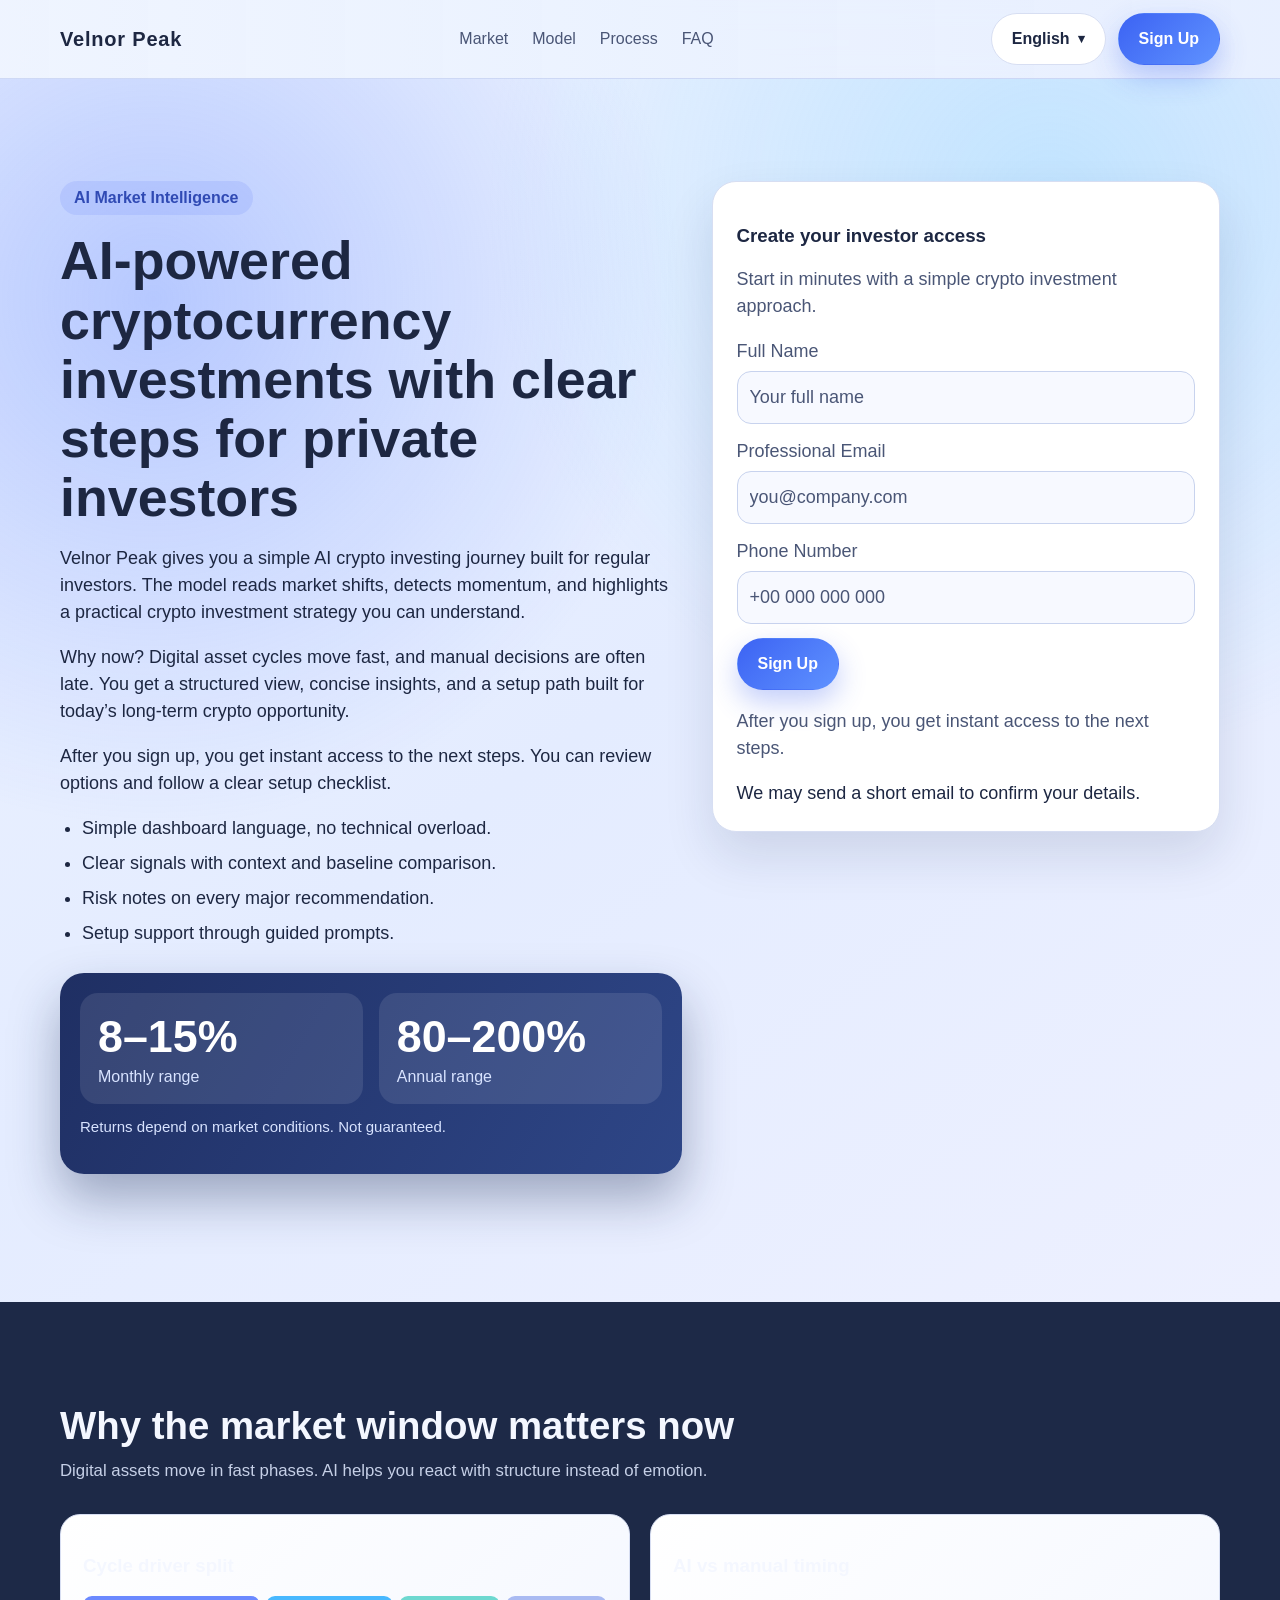
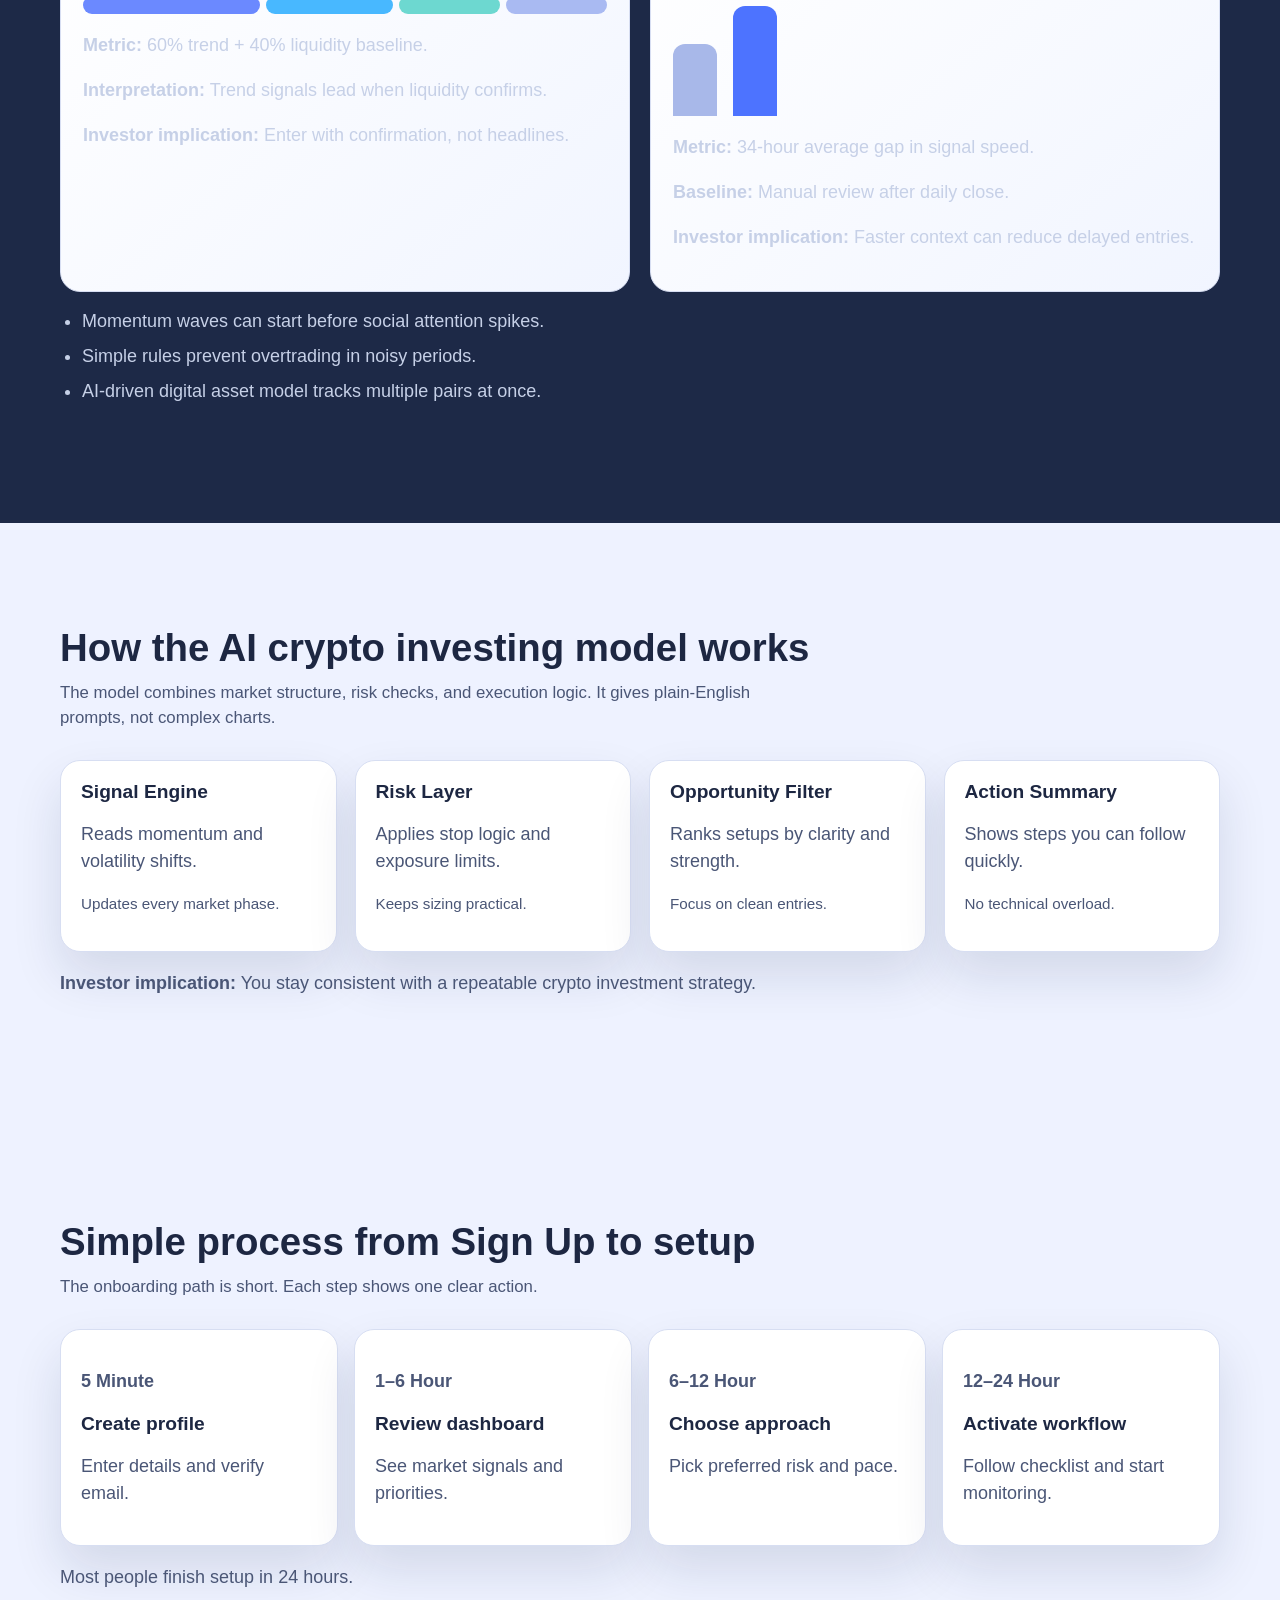
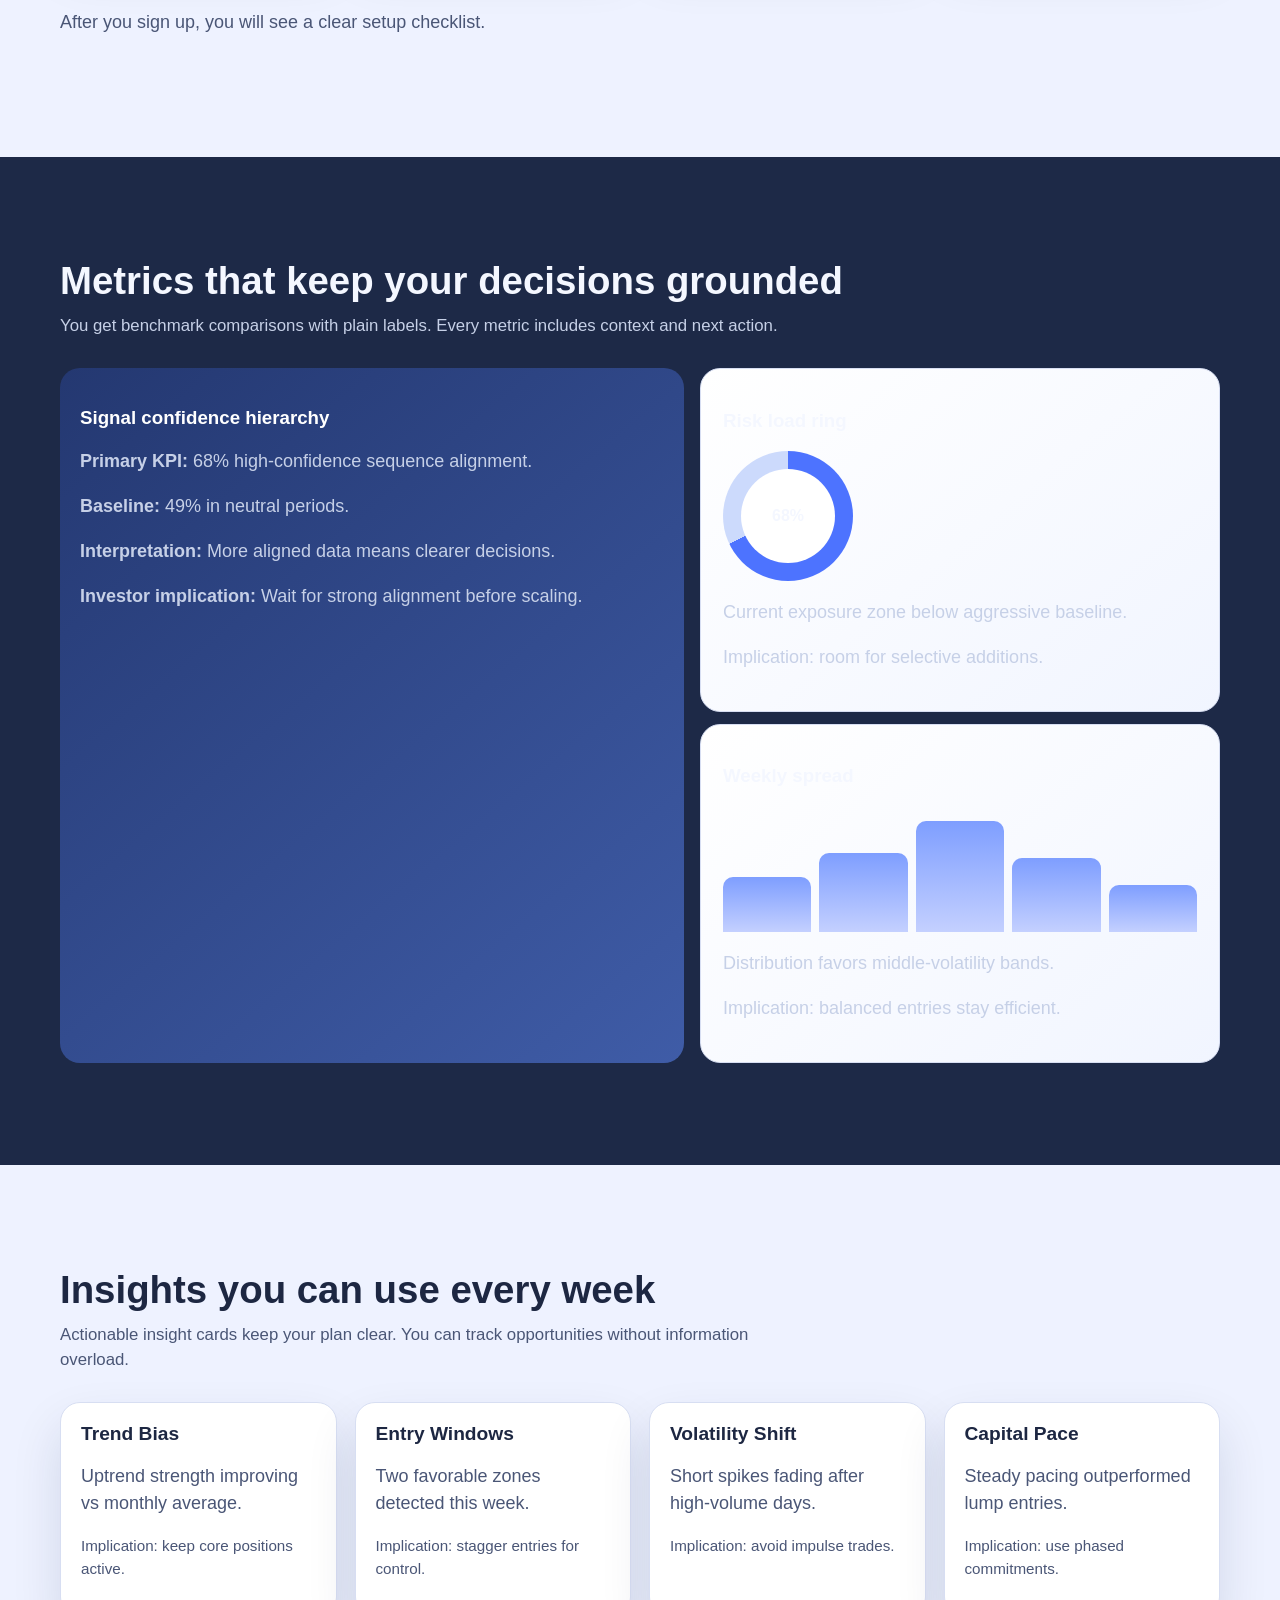
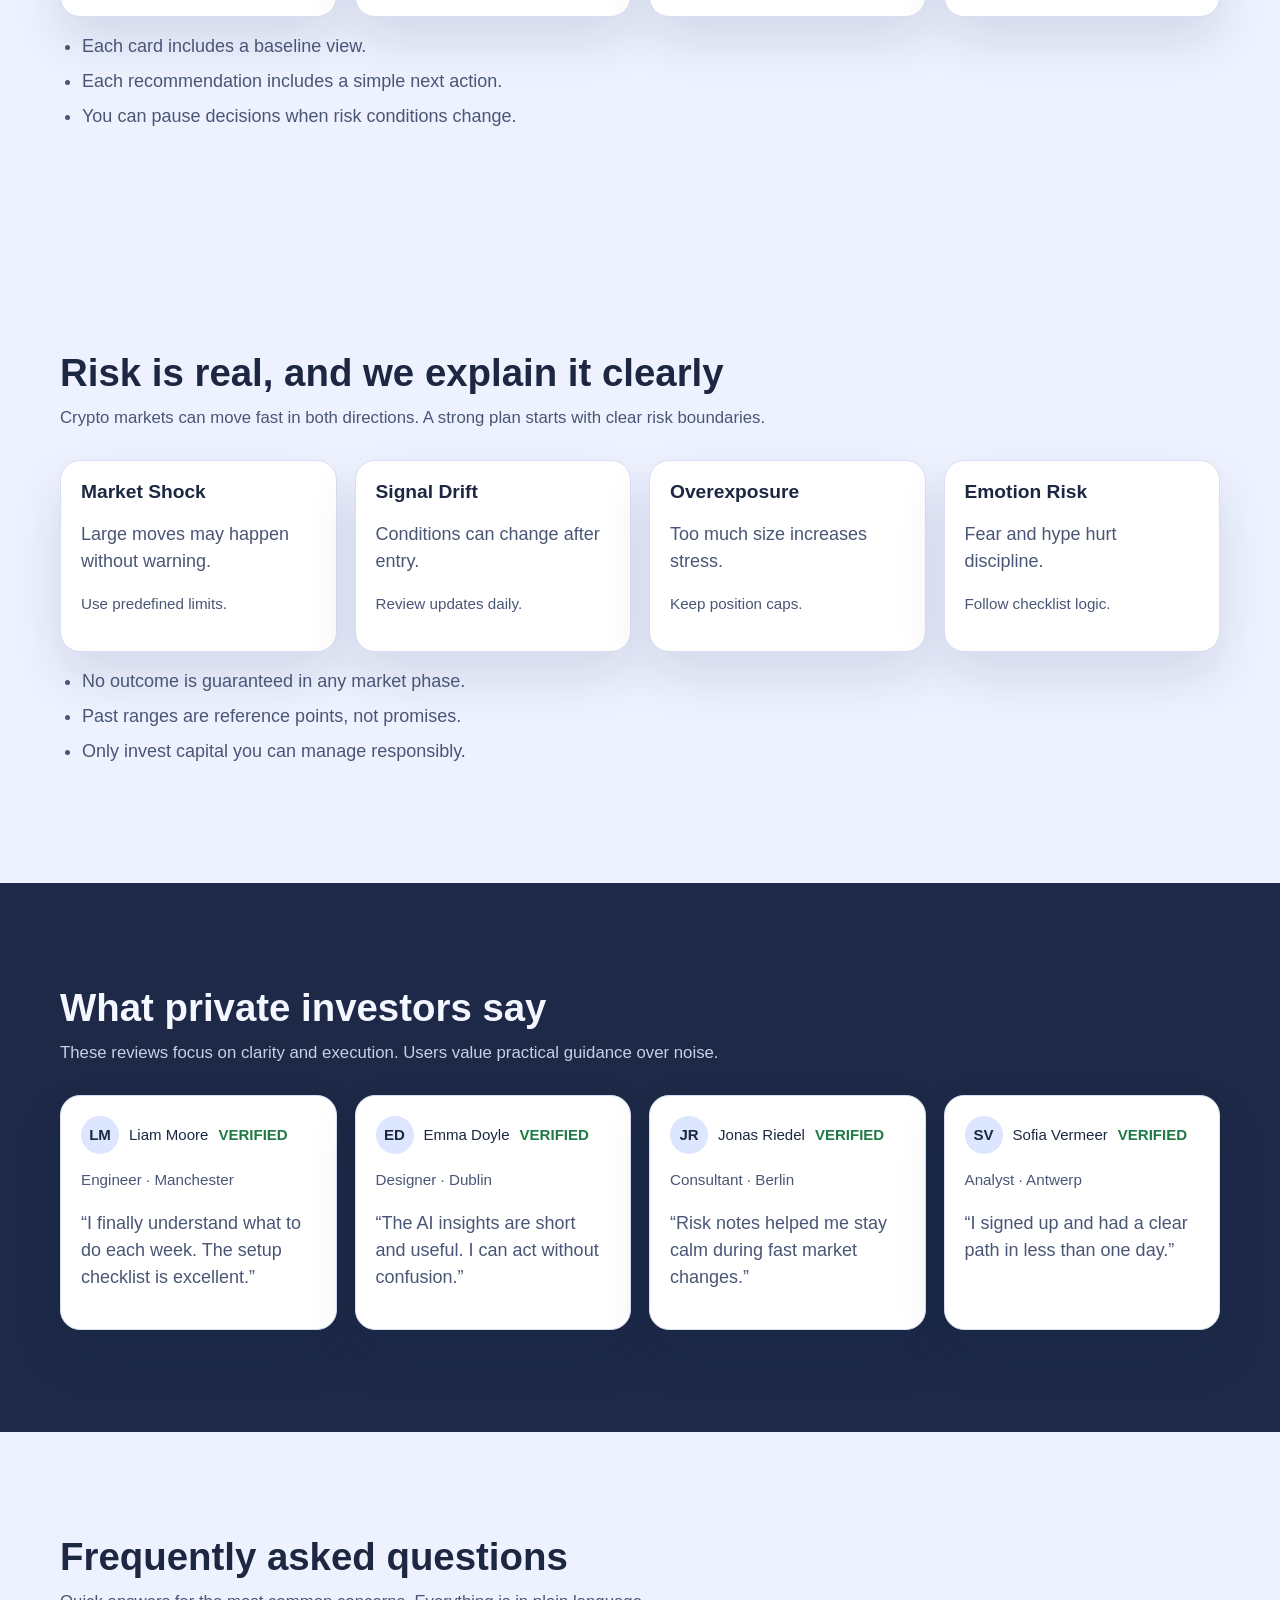
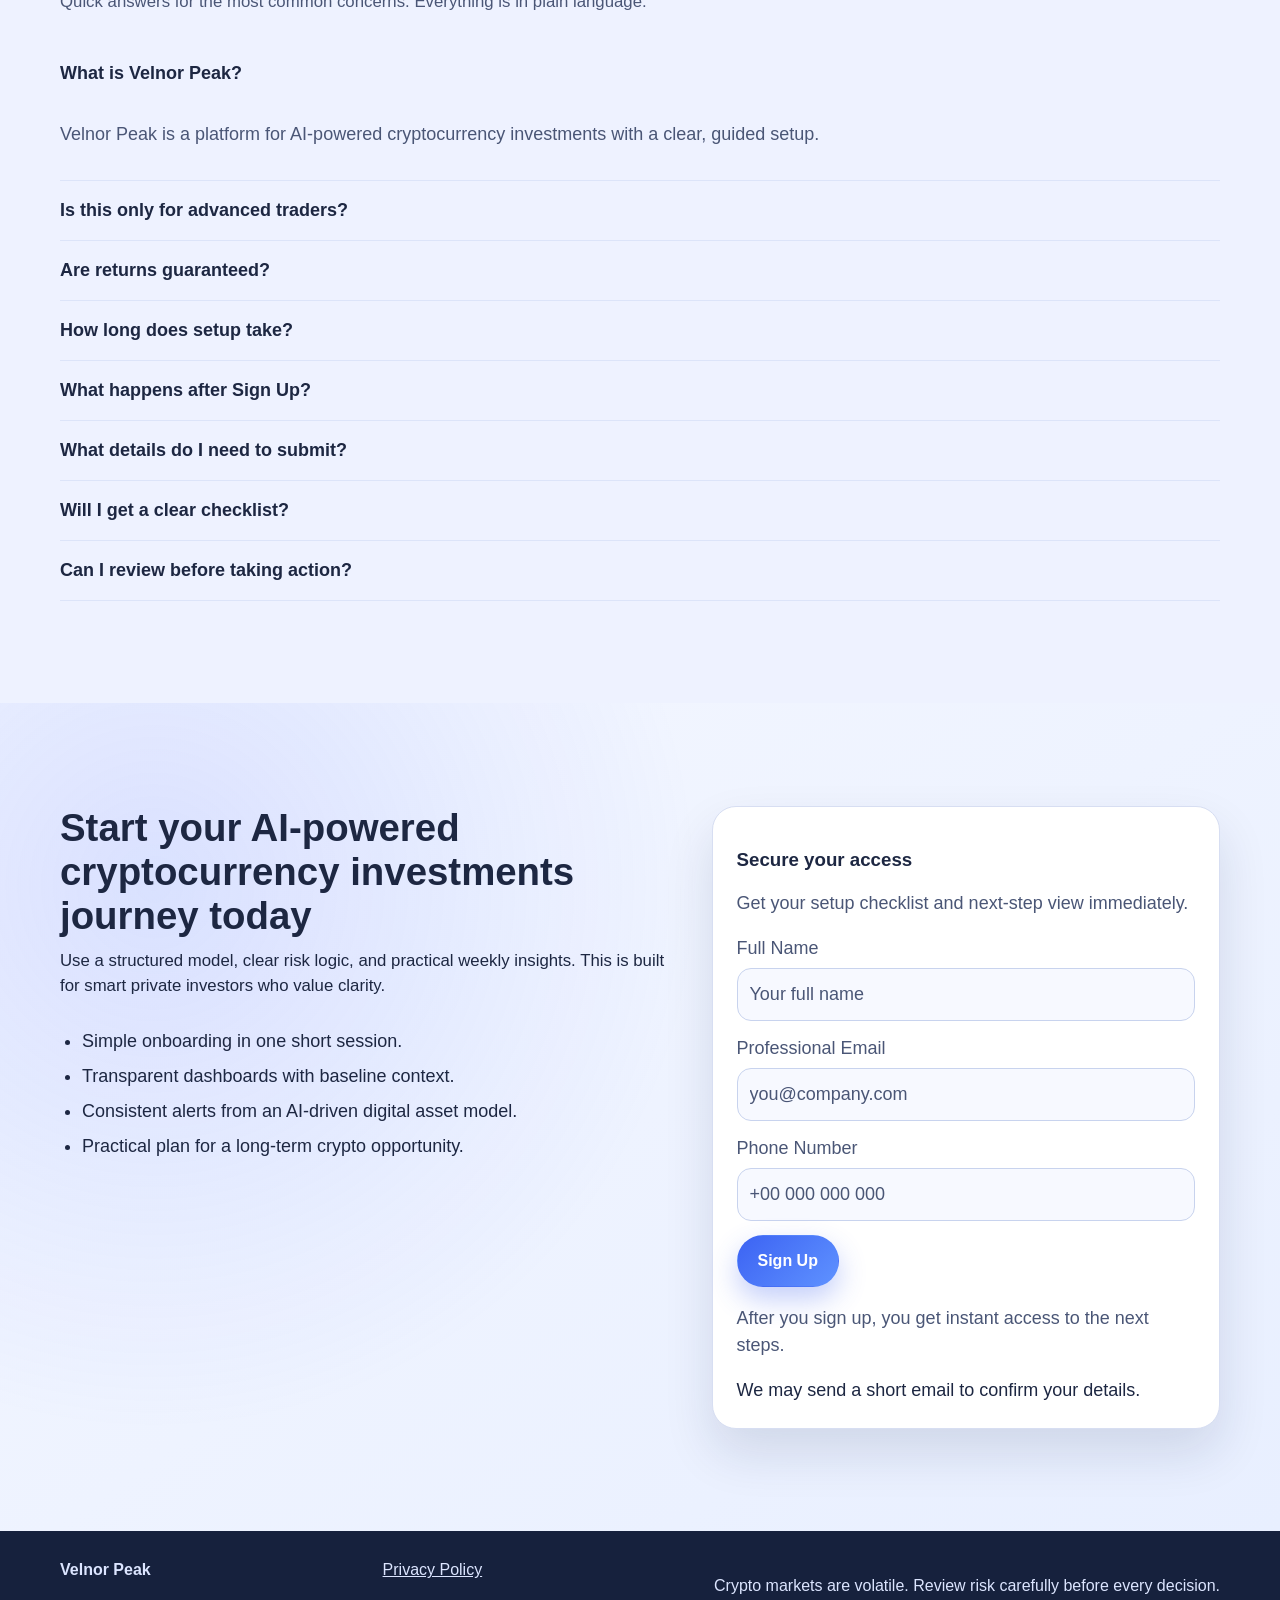
<file: index.html>
<!DOCTYPE html>
<html lang="en">
<head>
  <meta charset="UTF-8" />
  <meta name="viewport" content="width=device-width, initial-scale=1.0" />
  <title>Velnor Peak | AI-Powered Cryptocurrency Investments English Route</title>
  <meta name="description" content="Explore Velnor Peak, a premium AI-powered cryptocurrency investments landing route for English visitors. Learn the model, review risk, and sign up in minutes." />
  <link rel="canonical" href="https://velnorpeak.com/" />
  <link rel="alternate" hreflang="en" href="https://velnorpeak.com/" />
  <link rel="alternate" hreflang="de" href="https://velnorpeak.com/de/" />
  <link rel="alternate" hreflang="fr" href="https://velnorpeak.com/fr/" />
  <link rel="alternate" hreflang="es" href="https://velnorpeak.com/es/" />
  <link rel="alternate" hreflang="it" href="https://velnorpeak.com/it/" />
  <link rel="alternate" hreflang="tr" href="https://velnorpeak.com/tr/" />
  <link rel="alternate" hreflang="pt" href="https://velnorpeak.com/pt/" />
  <link rel="alternate" hreflang="jp" href="https://velnorpeak.com/jp/" />
  <link rel="alternate" hreflang="sk" href="https://velnorpeak.com/sk/" />
  <link rel="alternate" hreflang="be" href="https://velnorpeak.com/be/" />
  <link rel="alternate" hreflang="x-default" href="https://velnorpeak.com/" />
  <meta property="og:type" content="website" />
  <meta property="og:title" content="Velnor Peak | AI-Powered Cryptocurrency Investments English Route" />
  <meta property="og:description" content="Explore Velnor Peak, a premium AI-powered cryptocurrency investments landing route for English visitors. Learn the model, review risk, and sign up in minutes." />
  <meta property="og:url" content="https://velnorpeak.com/" />
  <meta property="og:site_name" content="Velnor Peak" />
  <meta name="twitter:card" content="summary_large_image" />
  <meta name="twitter:title" content="Velnor Peak | AI-Powered Cryptocurrency Investments English Route" />
  <meta name="twitter:description" content="Explore Velnor Peak, a premium AI-powered cryptocurrency investments landing route for English visitors. Learn the model, review risk, and sign up in minutes." />
  <link rel="stylesheet" href="assets/style.css" />
  <script type="application/ld+json">{"@context":"https://schema.org","@type":"Organization","name":"Velnor Peak","url":"https://velnorpeak.com","logo":"https://velnorpeak.com/assets/img/logo.png","sameAs":[]}</script>
  <script type="application/ld+json">{"@context":"https://schema.org","@type":"WebSite","name":"Velnor Peak","url":"https://velnorpeak.com/","potentialAction":{"@type":"SearchAction","target":"https://velnorpeak.com/?q={search_term_string}","query-input":"required name=search_term_string"}}</script>
  <script type="application/ld+json">{"@context":"https://schema.org","@type":"FAQPage","mainEntity":[{"@type":"Question","name":"What is Velnor Peak?","acceptedAnswer":{"@type":"Answer","text":"Velnor Peak is an AI crypto investing platform focused on clear setup and transparent steps."}},{"@type":"Question","name":"Are returns guaranteed?","acceptedAnswer":{"@type":"Answer","text":"No. Returns depend on market conditions and are never guaranteed."}},{"@type":"Question","name":"What happens after Sign Up?","acceptedAnswer":{"@type":"Answer","text":"After you sign up, you get instant access to the next steps."}}]}</script>
  <script type="application/ld+json">{"@context":"https://schema.org","@type":"Review","itemReviewed":{"@type":"Service","name":"Velnor Peak AI crypto investing access"},"author":{"@type":"Person","name":"Liam Moore"},"reviewRating":{"@type":"Rating","ratingValue":"5","bestRating":"5"},"reviewBody":"The setup flow was clear, practical, and easy to follow in one day."}</script>
</head>
<body>
  <a class="skip-link" href="#main">Skip to content</a>
  <header class="site-header">
    <div class="container header-inner">
      <div class="brand">Velnor Peak</div>
      <nav class="desktop-nav" aria-label="Primary"><a href="#market">Market</a>
        <a href="#model">Model</a>
        <a href="#process">Process</a>
        <a href="#faq">FAQ</a></nav>
      <div class="header-right">
        <div class="language-switcher">
          <button class="language-button" aria-label="Choose language">English</button>
          <ul class="language-list">
            <li><a href="index.html">🇬🇧 English</a></li>
            <li><a href="de/index.html">🇩🇪 Deutsch</a></li>
            <li><a href="fr/index.html">🇫🇷 Français</a></li>
            <li><a href="es/index.html">🇪🇸 Español</a></li>
            <li><a href="it/index.html">🇮🇹 Italiano</a></li>
            <li><a href="tr/index.html">🇹🇷 Türkçe</a></li>
            <li><a href="pt/index.html">🇵🇹 Português</a></li>
            <li><a href="jp/index.html">🇯🇵 日本語</a></li>
            <li><a href="sk/index.html">🇸🇰 Slovak</a></li>
            <li><a href="be/index.html">🇧🇪 Nederlands (BE)</a></li>
          </ul>
        </div>
        <a href="#signup" class="cta-button">Sign Up</a>
      </div>
      <button class="burger" aria-label="Open menu"><span></span><span></span><span></span></button>
    </div>
  </header>

  <div class="mobile-drawer" aria-hidden="true">
    <aside class="drawer-panel" role="dialog" aria-modal="true" aria-label="Mobile Menu">
      <button class="drawer-close" aria-label="Close menu">×</button>
      <nav class="mobile-nav" aria-label="Mobile Primary"><a href="#market">Market</a>
        <a href="#model">Model</a>
        <a href="#process">Process</a>
        <a href="#faq">FAQ</a></nav>
      <div class="language-switcher">
        <button class="language-button" aria-label="Choose language">English</button>
        <ul class="language-list">
            <li><a href="index.html">🇬🇧 English</a></li>
            <li><a href="de/index.html">🇩🇪 Deutsch</a></li>
            <li><a href="fr/index.html">🇫🇷 Français</a></li>
            <li><a href="es/index.html">🇪🇸 Español</a></li>
            <li><a href="it/index.html">🇮🇹 Italiano</a></li>
            <li><a href="tr/index.html">🇹🇷 Türkçe</a></li>
            <li><a href="pt/index.html">🇵🇹 Português</a></li>
            <li><a href="jp/index.html">🇯🇵 日本語</a></li>
            <li><a href="sk/index.html">🇸🇰 Slovak</a></li>
            <li><a href="be/index.html">🇧🇪 Nederlands (BE)</a></li>
        </ul>
      </div>
      <a href="#signup" class="mobile-cta">Sign Up</a>
    </aside>
  </div>

  <main id="main">
    <section class="section hero" id="top">
      <div class="container hero-grid">
        <div data-animate>
          <span class="badge">AI Market Intelligence</span>
          <h1>AI-powered cryptocurrency investments with clear steps for private investors</h1>
          <div class="lead">
            <p>Velnor Peak gives you a simple AI crypto investing journey built for regular investors. The model reads market shifts, detects momentum, and highlights a practical crypto investment strategy you can understand.</p>
            <p>Why now? Digital asset cycles move fast, and manual decisions are often late. You get a structured view, concise insights, and a setup path built for today’s long-term crypto opportunity.</p>
            <p>After you sign up, you get instant access to the next steps. You can review options and follow a clear setup checklist.</p>
          </div>
          <ul class="bullet-list" aria-label="Trust points">
            <li>Simple dashboard language, no technical overload.</li>
            <li>Clear signals with context and baseline comparison.</li>
            <li>Risk notes on every major recommendation.</li>
            <li>Setup support through guided prompts.</li>
          </ul>
          <div class="performance-range" aria-label="Performance range">
            <div class="range-grid">
              <div class="range-item"><div class="range-value">8–15%</div><div class="range-label">Monthly range</div></div>
              <div class="range-item"><div class="range-value">80–200%</div><div class="range-label">Annual range</div></div>
            </div>
            <p class="range-note">Returns depend on market conditions. Not guaranteed.</p>
          </div>
        </div>
        <div data-animate>
          <form class="form-card signup-form" id="signup" novalidate>
            <h3 class="form-title">Create your investor access</h3>
            <p class="form-sub">Start in minutes with a simple crypto investment approach.</p>
            <label>Full Name<input type="text" name="name" placeholder="Your full name" required /></label>
            <label>Professional Email<input type="email" name="email" placeholder="you@company.com" required /></label>
            <label>Phone Number<input type="tel" name="phone" placeholder="+00 000 000 000" required /></label>
            <button class="cta-button" type="submit">Sign Up</button>
            <p>After you sign up, you get instant access to the next steps.</p>
            <small>We may send a short email to confirm your details.</small>
            <div class="form-success" role="status">Success. Your access request is saved.</div>
          </form>
        </div>
      </div>
    </section>

    <section class="section dark" id="market">
      <div class="container" data-animate>
        <h2>Why the market window matters now</h2>
        <p class="section-intro">Digital assets move in fast phases. AI helps you react with structure instead of emotion.</p>
        <div class="visual-grid">
          <article class="visual">
            <h3>Cycle driver split</h3>
            <div class="stack-bars"><span class="bar-a"></span><span class="bar-b"></span><span class="bar-c"></span><span class="bar-d"></span></div>
            <p><strong>Metric:</strong> 60% trend + 40% liquidity baseline.</p>
            <p><strong>Interpretation:</strong> Trend signals lead when liquidity confirms.</p>
            <p><strong>Investor implication:</strong> Enter with confirmation, not headlines.</p>
          </article>
          <article class="visual">
            <h3>AI vs manual timing</h3>
            <div class="dual-bars"><span class="left"></span><span class="right"></span></div>
            <p><strong>Metric:</strong> 34-hour average gap in signal speed.</p>
            <p><strong>Baseline:</strong> Manual review after daily close.</p>
            <p><strong>Investor implication:</strong> Faster context can reduce delayed entries.</p>
          </article>
        </div>
        <ul class="bullet-list">
          <li>Momentum waves can start before social attention spikes.</li>
          <li>Simple rules prevent overtrading in noisy periods.</li>
          <li>AI-driven digital asset model tracks multiple pairs at once.</li>
        </ul>
      </div>
    </section>

    <section class="section light" id="model">
      <div class="container" data-animate>
        <h2>How the AI crypto investing model works</h2>
        <p class="section-intro">The model combines market structure, risk checks, and execution logic. It gives plain-English prompts, not complex charts.</p>
        <div class="card-grid">
          <article class="card"><h3>Signal Engine</h3><p>Reads momentum and volatility shifts.</p><p class="muted">Updates every market phase.</p></article>
          <article class="card"><h3>Risk Layer</h3><p>Applies stop logic and exposure limits.</p><p class="muted">Keeps sizing practical.</p></article>
          <article class="card"><h3>Opportunity Filter</h3><p>Ranks setups by clarity and strength.</p><p class="muted">Focus on clean entries.</p></article>
          <article class="card"><h3>Action Summary</h3><p>Shows steps you can follow quickly.</p><p class="muted">No technical overload.</p></article>
        </div>
        <p><strong>Investor implication:</strong> You stay consistent with a repeatable crypto investment strategy.</p>
      </div>
    </section>

    <section class="section light" id="process">
      <div class="container" data-animate>
        <h2>Simple process from Sign Up to setup</h2>
        <p class="section-intro">The onboarding path is short. Each step shows one clear action.</p>
        <div class="process-grid">
          <article class="card"><p class="step-time">5 Minute</p><h3>Create profile</h3><p>Enter details and verify email.</p></article>
          <article class="card"><p class="step-time">1–6 Hour</p><h3>Review dashboard</h3><p>See market signals and priorities.</p></article>
          <article class="card"><p class="step-time">6–12 Hour</p><h3>Choose approach</h3><p>Pick preferred risk and pace.</p></article>
          <article class="card"><p class="step-time">12–24 Hour</p><h3>Activate workflow</h3><p>Follow checklist and start monitoring.</p></article>
        </div>
        <p>Most people finish setup in 24 hours.</p>
        <p>After you sign up, you will see a clear setup checklist.</p>
      </div>
    </section>

    <section class="section dark" id="metrics">
      <div class="container" data-animate>
        <h2>Metrics that keep your decisions grounded</h2>
        <p class="section-intro">You get benchmark comparisons with plain labels. Every metric includes context and next action.</p>
        <div class="kpi-panel">
          <div class="kpi-main">
            <h3>Signal confidence hierarchy</h3>
            <p><strong>Primary KPI:</strong> 68% high-confidence sequence alignment.</p>
            <p><strong>Baseline:</strong> 49% in neutral periods.</p>
            <p><strong>Interpretation:</strong> More aligned data means clearer decisions.</p>
            <p><strong>Investor implication:</strong> Wait for strong alignment before scaling.</p>
          </div>
          <div class="kpi-side">
            <article class="visual"><h3>Risk load ring</h3><div class="ring"></div><p>Current exposure zone below aggressive baseline.</p><p>Implication: room for selective additions.</p></article>
            <article class="visual"><h3>Weekly spread</h3><div class="distribution"><span style="height:44%"></span><span style="height:63%"></span><span style="height:88%"></span><span style="height:59%"></span><span style="height:37%"></span></div><p>Distribution favors middle-volatility bands.</p><p>Implication: balanced entries stay efficient.</p></article>
          </div>
        </div>
      </div>
    </section>

    <section class="section light" id="insights">
      <div class="container" data-animate>
        <h2>Insights you can use every week</h2>
        <p class="section-intro">Actionable insight cards keep your plan clear. You can track opportunities without information overload.</p>
        <div class="card-grid">
          <article class="card"><h3>Trend Bias</h3><p>Uptrend strength improving vs monthly average.</p><p class="muted">Implication: keep core positions active.</p></article>
          <article class="card"><h3>Entry Windows</h3><p>Two favorable zones detected this week.</p><p class="muted">Implication: stagger entries for control.</p></article>
          <article class="card"><h3>Volatility Shift</h3><p>Short spikes fading after high-volume days.</p><p class="muted">Implication: avoid impulse trades.</p></article>
          <article class="card"><h3>Capital Pace</h3><p>Steady pacing outperformed lump entries.</p><p class="muted">Implication: use phased commitments.</p></article>
        </div>
        <ul class="bullet-list">
          <li>Each card includes a baseline view.</li>
          <li>Each recommendation includes a simple next action.</li>
          <li>You can pause decisions when risk conditions change.</li>
        </ul>
      </div>
    </section>

    <section class="section light" id="risk">
      <div class="container" data-animate>
        <h2>Risk is real, and we explain it clearly</h2>
        <p class="section-intro">Crypto markets can move fast in both directions. A strong plan starts with clear risk boundaries.</p>
        <div class="card-grid">
          <article class="card"><h3>Market Shock</h3><p>Large moves may happen without warning.</p><p class="muted">Use predefined limits.</p></article>
          <article class="card"><h3>Signal Drift</h3><p>Conditions can change after entry.</p><p class="muted">Review updates daily.</p></article>
          <article class="card"><h3>Overexposure</h3><p>Too much size increases stress.</p><p class="muted">Keep position caps.</p></article>
          <article class="card"><h3>Emotion Risk</h3><p>Fear and hype hurt discipline.</p><p class="muted">Follow checklist logic.</p></article>
        </div>
        <ul class="bullet-list">
          <li>No outcome is guaranteed in any market phase.</li>
          <li>Past ranges are reference points, not promises.</li>
          <li>Only invest capital you can manage responsibly.</li>
        </ul>
      </div>
    </section>

    <section class="section dark" id="reviews">
      <div class="container" data-animate>
        <h2>What private investors say</h2>
        <p class="section-intro">These reviews focus on clarity and execution. Users value practical guidance over noise.</p>
        <div class="card-grid">
          <article class="card"><div class="review-head"><span class="avatar">LM</span> Liam Moore <span class="verified">VERIFIED</span></div><p class="muted">Engineer · Manchester</p><p>“I finally understand what to do each week. The setup checklist is excellent.”</p></article>
          <article class="card"><div class="review-head"><span class="avatar">ED</span> Emma Doyle <span class="verified">VERIFIED</span></div><p class="muted">Designer · Dublin</p><p>“The AI insights are short and useful. I can act without confusion.”</p></article>
          <article class="card"><div class="review-head"><span class="avatar">JR</span> Jonas Riedel <span class="verified">VERIFIED</span></div><p class="muted">Consultant · Berlin</p><p>“Risk notes helped me stay calm during fast market changes.”</p></article>
          <article class="card"><div class="review-head"><span class="avatar">SV</span> Sofia Vermeer <span class="verified">VERIFIED</span></div><p class="muted">Analyst · Antwerp</p><p>“I signed up and had a clear path in less than one day.”</p></article>
        </div>
      </div>
    </section>

    <section class="section light" id="faq">
      <div class="container" data-animate>
        <h2>Frequently asked questions</h2>
        <p class="section-intro">Quick answers for the most common concerns. Everything is in plain language.</p>
        <div class="faq-list">
          <article class="faq-item open"><button class="faq-question" aria-expanded="true">What is Velnor Peak?</button><div class="faq-answer"><p>Velnor Peak is a platform for AI-powered cryptocurrency investments with a clear, guided setup.</p></div></article>
          <article class="faq-item"><button class="faq-question" aria-expanded="false">Is this only for advanced traders?</button><div class="faq-answer"><p>No. It is designed for regular private investors who want a simple process.</p></div></article>
          <article class="faq-item"><button class="faq-question" aria-expanded="false">Are returns guaranteed?</button><div class="faq-answer"><p>No. Returns depend on market conditions. Not guaranteed.</p></div></article>
          <article class="faq-item"><button class="faq-question" aria-expanded="false">How long does setup take?</button><div class="faq-answer"><p>Most people finish setup in 24 hours.</p></div></article>
          <article class="faq-item"><button class="faq-question" aria-expanded="false">What happens after Sign Up?</button><div class="faq-answer"><p>After you sign up, you get instant access to the next steps.</p></div></article>
          <article class="faq-item"><button class="faq-question" aria-expanded="false">What details do I need to submit?</button><div class="faq-answer"><p>Only Full Name, Professional Email, and Phone Number.</p></div></article>
          <article class="faq-item"><button class="faq-question" aria-expanded="false">Will I get a clear checklist?</button><div class="faq-answer"><p>Yes. After you sign up, you will see a clear setup checklist.</p></div></article>
          <article class="faq-item"><button class="faq-question" aria-expanded="false">Can I review before taking action?</button><div class="faq-answer"><p>Yes. You can review the options and choose what to do next.</p></div></article>
        </div>
      </div>
    </section>

    <section class="section final-cta" id="final">
      <div class="container hero-grid" data-animate>
        <div>
          <h2>Start your AI-powered cryptocurrency investments journey today</h2>
          <p class="section-intro">Use a structured model, clear risk logic, and practical weekly insights. This is built for smart private investors who value clarity.</p>
          <ul class="bullet-list">
            <li>Simple onboarding in one short session.</li>
            <li>Transparent dashboards with baseline context.</li>
            <li>Consistent alerts from an AI-driven digital asset model.</li>
            <li>Practical plan for a long-term crypto opportunity.</li>
          </ul>
        </div>
        <form class="form-card signup-form" novalidate>
          <h3 class="form-title">Secure your access</h3>
          <p class="form-sub">Get your setup checklist and next-step view immediately.</p>
          <label>Full Name<input type="text" name="name" placeholder="Your full name" required /></label>
          <label>Professional Email<input type="email" name="email" placeholder="you@company.com" required /></label>
          <label>Phone Number<input type="tel" name="phone" placeholder="+00 000 000 000" required /></label>
          <button class="cta-button" type="submit">Sign Up</button>
          <p>After you sign up, you get instant access to the next steps.</p>
          <small>We may send a short email to confirm your details.</small>
          <div class="form-success" role="status">Success. Your access request is saved.</div>
        </form>
      </div>
    </section>
  </main>

  <footer class="site-footer">
    <div class="container footer-inner">
      <strong>Velnor Peak</strong>
      <a href="#" data-open-privacy class="privacy-link">Privacy Policy</a>
      <p>Crypto markets are volatile. Review risk carefully before every decision.</p>
    </div>
  </footer>

  <div class="modal" id="privacy-modal" aria-hidden="true">
    <div class="modal-panel" role="dialog" aria-modal="true" aria-label="Privacy Policy">
      <div class="modal-head">
        <button data-close-modal aria-label="Close privacy policy" style="float:right;border:0;background:none;font-size:1.6rem;">×</button>
        <h3>Privacy Policy</h3>
      </div>
      <div class="modal-body">
        <h4>Introduction</h4><p>This Privacy Policy explains how Velnor Peak collects, uses, and protects personal data across all site routes.</p>
        <h4>Data collection</h4><p>We collect Full Name, Professional Email, and Phone Number when you submit forms. We also collect technical usage data such as browser type and visit events.</p>
        <h4>Legal basis</h4><p>We process your information based on consent, site operations, and legitimate interest in improving service quality.</p>
        <h4>Cookies</h4><p>We use essential cookies for session stability and analytics cookies for aggregated behavior understanding.</p>
        <h4>Retention</h4><p>We keep form submissions only as long as needed for onboarding and legal record duties.</p>
        <h4>Third-party sharing</h4><p>We may use secure service providers for hosting, analytics, and communication delivery under contractual safeguards.</p>
        <h4>Security</h4><p>We use encryption in transit, access controls, and monitoring practices designed to reduce unauthorized access risk.</p>
        <h4>User rights</h4><p>You can request access, correction, deletion, portability, and processing restriction where applicable under local law.</p>
        <h4>International transfers</h4><p>If data is transferred across borders, we use recognized contractual measures to protect personal data.</p>
        <h4>Industry risk disclosure</h4><p>Digital asset markets are volatile. Information is educational and operational, not guaranteed investment results.</p>
        <h4>Contact</h4><p>For privacy requests, contact privacy@velnorpeak.com. We answer verified requests within a reasonable period.</p>
      </div>
      <div class="modal-foot"><button data-close-modal class="language-button">Close</button></div>
    </div>
  </div>

  <script src="assets/app.js" defer></script>
</body>
</html>
</file>
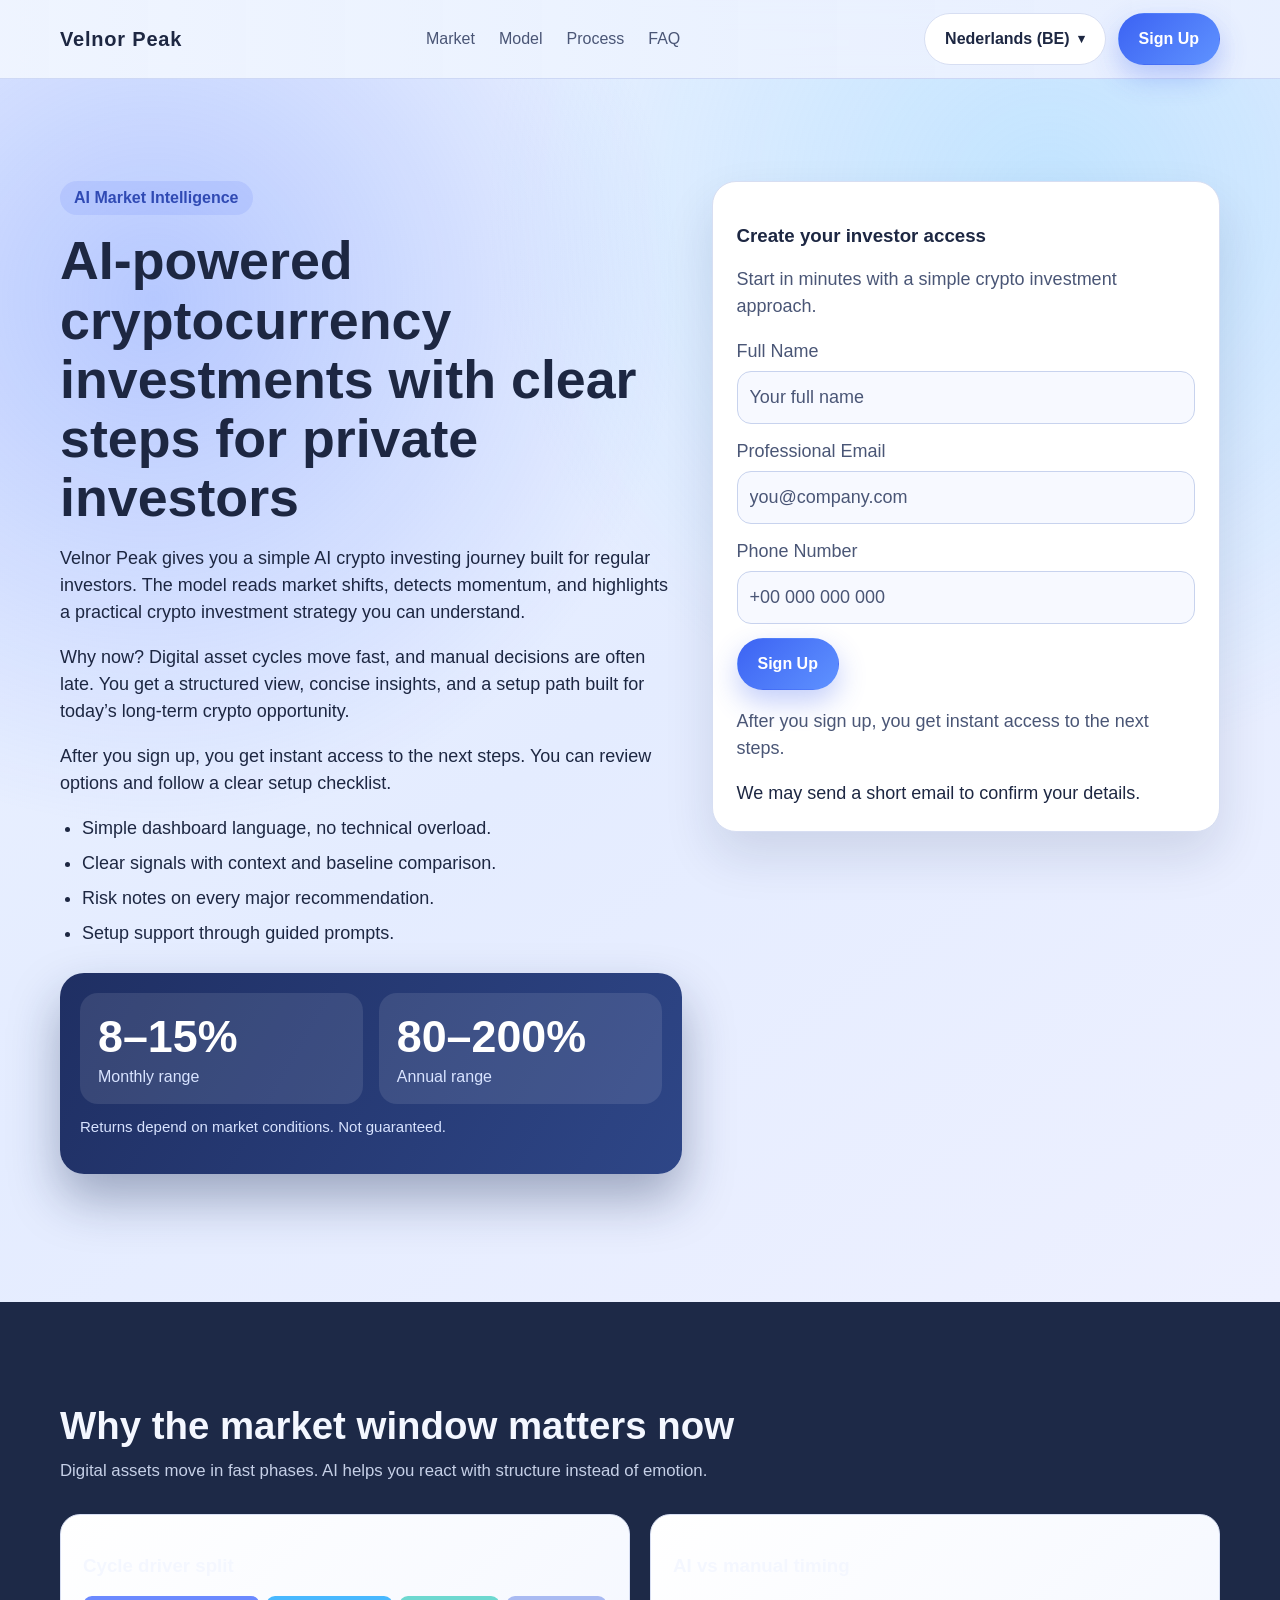
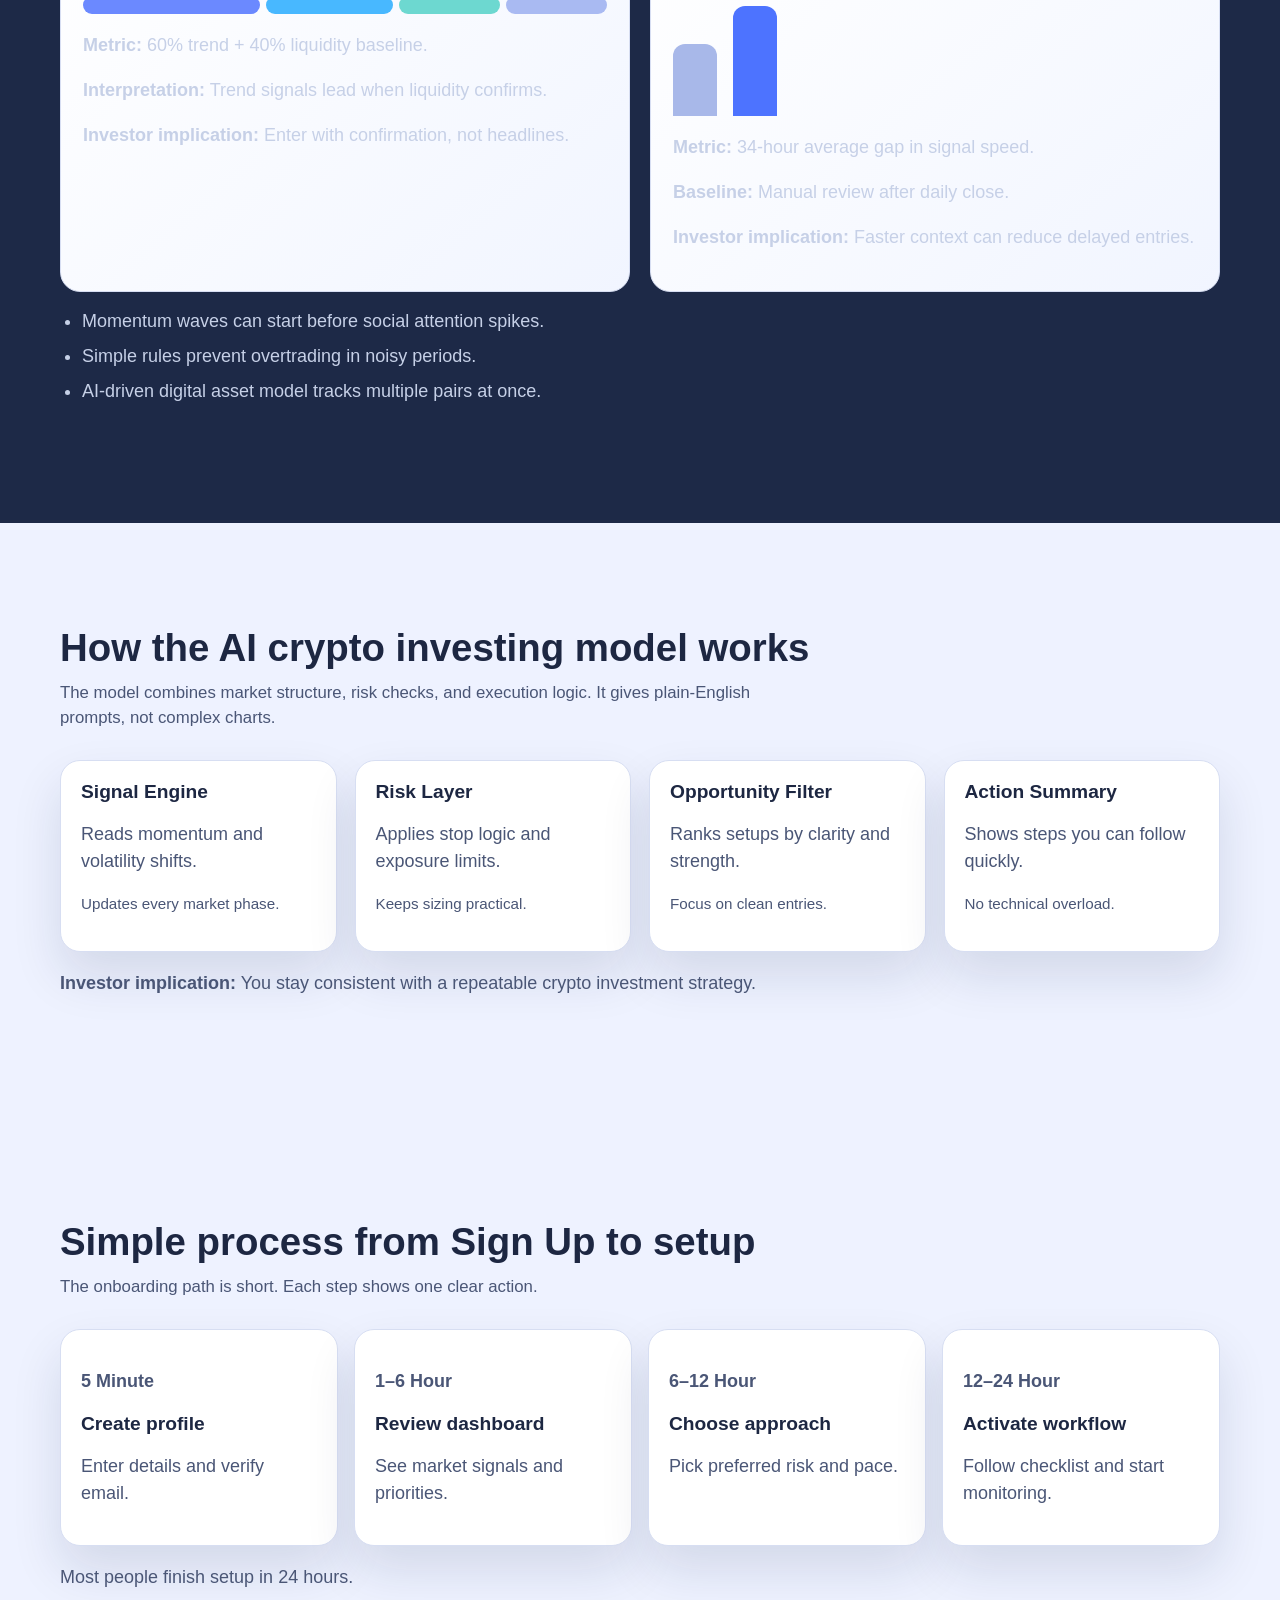
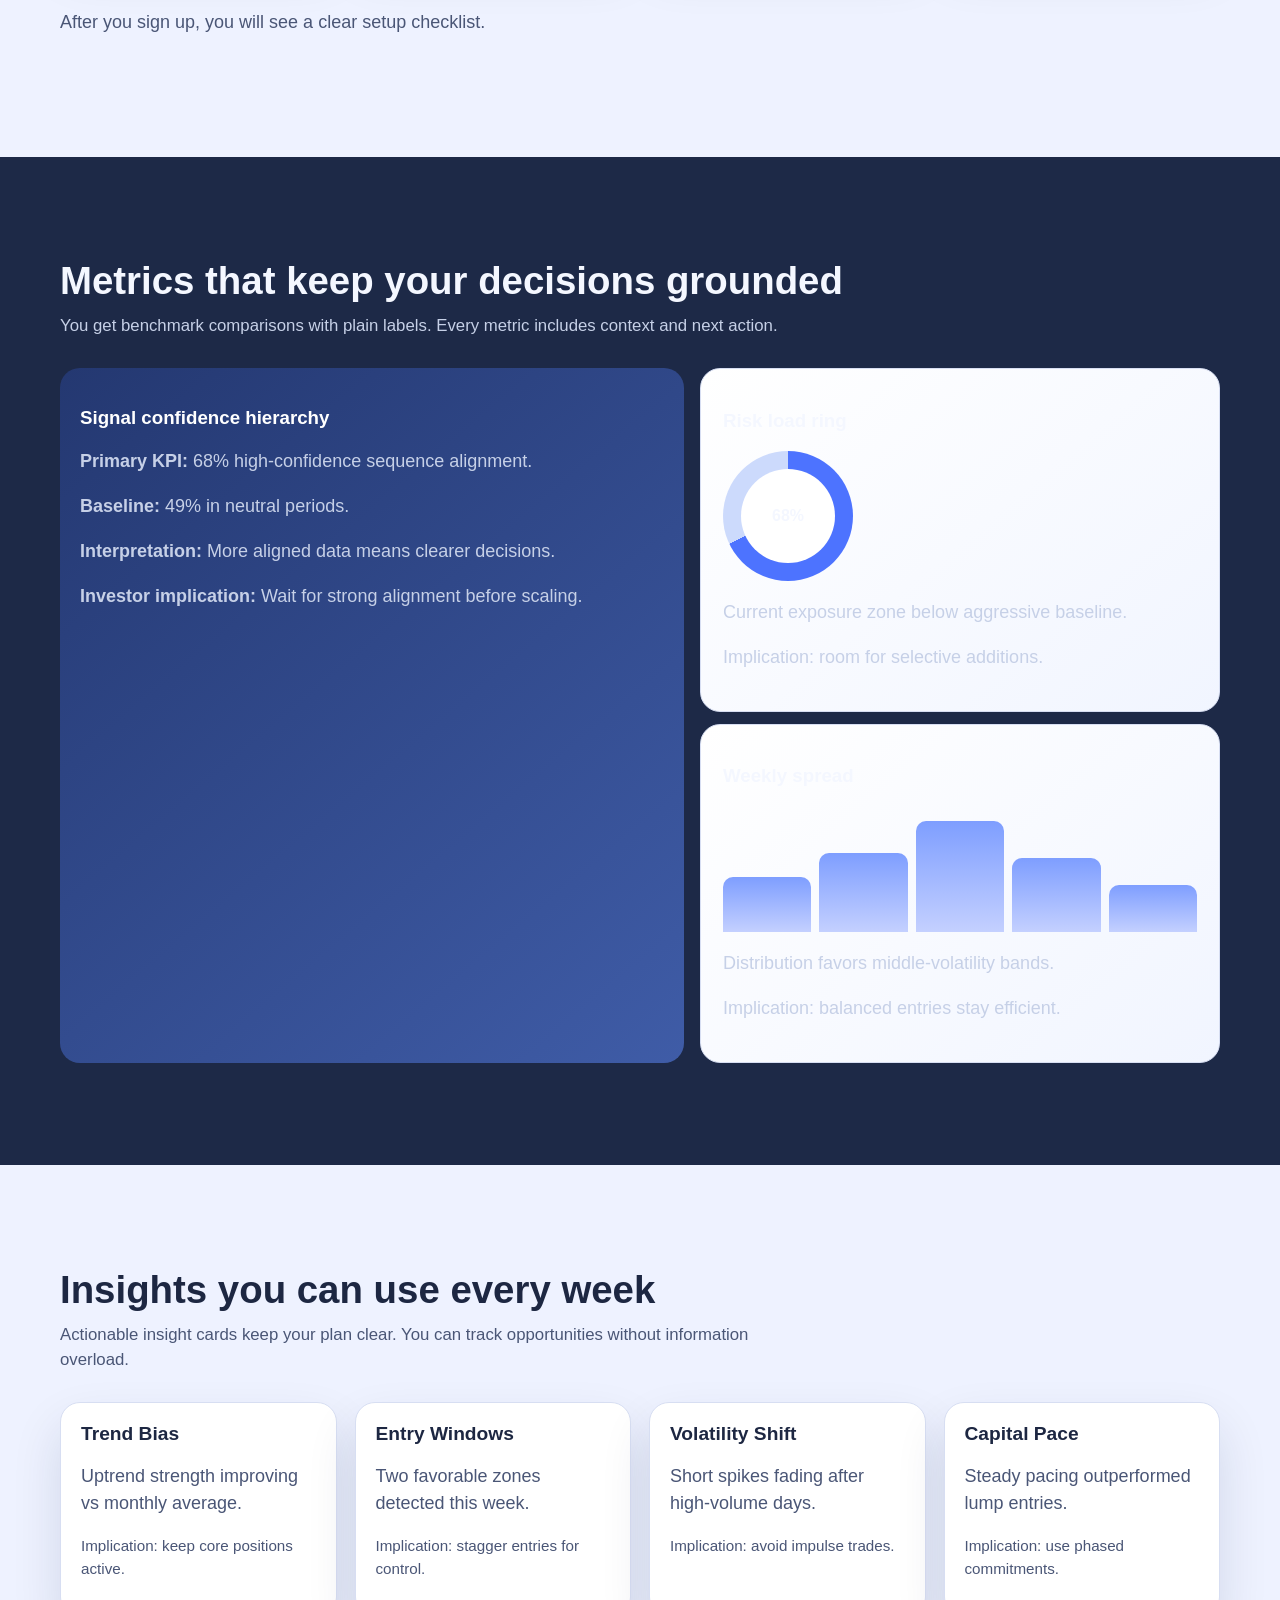
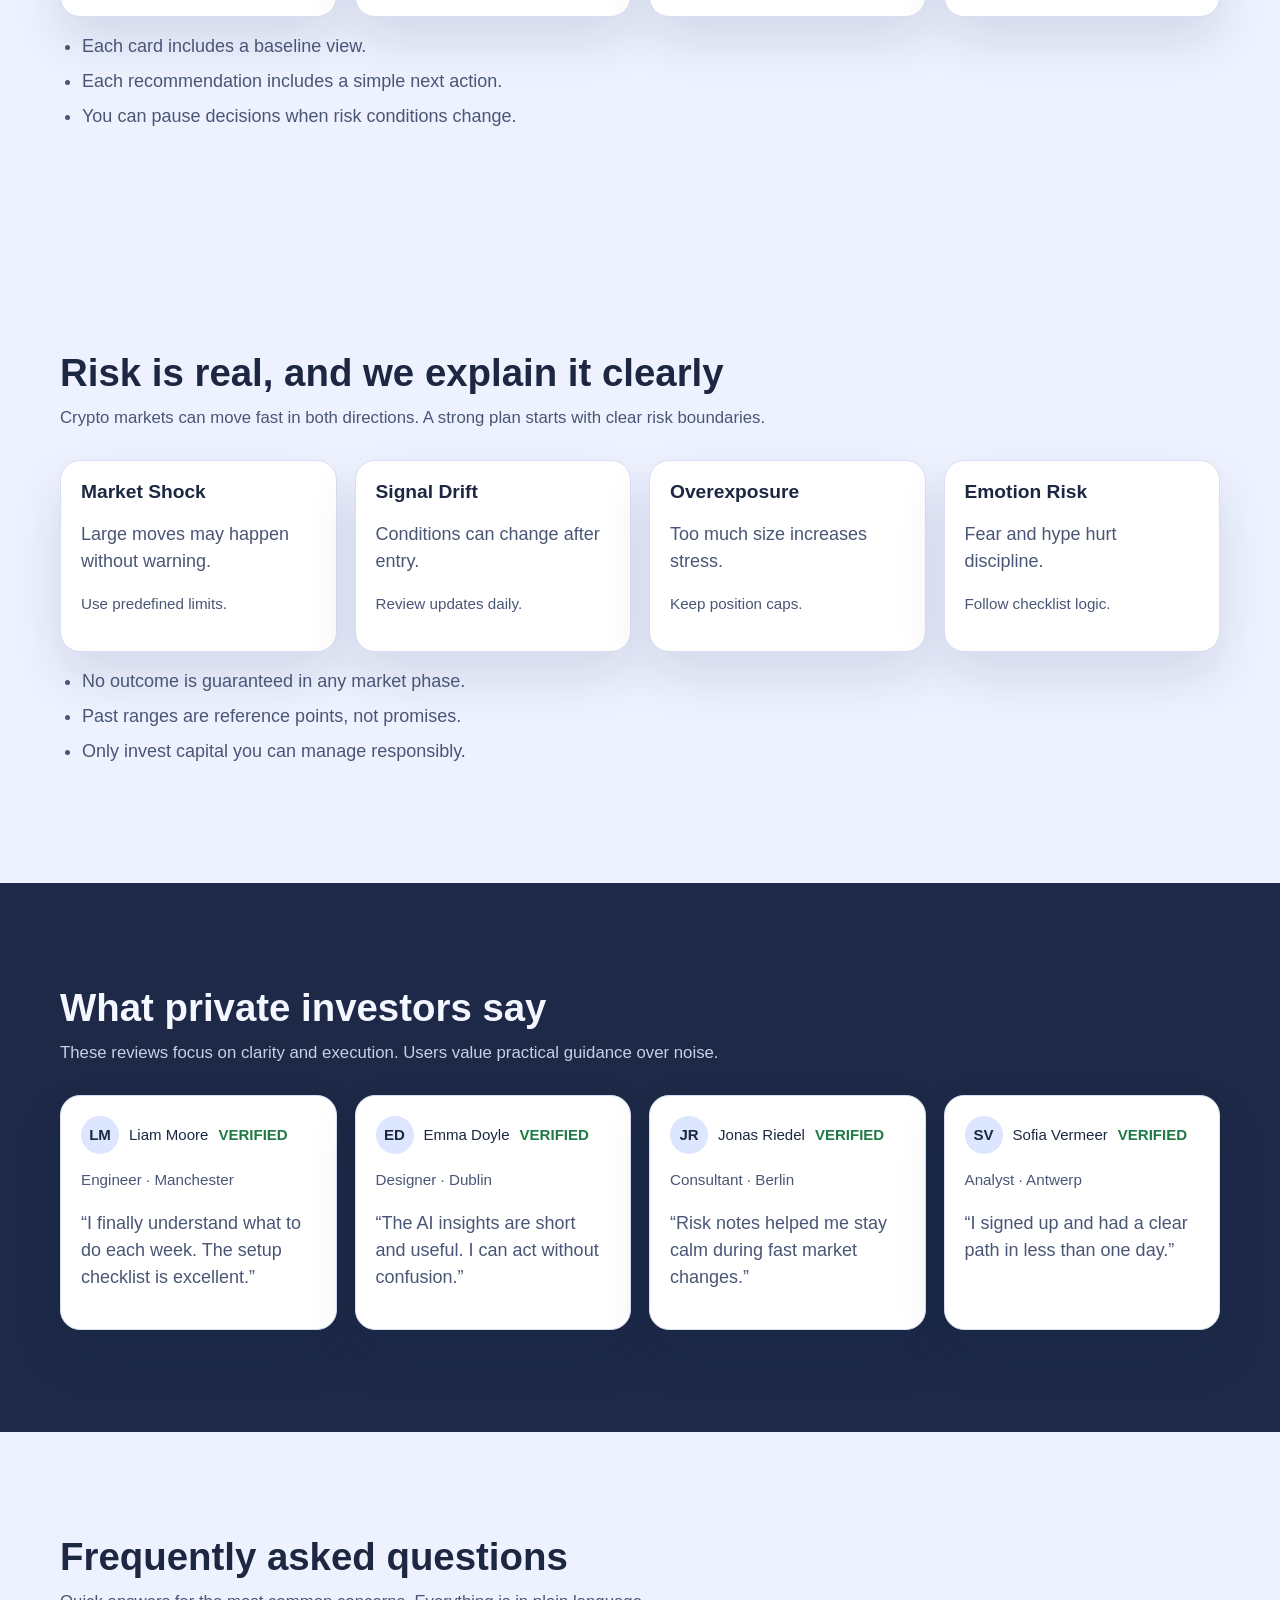
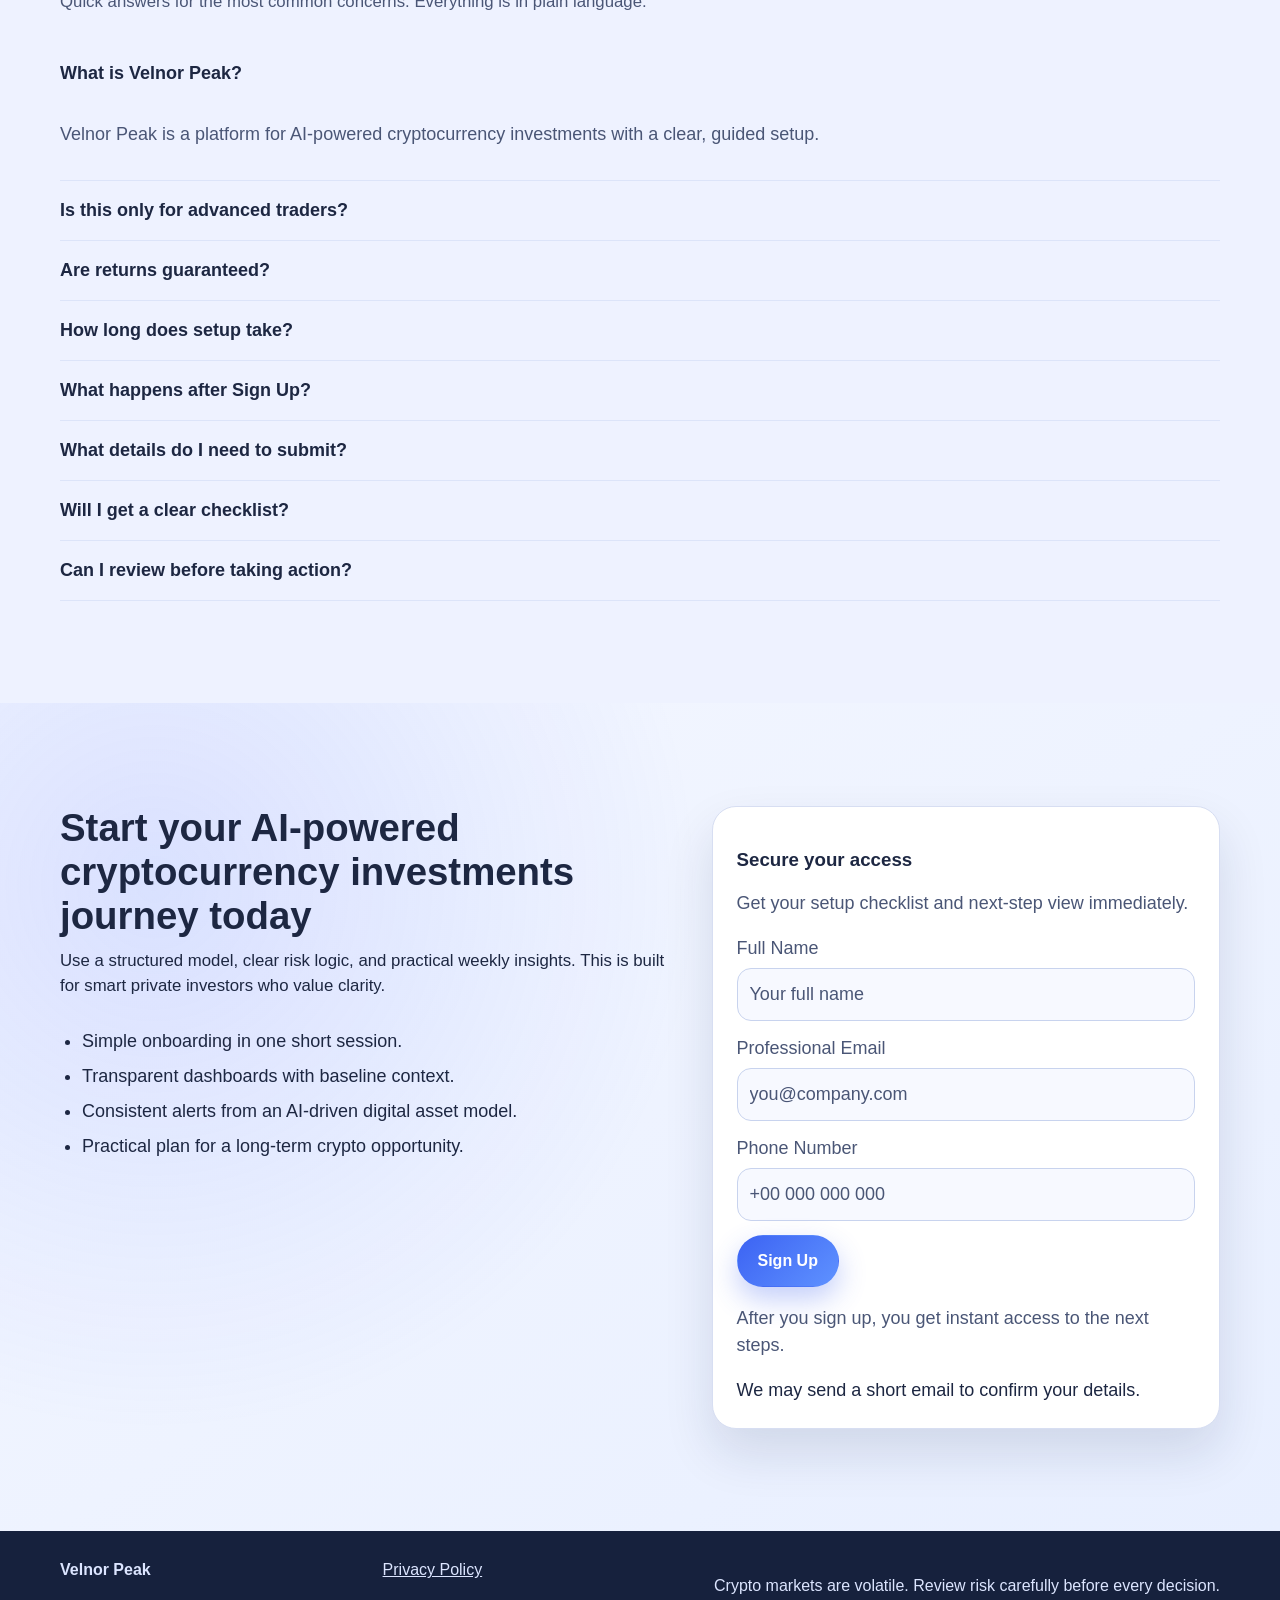
<file: be/index.html>
<!DOCTYPE html>
<html lang="en">
<head>
  <meta charset="UTF-8" />
  <meta name="viewport" content="width=device-width, initial-scale=1.0" />
  <title>Velnor Peak | AI-Powered Cryptocurrency Investments Nederlands (BE) Route</title>
  <meta name="description" content="Explore Velnor Peak, a premium AI-powered cryptocurrency investments landing route for Nederlands (BE) visitors. Learn the model, review risk, and sign up in minutes." />
  <link rel="canonical" href="https://velnorpeak.com/be/" />
  <link rel="alternate" hreflang="en" href="https://velnorpeak.com/" />
  <link rel="alternate" hreflang="de" href="https://velnorpeak.com/de/" />
  <link rel="alternate" hreflang="fr" href="https://velnorpeak.com/fr/" />
  <link rel="alternate" hreflang="es" href="https://velnorpeak.com/es/" />
  <link rel="alternate" hreflang="it" href="https://velnorpeak.com/it/" />
  <link rel="alternate" hreflang="tr" href="https://velnorpeak.com/tr/" />
  <link rel="alternate" hreflang="pt" href="https://velnorpeak.com/pt/" />
  <link rel="alternate" hreflang="jp" href="https://velnorpeak.com/jp/" />
  <link rel="alternate" hreflang="sk" href="https://velnorpeak.com/sk/" />
  <link rel="alternate" hreflang="be" href="https://velnorpeak.com/be/" />
  <link rel="alternate" hreflang="x-default" href="https://velnorpeak.com/" />
  <meta property="og:type" content="website" />
  <meta property="og:title" content="Velnor Peak | AI-Powered Cryptocurrency Investments Nederlands (BE) Route" />
  <meta property="og:description" content="Explore Velnor Peak, a premium AI-powered cryptocurrency investments landing route for Nederlands (BE) visitors. Learn the model, review risk, and sign up in minutes." />
  <meta property="og:url" content="https://velnorpeak.com/be/" />
  <meta property="og:site_name" content="Velnor Peak" />
  <meta name="twitter:card" content="summary_large_image" />
  <meta name="twitter:title" content="Velnor Peak | AI-Powered Cryptocurrency Investments Nederlands (BE) Route" />
  <meta name="twitter:description" content="Explore Velnor Peak, a premium AI-powered cryptocurrency investments landing route for Nederlands (BE) visitors. Learn the model, review risk, and sign up in minutes." />
  <link rel="stylesheet" href="../assets/style.css" />
  <script type="application/ld+json">{"@context":"https://schema.org","@type":"Organization","name":"Velnor Peak","url":"https://velnorpeak.com","logo":"https://velnorpeak.com/assets/img/logo.png","sameAs":[]}</script>
  <script type="application/ld+json">{"@context":"https://schema.org","@type":"WebSite","name":"Velnor Peak","url":"https://velnorpeak.com/","potentialAction":{"@type":"SearchAction","target":"https://velnorpeak.com/?q={search_term_string}","query-input":"required name=search_term_string"}}</script>
  <script type="application/ld+json">{"@context":"https://schema.org","@type":"FAQPage","mainEntity":[{"@type":"Question","name":"What is Velnor Peak?","acceptedAnswer":{"@type":"Answer","text":"Velnor Peak is an AI crypto investing platform focused on clear setup and transparent steps."}},{"@type":"Question","name":"Are returns guaranteed?","acceptedAnswer":{"@type":"Answer","text":"No. Returns depend on market conditions and are never guaranteed."}},{"@type":"Question","name":"What happens after Sign Up?","acceptedAnswer":{"@type":"Answer","text":"After you sign up, you get instant access to the next steps."}}]}</script>
  <script type="application/ld+json">{"@context":"https://schema.org","@type":"Review","itemReviewed":{"@type":"Service","name":"Velnor Peak AI crypto investing access"},"author":{"@type":"Person","name":"Liam Moore"},"reviewRating":{"@type":"Rating","ratingValue":"5","bestRating":"5"},"reviewBody":"The setup flow was clear, practical, and easy to follow in one day."}</script>
</head>
<body>
  <a class="skip-link" href="#main">Skip to content</a>
  <header class="site-header">
    <div class="container header-inner">
      <div class="brand">Velnor Peak</div>
      <nav class="desktop-nav" aria-label="Primary"><a href="#market">Market</a>
        <a href="#model">Model</a>
        <a href="#process">Process</a>
        <a href="#faq">FAQ</a></nav>
      <div class="header-right">
        <div class="language-switcher">
          <button class="language-button" aria-label="Choose language">Nederlands (BE)</button>
          <ul class="language-list">
            <li><a href="../index.html">🇬🇧 English</a></li>
            <li><a href="../de/index.html">🇩🇪 Deutsch</a></li>
            <li><a href="../fr/index.html">🇫🇷 Français</a></li>
            <li><a href="../es/index.html">🇪🇸 Español</a></li>
            <li><a href="../it/index.html">🇮🇹 Italiano</a></li>
            <li><a href="../tr/index.html">🇹🇷 Türkçe</a></li>
            <li><a href="../pt/index.html">🇵🇹 Português</a></li>
            <li><a href="../jp/index.html">🇯🇵 日本語</a></li>
            <li><a href="../sk/index.html">🇸🇰 Slovak</a></li>
            <li><a href="../be/index.html">🇧🇪 Nederlands (BE)</a></li>
          </ul>
        </div>
        <a href="#signup" class="cta-button">Sign Up</a>
      </div>
      <button class="burger" aria-label="Open menu"><span></span><span></span><span></span></button>
    </div>
  </header>

  <div class="mobile-drawer" aria-hidden="true">
    <aside class="drawer-panel" role="dialog" aria-modal="true" aria-label="Mobile Menu">
      <button class="drawer-close" aria-label="Close menu">×</button>
      <nav class="mobile-nav" aria-label="Mobile Primary"><a href="#market">Market</a>
        <a href="#model">Model</a>
        <a href="#process">Process</a>
        <a href="#faq">FAQ</a></nav>
      <div class="language-switcher">
        <button class="language-button" aria-label="Choose language">Nederlands (BE)</button>
        <ul class="language-list">
            <li><a href="../index.html">🇬🇧 English</a></li>
            <li><a href="../de/index.html">🇩🇪 Deutsch</a></li>
            <li><a href="../fr/index.html">🇫🇷 Français</a></li>
            <li><a href="../es/index.html">🇪🇸 Español</a></li>
            <li><a href="../it/index.html">🇮🇹 Italiano</a></li>
            <li><a href="../tr/index.html">🇹🇷 Türkçe</a></li>
            <li><a href="../pt/index.html">🇵🇹 Português</a></li>
            <li><a href="../jp/index.html">🇯🇵 日本語</a></li>
            <li><a href="../sk/index.html">🇸🇰 Slovak</a></li>
            <li><a href="../be/index.html">🇧🇪 Nederlands (BE)</a></li>
        </ul>
      </div>
      <a href="#signup" class="mobile-cta">Sign Up</a>
    </aside>
  </div>

  <main id="main">
    <section class="section hero" id="top">
      <div class="container hero-grid">
        <div data-animate>
          <span class="badge">AI Market Intelligence</span>
          <h1>AI-powered cryptocurrency investments with clear steps for private investors</h1>
          <div class="lead">
            <p>Velnor Peak gives you a simple AI crypto investing journey built for regular investors. The model reads market shifts, detects momentum, and highlights a practical crypto investment strategy you can understand.</p>
            <p>Why now? Digital asset cycles move fast, and manual decisions are often late. You get a structured view, concise insights, and a setup path built for today’s long-term crypto opportunity.</p>
            <p>After you sign up, you get instant access to the next steps. You can review options and follow a clear setup checklist.</p>
          </div>
          <ul class="bullet-list" aria-label="Trust points">
            <li>Simple dashboard language, no technical overload.</li>
            <li>Clear signals with context and baseline comparison.</li>
            <li>Risk notes on every major recommendation.</li>
            <li>Setup support through guided prompts.</li>
          </ul>
          <div class="performance-range" aria-label="Performance range">
            <div class="range-grid">
              <div class="range-item"><div class="range-value">8–15%</div><div class="range-label">Monthly range</div></div>
              <div class="range-item"><div class="range-value">80–200%</div><div class="range-label">Annual range</div></div>
            </div>
            <p class="range-note">Returns depend on market conditions. Not guaranteed.</p>
          </div>
        </div>
        <div data-animate>
          <form class="form-card signup-form" id="signup" novalidate>
            <h3 class="form-title">Create your investor access</h3>
            <p class="form-sub">Start in minutes with a simple crypto investment approach.</p>
            <label>Full Name<input type="text" name="name" placeholder="Your full name" required /></label>
            <label>Professional Email<input type="email" name="email" placeholder="you@company.com" required /></label>
            <label>Phone Number<input type="tel" name="phone" placeholder="+00 000 000 000" required /></label>
            <button class="cta-button" type="submit">Sign Up</button>
            <p>After you sign up, you get instant access to the next steps.</p>
            <small>We may send a short email to confirm your details.</small>
            <div class="form-success" role="status">Success. Your access request is saved.</div>
          </form>
        </div>
      </div>
    </section>

    <section class="section dark" id="market">
      <div class="container" data-animate>
        <h2>Why the market window matters now</h2>
        <p class="section-intro">Digital assets move in fast phases. AI helps you react with structure instead of emotion.</p>
        <div class="visual-grid">
          <article class="visual">
            <h3>Cycle driver split</h3>
            <div class="stack-bars"><span class="bar-a"></span><span class="bar-b"></span><span class="bar-c"></span><span class="bar-d"></span></div>
            <p><strong>Metric:</strong> 60% trend + 40% liquidity baseline.</p>
            <p><strong>Interpretation:</strong> Trend signals lead when liquidity confirms.</p>
            <p><strong>Investor implication:</strong> Enter with confirmation, not headlines.</p>
          </article>
          <article class="visual">
            <h3>AI vs manual timing</h3>
            <div class="dual-bars"><span class="left"></span><span class="right"></span></div>
            <p><strong>Metric:</strong> 34-hour average gap in signal speed.</p>
            <p><strong>Baseline:</strong> Manual review after daily close.</p>
            <p><strong>Investor implication:</strong> Faster context can reduce delayed entries.</p>
          </article>
        </div>
        <ul class="bullet-list">
          <li>Momentum waves can start before social attention spikes.</li>
          <li>Simple rules prevent overtrading in noisy periods.</li>
          <li>AI-driven digital asset model tracks multiple pairs at once.</li>
        </ul>
      </div>
    </section>

    <section class="section light" id="model">
      <div class="container" data-animate>
        <h2>How the AI crypto investing model works</h2>
        <p class="section-intro">The model combines market structure, risk checks, and execution logic. It gives plain-English prompts, not complex charts.</p>
        <div class="card-grid">
          <article class="card"><h3>Signal Engine</h3><p>Reads momentum and volatility shifts.</p><p class="muted">Updates every market phase.</p></article>
          <article class="card"><h3>Risk Layer</h3><p>Applies stop logic and exposure limits.</p><p class="muted">Keeps sizing practical.</p></article>
          <article class="card"><h3>Opportunity Filter</h3><p>Ranks setups by clarity and strength.</p><p class="muted">Focus on clean entries.</p></article>
          <article class="card"><h3>Action Summary</h3><p>Shows steps you can follow quickly.</p><p class="muted">No technical overload.</p></article>
        </div>
        <p><strong>Investor implication:</strong> You stay consistent with a repeatable crypto investment strategy.</p>
      </div>
    </section>

    <section class="section light" id="process">
      <div class="container" data-animate>
        <h2>Simple process from Sign Up to setup</h2>
        <p class="section-intro">The onboarding path is short. Each step shows one clear action.</p>
        <div class="process-grid">
          <article class="card"><p class="step-time">5 Minute</p><h3>Create profile</h3><p>Enter details and verify email.</p></article>
          <article class="card"><p class="step-time">1–6 Hour</p><h3>Review dashboard</h3><p>See market signals and priorities.</p></article>
          <article class="card"><p class="step-time">6–12 Hour</p><h3>Choose approach</h3><p>Pick preferred risk and pace.</p></article>
          <article class="card"><p class="step-time">12–24 Hour</p><h3>Activate workflow</h3><p>Follow checklist and start monitoring.</p></article>
        </div>
        <p>Most people finish setup in 24 hours.</p>
        <p>After you sign up, you will see a clear setup checklist.</p>
      </div>
    </section>

    <section class="section dark" id="metrics">
      <div class="container" data-animate>
        <h2>Metrics that keep your decisions grounded</h2>
        <p class="section-intro">You get benchmark comparisons with plain labels. Every metric includes context and next action.</p>
        <div class="kpi-panel">
          <div class="kpi-main">
            <h3>Signal confidence hierarchy</h3>
            <p><strong>Primary KPI:</strong> 68% high-confidence sequence alignment.</p>
            <p><strong>Baseline:</strong> 49% in neutral periods.</p>
            <p><strong>Interpretation:</strong> More aligned data means clearer decisions.</p>
            <p><strong>Investor implication:</strong> Wait for strong alignment before scaling.</p>
          </div>
          <div class="kpi-side">
            <article class="visual"><h3>Risk load ring</h3><div class="ring"></div><p>Current exposure zone below aggressive baseline.</p><p>Implication: room for selective additions.</p></article>
            <article class="visual"><h3>Weekly spread</h3><div class="distribution"><span style="height:44%"></span><span style="height:63%"></span><span style="height:88%"></span><span style="height:59%"></span><span style="height:37%"></span></div><p>Distribution favors middle-volatility bands.</p><p>Implication: balanced entries stay efficient.</p></article>
          </div>
        </div>
      </div>
    </section>

    <section class="section light" id="insights">
      <div class="container" data-animate>
        <h2>Insights you can use every week</h2>
        <p class="section-intro">Actionable insight cards keep your plan clear. You can track opportunities without information overload.</p>
        <div class="card-grid">
          <article class="card"><h3>Trend Bias</h3><p>Uptrend strength improving vs monthly average.</p><p class="muted">Implication: keep core positions active.</p></article>
          <article class="card"><h3>Entry Windows</h3><p>Two favorable zones detected this week.</p><p class="muted">Implication: stagger entries for control.</p></article>
          <article class="card"><h3>Volatility Shift</h3><p>Short spikes fading after high-volume days.</p><p class="muted">Implication: avoid impulse trades.</p></article>
          <article class="card"><h3>Capital Pace</h3><p>Steady pacing outperformed lump entries.</p><p class="muted">Implication: use phased commitments.</p></article>
        </div>
        <ul class="bullet-list">
          <li>Each card includes a baseline view.</li>
          <li>Each recommendation includes a simple next action.</li>
          <li>You can pause decisions when risk conditions change.</li>
        </ul>
      </div>
    </section>

    <section class="section light" id="risk">
      <div class="container" data-animate>
        <h2>Risk is real, and we explain it clearly</h2>
        <p class="section-intro">Crypto markets can move fast in both directions. A strong plan starts with clear risk boundaries.</p>
        <div class="card-grid">
          <article class="card"><h3>Market Shock</h3><p>Large moves may happen without warning.</p><p class="muted">Use predefined limits.</p></article>
          <article class="card"><h3>Signal Drift</h3><p>Conditions can change after entry.</p><p class="muted">Review updates daily.</p></article>
          <article class="card"><h3>Overexposure</h3><p>Too much size increases stress.</p><p class="muted">Keep position caps.</p></article>
          <article class="card"><h3>Emotion Risk</h3><p>Fear and hype hurt discipline.</p><p class="muted">Follow checklist logic.</p></article>
        </div>
        <ul class="bullet-list">
          <li>No outcome is guaranteed in any market phase.</li>
          <li>Past ranges are reference points, not promises.</li>
          <li>Only invest capital you can manage responsibly.</li>
        </ul>
      </div>
    </section>

    <section class="section dark" id="reviews">
      <div class="container" data-animate>
        <h2>What private investors say</h2>
        <p class="section-intro">These reviews focus on clarity and execution. Users value practical guidance over noise.</p>
        <div class="card-grid">
          <article class="card"><div class="review-head"><span class="avatar">LM</span> Liam Moore <span class="verified">VERIFIED</span></div><p class="muted">Engineer · Manchester</p><p>“I finally understand what to do each week. The setup checklist is excellent.”</p></article>
          <article class="card"><div class="review-head"><span class="avatar">ED</span> Emma Doyle <span class="verified">VERIFIED</span></div><p class="muted">Designer · Dublin</p><p>“The AI insights are short and useful. I can act without confusion.”</p></article>
          <article class="card"><div class="review-head"><span class="avatar">JR</span> Jonas Riedel <span class="verified">VERIFIED</span></div><p class="muted">Consultant · Berlin</p><p>“Risk notes helped me stay calm during fast market changes.”</p></article>
          <article class="card"><div class="review-head"><span class="avatar">SV</span> Sofia Vermeer <span class="verified">VERIFIED</span></div><p class="muted">Analyst · Antwerp</p><p>“I signed up and had a clear path in less than one day.”</p></article>
        </div>
      </div>
    </section>

    <section class="section light" id="faq">
      <div class="container" data-animate>
        <h2>Frequently asked questions</h2>
        <p class="section-intro">Quick answers for the most common concerns. Everything is in plain language.</p>
        <div class="faq-list">
          <article class="faq-item open"><button class="faq-question" aria-expanded="true">What is Velnor Peak?</button><div class="faq-answer"><p>Velnor Peak is a platform for AI-powered cryptocurrency investments with a clear, guided setup.</p></div></article>
          <article class="faq-item"><button class="faq-question" aria-expanded="false">Is this only for advanced traders?</button><div class="faq-answer"><p>No. It is designed for regular private investors who want a simple process.</p></div></article>
          <article class="faq-item"><button class="faq-question" aria-expanded="false">Are returns guaranteed?</button><div class="faq-answer"><p>No. Returns depend on market conditions. Not guaranteed.</p></div></article>
          <article class="faq-item"><button class="faq-question" aria-expanded="false">How long does setup take?</button><div class="faq-answer"><p>Most people finish setup in 24 hours.</p></div></article>
          <article class="faq-item"><button class="faq-question" aria-expanded="false">What happens after Sign Up?</button><div class="faq-answer"><p>After you sign up, you get instant access to the next steps.</p></div></article>
          <article class="faq-item"><button class="faq-question" aria-expanded="false">What details do I need to submit?</button><div class="faq-answer"><p>Only Full Name, Professional Email, and Phone Number.</p></div></article>
          <article class="faq-item"><button class="faq-question" aria-expanded="false">Will I get a clear checklist?</button><div class="faq-answer"><p>Yes. After you sign up, you will see a clear setup checklist.</p></div></article>
          <article class="faq-item"><button class="faq-question" aria-expanded="false">Can I review before taking action?</button><div class="faq-answer"><p>Yes. You can review the options and choose what to do next.</p></div></article>
        </div>
      </div>
    </section>

    <section class="section final-cta" id="final">
      <div class="container hero-grid" data-animate>
        <div>
          <h2>Start your AI-powered cryptocurrency investments journey today</h2>
          <p class="section-intro">Use a structured model, clear risk logic, and practical weekly insights. This is built for smart private investors who value clarity.</p>
          <ul class="bullet-list">
            <li>Simple onboarding in one short session.</li>
            <li>Transparent dashboards with baseline context.</li>
            <li>Consistent alerts from an AI-driven digital asset model.</li>
            <li>Practical plan for a long-term crypto opportunity.</li>
          </ul>
        </div>
        <form class="form-card signup-form" novalidate>
          <h3 class="form-title">Secure your access</h3>
          <p class="form-sub">Get your setup checklist and next-step view immediately.</p>
          <label>Full Name<input type="text" name="name" placeholder="Your full name" required /></label>
          <label>Professional Email<input type="email" name="email" placeholder="you@company.com" required /></label>
          <label>Phone Number<input type="tel" name="phone" placeholder="+00 000 000 000" required /></label>
          <button class="cta-button" type="submit">Sign Up</button>
          <p>After you sign up, you get instant access to the next steps.</p>
          <small>We may send a short email to confirm your details.</small>
          <div class="form-success" role="status">Success. Your access request is saved.</div>
        </form>
      </div>
    </section>
  </main>

  <footer class="site-footer">
    <div class="container footer-inner">
      <strong>Velnor Peak</strong>
      <a href="#" data-open-privacy class="privacy-link">Privacy Policy</a>
      <p>Crypto markets are volatile. Review risk carefully before every decision.</p>
    </div>
  </footer>

  <div class="modal" id="privacy-modal" aria-hidden="true">
    <div class="modal-panel" role="dialog" aria-modal="true" aria-label="Privacy Policy">
      <div class="modal-head">
        <button data-close-modal aria-label="Close privacy policy" style="float:right;border:0;background:none;font-size:1.6rem;">×</button>
        <h3>Privacy Policy</h3>
      </div>
      <div class="modal-body">
        <h4>Introduction</h4><p>This Privacy Policy explains how Velnor Peak collects, uses, and protects personal data across all site routes.</p>
        <h4>Data collection</h4><p>We collect Full Name, Professional Email, and Phone Number when you submit forms. We also collect technical usage data such as browser type and visit events.</p>
        <h4>Legal basis</h4><p>We process your information based on consent, site operations, and legitimate interest in improving service quality.</p>
        <h4>Cookies</h4><p>We use essential cookies for session stability and analytics cookies for aggregated behavior understanding.</p>
        <h4>Retention</h4><p>We keep form submissions only as long as needed for onboarding and legal record duties.</p>
        <h4>Third-party sharing</h4><p>We may use secure service providers for hosting, analytics, and communication delivery under contractual safeguards.</p>
        <h4>Security</h4><p>We use encryption in transit, access controls, and monitoring practices designed to reduce unauthorized access risk.</p>
        <h4>User rights</h4><p>You can request access, correction, deletion, portability, and processing restriction where applicable under local law.</p>
        <h4>International transfers</h4><p>If data is transferred across borders, we use recognized contractual measures to protect personal data.</p>
        <h4>Industry risk disclosure</h4><p>Digital asset markets are volatile. Information is educational and operational, not guaranteed investment results.</p>
        <h4>Contact</h4><p>For privacy requests, contact privacy@velnorpeak.com. We answer verified requests within a reasonable period.</p>
      </div>
      <div class="modal-foot"><button data-close-modal class="language-button">Close</button></div>
    </div>
  </div>

  <script src="../assets/app.js" defer></script>
</body>
</html>
</file>
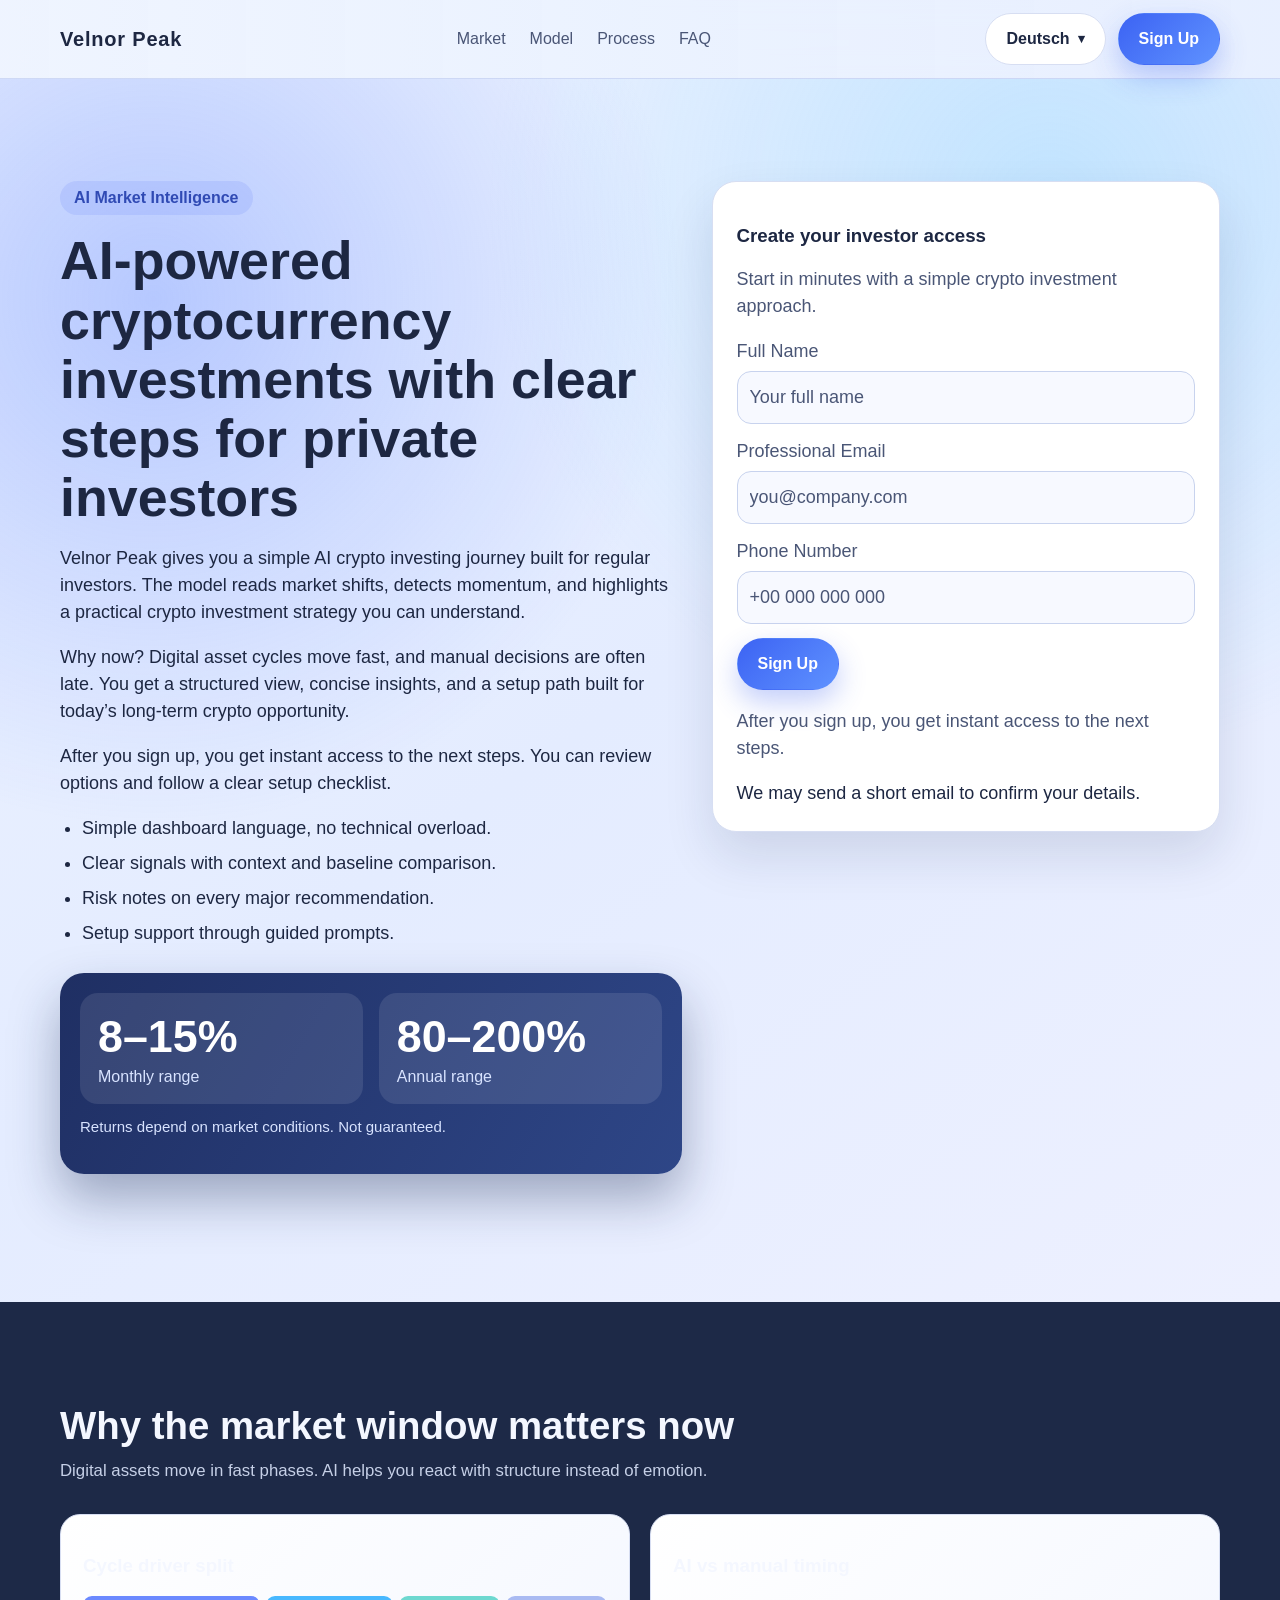
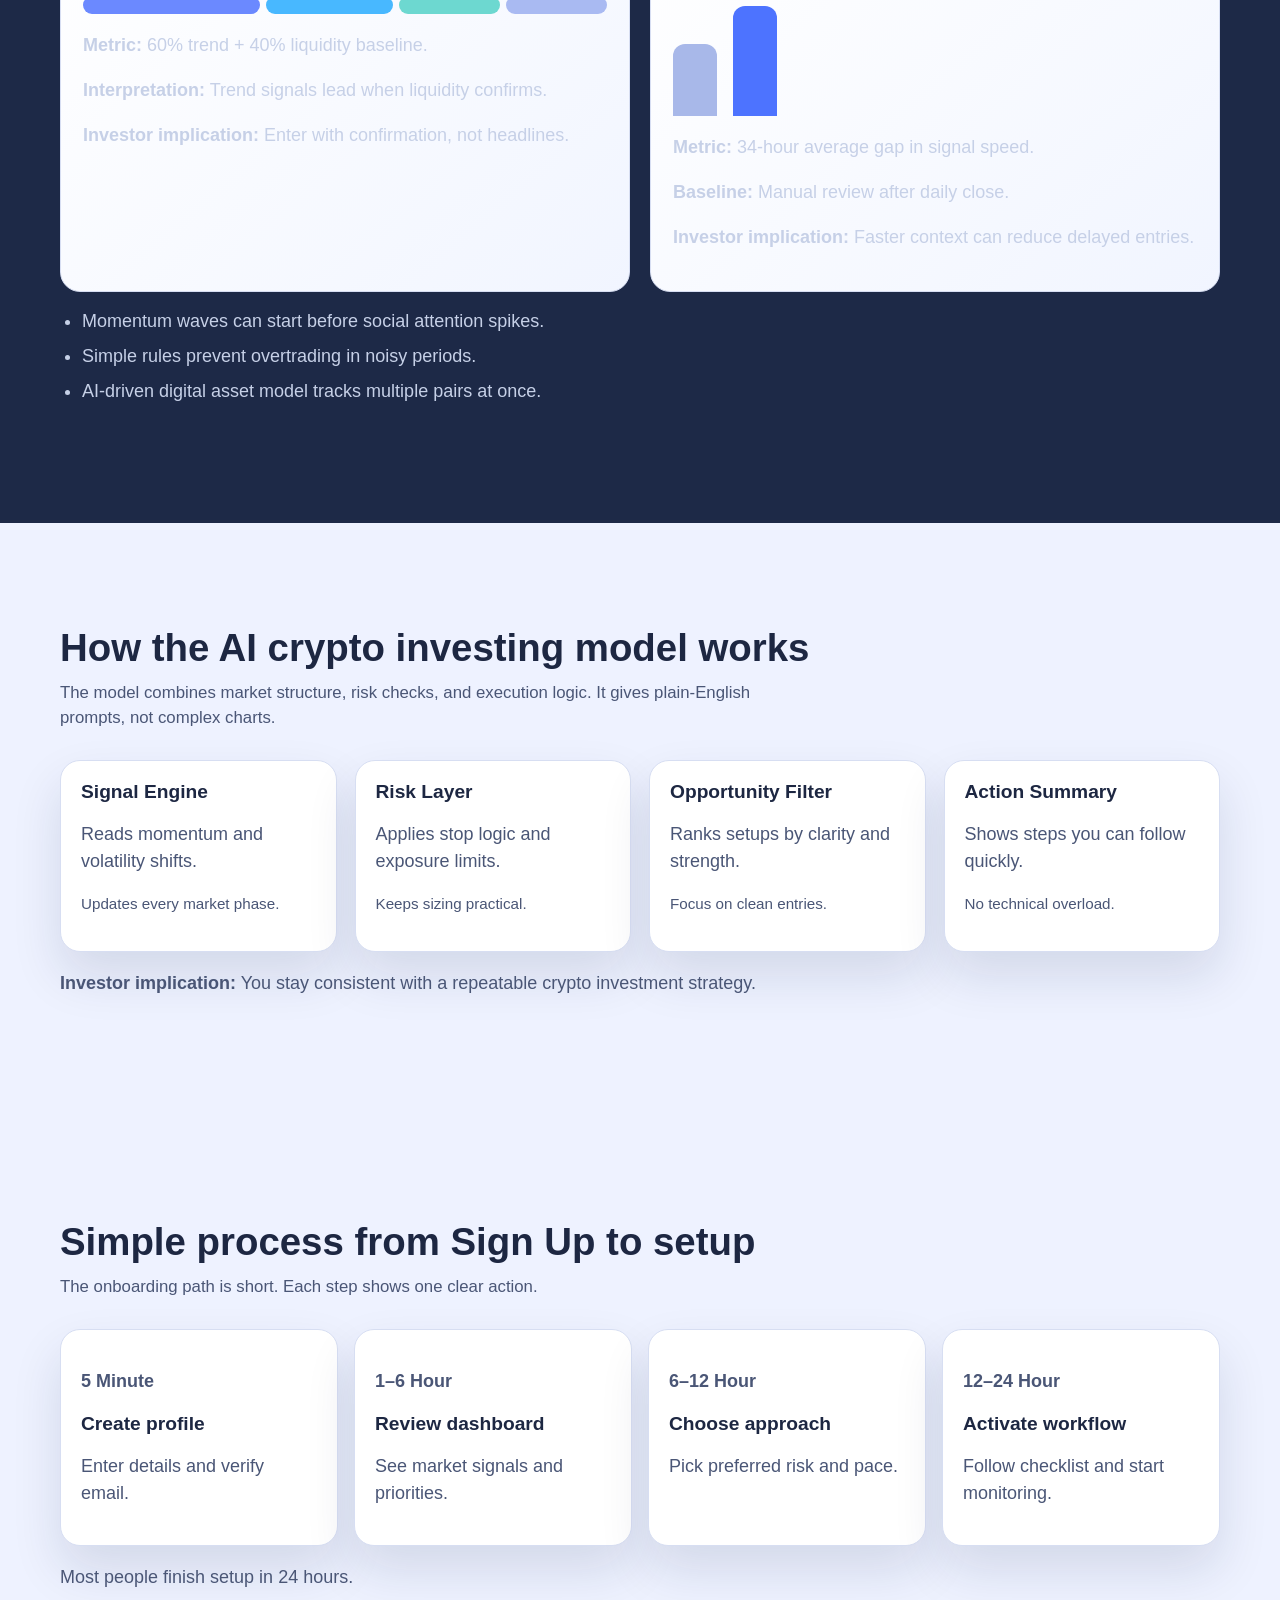
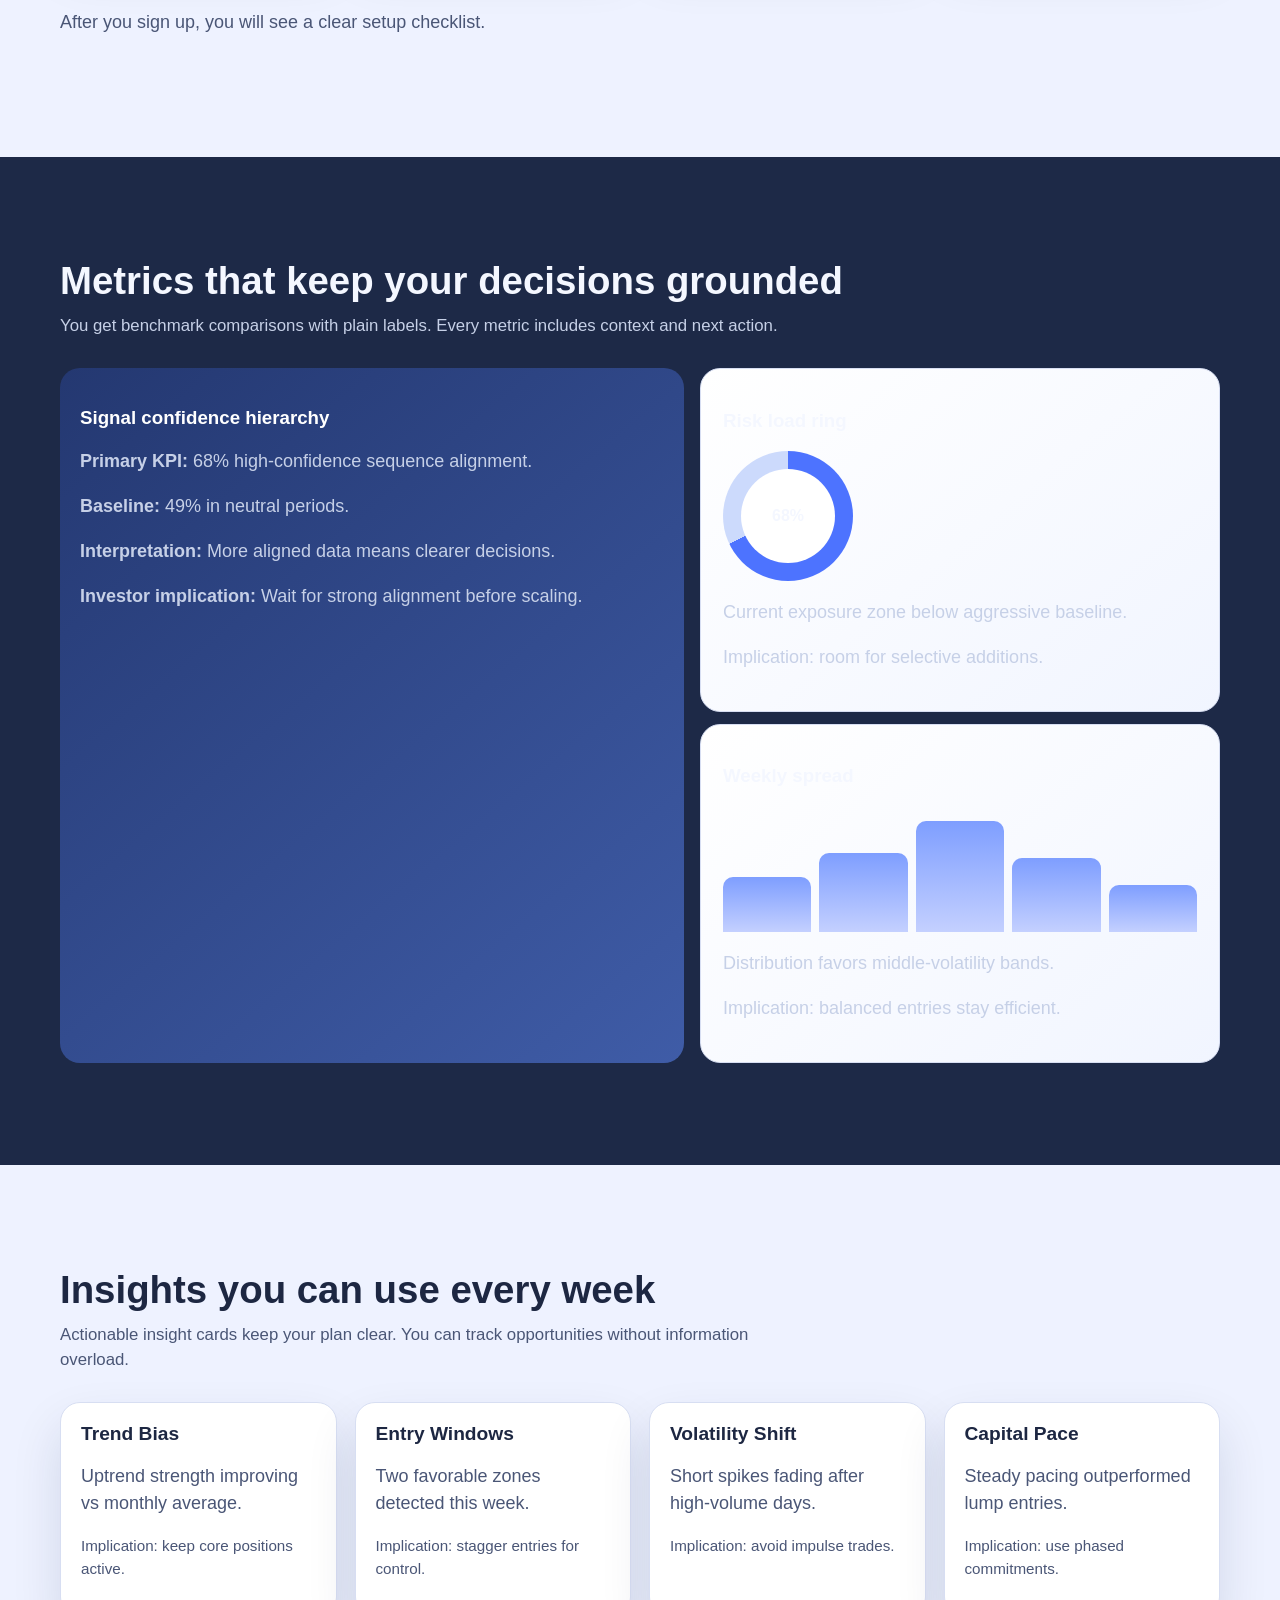
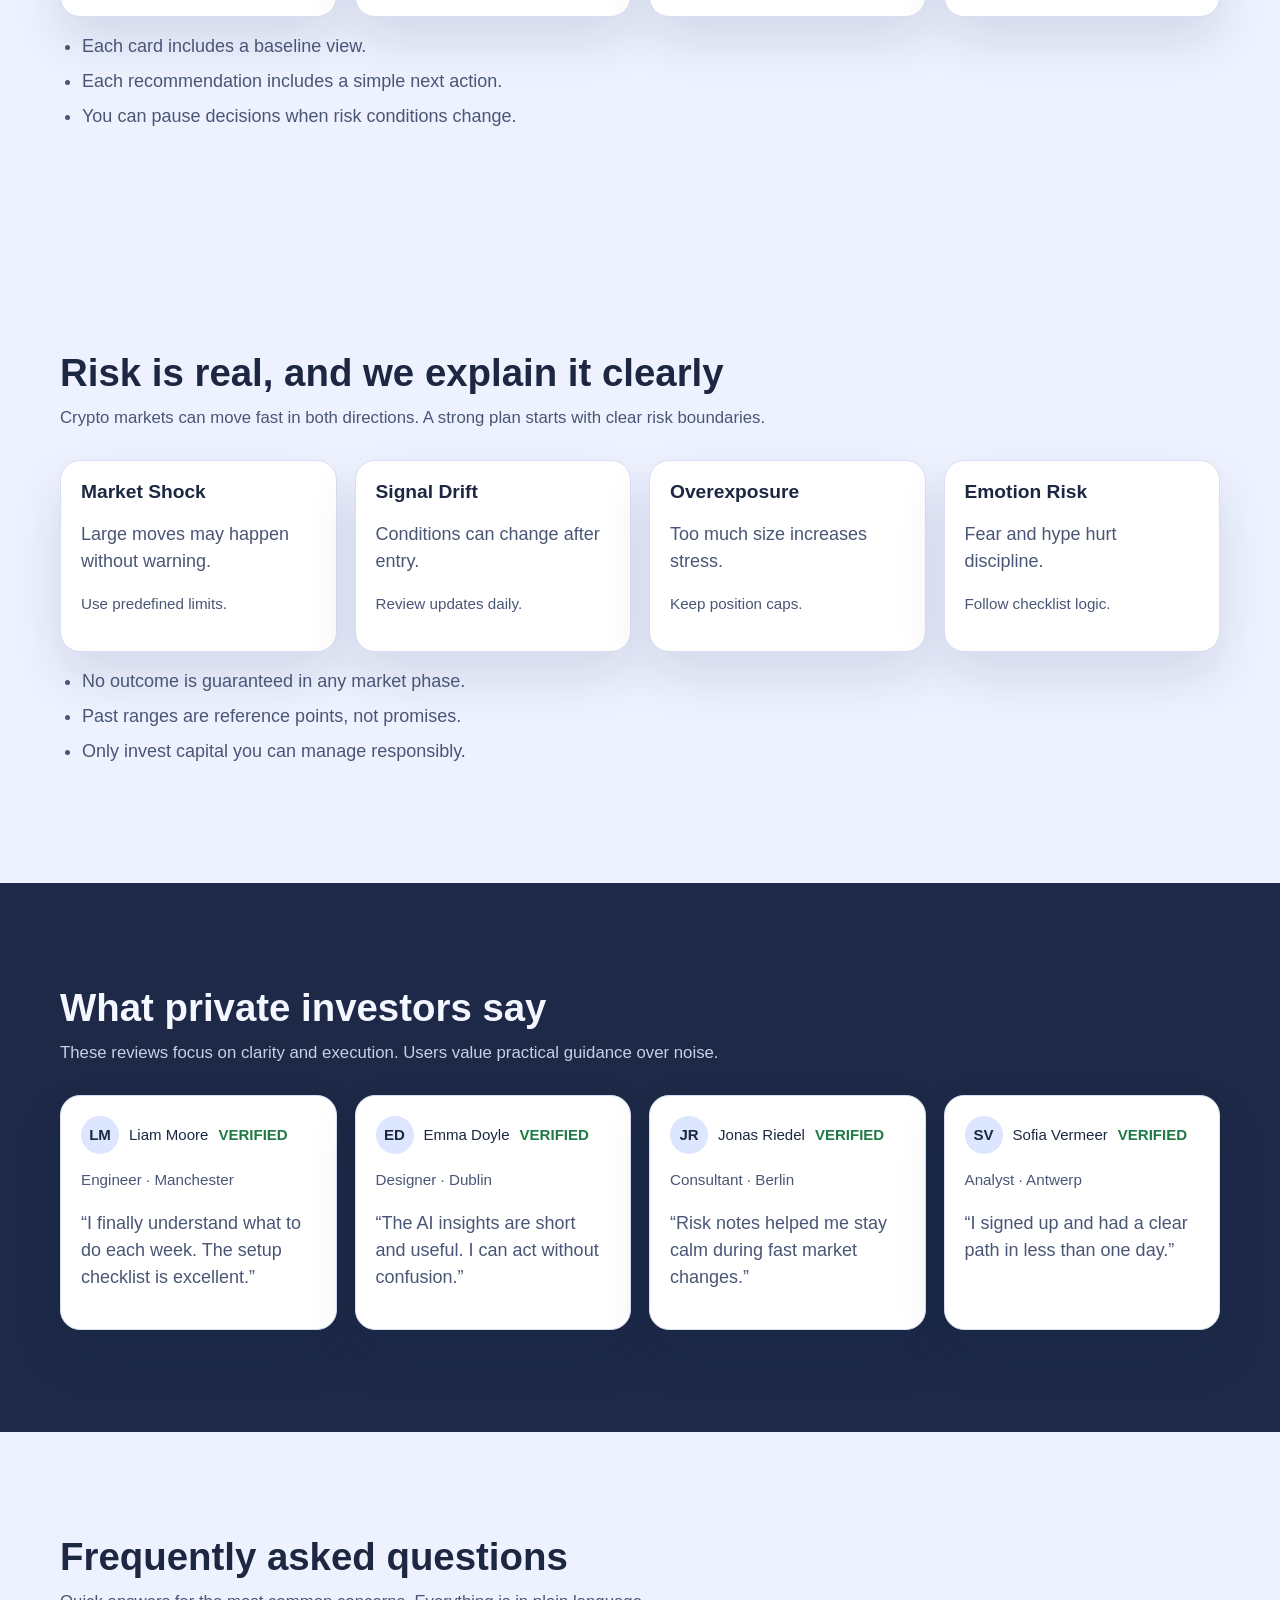
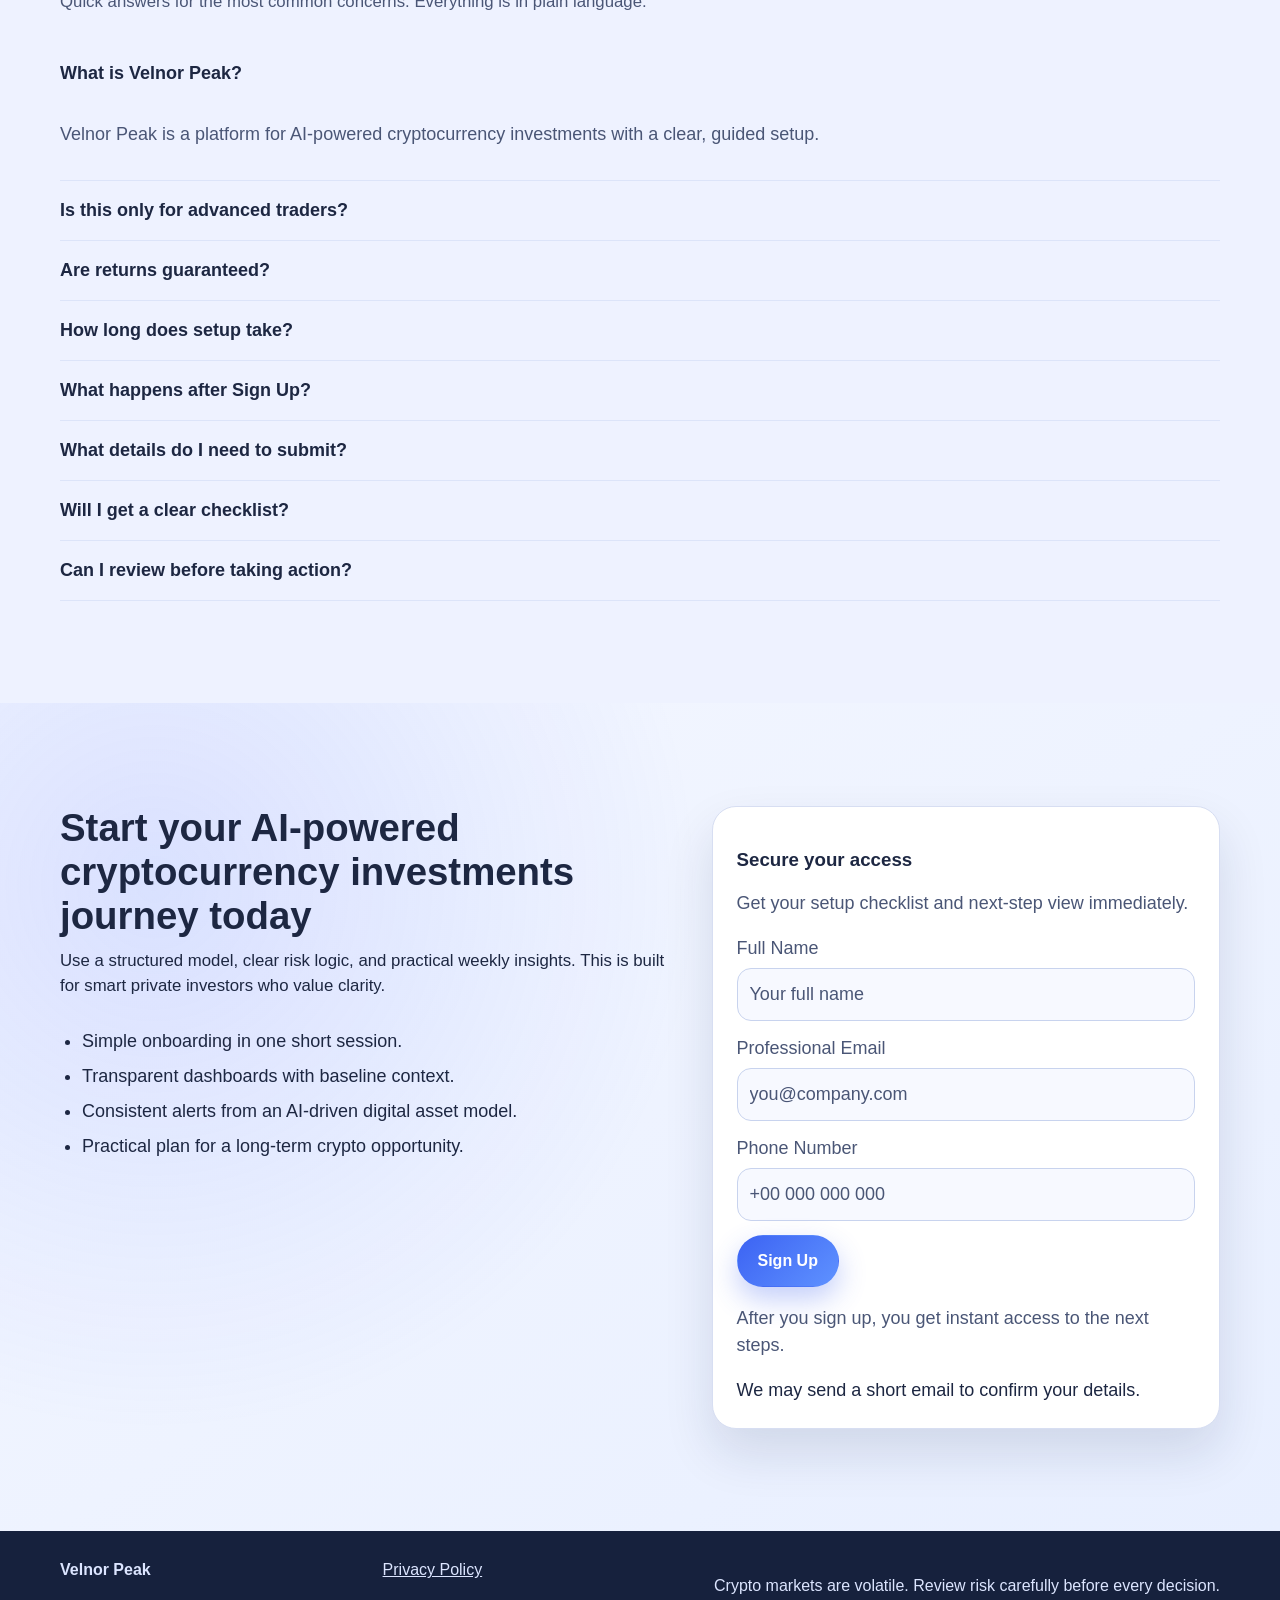
<file: de/index.html>
<!DOCTYPE html>
<html lang="en">
<head>
  <meta charset="UTF-8" />
  <meta name="viewport" content="width=device-width, initial-scale=1.0" />
  <title>Velnor Peak | AI-Powered Cryptocurrency Investments Deutsch Route</title>
  <meta name="description" content="Explore Velnor Peak, a premium AI-powered cryptocurrency investments landing route for Deutsch visitors. Learn the model, review risk, and sign up in minutes." />
  <link rel="canonical" href="https://velnorpeak.com/de/" />
  <link rel="alternate" hreflang="en" href="https://velnorpeak.com/" />
  <link rel="alternate" hreflang="de" href="https://velnorpeak.com/de/" />
  <link rel="alternate" hreflang="fr" href="https://velnorpeak.com/fr/" />
  <link rel="alternate" hreflang="es" href="https://velnorpeak.com/es/" />
  <link rel="alternate" hreflang="it" href="https://velnorpeak.com/it/" />
  <link rel="alternate" hreflang="tr" href="https://velnorpeak.com/tr/" />
  <link rel="alternate" hreflang="pt" href="https://velnorpeak.com/pt/" />
  <link rel="alternate" hreflang="jp" href="https://velnorpeak.com/jp/" />
  <link rel="alternate" hreflang="sk" href="https://velnorpeak.com/sk/" />
  <link rel="alternate" hreflang="be" href="https://velnorpeak.com/be/" />
  <link rel="alternate" hreflang="x-default" href="https://velnorpeak.com/" />
  <meta property="og:type" content="website" />
  <meta property="og:title" content="Velnor Peak | AI-Powered Cryptocurrency Investments Deutsch Route" />
  <meta property="og:description" content="Explore Velnor Peak, a premium AI-powered cryptocurrency investments landing route for Deutsch visitors. Learn the model, review risk, and sign up in minutes." />
  <meta property="og:url" content="https://velnorpeak.com/de/" />
  <meta property="og:site_name" content="Velnor Peak" />
  <meta name="twitter:card" content="summary_large_image" />
  <meta name="twitter:title" content="Velnor Peak | AI-Powered Cryptocurrency Investments Deutsch Route" />
  <meta name="twitter:description" content="Explore Velnor Peak, a premium AI-powered cryptocurrency investments landing route for Deutsch visitors. Learn the model, review risk, and sign up in minutes." />
  <link rel="stylesheet" href="../assets/style.css" />
  <script type="application/ld+json">{"@context":"https://schema.org","@type":"Organization","name":"Velnor Peak","url":"https://velnorpeak.com","logo":"https://velnorpeak.com/assets/img/logo.png","sameAs":[]}</script>
  <script type="application/ld+json">{"@context":"https://schema.org","@type":"WebSite","name":"Velnor Peak","url":"https://velnorpeak.com/","potentialAction":{"@type":"SearchAction","target":"https://velnorpeak.com/?q={search_term_string}","query-input":"required name=search_term_string"}}</script>
  <script type="application/ld+json">{"@context":"https://schema.org","@type":"FAQPage","mainEntity":[{"@type":"Question","name":"What is Velnor Peak?","acceptedAnswer":{"@type":"Answer","text":"Velnor Peak is an AI crypto investing platform focused on clear setup and transparent steps."}},{"@type":"Question","name":"Are returns guaranteed?","acceptedAnswer":{"@type":"Answer","text":"No. Returns depend on market conditions and are never guaranteed."}},{"@type":"Question","name":"What happens after Sign Up?","acceptedAnswer":{"@type":"Answer","text":"After you sign up, you get instant access to the next steps."}}]}</script>
  <script type="application/ld+json">{"@context":"https://schema.org","@type":"Review","itemReviewed":{"@type":"Service","name":"Velnor Peak AI crypto investing access"},"author":{"@type":"Person","name":"Liam Moore"},"reviewRating":{"@type":"Rating","ratingValue":"5","bestRating":"5"},"reviewBody":"The setup flow was clear, practical, and easy to follow in one day."}</script>
</head>
<body>
  <a class="skip-link" href="#main">Skip to content</a>
  <header class="site-header">
    <div class="container header-inner">
      <div class="brand">Velnor Peak</div>
      <nav class="desktop-nav" aria-label="Primary"><a href="#market">Market</a>
        <a href="#model">Model</a>
        <a href="#process">Process</a>
        <a href="#faq">FAQ</a></nav>
      <div class="header-right">
        <div class="language-switcher">
          <button class="language-button" aria-label="Choose language">Deutsch</button>
          <ul class="language-list">
            <li><a href="../index.html">🇬🇧 English</a></li>
            <li><a href="../de/index.html">🇩🇪 Deutsch</a></li>
            <li><a href="../fr/index.html">🇫🇷 Français</a></li>
            <li><a href="../es/index.html">🇪🇸 Español</a></li>
            <li><a href="../it/index.html">🇮🇹 Italiano</a></li>
            <li><a href="../tr/index.html">🇹🇷 Türkçe</a></li>
            <li><a href="../pt/index.html">🇵🇹 Português</a></li>
            <li><a href="../jp/index.html">🇯🇵 日本語</a></li>
            <li><a href="../sk/index.html">🇸🇰 Slovak</a></li>
            <li><a href="../be/index.html">🇧🇪 Nederlands (BE)</a></li>
          </ul>
        </div>
        <a href="#signup" class="cta-button">Sign Up</a>
      </div>
      <button class="burger" aria-label="Open menu"><span></span><span></span><span></span></button>
    </div>
  </header>

  <div class="mobile-drawer" aria-hidden="true">
    <aside class="drawer-panel" role="dialog" aria-modal="true" aria-label="Mobile Menu">
      <button class="drawer-close" aria-label="Close menu">×</button>
      <nav class="mobile-nav" aria-label="Mobile Primary"><a href="#market">Market</a>
        <a href="#model">Model</a>
        <a href="#process">Process</a>
        <a href="#faq">FAQ</a></nav>
      <div class="language-switcher">
        <button class="language-button" aria-label="Choose language">Deutsch</button>
        <ul class="language-list">
            <li><a href="../index.html">🇬🇧 English</a></li>
            <li><a href="../de/index.html">🇩🇪 Deutsch</a></li>
            <li><a href="../fr/index.html">🇫🇷 Français</a></li>
            <li><a href="../es/index.html">🇪🇸 Español</a></li>
            <li><a href="../it/index.html">🇮🇹 Italiano</a></li>
            <li><a href="../tr/index.html">🇹🇷 Türkçe</a></li>
            <li><a href="../pt/index.html">🇵🇹 Português</a></li>
            <li><a href="../jp/index.html">🇯🇵 日本語</a></li>
            <li><a href="../sk/index.html">🇸🇰 Slovak</a></li>
            <li><a href="../be/index.html">🇧🇪 Nederlands (BE)</a></li>
        </ul>
      </div>
      <a href="#signup" class="mobile-cta">Sign Up</a>
    </aside>
  </div>

  <main id="main">
    <section class="section hero" id="top">
      <div class="container hero-grid">
        <div data-animate>
          <span class="badge">AI Market Intelligence</span>
          <h1>AI-powered cryptocurrency investments with clear steps for private investors</h1>
          <div class="lead">
            <p>Velnor Peak gives you a simple AI crypto investing journey built for regular investors. The model reads market shifts, detects momentum, and highlights a practical crypto investment strategy you can understand.</p>
            <p>Why now? Digital asset cycles move fast, and manual decisions are often late. You get a structured view, concise insights, and a setup path built for today’s long-term crypto opportunity.</p>
            <p>After you sign up, you get instant access to the next steps. You can review options and follow a clear setup checklist.</p>
          </div>
          <ul class="bullet-list" aria-label="Trust points">
            <li>Simple dashboard language, no technical overload.</li>
            <li>Clear signals with context and baseline comparison.</li>
            <li>Risk notes on every major recommendation.</li>
            <li>Setup support through guided prompts.</li>
          </ul>
          <div class="performance-range" aria-label="Performance range">
            <div class="range-grid">
              <div class="range-item"><div class="range-value">8–15%</div><div class="range-label">Monthly range</div></div>
              <div class="range-item"><div class="range-value">80–200%</div><div class="range-label">Annual range</div></div>
            </div>
            <p class="range-note">Returns depend on market conditions. Not guaranteed.</p>
          </div>
        </div>
        <div data-animate>
          <form class="form-card signup-form" id="signup" novalidate>
            <h3 class="form-title">Create your investor access</h3>
            <p class="form-sub">Start in minutes with a simple crypto investment approach.</p>
            <label>Full Name<input type="text" name="name" placeholder="Your full name" required /></label>
            <label>Professional Email<input type="email" name="email" placeholder="you@company.com" required /></label>
            <label>Phone Number<input type="tel" name="phone" placeholder="+00 000 000 000" required /></label>
            <button class="cta-button" type="submit">Sign Up</button>
            <p>After you sign up, you get instant access to the next steps.</p>
            <small>We may send a short email to confirm your details.</small>
            <div class="form-success" role="status">Success. Your access request is saved.</div>
          </form>
        </div>
      </div>
    </section>

    <section class="section dark" id="market">
      <div class="container" data-animate>
        <h2>Why the market window matters now</h2>
        <p class="section-intro">Digital assets move in fast phases. AI helps you react with structure instead of emotion.</p>
        <div class="visual-grid">
          <article class="visual">
            <h3>Cycle driver split</h3>
            <div class="stack-bars"><span class="bar-a"></span><span class="bar-b"></span><span class="bar-c"></span><span class="bar-d"></span></div>
            <p><strong>Metric:</strong> 60% trend + 40% liquidity baseline.</p>
            <p><strong>Interpretation:</strong> Trend signals lead when liquidity confirms.</p>
            <p><strong>Investor implication:</strong> Enter with confirmation, not headlines.</p>
          </article>
          <article class="visual">
            <h3>AI vs manual timing</h3>
            <div class="dual-bars"><span class="left"></span><span class="right"></span></div>
            <p><strong>Metric:</strong> 34-hour average gap in signal speed.</p>
            <p><strong>Baseline:</strong> Manual review after daily close.</p>
            <p><strong>Investor implication:</strong> Faster context can reduce delayed entries.</p>
          </article>
        </div>
        <ul class="bullet-list">
          <li>Momentum waves can start before social attention spikes.</li>
          <li>Simple rules prevent overtrading in noisy periods.</li>
          <li>AI-driven digital asset model tracks multiple pairs at once.</li>
        </ul>
      </div>
    </section>

    <section class="section light" id="model">
      <div class="container" data-animate>
        <h2>How the AI crypto investing model works</h2>
        <p class="section-intro">The model combines market structure, risk checks, and execution logic. It gives plain-English prompts, not complex charts.</p>
        <div class="card-grid">
          <article class="card"><h3>Signal Engine</h3><p>Reads momentum and volatility shifts.</p><p class="muted">Updates every market phase.</p></article>
          <article class="card"><h3>Risk Layer</h3><p>Applies stop logic and exposure limits.</p><p class="muted">Keeps sizing practical.</p></article>
          <article class="card"><h3>Opportunity Filter</h3><p>Ranks setups by clarity and strength.</p><p class="muted">Focus on clean entries.</p></article>
          <article class="card"><h3>Action Summary</h3><p>Shows steps you can follow quickly.</p><p class="muted">No technical overload.</p></article>
        </div>
        <p><strong>Investor implication:</strong> You stay consistent with a repeatable crypto investment strategy.</p>
      </div>
    </section>

    <section class="section light" id="process">
      <div class="container" data-animate>
        <h2>Simple process from Sign Up to setup</h2>
        <p class="section-intro">The onboarding path is short. Each step shows one clear action.</p>
        <div class="process-grid">
          <article class="card"><p class="step-time">5 Minute</p><h3>Create profile</h3><p>Enter details and verify email.</p></article>
          <article class="card"><p class="step-time">1–6 Hour</p><h3>Review dashboard</h3><p>See market signals and priorities.</p></article>
          <article class="card"><p class="step-time">6–12 Hour</p><h3>Choose approach</h3><p>Pick preferred risk and pace.</p></article>
          <article class="card"><p class="step-time">12–24 Hour</p><h3>Activate workflow</h3><p>Follow checklist and start monitoring.</p></article>
        </div>
        <p>Most people finish setup in 24 hours.</p>
        <p>After you sign up, you will see a clear setup checklist.</p>
      </div>
    </section>

    <section class="section dark" id="metrics">
      <div class="container" data-animate>
        <h2>Metrics that keep your decisions grounded</h2>
        <p class="section-intro">You get benchmark comparisons with plain labels. Every metric includes context and next action.</p>
        <div class="kpi-panel">
          <div class="kpi-main">
            <h3>Signal confidence hierarchy</h3>
            <p><strong>Primary KPI:</strong> 68% high-confidence sequence alignment.</p>
            <p><strong>Baseline:</strong> 49% in neutral periods.</p>
            <p><strong>Interpretation:</strong> More aligned data means clearer decisions.</p>
            <p><strong>Investor implication:</strong> Wait for strong alignment before scaling.</p>
          </div>
          <div class="kpi-side">
            <article class="visual"><h3>Risk load ring</h3><div class="ring"></div><p>Current exposure zone below aggressive baseline.</p><p>Implication: room for selective additions.</p></article>
            <article class="visual"><h3>Weekly spread</h3><div class="distribution"><span style="height:44%"></span><span style="height:63%"></span><span style="height:88%"></span><span style="height:59%"></span><span style="height:37%"></span></div><p>Distribution favors middle-volatility bands.</p><p>Implication: balanced entries stay efficient.</p></article>
          </div>
        </div>
      </div>
    </section>

    <section class="section light" id="insights">
      <div class="container" data-animate>
        <h2>Insights you can use every week</h2>
        <p class="section-intro">Actionable insight cards keep your plan clear. You can track opportunities without information overload.</p>
        <div class="card-grid">
          <article class="card"><h3>Trend Bias</h3><p>Uptrend strength improving vs monthly average.</p><p class="muted">Implication: keep core positions active.</p></article>
          <article class="card"><h3>Entry Windows</h3><p>Two favorable zones detected this week.</p><p class="muted">Implication: stagger entries for control.</p></article>
          <article class="card"><h3>Volatility Shift</h3><p>Short spikes fading after high-volume days.</p><p class="muted">Implication: avoid impulse trades.</p></article>
          <article class="card"><h3>Capital Pace</h3><p>Steady pacing outperformed lump entries.</p><p class="muted">Implication: use phased commitments.</p></article>
        </div>
        <ul class="bullet-list">
          <li>Each card includes a baseline view.</li>
          <li>Each recommendation includes a simple next action.</li>
          <li>You can pause decisions when risk conditions change.</li>
        </ul>
      </div>
    </section>

    <section class="section light" id="risk">
      <div class="container" data-animate>
        <h2>Risk is real, and we explain it clearly</h2>
        <p class="section-intro">Crypto markets can move fast in both directions. A strong plan starts with clear risk boundaries.</p>
        <div class="card-grid">
          <article class="card"><h3>Market Shock</h3><p>Large moves may happen without warning.</p><p class="muted">Use predefined limits.</p></article>
          <article class="card"><h3>Signal Drift</h3><p>Conditions can change after entry.</p><p class="muted">Review updates daily.</p></article>
          <article class="card"><h3>Overexposure</h3><p>Too much size increases stress.</p><p class="muted">Keep position caps.</p></article>
          <article class="card"><h3>Emotion Risk</h3><p>Fear and hype hurt discipline.</p><p class="muted">Follow checklist logic.</p></article>
        </div>
        <ul class="bullet-list">
          <li>No outcome is guaranteed in any market phase.</li>
          <li>Past ranges are reference points, not promises.</li>
          <li>Only invest capital you can manage responsibly.</li>
        </ul>
      </div>
    </section>

    <section class="section dark" id="reviews">
      <div class="container" data-animate>
        <h2>What private investors say</h2>
        <p class="section-intro">These reviews focus on clarity and execution. Users value practical guidance over noise.</p>
        <div class="card-grid">
          <article class="card"><div class="review-head"><span class="avatar">LM</span> Liam Moore <span class="verified">VERIFIED</span></div><p class="muted">Engineer · Manchester</p><p>“I finally understand what to do each week. The setup checklist is excellent.”</p></article>
          <article class="card"><div class="review-head"><span class="avatar">ED</span> Emma Doyle <span class="verified">VERIFIED</span></div><p class="muted">Designer · Dublin</p><p>“The AI insights are short and useful. I can act without confusion.”</p></article>
          <article class="card"><div class="review-head"><span class="avatar">JR</span> Jonas Riedel <span class="verified">VERIFIED</span></div><p class="muted">Consultant · Berlin</p><p>“Risk notes helped me stay calm during fast market changes.”</p></article>
          <article class="card"><div class="review-head"><span class="avatar">SV</span> Sofia Vermeer <span class="verified">VERIFIED</span></div><p class="muted">Analyst · Antwerp</p><p>“I signed up and had a clear path in less than one day.”</p></article>
        </div>
      </div>
    </section>

    <section class="section light" id="faq">
      <div class="container" data-animate>
        <h2>Frequently asked questions</h2>
        <p class="section-intro">Quick answers for the most common concerns. Everything is in plain language.</p>
        <div class="faq-list">
          <article class="faq-item open"><button class="faq-question" aria-expanded="true">What is Velnor Peak?</button><div class="faq-answer"><p>Velnor Peak is a platform for AI-powered cryptocurrency investments with a clear, guided setup.</p></div></article>
          <article class="faq-item"><button class="faq-question" aria-expanded="false">Is this only for advanced traders?</button><div class="faq-answer"><p>No. It is designed for regular private investors who want a simple process.</p></div></article>
          <article class="faq-item"><button class="faq-question" aria-expanded="false">Are returns guaranteed?</button><div class="faq-answer"><p>No. Returns depend on market conditions. Not guaranteed.</p></div></article>
          <article class="faq-item"><button class="faq-question" aria-expanded="false">How long does setup take?</button><div class="faq-answer"><p>Most people finish setup in 24 hours.</p></div></article>
          <article class="faq-item"><button class="faq-question" aria-expanded="false">What happens after Sign Up?</button><div class="faq-answer"><p>After you sign up, you get instant access to the next steps.</p></div></article>
          <article class="faq-item"><button class="faq-question" aria-expanded="false">What details do I need to submit?</button><div class="faq-answer"><p>Only Full Name, Professional Email, and Phone Number.</p></div></article>
          <article class="faq-item"><button class="faq-question" aria-expanded="false">Will I get a clear checklist?</button><div class="faq-answer"><p>Yes. After you sign up, you will see a clear setup checklist.</p></div></article>
          <article class="faq-item"><button class="faq-question" aria-expanded="false">Can I review before taking action?</button><div class="faq-answer"><p>Yes. You can review the options and choose what to do next.</p></div></article>
        </div>
      </div>
    </section>

    <section class="section final-cta" id="final">
      <div class="container hero-grid" data-animate>
        <div>
          <h2>Start your AI-powered cryptocurrency investments journey today</h2>
          <p class="section-intro">Use a structured model, clear risk logic, and practical weekly insights. This is built for smart private investors who value clarity.</p>
          <ul class="bullet-list">
            <li>Simple onboarding in one short session.</li>
            <li>Transparent dashboards with baseline context.</li>
            <li>Consistent alerts from an AI-driven digital asset model.</li>
            <li>Practical plan for a long-term crypto opportunity.</li>
          </ul>
        </div>
        <form class="form-card signup-form" novalidate>
          <h3 class="form-title">Secure your access</h3>
          <p class="form-sub">Get your setup checklist and next-step view immediately.</p>
          <label>Full Name<input type="text" name="name" placeholder="Your full name" required /></label>
          <label>Professional Email<input type="email" name="email" placeholder="you@company.com" required /></label>
          <label>Phone Number<input type="tel" name="phone" placeholder="+00 000 000 000" required /></label>
          <button class="cta-button" type="submit">Sign Up</button>
          <p>After you sign up, you get instant access to the next steps.</p>
          <small>We may send a short email to confirm your details.</small>
          <div class="form-success" role="status">Success. Your access request is saved.</div>
        </form>
      </div>
    </section>
  </main>

  <footer class="site-footer">
    <div class="container footer-inner">
      <strong>Velnor Peak</strong>
      <a href="#" data-open-privacy class="privacy-link">Privacy Policy</a>
      <p>Crypto markets are volatile. Review risk carefully before every decision.</p>
    </div>
  </footer>

  <div class="modal" id="privacy-modal" aria-hidden="true">
    <div class="modal-panel" role="dialog" aria-modal="true" aria-label="Privacy Policy">
      <div class="modal-head">
        <button data-close-modal aria-label="Close privacy policy" style="float:right;border:0;background:none;font-size:1.6rem;">×</button>
        <h3>Privacy Policy</h3>
      </div>
      <div class="modal-body">
        <h4>Introduction</h4><p>This Privacy Policy explains how Velnor Peak collects, uses, and protects personal data across all site routes.</p>
        <h4>Data collection</h4><p>We collect Full Name, Professional Email, and Phone Number when you submit forms. We also collect technical usage data such as browser type and visit events.</p>
        <h4>Legal basis</h4><p>We process your information based on consent, site operations, and legitimate interest in improving service quality.</p>
        <h4>Cookies</h4><p>We use essential cookies for session stability and analytics cookies for aggregated behavior understanding.</p>
        <h4>Retention</h4><p>We keep form submissions only as long as needed for onboarding and legal record duties.</p>
        <h4>Third-party sharing</h4><p>We may use secure service providers for hosting, analytics, and communication delivery under contractual safeguards.</p>
        <h4>Security</h4><p>We use encryption in transit, access controls, and monitoring practices designed to reduce unauthorized access risk.</p>
        <h4>User rights</h4><p>You can request access, correction, deletion, portability, and processing restriction where applicable under local law.</p>
        <h4>International transfers</h4><p>If data is transferred across borders, we use recognized contractual measures to protect personal data.</p>
        <h4>Industry risk disclosure</h4><p>Digital asset markets are volatile. Information is educational and operational, not guaranteed investment results.</p>
        <h4>Contact</h4><p>For privacy requests, contact privacy@velnorpeak.com. We answer verified requests within a reasonable period.</p>
      </div>
      <div class="modal-foot"><button data-close-modal class="language-button">Close</button></div>
    </div>
  </div>

  <script src="../assets/app.js" defer></script>
</body>
</html>
</file>
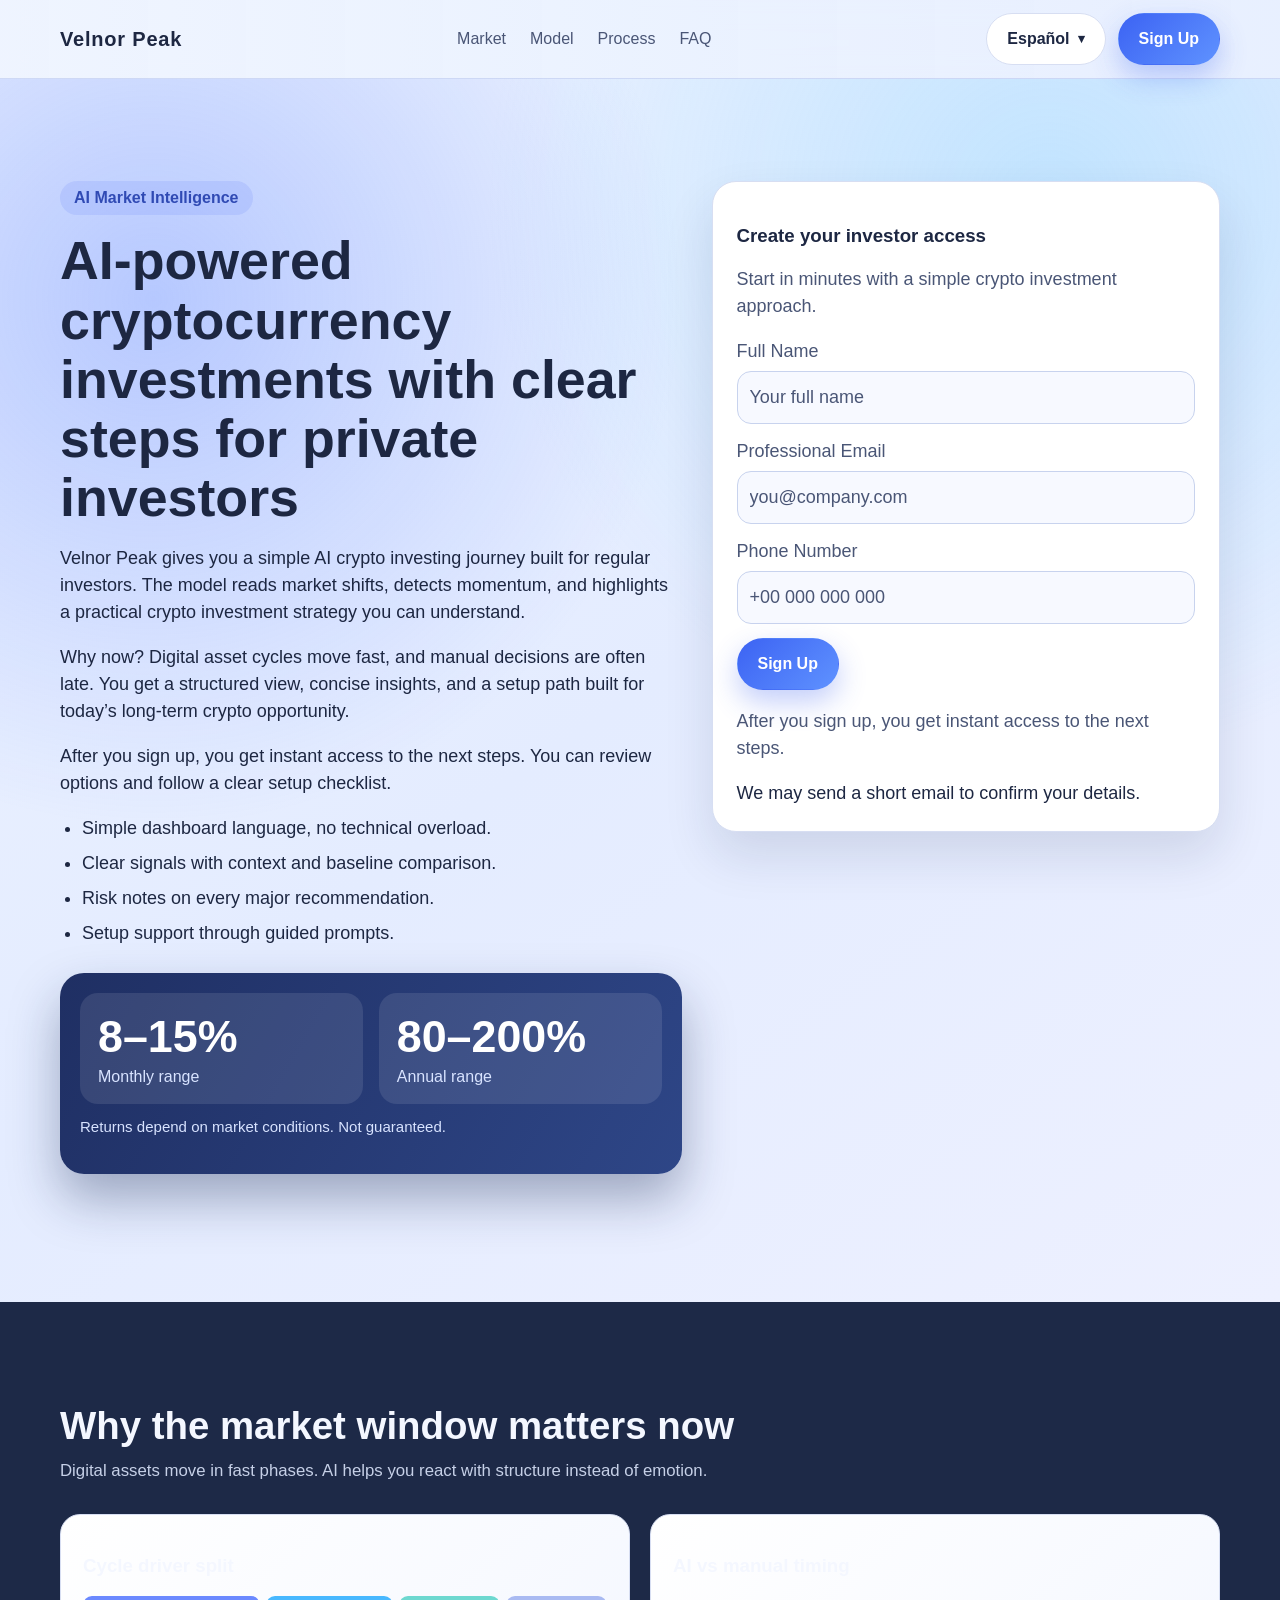
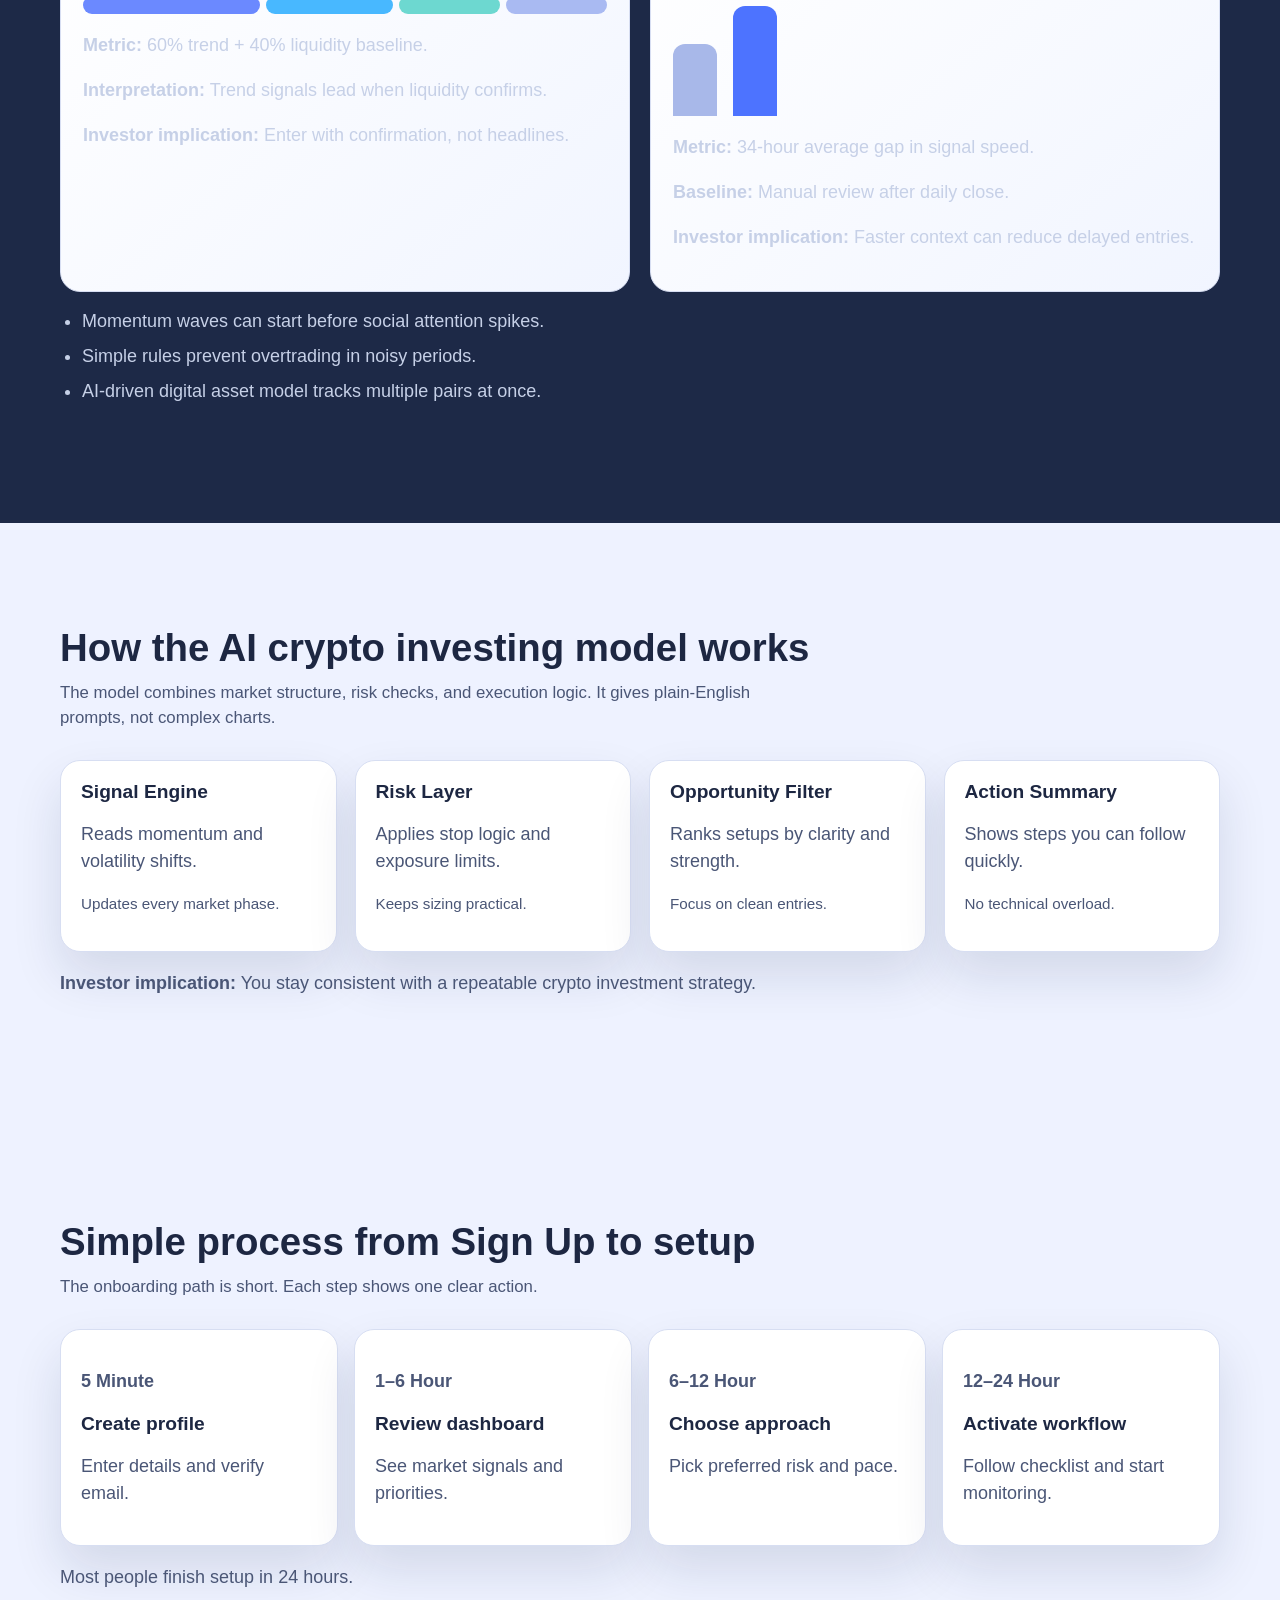
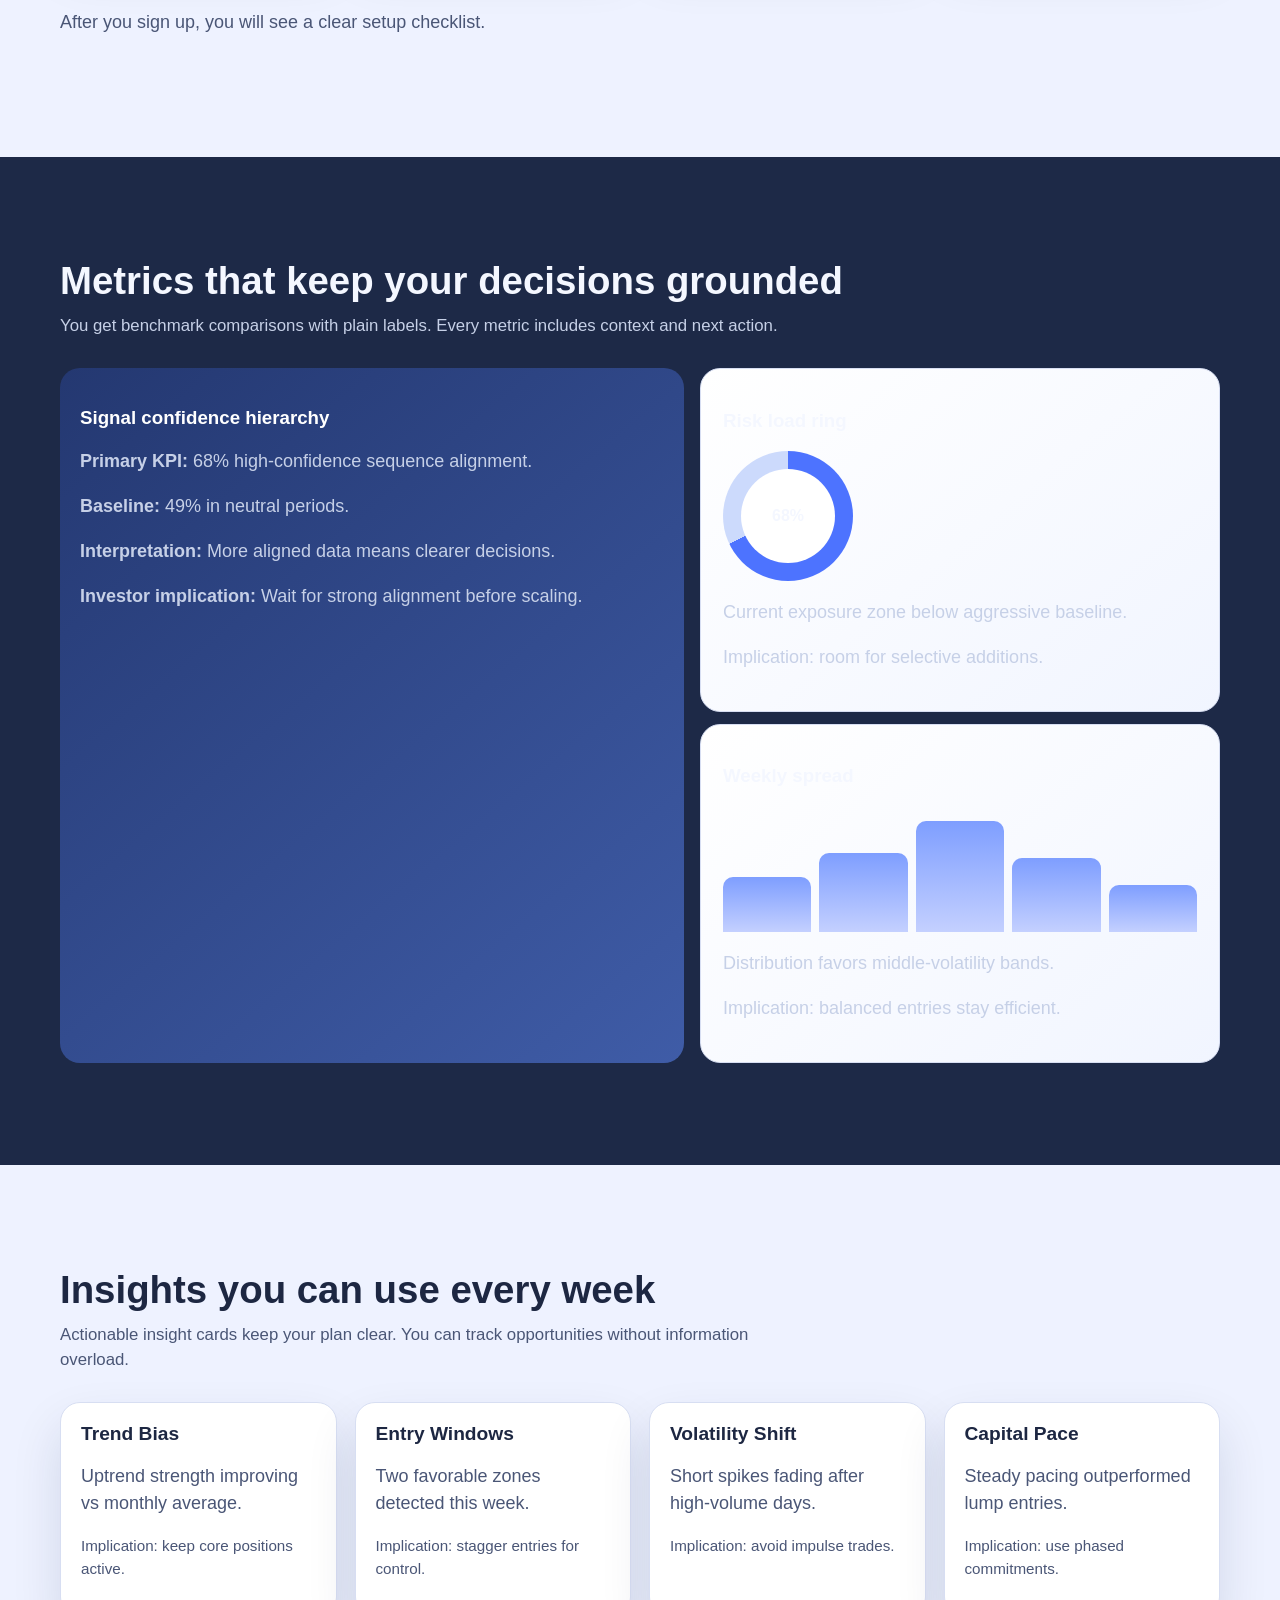
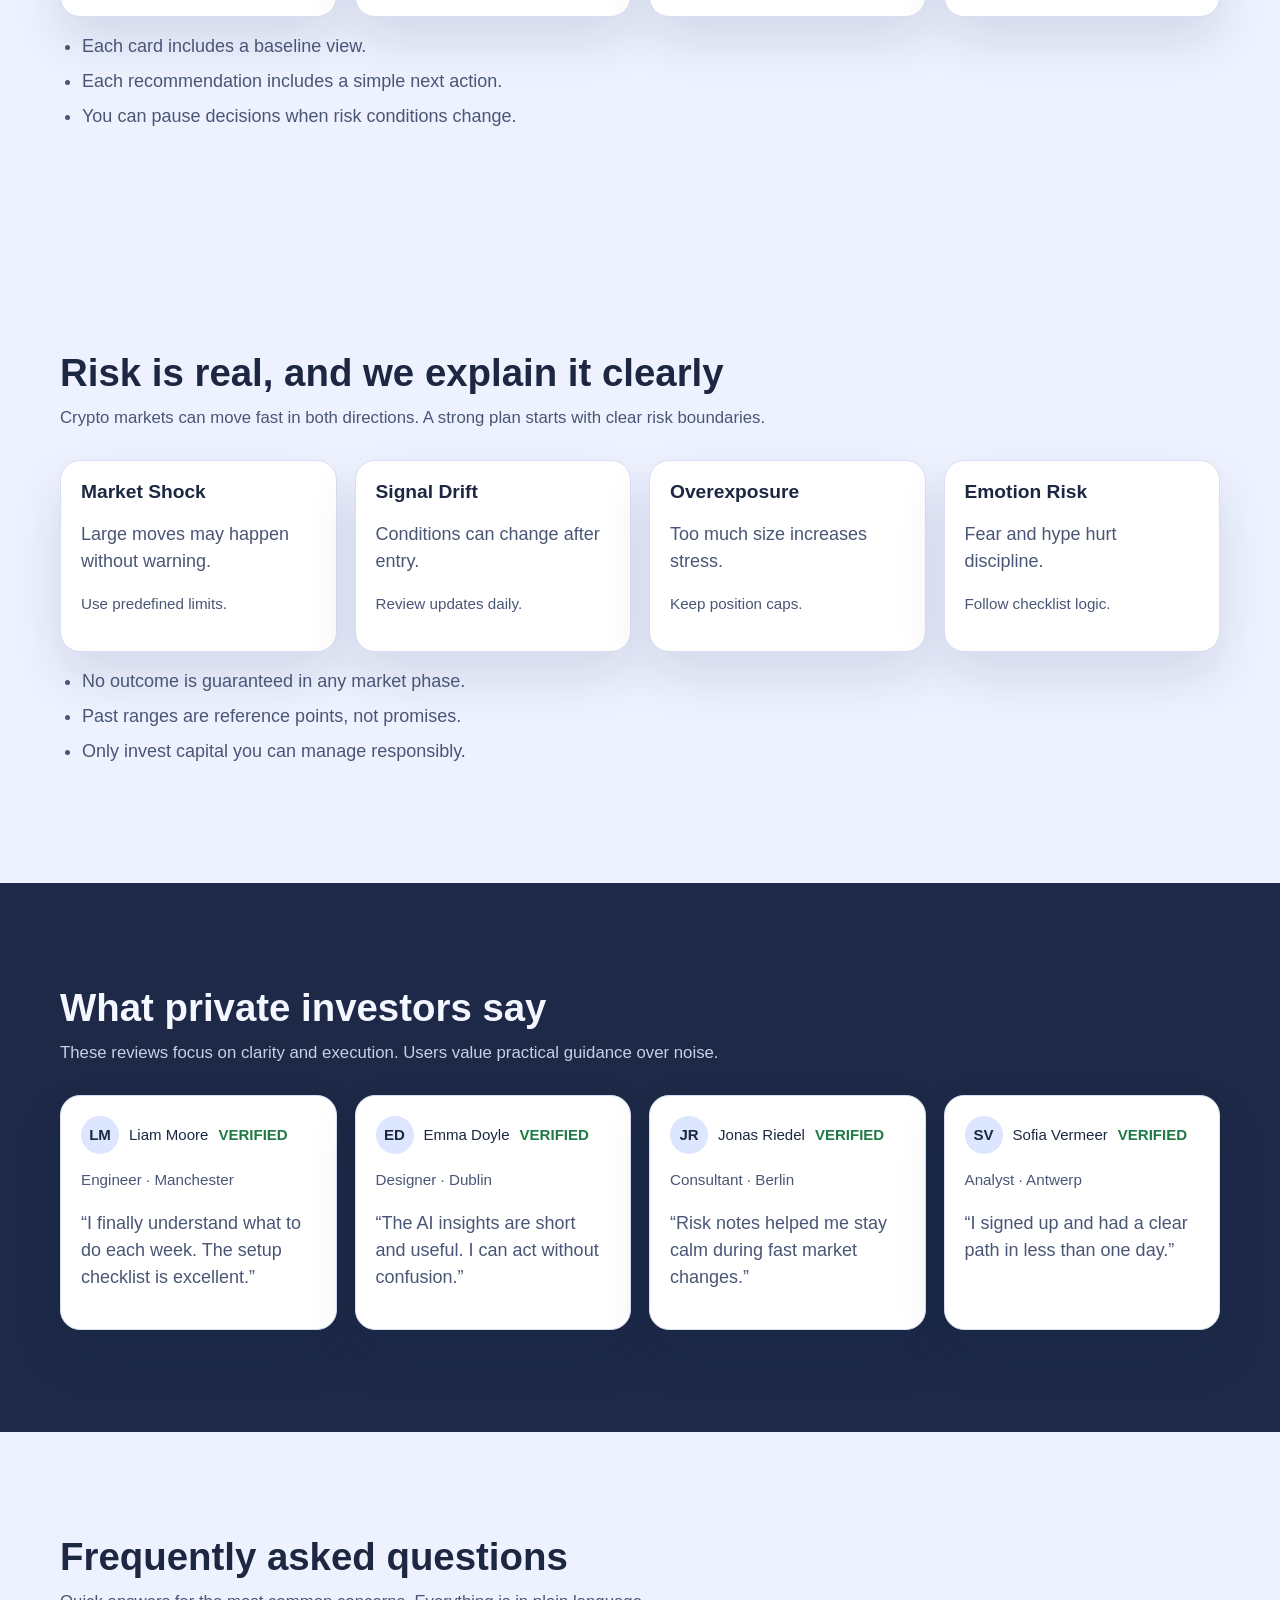
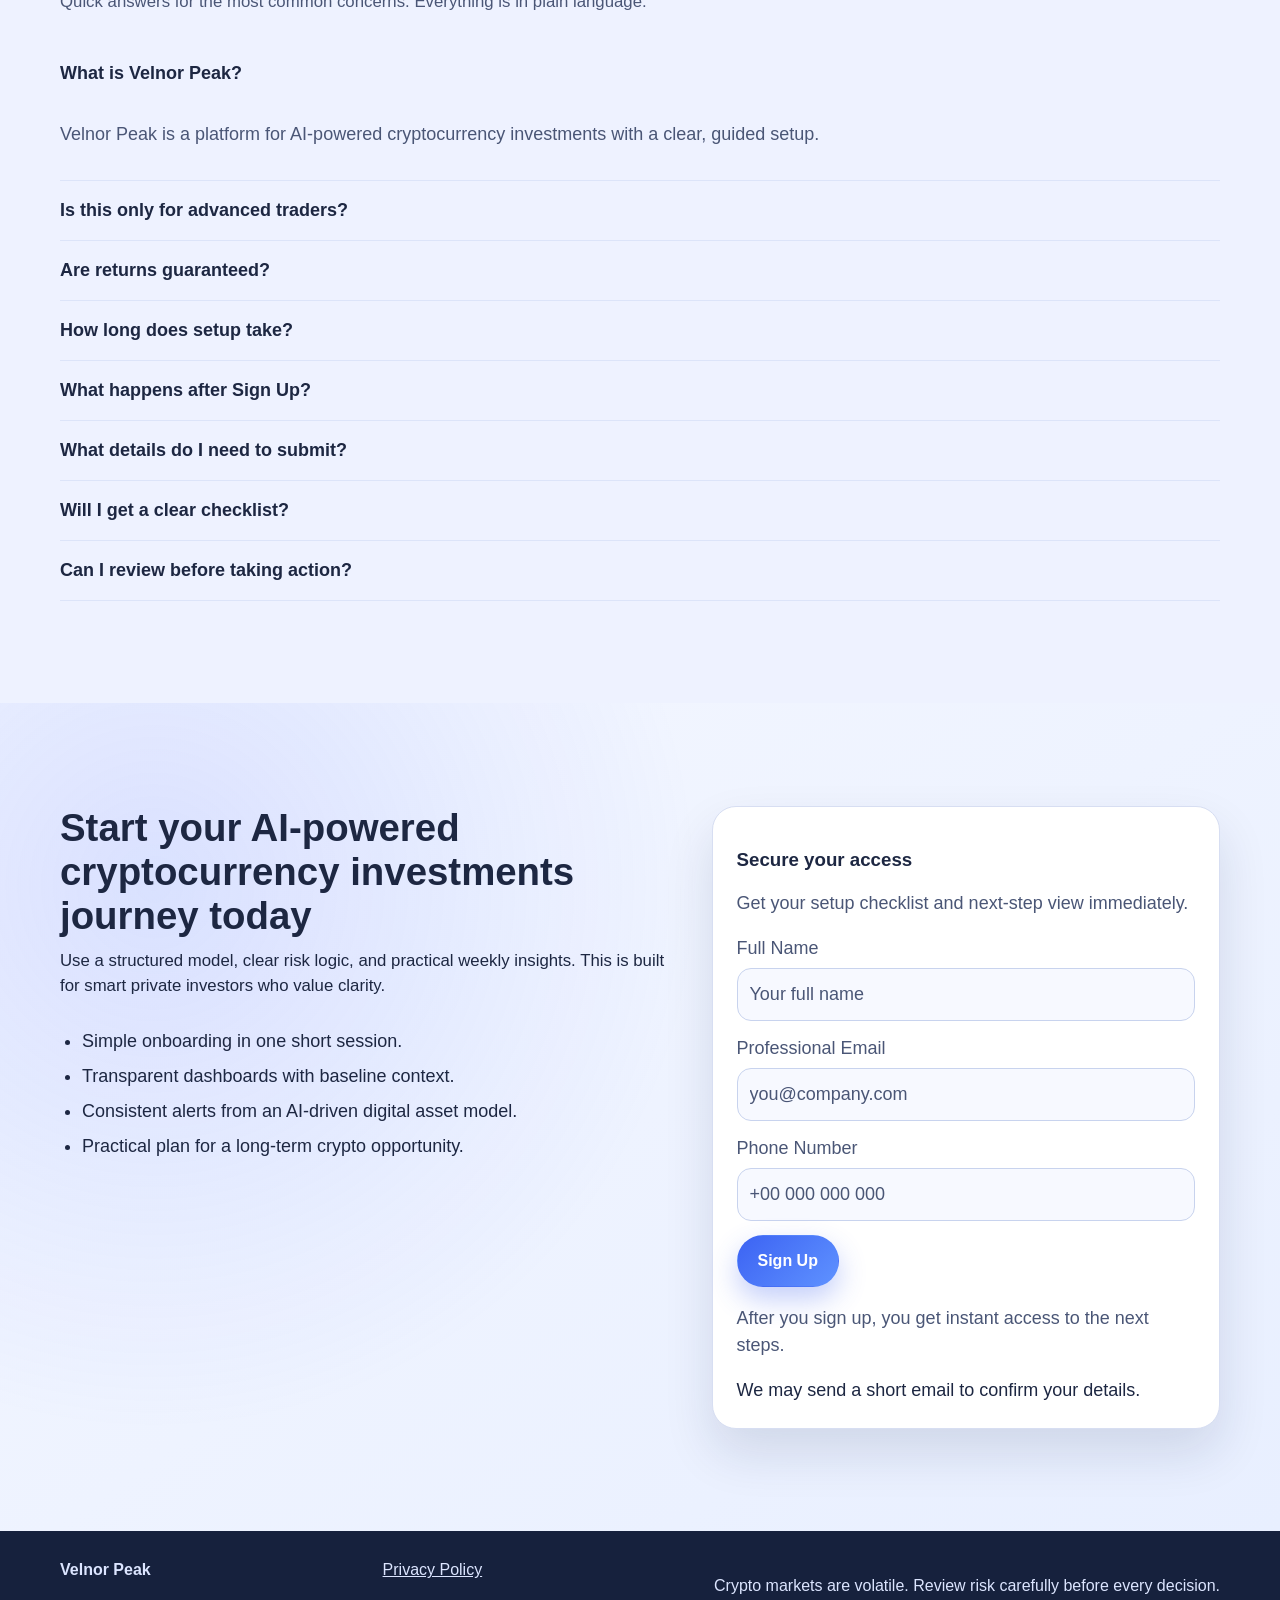
<file: es/index.html>
<!DOCTYPE html>
<html lang="en">
<head>
  <meta charset="UTF-8" />
  <meta name="viewport" content="width=device-width, initial-scale=1.0" />
  <title>Velnor Peak | AI-Powered Cryptocurrency Investments Español Route</title>
  <meta name="description" content="Explore Velnor Peak, a premium AI-powered cryptocurrency investments landing route for Español visitors. Learn the model, review risk, and sign up in minutes." />
  <link rel="canonical" href="https://velnorpeak.com/es/" />
  <link rel="alternate" hreflang="en" href="https://velnorpeak.com/" />
  <link rel="alternate" hreflang="de" href="https://velnorpeak.com/de/" />
  <link rel="alternate" hreflang="fr" href="https://velnorpeak.com/fr/" />
  <link rel="alternate" hreflang="es" href="https://velnorpeak.com/es/" />
  <link rel="alternate" hreflang="it" href="https://velnorpeak.com/it/" />
  <link rel="alternate" hreflang="tr" href="https://velnorpeak.com/tr/" />
  <link rel="alternate" hreflang="pt" href="https://velnorpeak.com/pt/" />
  <link rel="alternate" hreflang="jp" href="https://velnorpeak.com/jp/" />
  <link rel="alternate" hreflang="sk" href="https://velnorpeak.com/sk/" />
  <link rel="alternate" hreflang="be" href="https://velnorpeak.com/be/" />
  <link rel="alternate" hreflang="x-default" href="https://velnorpeak.com/" />
  <meta property="og:type" content="website" />
  <meta property="og:title" content="Velnor Peak | AI-Powered Cryptocurrency Investments Español Route" />
  <meta property="og:description" content="Explore Velnor Peak, a premium AI-powered cryptocurrency investments landing route for Español visitors. Learn the model, review risk, and sign up in minutes." />
  <meta property="og:url" content="https://velnorpeak.com/es/" />
  <meta property="og:site_name" content="Velnor Peak" />
  <meta name="twitter:card" content="summary_large_image" />
  <meta name="twitter:title" content="Velnor Peak | AI-Powered Cryptocurrency Investments Español Route" />
  <meta name="twitter:description" content="Explore Velnor Peak, a premium AI-powered cryptocurrency investments landing route for Español visitors. Learn the model, review risk, and sign up in minutes." />
  <link rel="stylesheet" href="../assets/style.css" />
  <script type="application/ld+json">{"@context":"https://schema.org","@type":"Organization","name":"Velnor Peak","url":"https://velnorpeak.com","logo":"https://velnorpeak.com/assets/img/logo.png","sameAs":[]}</script>
  <script type="application/ld+json">{"@context":"https://schema.org","@type":"WebSite","name":"Velnor Peak","url":"https://velnorpeak.com/","potentialAction":{"@type":"SearchAction","target":"https://velnorpeak.com/?q={search_term_string}","query-input":"required name=search_term_string"}}</script>
  <script type="application/ld+json">{"@context":"https://schema.org","@type":"FAQPage","mainEntity":[{"@type":"Question","name":"What is Velnor Peak?","acceptedAnswer":{"@type":"Answer","text":"Velnor Peak is an AI crypto investing platform focused on clear setup and transparent steps."}},{"@type":"Question","name":"Are returns guaranteed?","acceptedAnswer":{"@type":"Answer","text":"No. Returns depend on market conditions and are never guaranteed."}},{"@type":"Question","name":"What happens after Sign Up?","acceptedAnswer":{"@type":"Answer","text":"After you sign up, you get instant access to the next steps."}}]}</script>
  <script type="application/ld+json">{"@context":"https://schema.org","@type":"Review","itemReviewed":{"@type":"Service","name":"Velnor Peak AI crypto investing access"},"author":{"@type":"Person","name":"Liam Moore"},"reviewRating":{"@type":"Rating","ratingValue":"5","bestRating":"5"},"reviewBody":"The setup flow was clear, practical, and easy to follow in one day."}</script>
</head>
<body>
  <a class="skip-link" href="#main">Skip to content</a>
  <header class="site-header">
    <div class="container header-inner">
      <div class="brand">Velnor Peak</div>
      <nav class="desktop-nav" aria-label="Primary"><a href="#market">Market</a>
        <a href="#model">Model</a>
        <a href="#process">Process</a>
        <a href="#faq">FAQ</a></nav>
      <div class="header-right">
        <div class="language-switcher">
          <button class="language-button" aria-label="Choose language">Español</button>
          <ul class="language-list">
            <li><a href="../index.html">🇬🇧 English</a></li>
            <li><a href="../de/index.html">🇩🇪 Deutsch</a></li>
            <li><a href="../fr/index.html">🇫🇷 Français</a></li>
            <li><a href="../es/index.html">🇪🇸 Español</a></li>
            <li><a href="../it/index.html">🇮🇹 Italiano</a></li>
            <li><a href="../tr/index.html">🇹🇷 Türkçe</a></li>
            <li><a href="../pt/index.html">🇵🇹 Português</a></li>
            <li><a href="../jp/index.html">🇯🇵 日本語</a></li>
            <li><a href="../sk/index.html">🇸🇰 Slovak</a></li>
            <li><a href="../be/index.html">🇧🇪 Nederlands (BE)</a></li>
          </ul>
        </div>
        <a href="#signup" class="cta-button">Sign Up</a>
      </div>
      <button class="burger" aria-label="Open menu"><span></span><span></span><span></span></button>
    </div>
  </header>

  <div class="mobile-drawer" aria-hidden="true">
    <aside class="drawer-panel" role="dialog" aria-modal="true" aria-label="Mobile Menu">
      <button class="drawer-close" aria-label="Close menu">×</button>
      <nav class="mobile-nav" aria-label="Mobile Primary"><a href="#market">Market</a>
        <a href="#model">Model</a>
        <a href="#process">Process</a>
        <a href="#faq">FAQ</a></nav>
      <div class="language-switcher">
        <button class="language-button" aria-label="Choose language">Español</button>
        <ul class="language-list">
            <li><a href="../index.html">🇬🇧 English</a></li>
            <li><a href="../de/index.html">🇩🇪 Deutsch</a></li>
            <li><a href="../fr/index.html">🇫🇷 Français</a></li>
            <li><a href="../es/index.html">🇪🇸 Español</a></li>
            <li><a href="../it/index.html">🇮🇹 Italiano</a></li>
            <li><a href="../tr/index.html">🇹🇷 Türkçe</a></li>
            <li><a href="../pt/index.html">🇵🇹 Português</a></li>
            <li><a href="../jp/index.html">🇯🇵 日本語</a></li>
            <li><a href="../sk/index.html">🇸🇰 Slovak</a></li>
            <li><a href="../be/index.html">🇧🇪 Nederlands (BE)</a></li>
        </ul>
      </div>
      <a href="#signup" class="mobile-cta">Sign Up</a>
    </aside>
  </div>

  <main id="main">
    <section class="section hero" id="top">
      <div class="container hero-grid">
        <div data-animate>
          <span class="badge">AI Market Intelligence</span>
          <h1>AI-powered cryptocurrency investments with clear steps for private investors</h1>
          <div class="lead">
            <p>Velnor Peak gives you a simple AI crypto investing journey built for regular investors. The model reads market shifts, detects momentum, and highlights a practical crypto investment strategy you can understand.</p>
            <p>Why now? Digital asset cycles move fast, and manual decisions are often late. You get a structured view, concise insights, and a setup path built for today’s long-term crypto opportunity.</p>
            <p>After you sign up, you get instant access to the next steps. You can review options and follow a clear setup checklist.</p>
          </div>
          <ul class="bullet-list" aria-label="Trust points">
            <li>Simple dashboard language, no technical overload.</li>
            <li>Clear signals with context and baseline comparison.</li>
            <li>Risk notes on every major recommendation.</li>
            <li>Setup support through guided prompts.</li>
          </ul>
          <div class="performance-range" aria-label="Performance range">
            <div class="range-grid">
              <div class="range-item"><div class="range-value">8–15%</div><div class="range-label">Monthly range</div></div>
              <div class="range-item"><div class="range-value">80–200%</div><div class="range-label">Annual range</div></div>
            </div>
            <p class="range-note">Returns depend on market conditions. Not guaranteed.</p>
          </div>
        </div>
        <div data-animate>
          <form class="form-card signup-form" id="signup" novalidate>
            <h3 class="form-title">Create your investor access</h3>
            <p class="form-sub">Start in minutes with a simple crypto investment approach.</p>
            <label>Full Name<input type="text" name="name" placeholder="Your full name" required /></label>
            <label>Professional Email<input type="email" name="email" placeholder="you@company.com" required /></label>
            <label>Phone Number<input type="tel" name="phone" placeholder="+00 000 000 000" required /></label>
            <button class="cta-button" type="submit">Sign Up</button>
            <p>After you sign up, you get instant access to the next steps.</p>
            <small>We may send a short email to confirm your details.</small>
            <div class="form-success" role="status">Success. Your access request is saved.</div>
          </form>
        </div>
      </div>
    </section>

    <section class="section dark" id="market">
      <div class="container" data-animate>
        <h2>Why the market window matters now</h2>
        <p class="section-intro">Digital assets move in fast phases. AI helps you react with structure instead of emotion.</p>
        <div class="visual-grid">
          <article class="visual">
            <h3>Cycle driver split</h3>
            <div class="stack-bars"><span class="bar-a"></span><span class="bar-b"></span><span class="bar-c"></span><span class="bar-d"></span></div>
            <p><strong>Metric:</strong> 60% trend + 40% liquidity baseline.</p>
            <p><strong>Interpretation:</strong> Trend signals lead when liquidity confirms.</p>
            <p><strong>Investor implication:</strong> Enter with confirmation, not headlines.</p>
          </article>
          <article class="visual">
            <h3>AI vs manual timing</h3>
            <div class="dual-bars"><span class="left"></span><span class="right"></span></div>
            <p><strong>Metric:</strong> 34-hour average gap in signal speed.</p>
            <p><strong>Baseline:</strong> Manual review after daily close.</p>
            <p><strong>Investor implication:</strong> Faster context can reduce delayed entries.</p>
          </article>
        </div>
        <ul class="bullet-list">
          <li>Momentum waves can start before social attention spikes.</li>
          <li>Simple rules prevent overtrading in noisy periods.</li>
          <li>AI-driven digital asset model tracks multiple pairs at once.</li>
        </ul>
      </div>
    </section>

    <section class="section light" id="model">
      <div class="container" data-animate>
        <h2>How the AI crypto investing model works</h2>
        <p class="section-intro">The model combines market structure, risk checks, and execution logic. It gives plain-English prompts, not complex charts.</p>
        <div class="card-grid">
          <article class="card"><h3>Signal Engine</h3><p>Reads momentum and volatility shifts.</p><p class="muted">Updates every market phase.</p></article>
          <article class="card"><h3>Risk Layer</h3><p>Applies stop logic and exposure limits.</p><p class="muted">Keeps sizing practical.</p></article>
          <article class="card"><h3>Opportunity Filter</h3><p>Ranks setups by clarity and strength.</p><p class="muted">Focus on clean entries.</p></article>
          <article class="card"><h3>Action Summary</h3><p>Shows steps you can follow quickly.</p><p class="muted">No technical overload.</p></article>
        </div>
        <p><strong>Investor implication:</strong> You stay consistent with a repeatable crypto investment strategy.</p>
      </div>
    </section>

    <section class="section light" id="process">
      <div class="container" data-animate>
        <h2>Simple process from Sign Up to setup</h2>
        <p class="section-intro">The onboarding path is short. Each step shows one clear action.</p>
        <div class="process-grid">
          <article class="card"><p class="step-time">5 Minute</p><h3>Create profile</h3><p>Enter details and verify email.</p></article>
          <article class="card"><p class="step-time">1–6 Hour</p><h3>Review dashboard</h3><p>See market signals and priorities.</p></article>
          <article class="card"><p class="step-time">6–12 Hour</p><h3>Choose approach</h3><p>Pick preferred risk and pace.</p></article>
          <article class="card"><p class="step-time">12–24 Hour</p><h3>Activate workflow</h3><p>Follow checklist and start monitoring.</p></article>
        </div>
        <p>Most people finish setup in 24 hours.</p>
        <p>After you sign up, you will see a clear setup checklist.</p>
      </div>
    </section>

    <section class="section dark" id="metrics">
      <div class="container" data-animate>
        <h2>Metrics that keep your decisions grounded</h2>
        <p class="section-intro">You get benchmark comparisons with plain labels. Every metric includes context and next action.</p>
        <div class="kpi-panel">
          <div class="kpi-main">
            <h3>Signal confidence hierarchy</h3>
            <p><strong>Primary KPI:</strong> 68% high-confidence sequence alignment.</p>
            <p><strong>Baseline:</strong> 49% in neutral periods.</p>
            <p><strong>Interpretation:</strong> More aligned data means clearer decisions.</p>
            <p><strong>Investor implication:</strong> Wait for strong alignment before scaling.</p>
          </div>
          <div class="kpi-side">
            <article class="visual"><h3>Risk load ring</h3><div class="ring"></div><p>Current exposure zone below aggressive baseline.</p><p>Implication: room for selective additions.</p></article>
            <article class="visual"><h3>Weekly spread</h3><div class="distribution"><span style="height:44%"></span><span style="height:63%"></span><span style="height:88%"></span><span style="height:59%"></span><span style="height:37%"></span></div><p>Distribution favors middle-volatility bands.</p><p>Implication: balanced entries stay efficient.</p></article>
          </div>
        </div>
      </div>
    </section>

    <section class="section light" id="insights">
      <div class="container" data-animate>
        <h2>Insights you can use every week</h2>
        <p class="section-intro">Actionable insight cards keep your plan clear. You can track opportunities without information overload.</p>
        <div class="card-grid">
          <article class="card"><h3>Trend Bias</h3><p>Uptrend strength improving vs monthly average.</p><p class="muted">Implication: keep core positions active.</p></article>
          <article class="card"><h3>Entry Windows</h3><p>Two favorable zones detected this week.</p><p class="muted">Implication: stagger entries for control.</p></article>
          <article class="card"><h3>Volatility Shift</h3><p>Short spikes fading after high-volume days.</p><p class="muted">Implication: avoid impulse trades.</p></article>
          <article class="card"><h3>Capital Pace</h3><p>Steady pacing outperformed lump entries.</p><p class="muted">Implication: use phased commitments.</p></article>
        </div>
        <ul class="bullet-list">
          <li>Each card includes a baseline view.</li>
          <li>Each recommendation includes a simple next action.</li>
          <li>You can pause decisions when risk conditions change.</li>
        </ul>
      </div>
    </section>

    <section class="section light" id="risk">
      <div class="container" data-animate>
        <h2>Risk is real, and we explain it clearly</h2>
        <p class="section-intro">Crypto markets can move fast in both directions. A strong plan starts with clear risk boundaries.</p>
        <div class="card-grid">
          <article class="card"><h3>Market Shock</h3><p>Large moves may happen without warning.</p><p class="muted">Use predefined limits.</p></article>
          <article class="card"><h3>Signal Drift</h3><p>Conditions can change after entry.</p><p class="muted">Review updates daily.</p></article>
          <article class="card"><h3>Overexposure</h3><p>Too much size increases stress.</p><p class="muted">Keep position caps.</p></article>
          <article class="card"><h3>Emotion Risk</h3><p>Fear and hype hurt discipline.</p><p class="muted">Follow checklist logic.</p></article>
        </div>
        <ul class="bullet-list">
          <li>No outcome is guaranteed in any market phase.</li>
          <li>Past ranges are reference points, not promises.</li>
          <li>Only invest capital you can manage responsibly.</li>
        </ul>
      </div>
    </section>

    <section class="section dark" id="reviews">
      <div class="container" data-animate>
        <h2>What private investors say</h2>
        <p class="section-intro">These reviews focus on clarity and execution. Users value practical guidance over noise.</p>
        <div class="card-grid">
          <article class="card"><div class="review-head"><span class="avatar">LM</span> Liam Moore <span class="verified">VERIFIED</span></div><p class="muted">Engineer · Manchester</p><p>“I finally understand what to do each week. The setup checklist is excellent.”</p></article>
          <article class="card"><div class="review-head"><span class="avatar">ED</span> Emma Doyle <span class="verified">VERIFIED</span></div><p class="muted">Designer · Dublin</p><p>“The AI insights are short and useful. I can act without confusion.”</p></article>
          <article class="card"><div class="review-head"><span class="avatar">JR</span> Jonas Riedel <span class="verified">VERIFIED</span></div><p class="muted">Consultant · Berlin</p><p>“Risk notes helped me stay calm during fast market changes.”</p></article>
          <article class="card"><div class="review-head"><span class="avatar">SV</span> Sofia Vermeer <span class="verified">VERIFIED</span></div><p class="muted">Analyst · Antwerp</p><p>“I signed up and had a clear path in less than one day.”</p></article>
        </div>
      </div>
    </section>

    <section class="section light" id="faq">
      <div class="container" data-animate>
        <h2>Frequently asked questions</h2>
        <p class="section-intro">Quick answers for the most common concerns. Everything is in plain language.</p>
        <div class="faq-list">
          <article class="faq-item open"><button class="faq-question" aria-expanded="true">What is Velnor Peak?</button><div class="faq-answer"><p>Velnor Peak is a platform for AI-powered cryptocurrency investments with a clear, guided setup.</p></div></article>
          <article class="faq-item"><button class="faq-question" aria-expanded="false">Is this only for advanced traders?</button><div class="faq-answer"><p>No. It is designed for regular private investors who want a simple process.</p></div></article>
          <article class="faq-item"><button class="faq-question" aria-expanded="false">Are returns guaranteed?</button><div class="faq-answer"><p>No. Returns depend on market conditions. Not guaranteed.</p></div></article>
          <article class="faq-item"><button class="faq-question" aria-expanded="false">How long does setup take?</button><div class="faq-answer"><p>Most people finish setup in 24 hours.</p></div></article>
          <article class="faq-item"><button class="faq-question" aria-expanded="false">What happens after Sign Up?</button><div class="faq-answer"><p>After you sign up, you get instant access to the next steps.</p></div></article>
          <article class="faq-item"><button class="faq-question" aria-expanded="false">What details do I need to submit?</button><div class="faq-answer"><p>Only Full Name, Professional Email, and Phone Number.</p></div></article>
          <article class="faq-item"><button class="faq-question" aria-expanded="false">Will I get a clear checklist?</button><div class="faq-answer"><p>Yes. After you sign up, you will see a clear setup checklist.</p></div></article>
          <article class="faq-item"><button class="faq-question" aria-expanded="false">Can I review before taking action?</button><div class="faq-answer"><p>Yes. You can review the options and choose what to do next.</p></div></article>
        </div>
      </div>
    </section>

    <section class="section final-cta" id="final">
      <div class="container hero-grid" data-animate>
        <div>
          <h2>Start your AI-powered cryptocurrency investments journey today</h2>
          <p class="section-intro">Use a structured model, clear risk logic, and practical weekly insights. This is built for smart private investors who value clarity.</p>
          <ul class="bullet-list">
            <li>Simple onboarding in one short session.</li>
            <li>Transparent dashboards with baseline context.</li>
            <li>Consistent alerts from an AI-driven digital asset model.</li>
            <li>Practical plan for a long-term crypto opportunity.</li>
          </ul>
        </div>
        <form class="form-card signup-form" novalidate>
          <h3 class="form-title">Secure your access</h3>
          <p class="form-sub">Get your setup checklist and next-step view immediately.</p>
          <label>Full Name<input type="text" name="name" placeholder="Your full name" required /></label>
          <label>Professional Email<input type="email" name="email" placeholder="you@company.com" required /></label>
          <label>Phone Number<input type="tel" name="phone" placeholder="+00 000 000 000" required /></label>
          <button class="cta-button" type="submit">Sign Up</button>
          <p>After you sign up, you get instant access to the next steps.</p>
          <small>We may send a short email to confirm your details.</small>
          <div class="form-success" role="status">Success. Your access request is saved.</div>
        </form>
      </div>
    </section>
  </main>

  <footer class="site-footer">
    <div class="container footer-inner">
      <strong>Velnor Peak</strong>
      <a href="#" data-open-privacy class="privacy-link">Privacy Policy</a>
      <p>Crypto markets are volatile. Review risk carefully before every decision.</p>
    </div>
  </footer>

  <div class="modal" id="privacy-modal" aria-hidden="true">
    <div class="modal-panel" role="dialog" aria-modal="true" aria-label="Privacy Policy">
      <div class="modal-head">
        <button data-close-modal aria-label="Close privacy policy" style="float:right;border:0;background:none;font-size:1.6rem;">×</button>
        <h3>Privacy Policy</h3>
      </div>
      <div class="modal-body">
        <h4>Introduction</h4><p>This Privacy Policy explains how Velnor Peak collects, uses, and protects personal data across all site routes.</p>
        <h4>Data collection</h4><p>We collect Full Name, Professional Email, and Phone Number when you submit forms. We also collect technical usage data such as browser type and visit events.</p>
        <h4>Legal basis</h4><p>We process your information based on consent, site operations, and legitimate interest in improving service quality.</p>
        <h4>Cookies</h4><p>We use essential cookies for session stability and analytics cookies for aggregated behavior understanding.</p>
        <h4>Retention</h4><p>We keep form submissions only as long as needed for onboarding and legal record duties.</p>
        <h4>Third-party sharing</h4><p>We may use secure service providers for hosting, analytics, and communication delivery under contractual safeguards.</p>
        <h4>Security</h4><p>We use encryption in transit, access controls, and monitoring practices designed to reduce unauthorized access risk.</p>
        <h4>User rights</h4><p>You can request access, correction, deletion, portability, and processing restriction where applicable under local law.</p>
        <h4>International transfers</h4><p>If data is transferred across borders, we use recognized contractual measures to protect personal data.</p>
        <h4>Industry risk disclosure</h4><p>Digital asset markets are volatile. Information is educational and operational, not guaranteed investment results.</p>
        <h4>Contact</h4><p>For privacy requests, contact privacy@velnorpeak.com. We answer verified requests within a reasonable period.</p>
      </div>
      <div class="modal-foot"><button data-close-modal class="language-button">Close</button></div>
    </div>
  </div>

  <script src="../assets/app.js" defer></script>
</body>
</html>
</file>
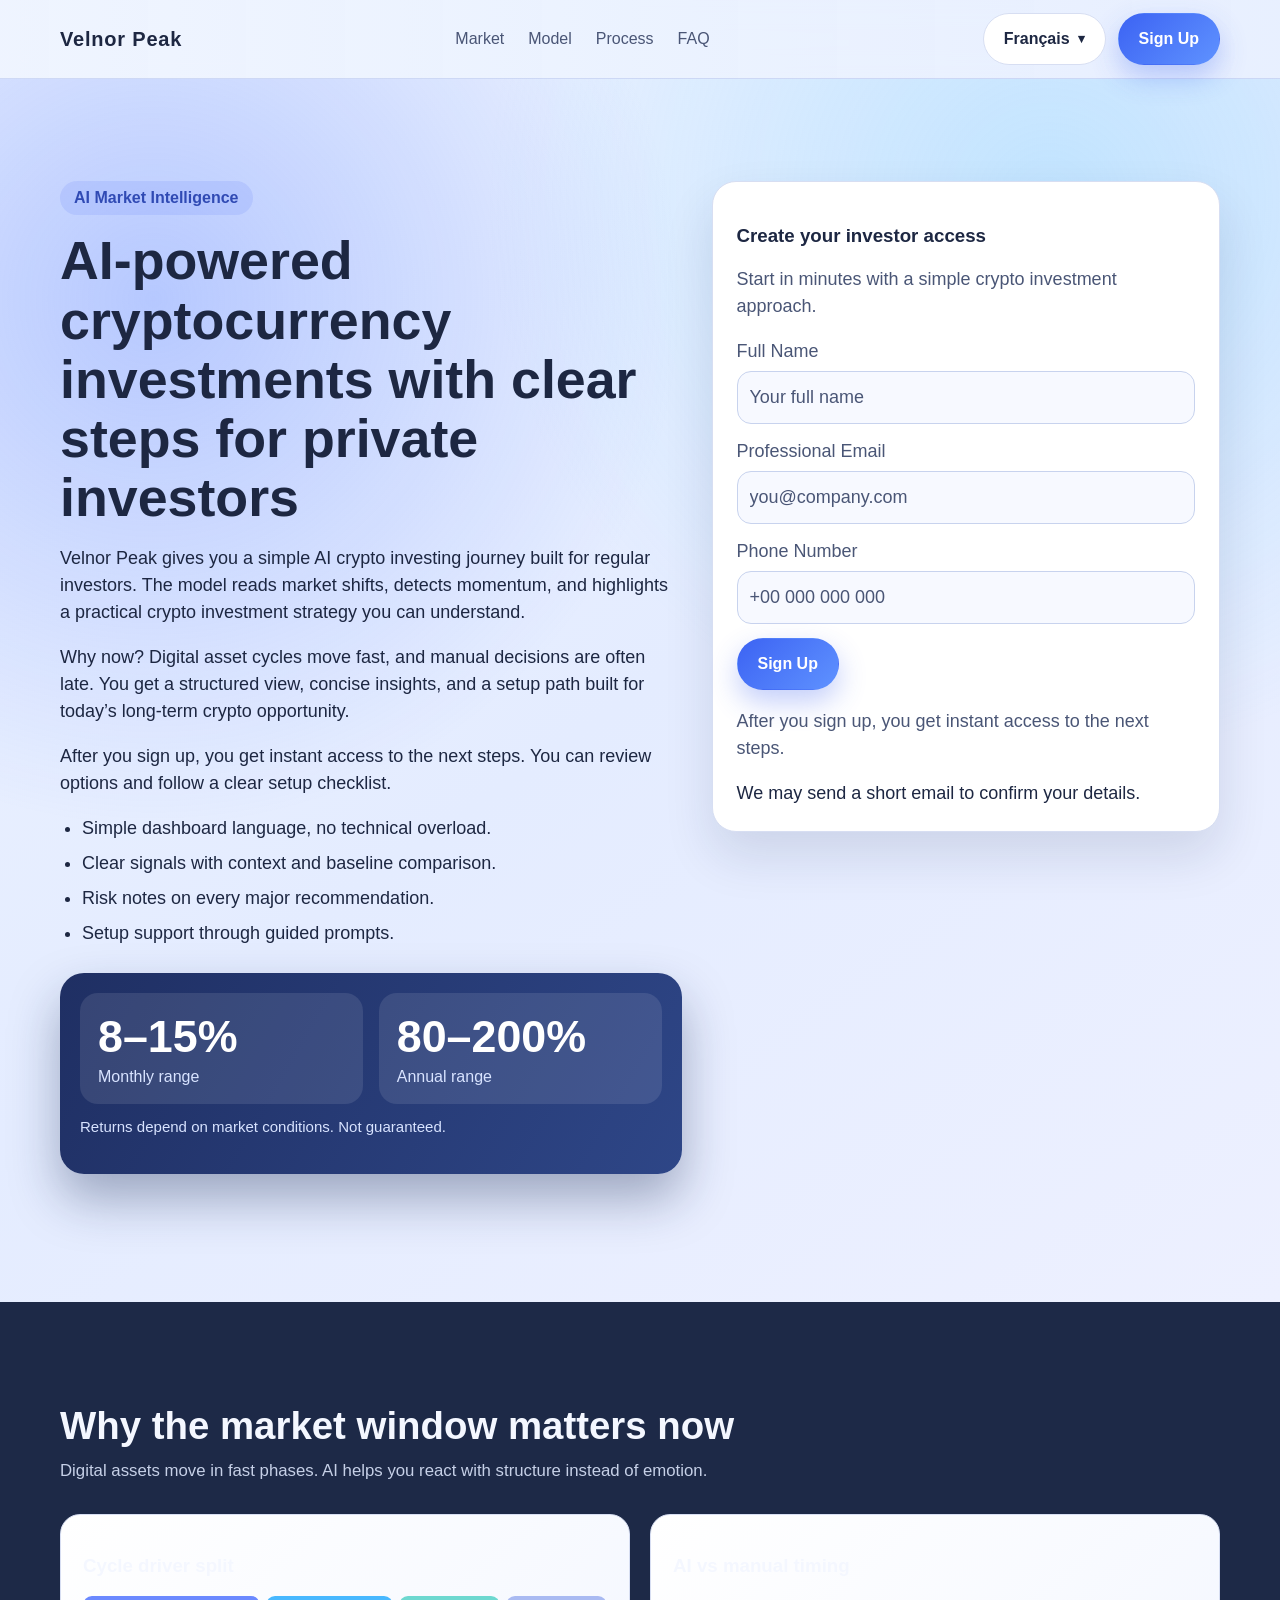
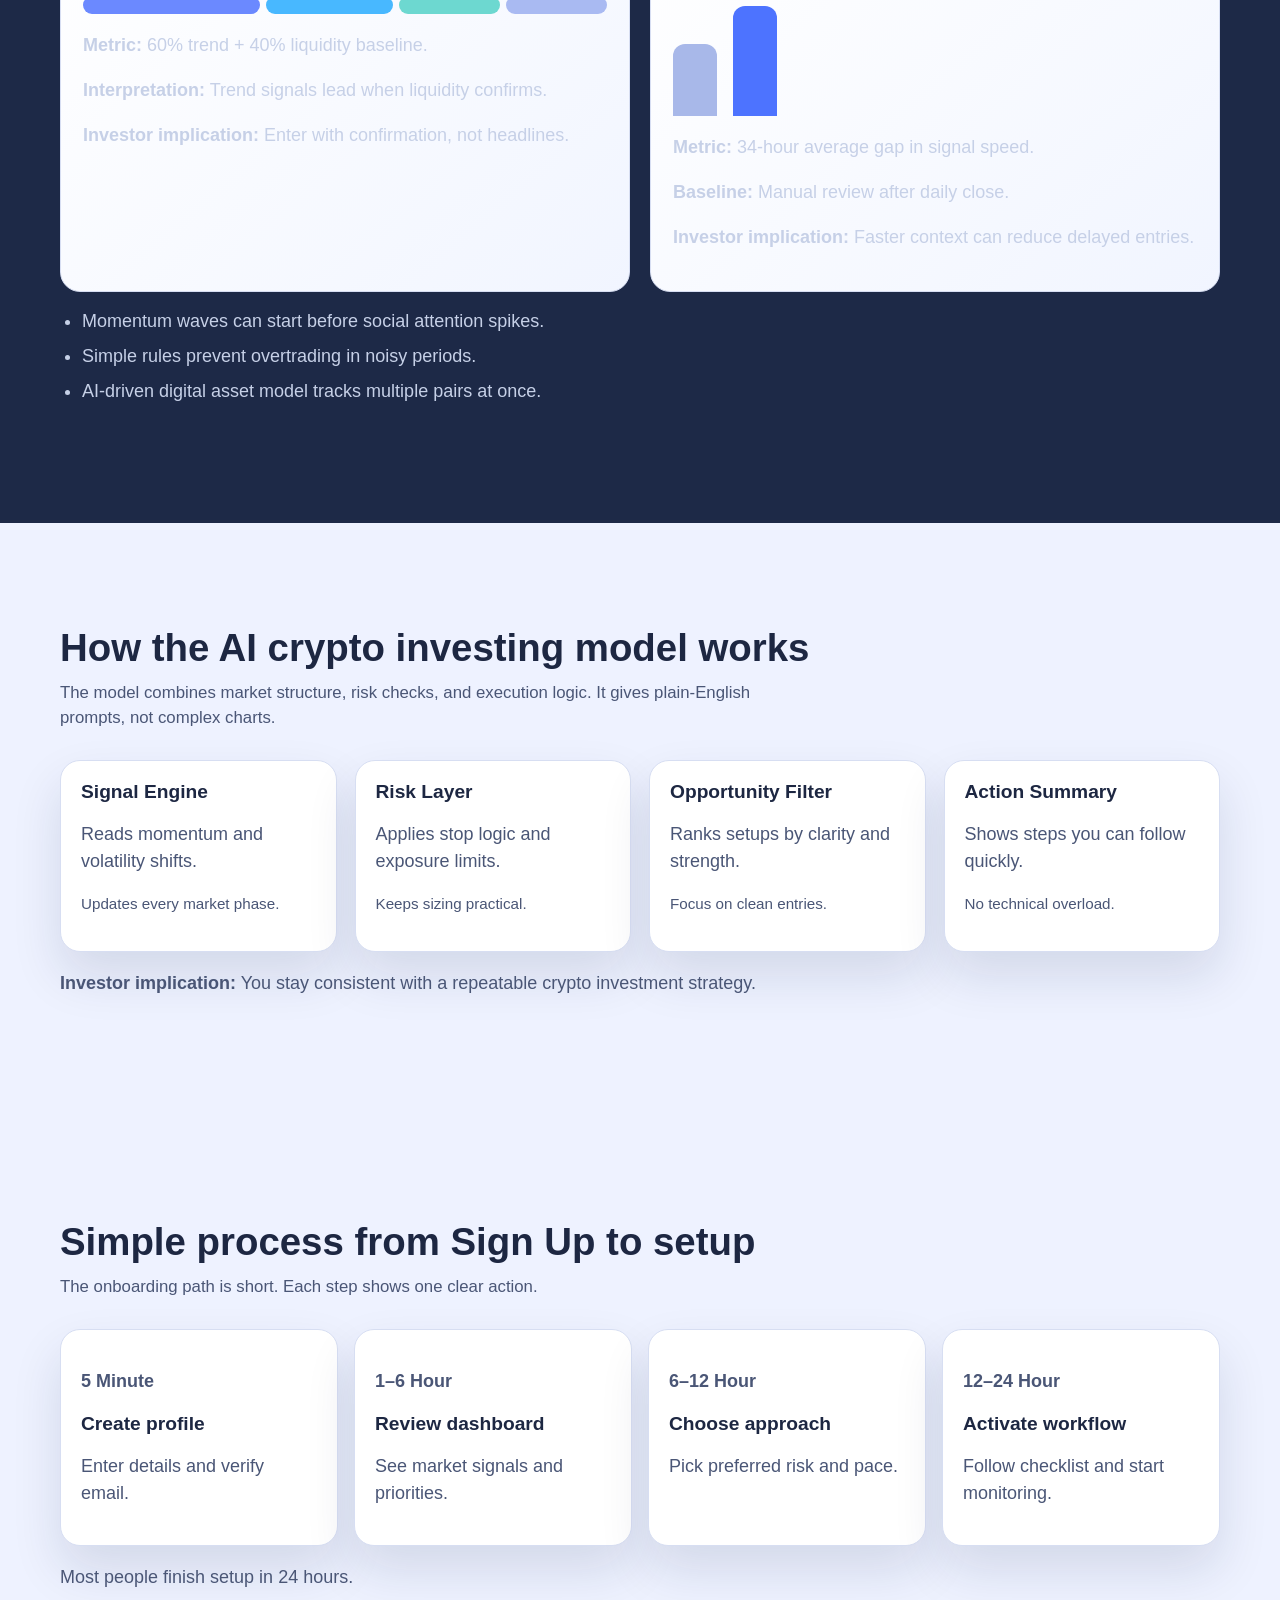
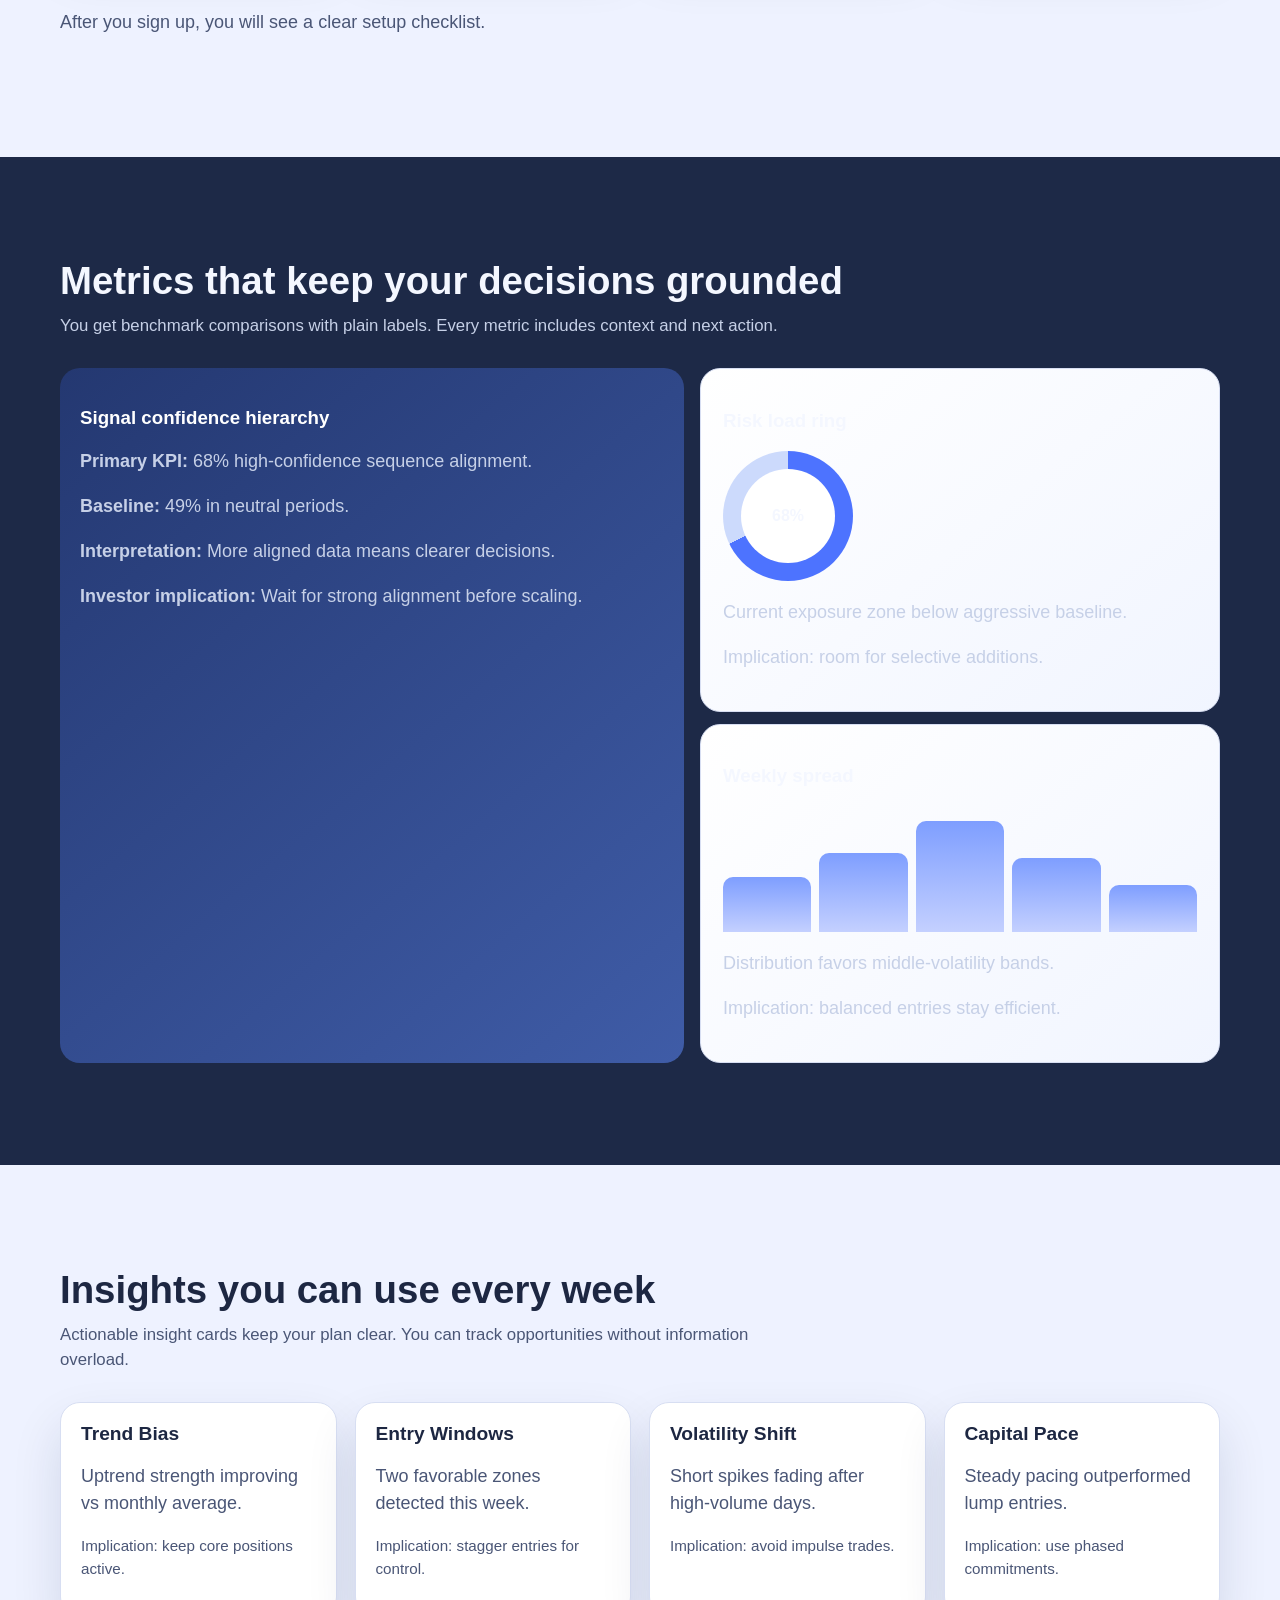
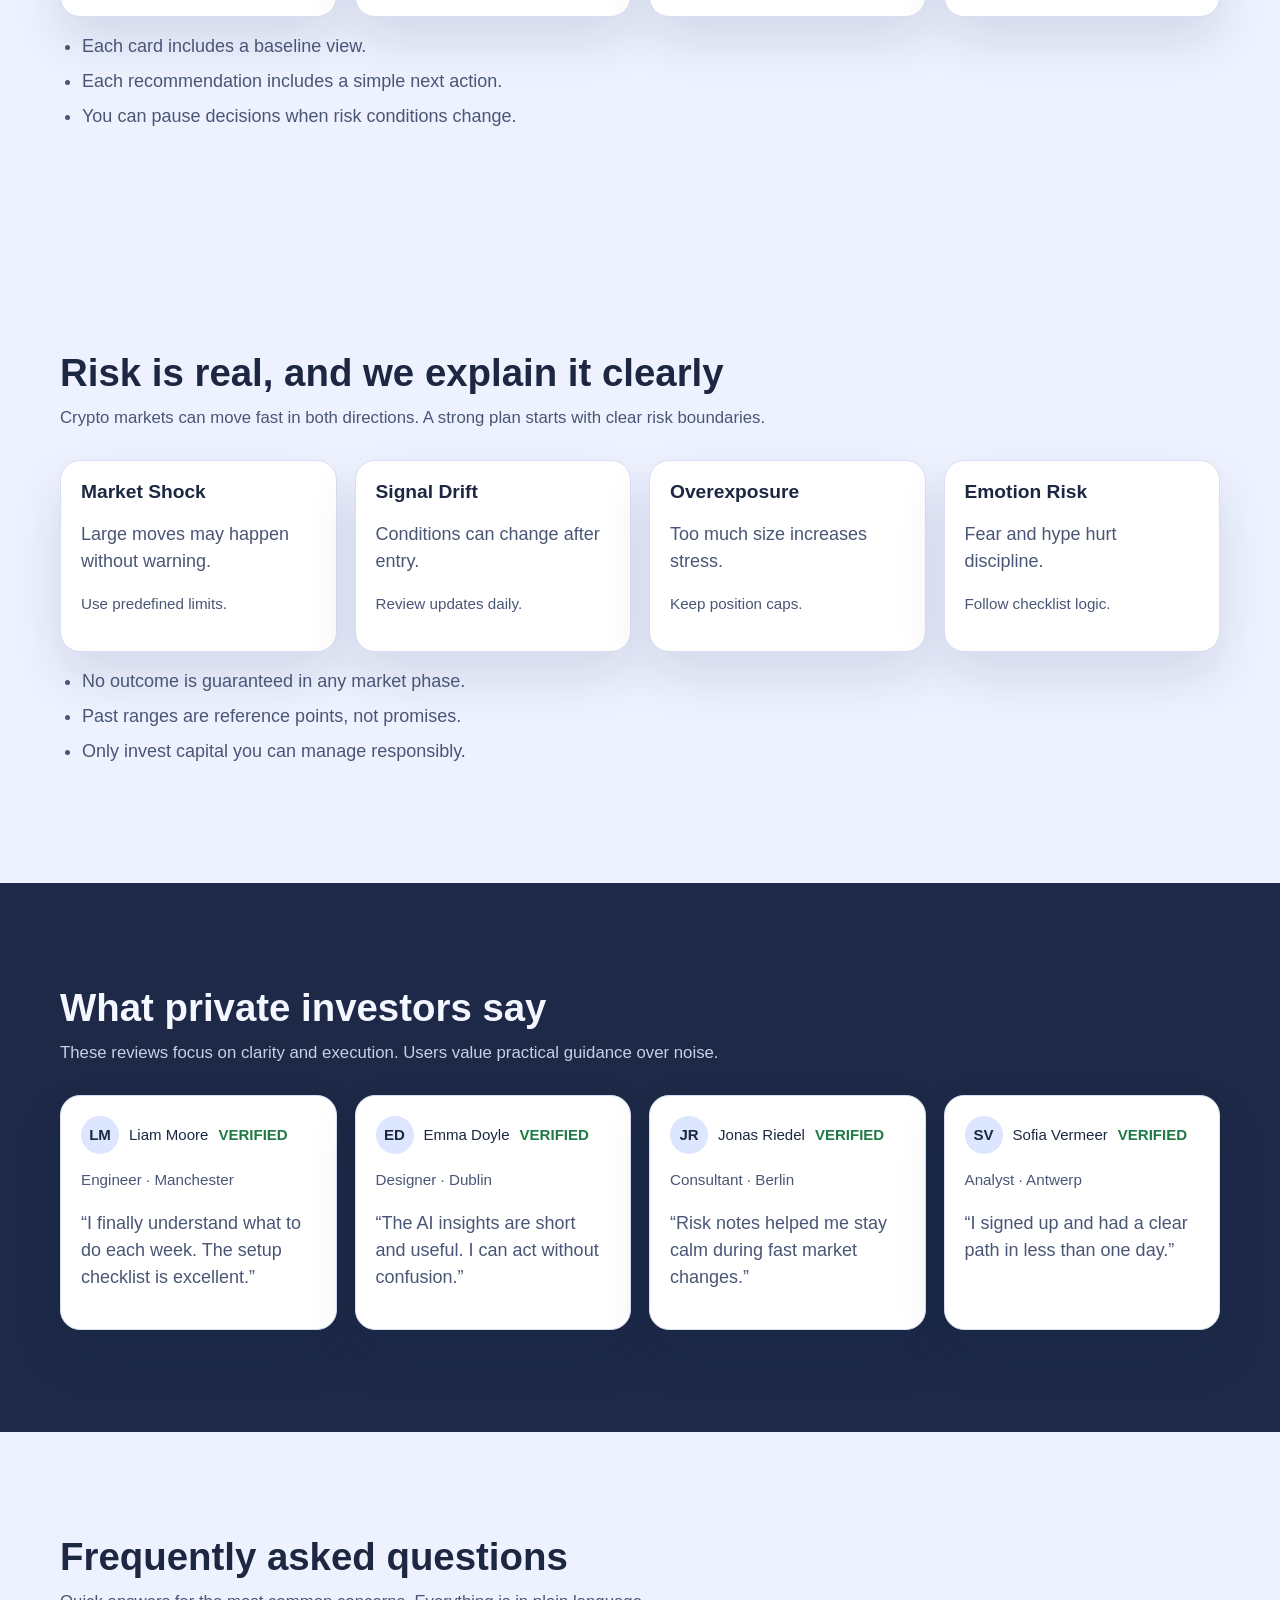
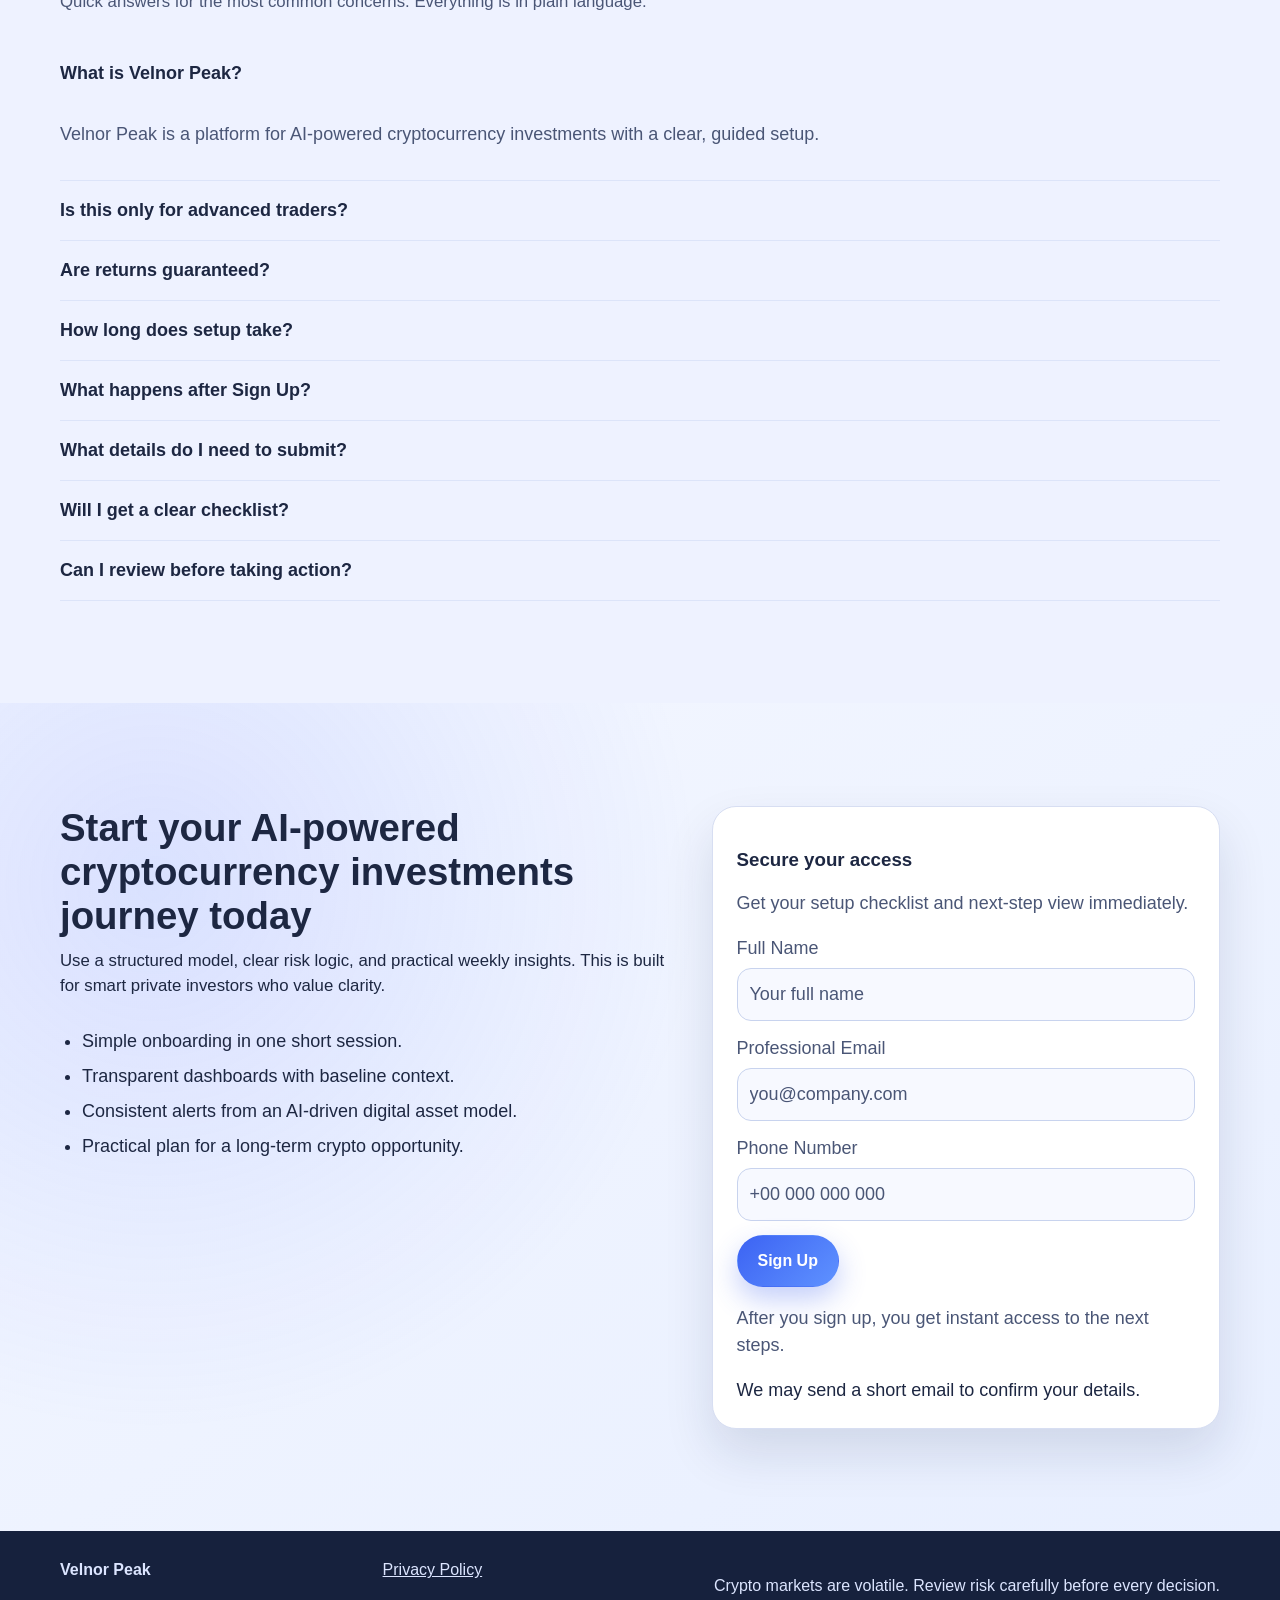
<file: fr/index.html>
<!DOCTYPE html>
<html lang="en">
<head>
  <meta charset="UTF-8" />
  <meta name="viewport" content="width=device-width, initial-scale=1.0" />
  <title>Velnor Peak | AI-Powered Cryptocurrency Investments Français Route</title>
  <meta name="description" content="Explore Velnor Peak, a premium AI-powered cryptocurrency investments landing route for Français visitors. Learn the model, review risk, and sign up in minutes." />
  <link rel="canonical" href="https://velnorpeak.com/fr/" />
  <link rel="alternate" hreflang="en" href="https://velnorpeak.com/" />
  <link rel="alternate" hreflang="de" href="https://velnorpeak.com/de/" />
  <link rel="alternate" hreflang="fr" href="https://velnorpeak.com/fr/" />
  <link rel="alternate" hreflang="es" href="https://velnorpeak.com/es/" />
  <link rel="alternate" hreflang="it" href="https://velnorpeak.com/it/" />
  <link rel="alternate" hreflang="tr" href="https://velnorpeak.com/tr/" />
  <link rel="alternate" hreflang="pt" href="https://velnorpeak.com/pt/" />
  <link rel="alternate" hreflang="jp" href="https://velnorpeak.com/jp/" />
  <link rel="alternate" hreflang="sk" href="https://velnorpeak.com/sk/" />
  <link rel="alternate" hreflang="be" href="https://velnorpeak.com/be/" />
  <link rel="alternate" hreflang="x-default" href="https://velnorpeak.com/" />
  <meta property="og:type" content="website" />
  <meta property="og:title" content="Velnor Peak | AI-Powered Cryptocurrency Investments Français Route" />
  <meta property="og:description" content="Explore Velnor Peak, a premium AI-powered cryptocurrency investments landing route for Français visitors. Learn the model, review risk, and sign up in minutes." />
  <meta property="og:url" content="https://velnorpeak.com/fr/" />
  <meta property="og:site_name" content="Velnor Peak" />
  <meta name="twitter:card" content="summary_large_image" />
  <meta name="twitter:title" content="Velnor Peak | AI-Powered Cryptocurrency Investments Français Route" />
  <meta name="twitter:description" content="Explore Velnor Peak, a premium AI-powered cryptocurrency investments landing route for Français visitors. Learn the model, review risk, and sign up in minutes." />
  <link rel="stylesheet" href="../assets/style.css" />
  <script type="application/ld+json">{"@context":"https://schema.org","@type":"Organization","name":"Velnor Peak","url":"https://velnorpeak.com","logo":"https://velnorpeak.com/assets/img/logo.png","sameAs":[]}</script>
  <script type="application/ld+json">{"@context":"https://schema.org","@type":"WebSite","name":"Velnor Peak","url":"https://velnorpeak.com/","potentialAction":{"@type":"SearchAction","target":"https://velnorpeak.com/?q={search_term_string}","query-input":"required name=search_term_string"}}</script>
  <script type="application/ld+json">{"@context":"https://schema.org","@type":"FAQPage","mainEntity":[{"@type":"Question","name":"What is Velnor Peak?","acceptedAnswer":{"@type":"Answer","text":"Velnor Peak is an AI crypto investing platform focused on clear setup and transparent steps."}},{"@type":"Question","name":"Are returns guaranteed?","acceptedAnswer":{"@type":"Answer","text":"No. Returns depend on market conditions and are never guaranteed."}},{"@type":"Question","name":"What happens after Sign Up?","acceptedAnswer":{"@type":"Answer","text":"After you sign up, you get instant access to the next steps."}}]}</script>
  <script type="application/ld+json">{"@context":"https://schema.org","@type":"Review","itemReviewed":{"@type":"Service","name":"Velnor Peak AI crypto investing access"},"author":{"@type":"Person","name":"Liam Moore"},"reviewRating":{"@type":"Rating","ratingValue":"5","bestRating":"5"},"reviewBody":"The setup flow was clear, practical, and easy to follow in one day."}</script>
</head>
<body>
  <a class="skip-link" href="#main">Skip to content</a>
  <header class="site-header">
    <div class="container header-inner">
      <div class="brand">Velnor Peak</div>
      <nav class="desktop-nav" aria-label="Primary"><a href="#market">Market</a>
        <a href="#model">Model</a>
        <a href="#process">Process</a>
        <a href="#faq">FAQ</a></nav>
      <div class="header-right">
        <div class="language-switcher">
          <button class="language-button" aria-label="Choose language">Français</button>
          <ul class="language-list">
            <li><a href="../index.html">🇬🇧 English</a></li>
            <li><a href="../de/index.html">🇩🇪 Deutsch</a></li>
            <li><a href="../fr/index.html">🇫🇷 Français</a></li>
            <li><a href="../es/index.html">🇪🇸 Español</a></li>
            <li><a href="../it/index.html">🇮🇹 Italiano</a></li>
            <li><a href="../tr/index.html">🇹🇷 Türkçe</a></li>
            <li><a href="../pt/index.html">🇵🇹 Português</a></li>
            <li><a href="../jp/index.html">🇯🇵 日本語</a></li>
            <li><a href="../sk/index.html">🇸🇰 Slovak</a></li>
            <li><a href="../be/index.html">🇧🇪 Nederlands (BE)</a></li>
          </ul>
        </div>
        <a href="#signup" class="cta-button">Sign Up</a>
      </div>
      <button class="burger" aria-label="Open menu"><span></span><span></span><span></span></button>
    </div>
  </header>

  <div class="mobile-drawer" aria-hidden="true">
    <aside class="drawer-panel" role="dialog" aria-modal="true" aria-label="Mobile Menu">
      <button class="drawer-close" aria-label="Close menu">×</button>
      <nav class="mobile-nav" aria-label="Mobile Primary"><a href="#market">Market</a>
        <a href="#model">Model</a>
        <a href="#process">Process</a>
        <a href="#faq">FAQ</a></nav>
      <div class="language-switcher">
        <button class="language-button" aria-label="Choose language">Français</button>
        <ul class="language-list">
            <li><a href="../index.html">🇬🇧 English</a></li>
            <li><a href="../de/index.html">🇩🇪 Deutsch</a></li>
            <li><a href="../fr/index.html">🇫🇷 Français</a></li>
            <li><a href="../es/index.html">🇪🇸 Español</a></li>
            <li><a href="../it/index.html">🇮🇹 Italiano</a></li>
            <li><a href="../tr/index.html">🇹🇷 Türkçe</a></li>
            <li><a href="../pt/index.html">🇵🇹 Português</a></li>
            <li><a href="../jp/index.html">🇯🇵 日本語</a></li>
            <li><a href="../sk/index.html">🇸🇰 Slovak</a></li>
            <li><a href="../be/index.html">🇧🇪 Nederlands (BE)</a></li>
        </ul>
      </div>
      <a href="#signup" class="mobile-cta">Sign Up</a>
    </aside>
  </div>

  <main id="main">
    <section class="section hero" id="top">
      <div class="container hero-grid">
        <div data-animate>
          <span class="badge">AI Market Intelligence</span>
          <h1>AI-powered cryptocurrency investments with clear steps for private investors</h1>
          <div class="lead">
            <p>Velnor Peak gives you a simple AI crypto investing journey built for regular investors. The model reads market shifts, detects momentum, and highlights a practical crypto investment strategy you can understand.</p>
            <p>Why now? Digital asset cycles move fast, and manual decisions are often late. You get a structured view, concise insights, and a setup path built for today’s long-term crypto opportunity.</p>
            <p>After you sign up, you get instant access to the next steps. You can review options and follow a clear setup checklist.</p>
          </div>
          <ul class="bullet-list" aria-label="Trust points">
            <li>Simple dashboard language, no technical overload.</li>
            <li>Clear signals with context and baseline comparison.</li>
            <li>Risk notes on every major recommendation.</li>
            <li>Setup support through guided prompts.</li>
          </ul>
          <div class="performance-range" aria-label="Performance range">
            <div class="range-grid">
              <div class="range-item"><div class="range-value">8–15%</div><div class="range-label">Monthly range</div></div>
              <div class="range-item"><div class="range-value">80–200%</div><div class="range-label">Annual range</div></div>
            </div>
            <p class="range-note">Returns depend on market conditions. Not guaranteed.</p>
          </div>
        </div>
        <div data-animate>
          <form class="form-card signup-form" id="signup" novalidate>
            <h3 class="form-title">Create your investor access</h3>
            <p class="form-sub">Start in minutes with a simple crypto investment approach.</p>
            <label>Full Name<input type="text" name="name" placeholder="Your full name" required /></label>
            <label>Professional Email<input type="email" name="email" placeholder="you@company.com" required /></label>
            <label>Phone Number<input type="tel" name="phone" placeholder="+00 000 000 000" required /></label>
            <button class="cta-button" type="submit">Sign Up</button>
            <p>After you sign up, you get instant access to the next steps.</p>
            <small>We may send a short email to confirm your details.</small>
            <div class="form-success" role="status">Success. Your access request is saved.</div>
          </form>
        </div>
      </div>
    </section>

    <section class="section dark" id="market">
      <div class="container" data-animate>
        <h2>Why the market window matters now</h2>
        <p class="section-intro">Digital assets move in fast phases. AI helps you react with structure instead of emotion.</p>
        <div class="visual-grid">
          <article class="visual">
            <h3>Cycle driver split</h3>
            <div class="stack-bars"><span class="bar-a"></span><span class="bar-b"></span><span class="bar-c"></span><span class="bar-d"></span></div>
            <p><strong>Metric:</strong> 60% trend + 40% liquidity baseline.</p>
            <p><strong>Interpretation:</strong> Trend signals lead when liquidity confirms.</p>
            <p><strong>Investor implication:</strong> Enter with confirmation, not headlines.</p>
          </article>
          <article class="visual">
            <h3>AI vs manual timing</h3>
            <div class="dual-bars"><span class="left"></span><span class="right"></span></div>
            <p><strong>Metric:</strong> 34-hour average gap in signal speed.</p>
            <p><strong>Baseline:</strong> Manual review after daily close.</p>
            <p><strong>Investor implication:</strong> Faster context can reduce delayed entries.</p>
          </article>
        </div>
        <ul class="bullet-list">
          <li>Momentum waves can start before social attention spikes.</li>
          <li>Simple rules prevent overtrading in noisy periods.</li>
          <li>AI-driven digital asset model tracks multiple pairs at once.</li>
        </ul>
      </div>
    </section>

    <section class="section light" id="model">
      <div class="container" data-animate>
        <h2>How the AI crypto investing model works</h2>
        <p class="section-intro">The model combines market structure, risk checks, and execution logic. It gives plain-English prompts, not complex charts.</p>
        <div class="card-grid">
          <article class="card"><h3>Signal Engine</h3><p>Reads momentum and volatility shifts.</p><p class="muted">Updates every market phase.</p></article>
          <article class="card"><h3>Risk Layer</h3><p>Applies stop logic and exposure limits.</p><p class="muted">Keeps sizing practical.</p></article>
          <article class="card"><h3>Opportunity Filter</h3><p>Ranks setups by clarity and strength.</p><p class="muted">Focus on clean entries.</p></article>
          <article class="card"><h3>Action Summary</h3><p>Shows steps you can follow quickly.</p><p class="muted">No technical overload.</p></article>
        </div>
        <p><strong>Investor implication:</strong> You stay consistent with a repeatable crypto investment strategy.</p>
      </div>
    </section>

    <section class="section light" id="process">
      <div class="container" data-animate>
        <h2>Simple process from Sign Up to setup</h2>
        <p class="section-intro">The onboarding path is short. Each step shows one clear action.</p>
        <div class="process-grid">
          <article class="card"><p class="step-time">5 Minute</p><h3>Create profile</h3><p>Enter details and verify email.</p></article>
          <article class="card"><p class="step-time">1–6 Hour</p><h3>Review dashboard</h3><p>See market signals and priorities.</p></article>
          <article class="card"><p class="step-time">6–12 Hour</p><h3>Choose approach</h3><p>Pick preferred risk and pace.</p></article>
          <article class="card"><p class="step-time">12–24 Hour</p><h3>Activate workflow</h3><p>Follow checklist and start monitoring.</p></article>
        </div>
        <p>Most people finish setup in 24 hours.</p>
        <p>After you sign up, you will see a clear setup checklist.</p>
      </div>
    </section>

    <section class="section dark" id="metrics">
      <div class="container" data-animate>
        <h2>Metrics that keep your decisions grounded</h2>
        <p class="section-intro">You get benchmark comparisons with plain labels. Every metric includes context and next action.</p>
        <div class="kpi-panel">
          <div class="kpi-main">
            <h3>Signal confidence hierarchy</h3>
            <p><strong>Primary KPI:</strong> 68% high-confidence sequence alignment.</p>
            <p><strong>Baseline:</strong> 49% in neutral periods.</p>
            <p><strong>Interpretation:</strong> More aligned data means clearer decisions.</p>
            <p><strong>Investor implication:</strong> Wait for strong alignment before scaling.</p>
          </div>
          <div class="kpi-side">
            <article class="visual"><h3>Risk load ring</h3><div class="ring"></div><p>Current exposure zone below aggressive baseline.</p><p>Implication: room for selective additions.</p></article>
            <article class="visual"><h3>Weekly spread</h3><div class="distribution"><span style="height:44%"></span><span style="height:63%"></span><span style="height:88%"></span><span style="height:59%"></span><span style="height:37%"></span></div><p>Distribution favors middle-volatility bands.</p><p>Implication: balanced entries stay efficient.</p></article>
          </div>
        </div>
      </div>
    </section>

    <section class="section light" id="insights">
      <div class="container" data-animate>
        <h2>Insights you can use every week</h2>
        <p class="section-intro">Actionable insight cards keep your plan clear. You can track opportunities without information overload.</p>
        <div class="card-grid">
          <article class="card"><h3>Trend Bias</h3><p>Uptrend strength improving vs monthly average.</p><p class="muted">Implication: keep core positions active.</p></article>
          <article class="card"><h3>Entry Windows</h3><p>Two favorable zones detected this week.</p><p class="muted">Implication: stagger entries for control.</p></article>
          <article class="card"><h3>Volatility Shift</h3><p>Short spikes fading after high-volume days.</p><p class="muted">Implication: avoid impulse trades.</p></article>
          <article class="card"><h3>Capital Pace</h3><p>Steady pacing outperformed lump entries.</p><p class="muted">Implication: use phased commitments.</p></article>
        </div>
        <ul class="bullet-list">
          <li>Each card includes a baseline view.</li>
          <li>Each recommendation includes a simple next action.</li>
          <li>You can pause decisions when risk conditions change.</li>
        </ul>
      </div>
    </section>

    <section class="section light" id="risk">
      <div class="container" data-animate>
        <h2>Risk is real, and we explain it clearly</h2>
        <p class="section-intro">Crypto markets can move fast in both directions. A strong plan starts with clear risk boundaries.</p>
        <div class="card-grid">
          <article class="card"><h3>Market Shock</h3><p>Large moves may happen without warning.</p><p class="muted">Use predefined limits.</p></article>
          <article class="card"><h3>Signal Drift</h3><p>Conditions can change after entry.</p><p class="muted">Review updates daily.</p></article>
          <article class="card"><h3>Overexposure</h3><p>Too much size increases stress.</p><p class="muted">Keep position caps.</p></article>
          <article class="card"><h3>Emotion Risk</h3><p>Fear and hype hurt discipline.</p><p class="muted">Follow checklist logic.</p></article>
        </div>
        <ul class="bullet-list">
          <li>No outcome is guaranteed in any market phase.</li>
          <li>Past ranges are reference points, not promises.</li>
          <li>Only invest capital you can manage responsibly.</li>
        </ul>
      </div>
    </section>

    <section class="section dark" id="reviews">
      <div class="container" data-animate>
        <h2>What private investors say</h2>
        <p class="section-intro">These reviews focus on clarity and execution. Users value practical guidance over noise.</p>
        <div class="card-grid">
          <article class="card"><div class="review-head"><span class="avatar">LM</span> Liam Moore <span class="verified">VERIFIED</span></div><p class="muted">Engineer · Manchester</p><p>“I finally understand what to do each week. The setup checklist is excellent.”</p></article>
          <article class="card"><div class="review-head"><span class="avatar">ED</span> Emma Doyle <span class="verified">VERIFIED</span></div><p class="muted">Designer · Dublin</p><p>“The AI insights are short and useful. I can act without confusion.”</p></article>
          <article class="card"><div class="review-head"><span class="avatar">JR</span> Jonas Riedel <span class="verified">VERIFIED</span></div><p class="muted">Consultant · Berlin</p><p>“Risk notes helped me stay calm during fast market changes.”</p></article>
          <article class="card"><div class="review-head"><span class="avatar">SV</span> Sofia Vermeer <span class="verified">VERIFIED</span></div><p class="muted">Analyst · Antwerp</p><p>“I signed up and had a clear path in less than one day.”</p></article>
        </div>
      </div>
    </section>

    <section class="section light" id="faq">
      <div class="container" data-animate>
        <h2>Frequently asked questions</h2>
        <p class="section-intro">Quick answers for the most common concerns. Everything is in plain language.</p>
        <div class="faq-list">
          <article class="faq-item open"><button class="faq-question" aria-expanded="true">What is Velnor Peak?</button><div class="faq-answer"><p>Velnor Peak is a platform for AI-powered cryptocurrency investments with a clear, guided setup.</p></div></article>
          <article class="faq-item"><button class="faq-question" aria-expanded="false">Is this only for advanced traders?</button><div class="faq-answer"><p>No. It is designed for regular private investors who want a simple process.</p></div></article>
          <article class="faq-item"><button class="faq-question" aria-expanded="false">Are returns guaranteed?</button><div class="faq-answer"><p>No. Returns depend on market conditions. Not guaranteed.</p></div></article>
          <article class="faq-item"><button class="faq-question" aria-expanded="false">How long does setup take?</button><div class="faq-answer"><p>Most people finish setup in 24 hours.</p></div></article>
          <article class="faq-item"><button class="faq-question" aria-expanded="false">What happens after Sign Up?</button><div class="faq-answer"><p>After you sign up, you get instant access to the next steps.</p></div></article>
          <article class="faq-item"><button class="faq-question" aria-expanded="false">What details do I need to submit?</button><div class="faq-answer"><p>Only Full Name, Professional Email, and Phone Number.</p></div></article>
          <article class="faq-item"><button class="faq-question" aria-expanded="false">Will I get a clear checklist?</button><div class="faq-answer"><p>Yes. After you sign up, you will see a clear setup checklist.</p></div></article>
          <article class="faq-item"><button class="faq-question" aria-expanded="false">Can I review before taking action?</button><div class="faq-answer"><p>Yes. You can review the options and choose what to do next.</p></div></article>
        </div>
      </div>
    </section>

    <section class="section final-cta" id="final">
      <div class="container hero-grid" data-animate>
        <div>
          <h2>Start your AI-powered cryptocurrency investments journey today</h2>
          <p class="section-intro">Use a structured model, clear risk logic, and practical weekly insights. This is built for smart private investors who value clarity.</p>
          <ul class="bullet-list">
            <li>Simple onboarding in one short session.</li>
            <li>Transparent dashboards with baseline context.</li>
            <li>Consistent alerts from an AI-driven digital asset model.</li>
            <li>Practical plan for a long-term crypto opportunity.</li>
          </ul>
        </div>
        <form class="form-card signup-form" novalidate>
          <h3 class="form-title">Secure your access</h3>
          <p class="form-sub">Get your setup checklist and next-step view immediately.</p>
          <label>Full Name<input type="text" name="name" placeholder="Your full name" required /></label>
          <label>Professional Email<input type="email" name="email" placeholder="you@company.com" required /></label>
          <label>Phone Number<input type="tel" name="phone" placeholder="+00 000 000 000" required /></label>
          <button class="cta-button" type="submit">Sign Up</button>
          <p>After you sign up, you get instant access to the next steps.</p>
          <small>We may send a short email to confirm your details.</small>
          <div class="form-success" role="status">Success. Your access request is saved.</div>
        </form>
      </div>
    </section>
  </main>

  <footer class="site-footer">
    <div class="container footer-inner">
      <strong>Velnor Peak</strong>
      <a href="#" data-open-privacy class="privacy-link">Privacy Policy</a>
      <p>Crypto markets are volatile. Review risk carefully before every decision.</p>
    </div>
  </footer>

  <div class="modal" id="privacy-modal" aria-hidden="true">
    <div class="modal-panel" role="dialog" aria-modal="true" aria-label="Privacy Policy">
      <div class="modal-head">
        <button data-close-modal aria-label="Close privacy policy" style="float:right;border:0;background:none;font-size:1.6rem;">×</button>
        <h3>Privacy Policy</h3>
      </div>
      <div class="modal-body">
        <h4>Introduction</h4><p>This Privacy Policy explains how Velnor Peak collects, uses, and protects personal data across all site routes.</p>
        <h4>Data collection</h4><p>We collect Full Name, Professional Email, and Phone Number when you submit forms. We also collect technical usage data such as browser type and visit events.</p>
        <h4>Legal basis</h4><p>We process your information based on consent, site operations, and legitimate interest in improving service quality.</p>
        <h4>Cookies</h4><p>We use essential cookies for session stability and analytics cookies for aggregated behavior understanding.</p>
        <h4>Retention</h4><p>We keep form submissions only as long as needed for onboarding and legal record duties.</p>
        <h4>Third-party sharing</h4><p>We may use secure service providers for hosting, analytics, and communication delivery under contractual safeguards.</p>
        <h4>Security</h4><p>We use encryption in transit, access controls, and monitoring practices designed to reduce unauthorized access risk.</p>
        <h4>User rights</h4><p>You can request access, correction, deletion, portability, and processing restriction where applicable under local law.</p>
        <h4>International transfers</h4><p>If data is transferred across borders, we use recognized contractual measures to protect personal data.</p>
        <h4>Industry risk disclosure</h4><p>Digital asset markets are volatile. Information is educational and operational, not guaranteed investment results.</p>
        <h4>Contact</h4><p>For privacy requests, contact privacy@velnorpeak.com. We answer verified requests within a reasonable period.</p>
      </div>
      <div class="modal-foot"><button data-close-modal class="language-button">Close</button></div>
    </div>
  </div>

  <script src="../assets/app.js" defer></script>
</body>
</html>
</file>
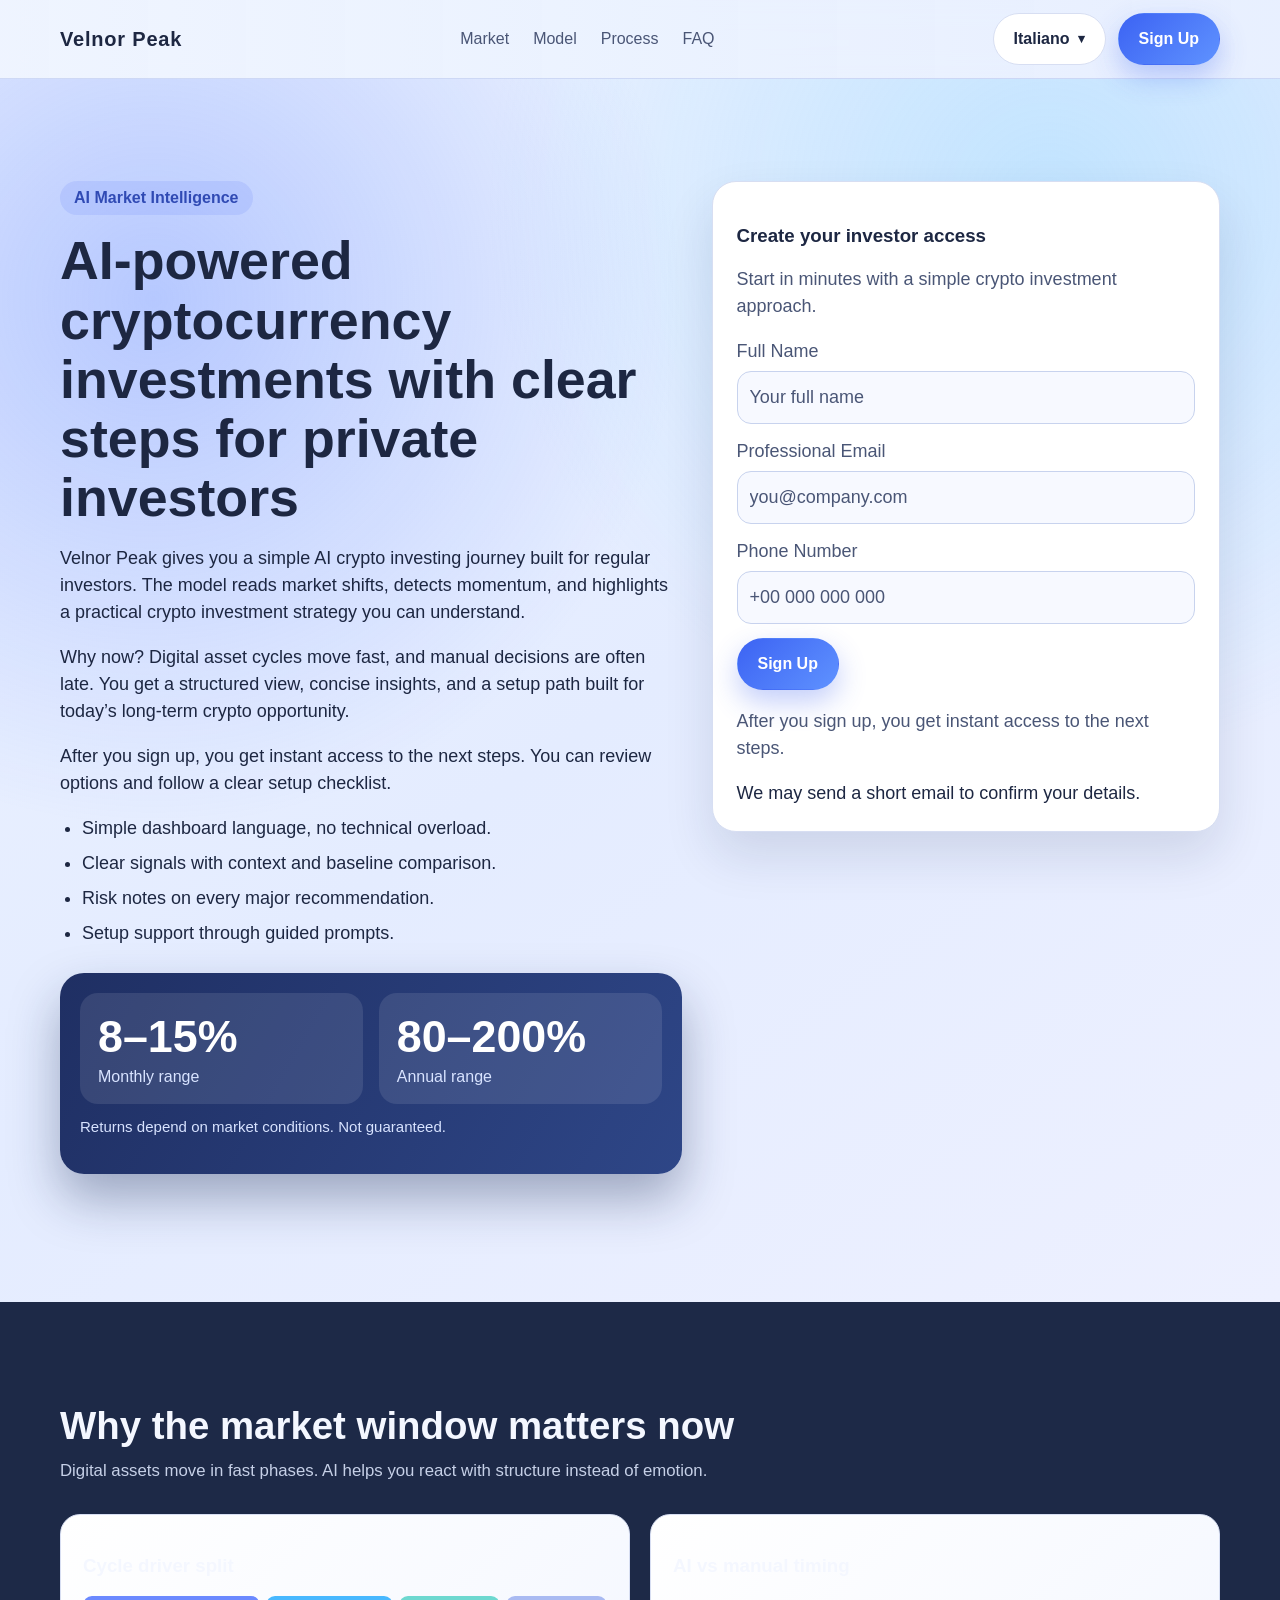
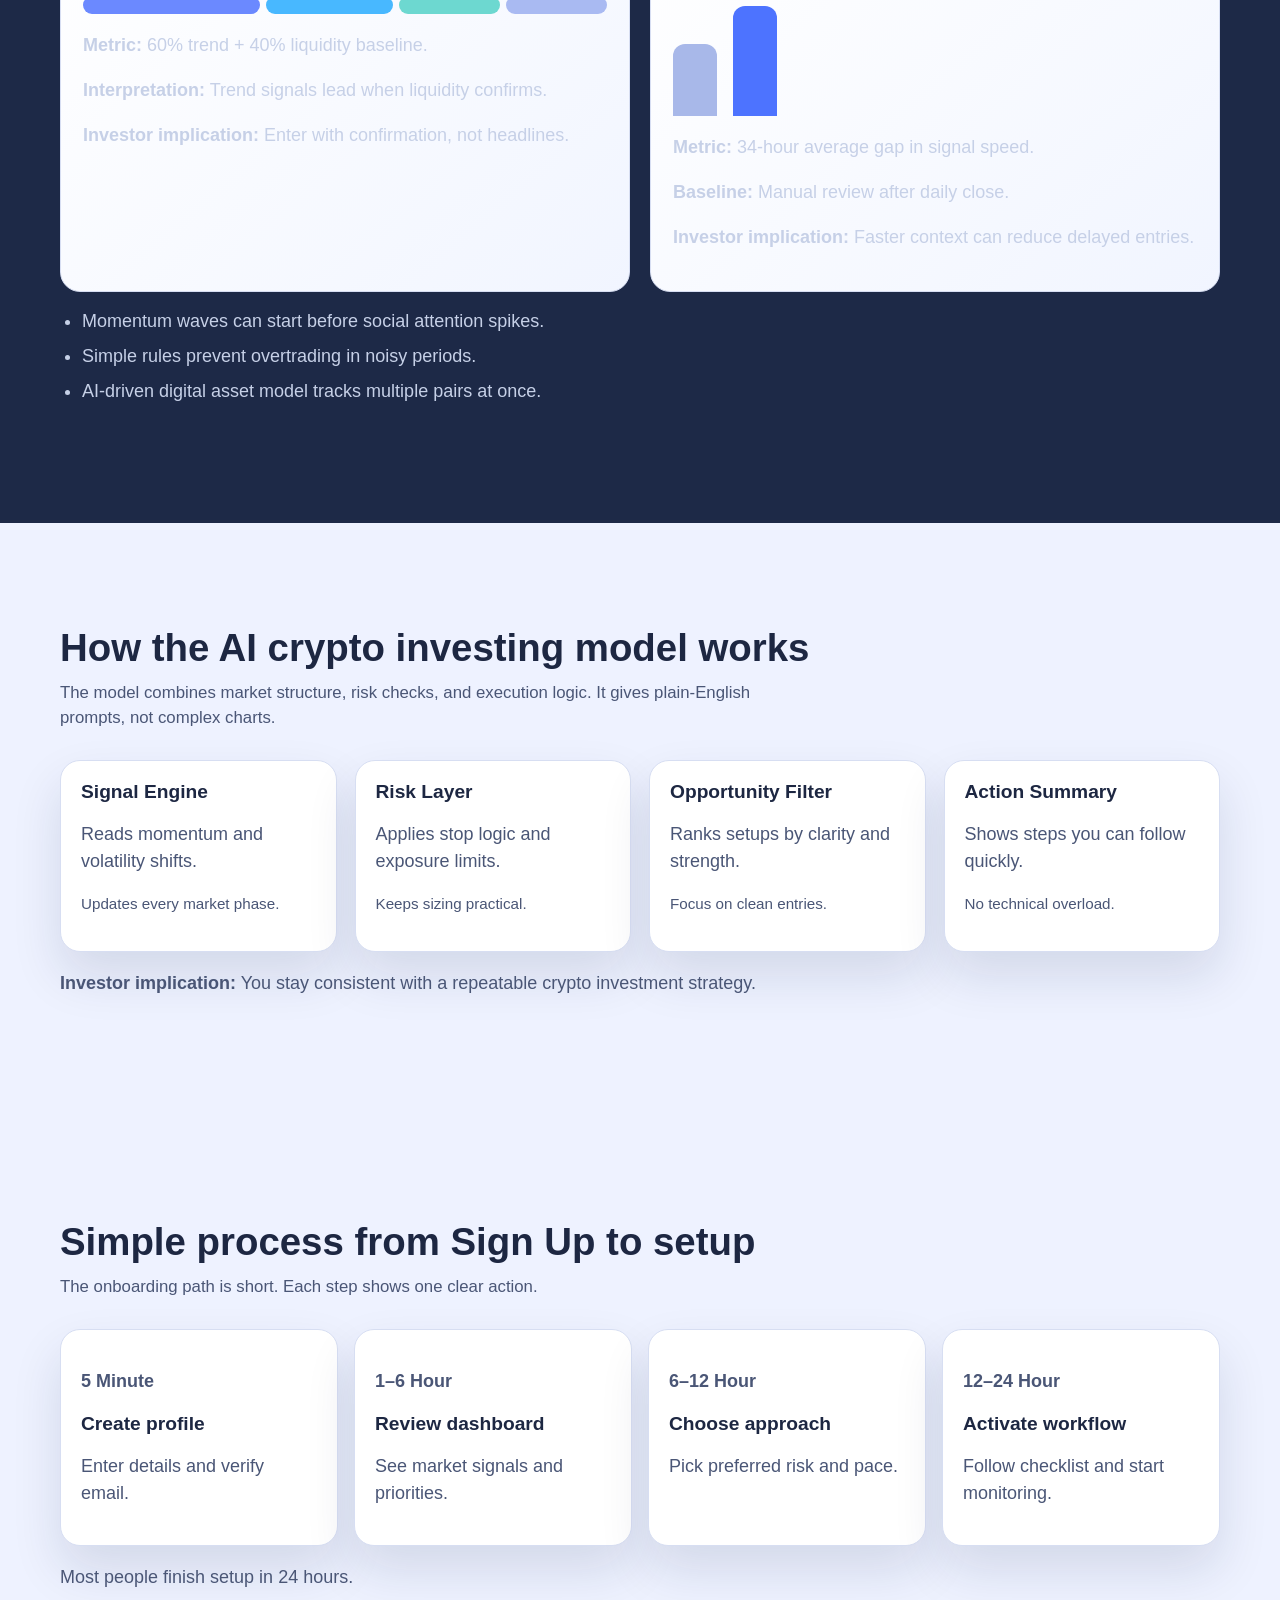
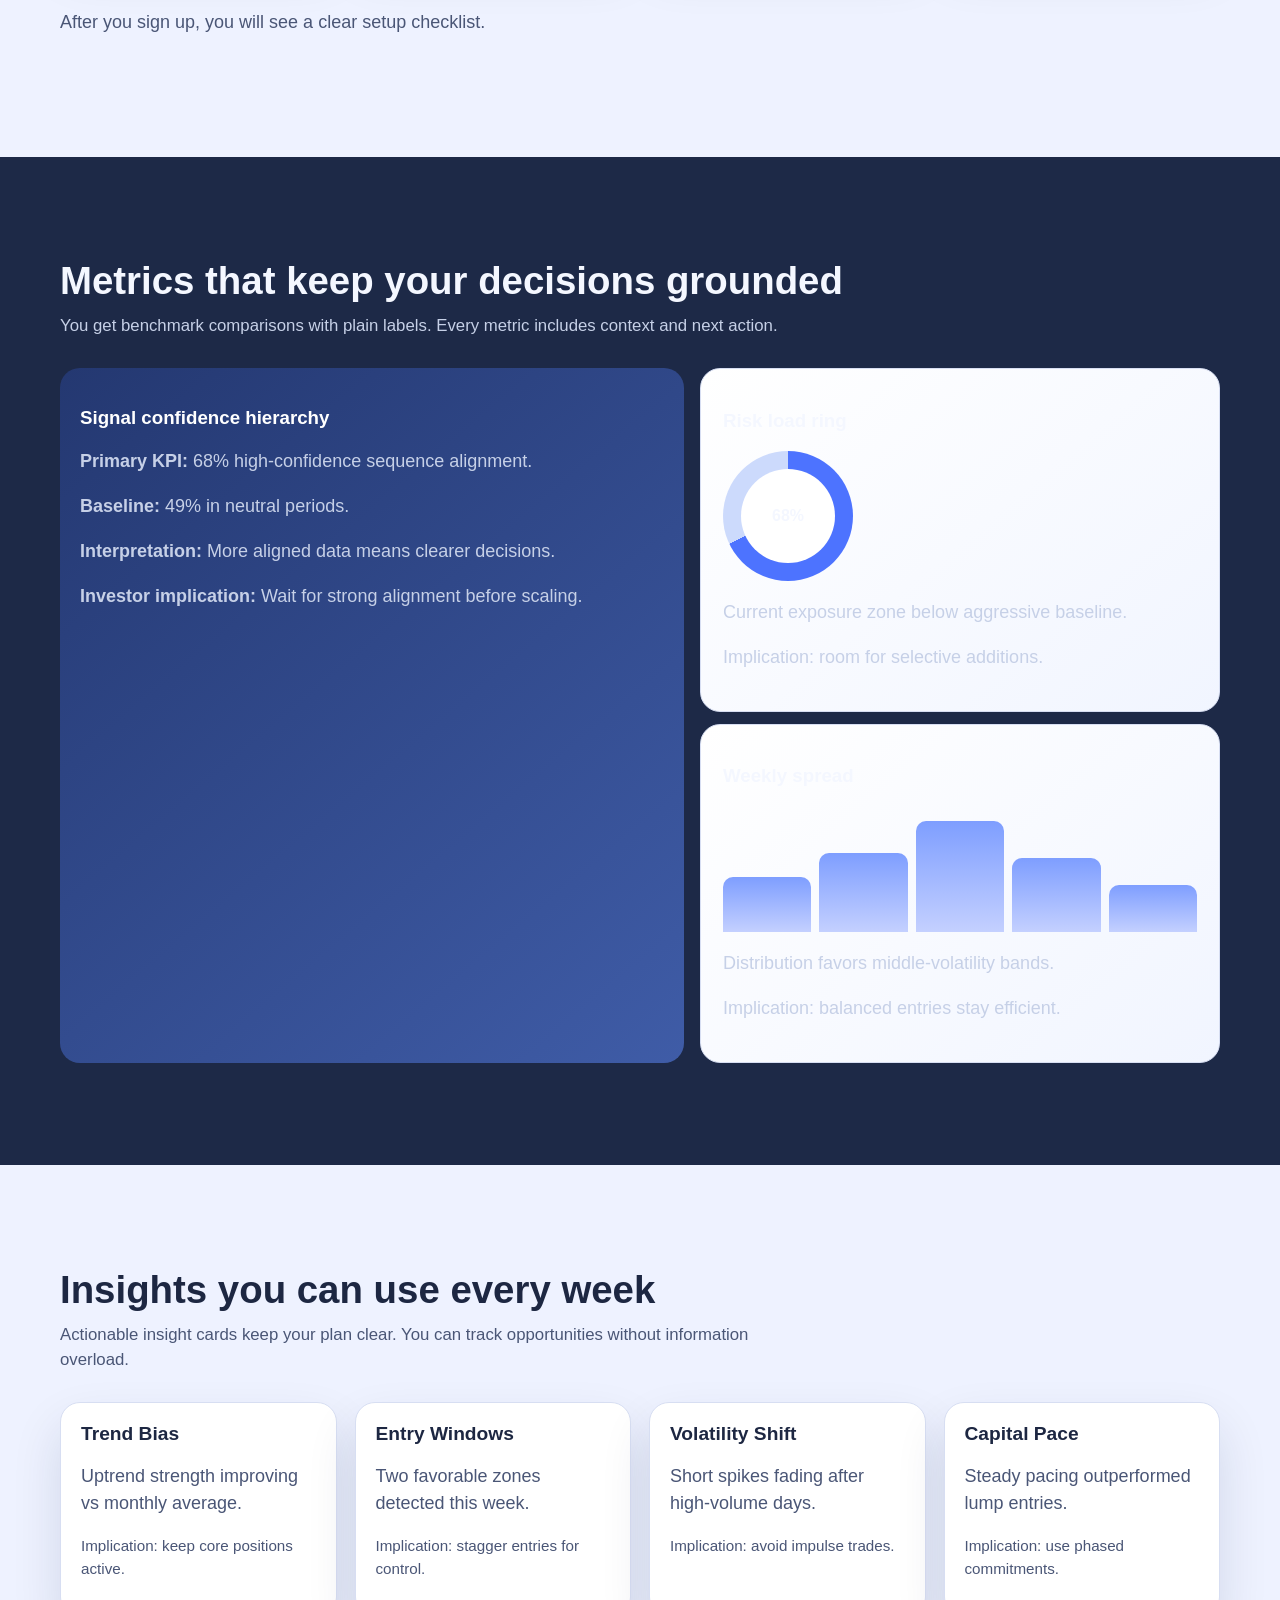
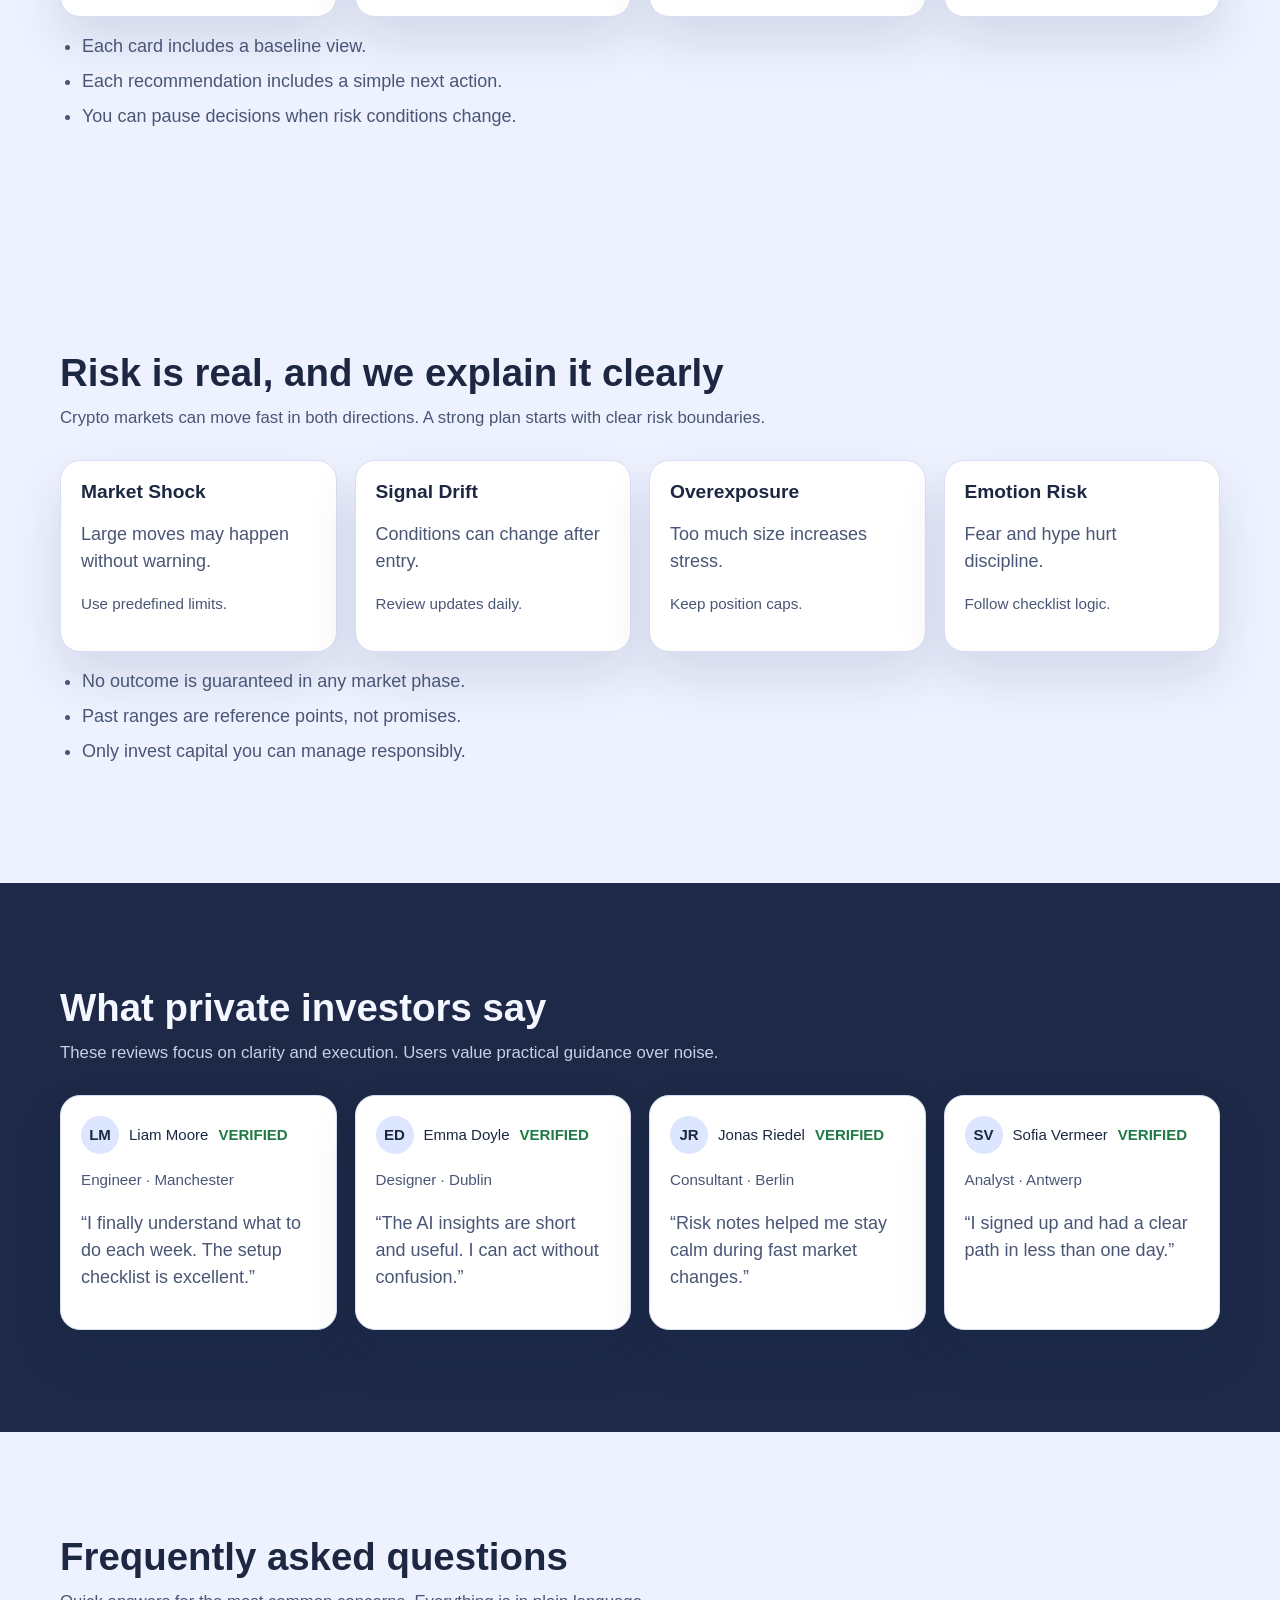
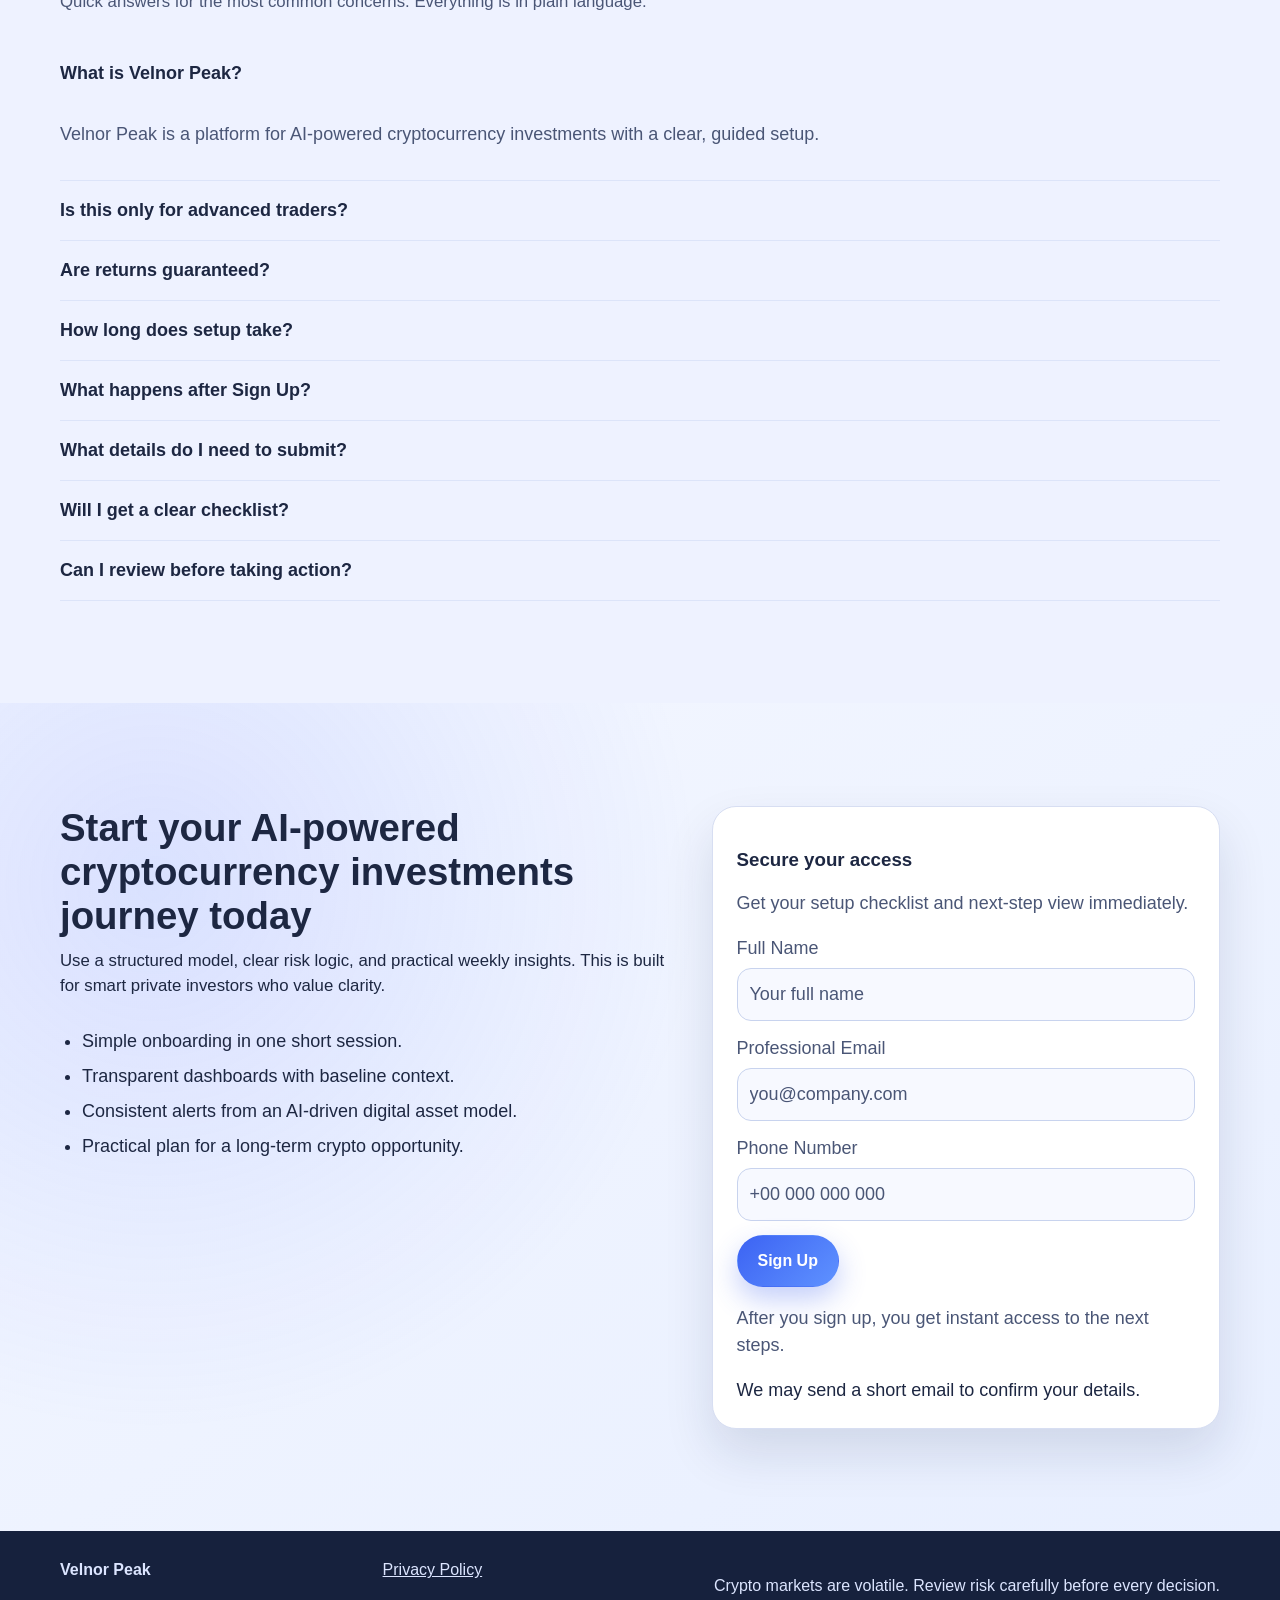
<file: it/index.html>
<!DOCTYPE html>
<html lang="en">
<head>
  <meta charset="UTF-8" />
  <meta name="viewport" content="width=device-width, initial-scale=1.0" />
  <title>Velnor Peak | AI-Powered Cryptocurrency Investments Italiano Route</title>
  <meta name="description" content="Explore Velnor Peak, a premium AI-powered cryptocurrency investments landing route for Italiano visitors. Learn the model, review risk, and sign up in minutes." />
  <link rel="canonical" href="https://velnorpeak.com/it/" />
  <link rel="alternate" hreflang="en" href="https://velnorpeak.com/" />
  <link rel="alternate" hreflang="de" href="https://velnorpeak.com/de/" />
  <link rel="alternate" hreflang="fr" href="https://velnorpeak.com/fr/" />
  <link rel="alternate" hreflang="es" href="https://velnorpeak.com/es/" />
  <link rel="alternate" hreflang="it" href="https://velnorpeak.com/it/" />
  <link rel="alternate" hreflang="tr" href="https://velnorpeak.com/tr/" />
  <link rel="alternate" hreflang="pt" href="https://velnorpeak.com/pt/" />
  <link rel="alternate" hreflang="jp" href="https://velnorpeak.com/jp/" />
  <link rel="alternate" hreflang="sk" href="https://velnorpeak.com/sk/" />
  <link rel="alternate" hreflang="be" href="https://velnorpeak.com/be/" />
  <link rel="alternate" hreflang="x-default" href="https://velnorpeak.com/" />
  <meta property="og:type" content="website" />
  <meta property="og:title" content="Velnor Peak | AI-Powered Cryptocurrency Investments Italiano Route" />
  <meta property="og:description" content="Explore Velnor Peak, a premium AI-powered cryptocurrency investments landing route for Italiano visitors. Learn the model, review risk, and sign up in minutes." />
  <meta property="og:url" content="https://velnorpeak.com/it/" />
  <meta property="og:site_name" content="Velnor Peak" />
  <meta name="twitter:card" content="summary_large_image" />
  <meta name="twitter:title" content="Velnor Peak | AI-Powered Cryptocurrency Investments Italiano Route" />
  <meta name="twitter:description" content="Explore Velnor Peak, a premium AI-powered cryptocurrency investments landing route for Italiano visitors. Learn the model, review risk, and sign up in minutes." />
  <link rel="stylesheet" href="../assets/style.css" />
  <script type="application/ld+json">{"@context":"https://schema.org","@type":"Organization","name":"Velnor Peak","url":"https://velnorpeak.com","logo":"https://velnorpeak.com/assets/img/logo.png","sameAs":[]}</script>
  <script type="application/ld+json">{"@context":"https://schema.org","@type":"WebSite","name":"Velnor Peak","url":"https://velnorpeak.com/","potentialAction":{"@type":"SearchAction","target":"https://velnorpeak.com/?q={search_term_string}","query-input":"required name=search_term_string"}}</script>
  <script type="application/ld+json">{"@context":"https://schema.org","@type":"FAQPage","mainEntity":[{"@type":"Question","name":"What is Velnor Peak?","acceptedAnswer":{"@type":"Answer","text":"Velnor Peak is an AI crypto investing platform focused on clear setup and transparent steps."}},{"@type":"Question","name":"Are returns guaranteed?","acceptedAnswer":{"@type":"Answer","text":"No. Returns depend on market conditions and are never guaranteed."}},{"@type":"Question","name":"What happens after Sign Up?","acceptedAnswer":{"@type":"Answer","text":"After you sign up, you get instant access to the next steps."}}]}</script>
  <script type="application/ld+json">{"@context":"https://schema.org","@type":"Review","itemReviewed":{"@type":"Service","name":"Velnor Peak AI crypto investing access"},"author":{"@type":"Person","name":"Liam Moore"},"reviewRating":{"@type":"Rating","ratingValue":"5","bestRating":"5"},"reviewBody":"The setup flow was clear, practical, and easy to follow in one day."}</script>
</head>
<body>
  <a class="skip-link" href="#main">Skip to content</a>
  <header class="site-header">
    <div class="container header-inner">
      <div class="brand">Velnor Peak</div>
      <nav class="desktop-nav" aria-label="Primary"><a href="#market">Market</a>
        <a href="#model">Model</a>
        <a href="#process">Process</a>
        <a href="#faq">FAQ</a></nav>
      <div class="header-right">
        <div class="language-switcher">
          <button class="language-button" aria-label="Choose language">Italiano</button>
          <ul class="language-list">
            <li><a href="../index.html">🇬🇧 English</a></li>
            <li><a href="../de/index.html">🇩🇪 Deutsch</a></li>
            <li><a href="../fr/index.html">🇫🇷 Français</a></li>
            <li><a href="../es/index.html">🇪🇸 Español</a></li>
            <li><a href="../it/index.html">🇮🇹 Italiano</a></li>
            <li><a href="../tr/index.html">🇹🇷 Türkçe</a></li>
            <li><a href="../pt/index.html">🇵🇹 Português</a></li>
            <li><a href="../jp/index.html">🇯🇵 日本語</a></li>
            <li><a href="../sk/index.html">🇸🇰 Slovak</a></li>
            <li><a href="../be/index.html">🇧🇪 Nederlands (BE)</a></li>
          </ul>
        </div>
        <a href="#signup" class="cta-button">Sign Up</a>
      </div>
      <button class="burger" aria-label="Open menu"><span></span><span></span><span></span></button>
    </div>
  </header>

  <div class="mobile-drawer" aria-hidden="true">
    <aside class="drawer-panel" role="dialog" aria-modal="true" aria-label="Mobile Menu">
      <button class="drawer-close" aria-label="Close menu">×</button>
      <nav class="mobile-nav" aria-label="Mobile Primary"><a href="#market">Market</a>
        <a href="#model">Model</a>
        <a href="#process">Process</a>
        <a href="#faq">FAQ</a></nav>
      <div class="language-switcher">
        <button class="language-button" aria-label="Choose language">Italiano</button>
        <ul class="language-list">
            <li><a href="../index.html">🇬🇧 English</a></li>
            <li><a href="../de/index.html">🇩🇪 Deutsch</a></li>
            <li><a href="../fr/index.html">🇫🇷 Français</a></li>
            <li><a href="../es/index.html">🇪🇸 Español</a></li>
            <li><a href="../it/index.html">🇮🇹 Italiano</a></li>
            <li><a href="../tr/index.html">🇹🇷 Türkçe</a></li>
            <li><a href="../pt/index.html">🇵🇹 Português</a></li>
            <li><a href="../jp/index.html">🇯🇵 日本語</a></li>
            <li><a href="../sk/index.html">🇸🇰 Slovak</a></li>
            <li><a href="../be/index.html">🇧🇪 Nederlands (BE)</a></li>
        </ul>
      </div>
      <a href="#signup" class="mobile-cta">Sign Up</a>
    </aside>
  </div>

  <main id="main">
    <section class="section hero" id="top">
      <div class="container hero-grid">
        <div data-animate>
          <span class="badge">AI Market Intelligence</span>
          <h1>AI-powered cryptocurrency investments with clear steps for private investors</h1>
          <div class="lead">
            <p>Velnor Peak gives you a simple AI crypto investing journey built for regular investors. The model reads market shifts, detects momentum, and highlights a practical crypto investment strategy you can understand.</p>
            <p>Why now? Digital asset cycles move fast, and manual decisions are often late. You get a structured view, concise insights, and a setup path built for today’s long-term crypto opportunity.</p>
            <p>After you sign up, you get instant access to the next steps. You can review options and follow a clear setup checklist.</p>
          </div>
          <ul class="bullet-list" aria-label="Trust points">
            <li>Simple dashboard language, no technical overload.</li>
            <li>Clear signals with context and baseline comparison.</li>
            <li>Risk notes on every major recommendation.</li>
            <li>Setup support through guided prompts.</li>
          </ul>
          <div class="performance-range" aria-label="Performance range">
            <div class="range-grid">
              <div class="range-item"><div class="range-value">8–15%</div><div class="range-label">Monthly range</div></div>
              <div class="range-item"><div class="range-value">80–200%</div><div class="range-label">Annual range</div></div>
            </div>
            <p class="range-note">Returns depend on market conditions. Not guaranteed.</p>
          </div>
        </div>
        <div data-animate>
          <form class="form-card signup-form" id="signup" novalidate>
            <h3 class="form-title">Create your investor access</h3>
            <p class="form-sub">Start in minutes with a simple crypto investment approach.</p>
            <label>Full Name<input type="text" name="name" placeholder="Your full name" required /></label>
            <label>Professional Email<input type="email" name="email" placeholder="you@company.com" required /></label>
            <label>Phone Number<input type="tel" name="phone" placeholder="+00 000 000 000" required /></label>
            <button class="cta-button" type="submit">Sign Up</button>
            <p>After you sign up, you get instant access to the next steps.</p>
            <small>We may send a short email to confirm your details.</small>
            <div class="form-success" role="status">Success. Your access request is saved.</div>
          </form>
        </div>
      </div>
    </section>

    <section class="section dark" id="market">
      <div class="container" data-animate>
        <h2>Why the market window matters now</h2>
        <p class="section-intro">Digital assets move in fast phases. AI helps you react with structure instead of emotion.</p>
        <div class="visual-grid">
          <article class="visual">
            <h3>Cycle driver split</h3>
            <div class="stack-bars"><span class="bar-a"></span><span class="bar-b"></span><span class="bar-c"></span><span class="bar-d"></span></div>
            <p><strong>Metric:</strong> 60% trend + 40% liquidity baseline.</p>
            <p><strong>Interpretation:</strong> Trend signals lead when liquidity confirms.</p>
            <p><strong>Investor implication:</strong> Enter with confirmation, not headlines.</p>
          </article>
          <article class="visual">
            <h3>AI vs manual timing</h3>
            <div class="dual-bars"><span class="left"></span><span class="right"></span></div>
            <p><strong>Metric:</strong> 34-hour average gap in signal speed.</p>
            <p><strong>Baseline:</strong> Manual review after daily close.</p>
            <p><strong>Investor implication:</strong> Faster context can reduce delayed entries.</p>
          </article>
        </div>
        <ul class="bullet-list">
          <li>Momentum waves can start before social attention spikes.</li>
          <li>Simple rules prevent overtrading in noisy periods.</li>
          <li>AI-driven digital asset model tracks multiple pairs at once.</li>
        </ul>
      </div>
    </section>

    <section class="section light" id="model">
      <div class="container" data-animate>
        <h2>How the AI crypto investing model works</h2>
        <p class="section-intro">The model combines market structure, risk checks, and execution logic. It gives plain-English prompts, not complex charts.</p>
        <div class="card-grid">
          <article class="card"><h3>Signal Engine</h3><p>Reads momentum and volatility shifts.</p><p class="muted">Updates every market phase.</p></article>
          <article class="card"><h3>Risk Layer</h3><p>Applies stop logic and exposure limits.</p><p class="muted">Keeps sizing practical.</p></article>
          <article class="card"><h3>Opportunity Filter</h3><p>Ranks setups by clarity and strength.</p><p class="muted">Focus on clean entries.</p></article>
          <article class="card"><h3>Action Summary</h3><p>Shows steps you can follow quickly.</p><p class="muted">No technical overload.</p></article>
        </div>
        <p><strong>Investor implication:</strong> You stay consistent with a repeatable crypto investment strategy.</p>
      </div>
    </section>

    <section class="section light" id="process">
      <div class="container" data-animate>
        <h2>Simple process from Sign Up to setup</h2>
        <p class="section-intro">The onboarding path is short. Each step shows one clear action.</p>
        <div class="process-grid">
          <article class="card"><p class="step-time">5 Minute</p><h3>Create profile</h3><p>Enter details and verify email.</p></article>
          <article class="card"><p class="step-time">1–6 Hour</p><h3>Review dashboard</h3><p>See market signals and priorities.</p></article>
          <article class="card"><p class="step-time">6–12 Hour</p><h3>Choose approach</h3><p>Pick preferred risk and pace.</p></article>
          <article class="card"><p class="step-time">12–24 Hour</p><h3>Activate workflow</h3><p>Follow checklist and start monitoring.</p></article>
        </div>
        <p>Most people finish setup in 24 hours.</p>
        <p>After you sign up, you will see a clear setup checklist.</p>
      </div>
    </section>

    <section class="section dark" id="metrics">
      <div class="container" data-animate>
        <h2>Metrics that keep your decisions grounded</h2>
        <p class="section-intro">You get benchmark comparisons with plain labels. Every metric includes context and next action.</p>
        <div class="kpi-panel">
          <div class="kpi-main">
            <h3>Signal confidence hierarchy</h3>
            <p><strong>Primary KPI:</strong> 68% high-confidence sequence alignment.</p>
            <p><strong>Baseline:</strong> 49% in neutral periods.</p>
            <p><strong>Interpretation:</strong> More aligned data means clearer decisions.</p>
            <p><strong>Investor implication:</strong> Wait for strong alignment before scaling.</p>
          </div>
          <div class="kpi-side">
            <article class="visual"><h3>Risk load ring</h3><div class="ring"></div><p>Current exposure zone below aggressive baseline.</p><p>Implication: room for selective additions.</p></article>
            <article class="visual"><h3>Weekly spread</h3><div class="distribution"><span style="height:44%"></span><span style="height:63%"></span><span style="height:88%"></span><span style="height:59%"></span><span style="height:37%"></span></div><p>Distribution favors middle-volatility bands.</p><p>Implication: balanced entries stay efficient.</p></article>
          </div>
        </div>
      </div>
    </section>

    <section class="section light" id="insights">
      <div class="container" data-animate>
        <h2>Insights you can use every week</h2>
        <p class="section-intro">Actionable insight cards keep your plan clear. You can track opportunities without information overload.</p>
        <div class="card-grid">
          <article class="card"><h3>Trend Bias</h3><p>Uptrend strength improving vs monthly average.</p><p class="muted">Implication: keep core positions active.</p></article>
          <article class="card"><h3>Entry Windows</h3><p>Two favorable zones detected this week.</p><p class="muted">Implication: stagger entries for control.</p></article>
          <article class="card"><h3>Volatility Shift</h3><p>Short spikes fading after high-volume days.</p><p class="muted">Implication: avoid impulse trades.</p></article>
          <article class="card"><h3>Capital Pace</h3><p>Steady pacing outperformed lump entries.</p><p class="muted">Implication: use phased commitments.</p></article>
        </div>
        <ul class="bullet-list">
          <li>Each card includes a baseline view.</li>
          <li>Each recommendation includes a simple next action.</li>
          <li>You can pause decisions when risk conditions change.</li>
        </ul>
      </div>
    </section>

    <section class="section light" id="risk">
      <div class="container" data-animate>
        <h2>Risk is real, and we explain it clearly</h2>
        <p class="section-intro">Crypto markets can move fast in both directions. A strong plan starts with clear risk boundaries.</p>
        <div class="card-grid">
          <article class="card"><h3>Market Shock</h3><p>Large moves may happen without warning.</p><p class="muted">Use predefined limits.</p></article>
          <article class="card"><h3>Signal Drift</h3><p>Conditions can change after entry.</p><p class="muted">Review updates daily.</p></article>
          <article class="card"><h3>Overexposure</h3><p>Too much size increases stress.</p><p class="muted">Keep position caps.</p></article>
          <article class="card"><h3>Emotion Risk</h3><p>Fear and hype hurt discipline.</p><p class="muted">Follow checklist logic.</p></article>
        </div>
        <ul class="bullet-list">
          <li>No outcome is guaranteed in any market phase.</li>
          <li>Past ranges are reference points, not promises.</li>
          <li>Only invest capital you can manage responsibly.</li>
        </ul>
      </div>
    </section>

    <section class="section dark" id="reviews">
      <div class="container" data-animate>
        <h2>What private investors say</h2>
        <p class="section-intro">These reviews focus on clarity and execution. Users value practical guidance over noise.</p>
        <div class="card-grid">
          <article class="card"><div class="review-head"><span class="avatar">LM</span> Liam Moore <span class="verified">VERIFIED</span></div><p class="muted">Engineer · Manchester</p><p>“I finally understand what to do each week. The setup checklist is excellent.”</p></article>
          <article class="card"><div class="review-head"><span class="avatar">ED</span> Emma Doyle <span class="verified">VERIFIED</span></div><p class="muted">Designer · Dublin</p><p>“The AI insights are short and useful. I can act without confusion.”</p></article>
          <article class="card"><div class="review-head"><span class="avatar">JR</span> Jonas Riedel <span class="verified">VERIFIED</span></div><p class="muted">Consultant · Berlin</p><p>“Risk notes helped me stay calm during fast market changes.”</p></article>
          <article class="card"><div class="review-head"><span class="avatar">SV</span> Sofia Vermeer <span class="verified">VERIFIED</span></div><p class="muted">Analyst · Antwerp</p><p>“I signed up and had a clear path in less than one day.”</p></article>
        </div>
      </div>
    </section>

    <section class="section light" id="faq">
      <div class="container" data-animate>
        <h2>Frequently asked questions</h2>
        <p class="section-intro">Quick answers for the most common concerns. Everything is in plain language.</p>
        <div class="faq-list">
          <article class="faq-item open"><button class="faq-question" aria-expanded="true">What is Velnor Peak?</button><div class="faq-answer"><p>Velnor Peak is a platform for AI-powered cryptocurrency investments with a clear, guided setup.</p></div></article>
          <article class="faq-item"><button class="faq-question" aria-expanded="false">Is this only for advanced traders?</button><div class="faq-answer"><p>No. It is designed for regular private investors who want a simple process.</p></div></article>
          <article class="faq-item"><button class="faq-question" aria-expanded="false">Are returns guaranteed?</button><div class="faq-answer"><p>No. Returns depend on market conditions. Not guaranteed.</p></div></article>
          <article class="faq-item"><button class="faq-question" aria-expanded="false">How long does setup take?</button><div class="faq-answer"><p>Most people finish setup in 24 hours.</p></div></article>
          <article class="faq-item"><button class="faq-question" aria-expanded="false">What happens after Sign Up?</button><div class="faq-answer"><p>After you sign up, you get instant access to the next steps.</p></div></article>
          <article class="faq-item"><button class="faq-question" aria-expanded="false">What details do I need to submit?</button><div class="faq-answer"><p>Only Full Name, Professional Email, and Phone Number.</p></div></article>
          <article class="faq-item"><button class="faq-question" aria-expanded="false">Will I get a clear checklist?</button><div class="faq-answer"><p>Yes. After you sign up, you will see a clear setup checklist.</p></div></article>
          <article class="faq-item"><button class="faq-question" aria-expanded="false">Can I review before taking action?</button><div class="faq-answer"><p>Yes. You can review the options and choose what to do next.</p></div></article>
        </div>
      </div>
    </section>

    <section class="section final-cta" id="final">
      <div class="container hero-grid" data-animate>
        <div>
          <h2>Start your AI-powered cryptocurrency investments journey today</h2>
          <p class="section-intro">Use a structured model, clear risk logic, and practical weekly insights. This is built for smart private investors who value clarity.</p>
          <ul class="bullet-list">
            <li>Simple onboarding in one short session.</li>
            <li>Transparent dashboards with baseline context.</li>
            <li>Consistent alerts from an AI-driven digital asset model.</li>
            <li>Practical plan for a long-term crypto opportunity.</li>
          </ul>
        </div>
        <form class="form-card signup-form" novalidate>
          <h3 class="form-title">Secure your access</h3>
          <p class="form-sub">Get your setup checklist and next-step view immediately.</p>
          <label>Full Name<input type="text" name="name" placeholder="Your full name" required /></label>
          <label>Professional Email<input type="email" name="email" placeholder="you@company.com" required /></label>
          <label>Phone Number<input type="tel" name="phone" placeholder="+00 000 000 000" required /></label>
          <button class="cta-button" type="submit">Sign Up</button>
          <p>After you sign up, you get instant access to the next steps.</p>
          <small>We may send a short email to confirm your details.</small>
          <div class="form-success" role="status">Success. Your access request is saved.</div>
        </form>
      </div>
    </section>
  </main>

  <footer class="site-footer">
    <div class="container footer-inner">
      <strong>Velnor Peak</strong>
      <a href="#" data-open-privacy class="privacy-link">Privacy Policy</a>
      <p>Crypto markets are volatile. Review risk carefully before every decision.</p>
    </div>
  </footer>

  <div class="modal" id="privacy-modal" aria-hidden="true">
    <div class="modal-panel" role="dialog" aria-modal="true" aria-label="Privacy Policy">
      <div class="modal-head">
        <button data-close-modal aria-label="Close privacy policy" style="float:right;border:0;background:none;font-size:1.6rem;">×</button>
        <h3>Privacy Policy</h3>
      </div>
      <div class="modal-body">
        <h4>Introduction</h4><p>This Privacy Policy explains how Velnor Peak collects, uses, and protects personal data across all site routes.</p>
        <h4>Data collection</h4><p>We collect Full Name, Professional Email, and Phone Number when you submit forms. We also collect technical usage data such as browser type and visit events.</p>
        <h4>Legal basis</h4><p>We process your information based on consent, site operations, and legitimate interest in improving service quality.</p>
        <h4>Cookies</h4><p>We use essential cookies for session stability and analytics cookies for aggregated behavior understanding.</p>
        <h4>Retention</h4><p>We keep form submissions only as long as needed for onboarding and legal record duties.</p>
        <h4>Third-party sharing</h4><p>We may use secure service providers for hosting, analytics, and communication delivery under contractual safeguards.</p>
        <h4>Security</h4><p>We use encryption in transit, access controls, and monitoring practices designed to reduce unauthorized access risk.</p>
        <h4>User rights</h4><p>You can request access, correction, deletion, portability, and processing restriction where applicable under local law.</p>
        <h4>International transfers</h4><p>If data is transferred across borders, we use recognized contractual measures to protect personal data.</p>
        <h4>Industry risk disclosure</h4><p>Digital asset markets are volatile. Information is educational and operational, not guaranteed investment results.</p>
        <h4>Contact</h4><p>For privacy requests, contact privacy@velnorpeak.com. We answer verified requests within a reasonable period.</p>
      </div>
      <div class="modal-foot"><button data-close-modal class="language-button">Close</button></div>
    </div>
  </div>

  <script src="../assets/app.js" defer></script>
</body>
</html>
</file>
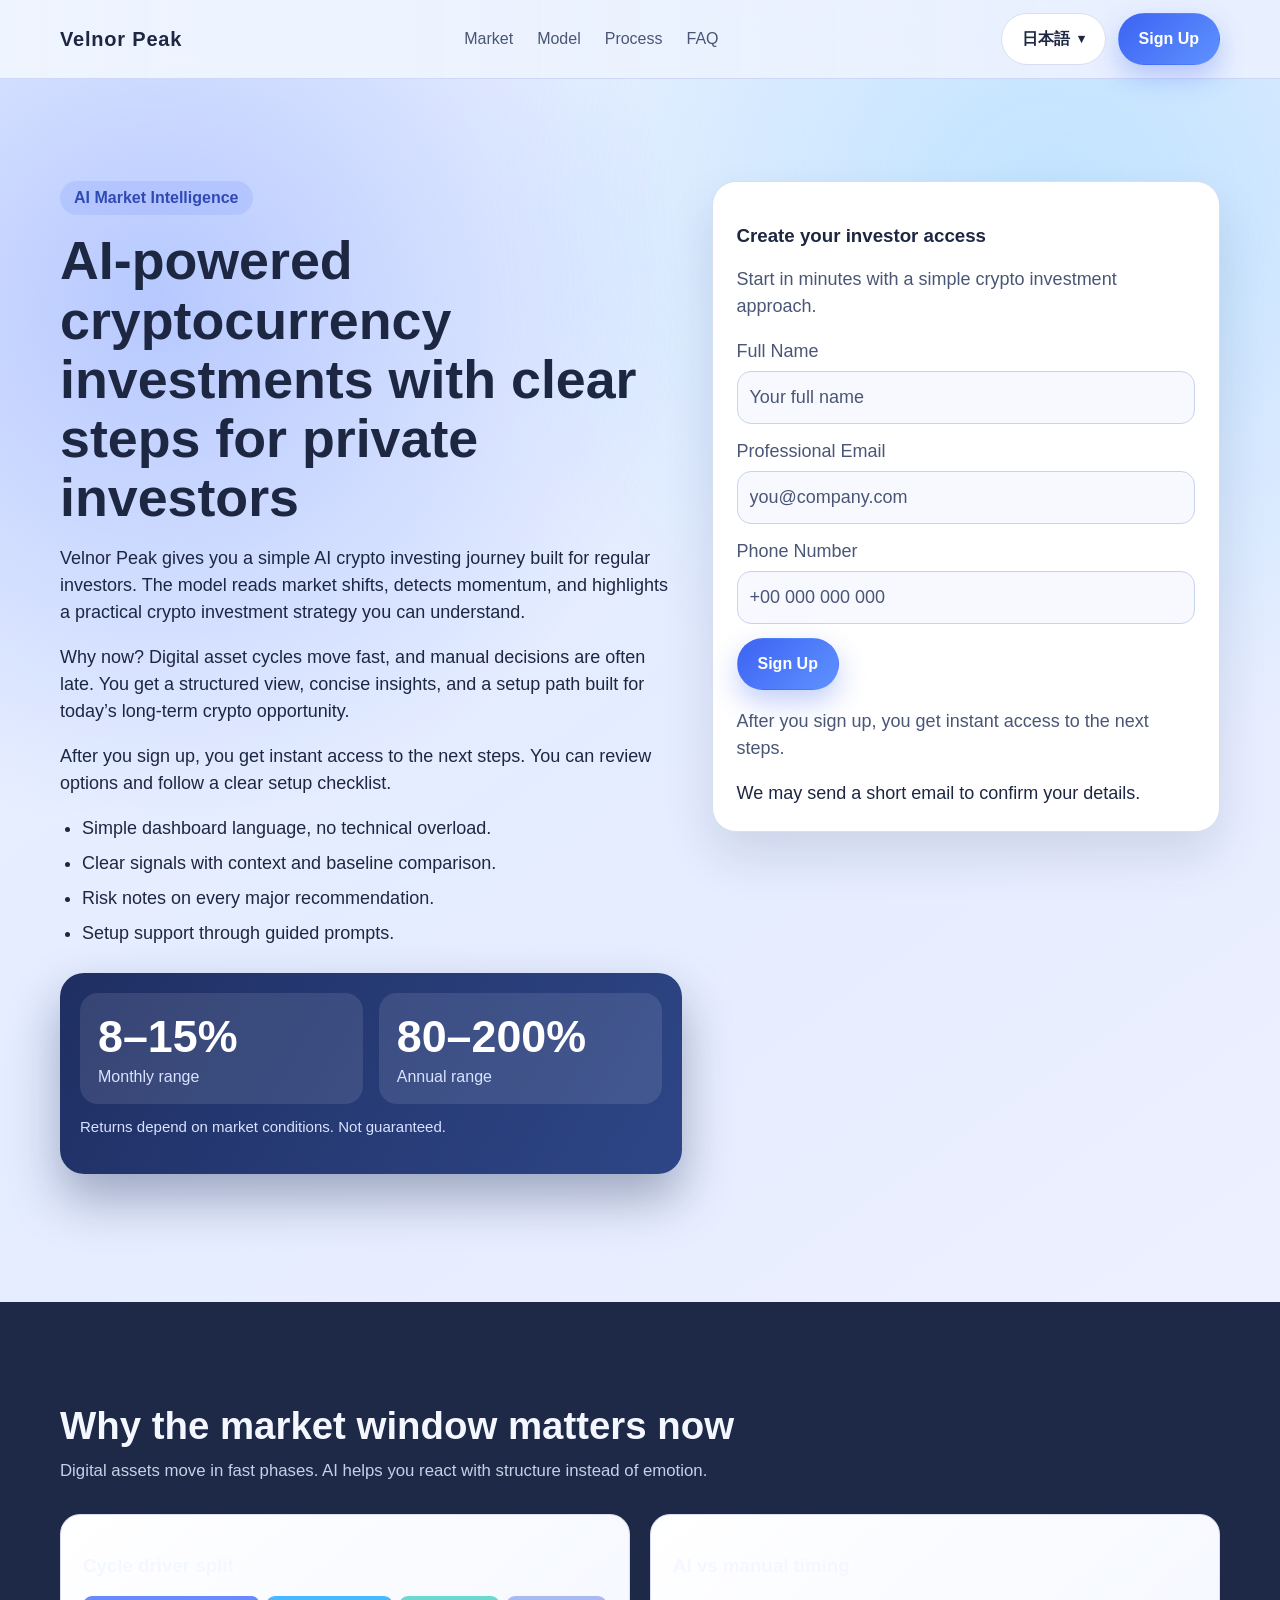
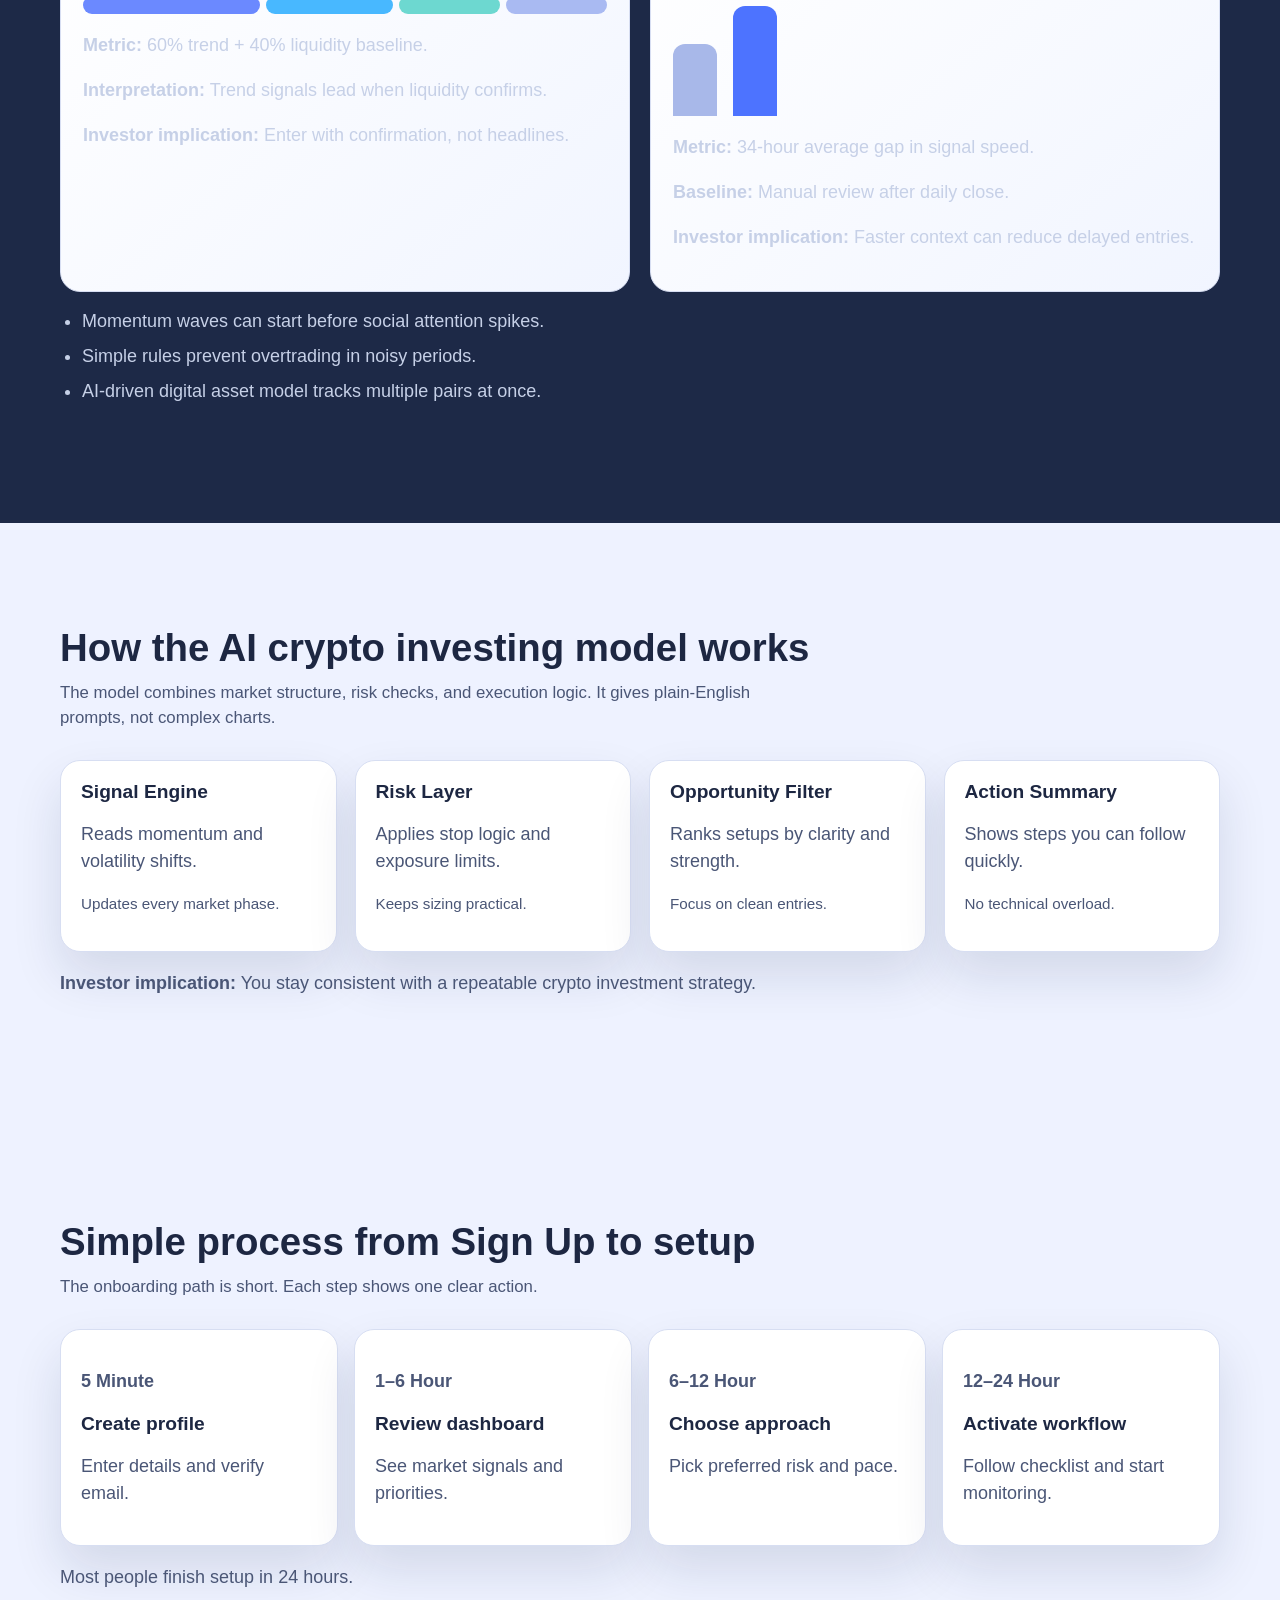
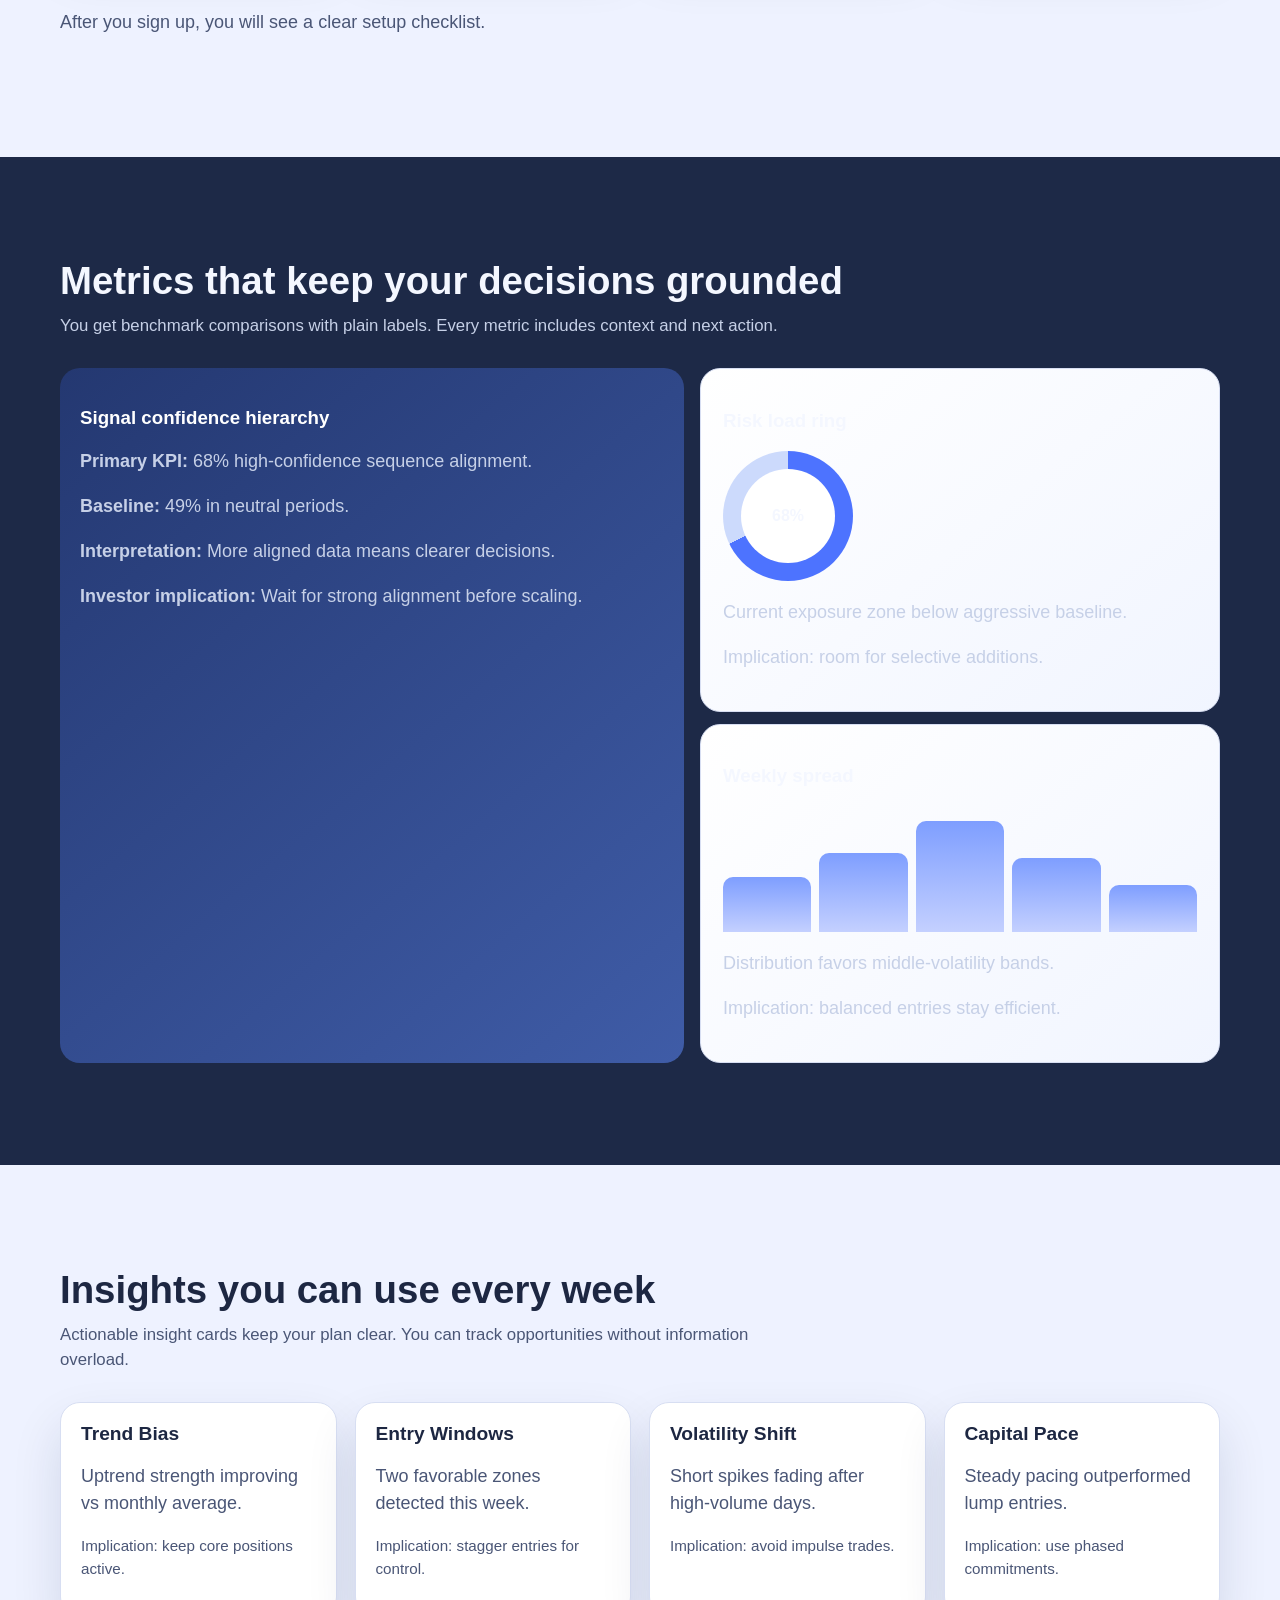
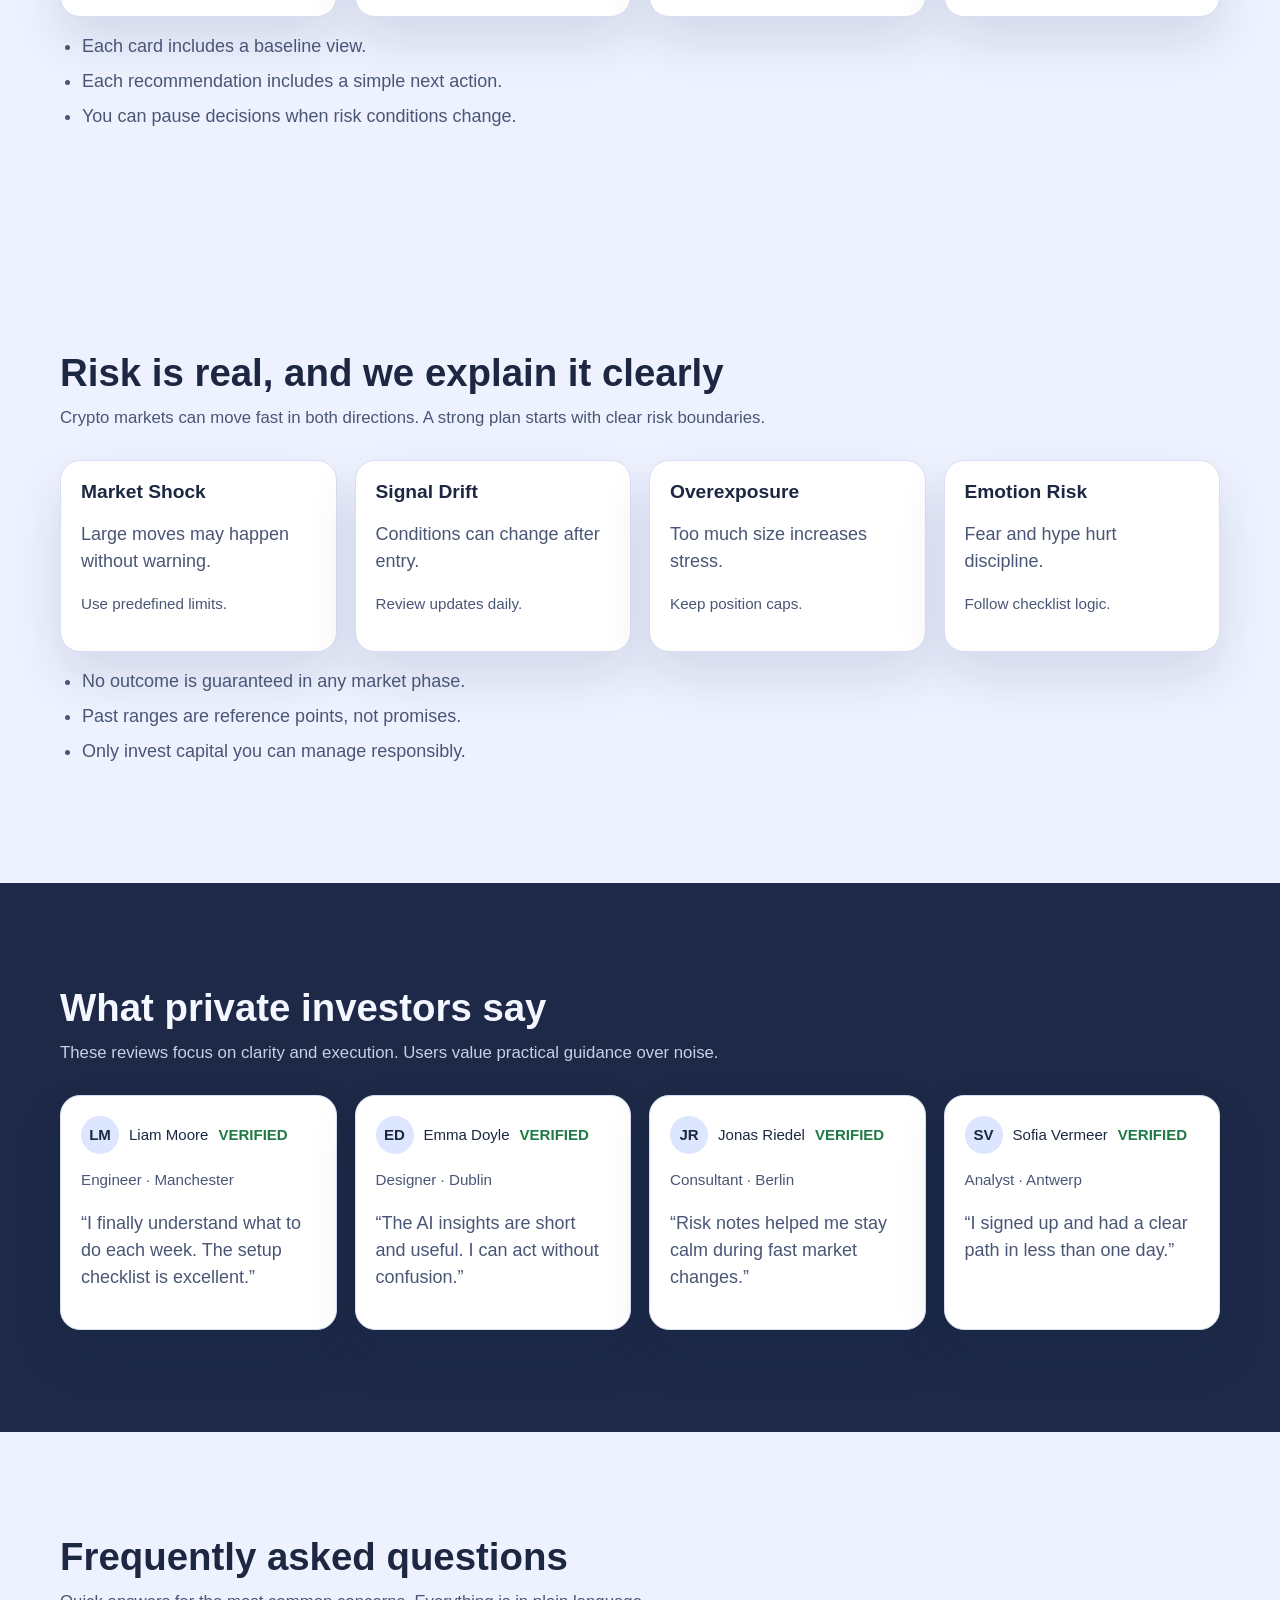
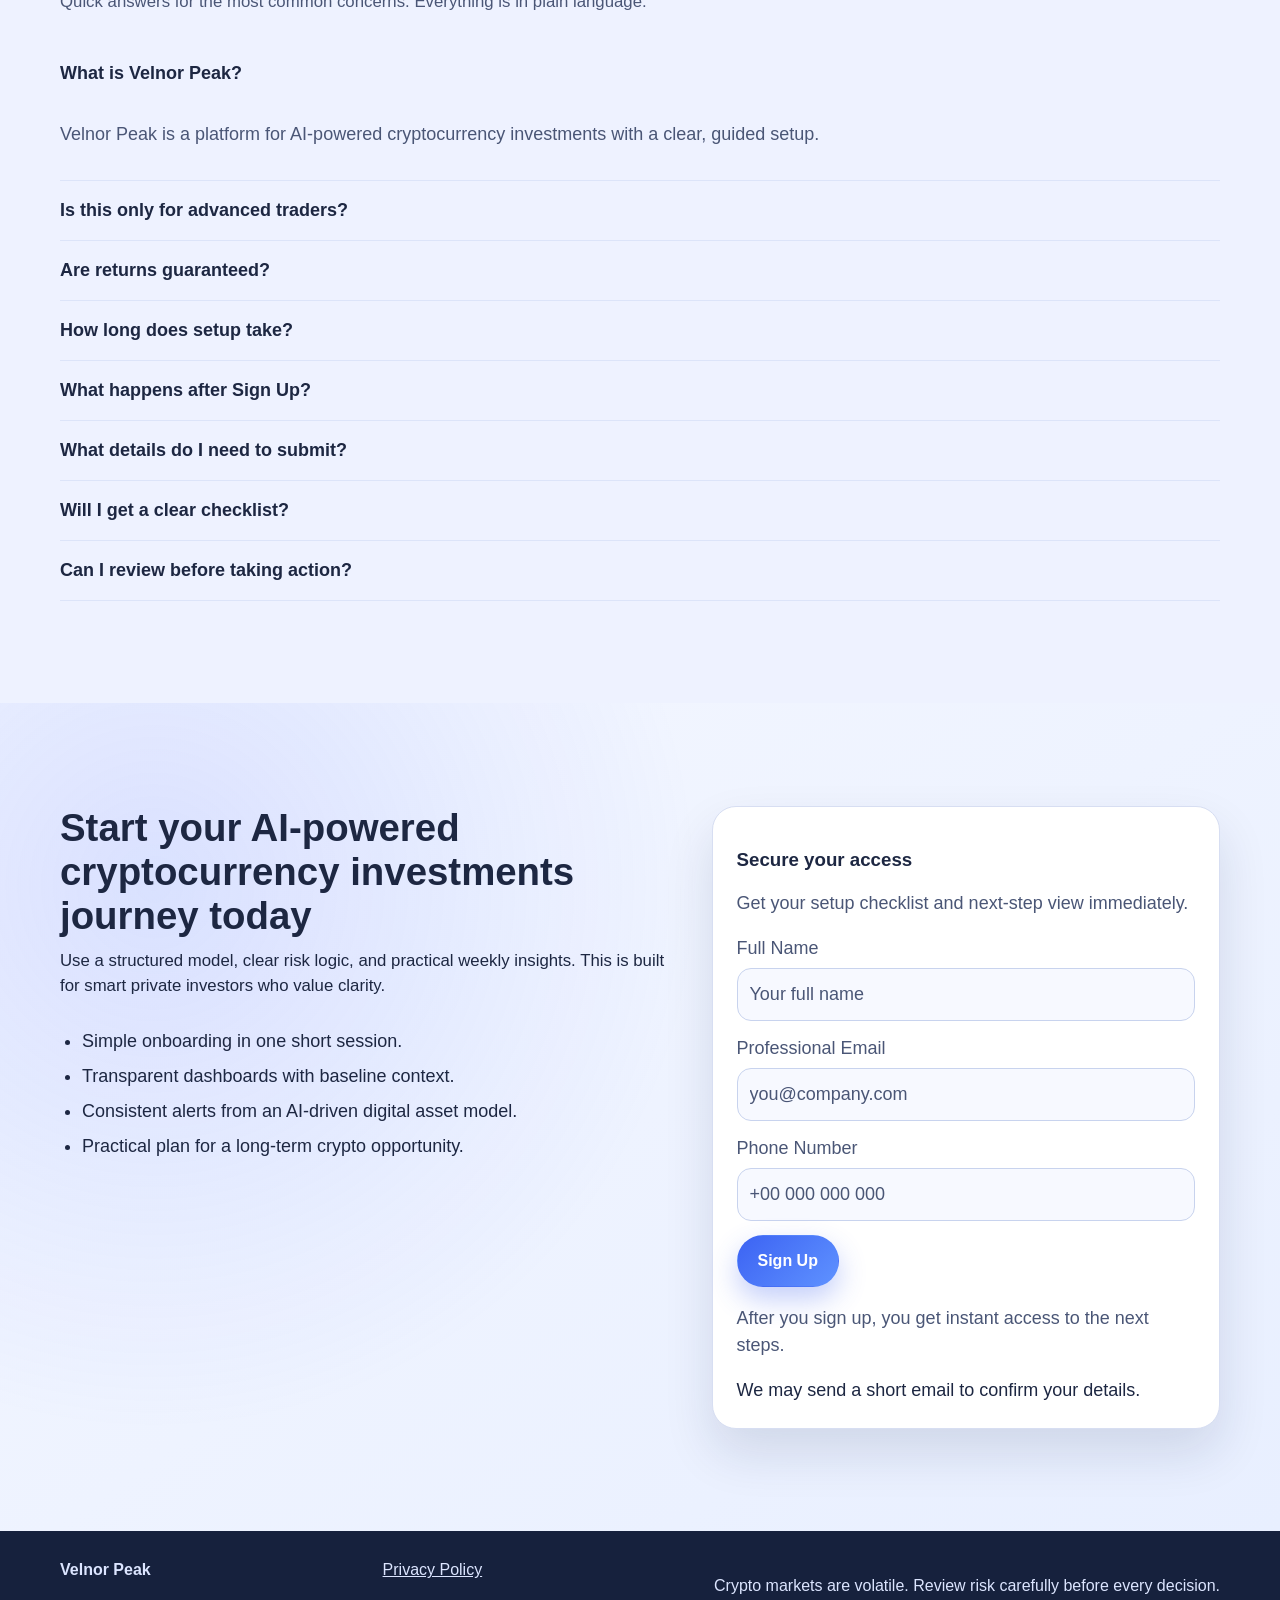
<file: jp/index.html>
<!DOCTYPE html>
<html lang="en">
<head>
  <meta charset="UTF-8" />
  <meta name="viewport" content="width=device-width, initial-scale=1.0" />
  <title>Velnor Peak | AI-Powered Cryptocurrency Investments 日本語 Route</title>
  <meta name="description" content="Explore Velnor Peak, a premium AI-powered cryptocurrency investments landing route for 日本語 visitors. Learn the model, review risk, and sign up in minutes." />
  <link rel="canonical" href="https://velnorpeak.com/jp/" />
  <link rel="alternate" hreflang="en" href="https://velnorpeak.com/" />
  <link rel="alternate" hreflang="de" href="https://velnorpeak.com/de/" />
  <link rel="alternate" hreflang="fr" href="https://velnorpeak.com/fr/" />
  <link rel="alternate" hreflang="es" href="https://velnorpeak.com/es/" />
  <link rel="alternate" hreflang="it" href="https://velnorpeak.com/it/" />
  <link rel="alternate" hreflang="tr" href="https://velnorpeak.com/tr/" />
  <link rel="alternate" hreflang="pt" href="https://velnorpeak.com/pt/" />
  <link rel="alternate" hreflang="jp" href="https://velnorpeak.com/jp/" />
  <link rel="alternate" hreflang="sk" href="https://velnorpeak.com/sk/" />
  <link rel="alternate" hreflang="be" href="https://velnorpeak.com/be/" />
  <link rel="alternate" hreflang="x-default" href="https://velnorpeak.com/" />
  <meta property="og:type" content="website" />
  <meta property="og:title" content="Velnor Peak | AI-Powered Cryptocurrency Investments 日本語 Route" />
  <meta property="og:description" content="Explore Velnor Peak, a premium AI-powered cryptocurrency investments landing route for 日本語 visitors. Learn the model, review risk, and sign up in minutes." />
  <meta property="og:url" content="https://velnorpeak.com/jp/" />
  <meta property="og:site_name" content="Velnor Peak" />
  <meta name="twitter:card" content="summary_large_image" />
  <meta name="twitter:title" content="Velnor Peak | AI-Powered Cryptocurrency Investments 日本語 Route" />
  <meta name="twitter:description" content="Explore Velnor Peak, a premium AI-powered cryptocurrency investments landing route for 日本語 visitors. Learn the model, review risk, and sign up in minutes." />
  <link rel="stylesheet" href="../assets/style.css" />
  <script type="application/ld+json">{"@context":"https://schema.org","@type":"Organization","name":"Velnor Peak","url":"https://velnorpeak.com","logo":"https://velnorpeak.com/assets/img/logo.png","sameAs":[]}</script>
  <script type="application/ld+json">{"@context":"https://schema.org","@type":"WebSite","name":"Velnor Peak","url":"https://velnorpeak.com/","potentialAction":{"@type":"SearchAction","target":"https://velnorpeak.com/?q={search_term_string}","query-input":"required name=search_term_string"}}</script>
  <script type="application/ld+json">{"@context":"https://schema.org","@type":"FAQPage","mainEntity":[{"@type":"Question","name":"What is Velnor Peak?","acceptedAnswer":{"@type":"Answer","text":"Velnor Peak is an AI crypto investing platform focused on clear setup and transparent steps."}},{"@type":"Question","name":"Are returns guaranteed?","acceptedAnswer":{"@type":"Answer","text":"No. Returns depend on market conditions and are never guaranteed."}},{"@type":"Question","name":"What happens after Sign Up?","acceptedAnswer":{"@type":"Answer","text":"After you sign up, you get instant access to the next steps."}}]}</script>
  <script type="application/ld+json">{"@context":"https://schema.org","@type":"Review","itemReviewed":{"@type":"Service","name":"Velnor Peak AI crypto investing access"},"author":{"@type":"Person","name":"Liam Moore"},"reviewRating":{"@type":"Rating","ratingValue":"5","bestRating":"5"},"reviewBody":"The setup flow was clear, practical, and easy to follow in one day."}</script>
</head>
<body>
  <a class="skip-link" href="#main">Skip to content</a>
  <header class="site-header">
    <div class="container header-inner">
      <div class="brand">Velnor Peak</div>
      <nav class="desktop-nav" aria-label="Primary"><a href="#market">Market</a>
        <a href="#model">Model</a>
        <a href="#process">Process</a>
        <a href="#faq">FAQ</a></nav>
      <div class="header-right">
        <div class="language-switcher">
          <button class="language-button" aria-label="Choose language">日本語</button>
          <ul class="language-list">
            <li><a href="../index.html">🇬🇧 English</a></li>
            <li><a href="../de/index.html">🇩🇪 Deutsch</a></li>
            <li><a href="../fr/index.html">🇫🇷 Français</a></li>
            <li><a href="../es/index.html">🇪🇸 Español</a></li>
            <li><a href="../it/index.html">🇮🇹 Italiano</a></li>
            <li><a href="../tr/index.html">🇹🇷 Türkçe</a></li>
            <li><a href="../pt/index.html">🇵🇹 Português</a></li>
            <li><a href="../jp/index.html">🇯🇵 日本語</a></li>
            <li><a href="../sk/index.html">🇸🇰 Slovak</a></li>
            <li><a href="../be/index.html">🇧🇪 Nederlands (BE)</a></li>
          </ul>
        </div>
        <a href="#signup" class="cta-button">Sign Up</a>
      </div>
      <button class="burger" aria-label="Open menu"><span></span><span></span><span></span></button>
    </div>
  </header>

  <div class="mobile-drawer" aria-hidden="true">
    <aside class="drawer-panel" role="dialog" aria-modal="true" aria-label="Mobile Menu">
      <button class="drawer-close" aria-label="Close menu">×</button>
      <nav class="mobile-nav" aria-label="Mobile Primary"><a href="#market">Market</a>
        <a href="#model">Model</a>
        <a href="#process">Process</a>
        <a href="#faq">FAQ</a></nav>
      <div class="language-switcher">
        <button class="language-button" aria-label="Choose language">日本語</button>
        <ul class="language-list">
            <li><a href="../index.html">🇬🇧 English</a></li>
            <li><a href="../de/index.html">🇩🇪 Deutsch</a></li>
            <li><a href="../fr/index.html">🇫🇷 Français</a></li>
            <li><a href="../es/index.html">🇪🇸 Español</a></li>
            <li><a href="../it/index.html">🇮🇹 Italiano</a></li>
            <li><a href="../tr/index.html">🇹🇷 Türkçe</a></li>
            <li><a href="../pt/index.html">🇵🇹 Português</a></li>
            <li><a href="../jp/index.html">🇯🇵 日本語</a></li>
            <li><a href="../sk/index.html">🇸🇰 Slovak</a></li>
            <li><a href="../be/index.html">🇧🇪 Nederlands (BE)</a></li>
        </ul>
      </div>
      <a href="#signup" class="mobile-cta">Sign Up</a>
    </aside>
  </div>

  <main id="main">
    <section class="section hero" id="top">
      <div class="container hero-grid">
        <div data-animate>
          <span class="badge">AI Market Intelligence</span>
          <h1>AI-powered cryptocurrency investments with clear steps for private investors</h1>
          <div class="lead">
            <p>Velnor Peak gives you a simple AI crypto investing journey built for regular investors. The model reads market shifts, detects momentum, and highlights a practical crypto investment strategy you can understand.</p>
            <p>Why now? Digital asset cycles move fast, and manual decisions are often late. You get a structured view, concise insights, and a setup path built for today’s long-term crypto opportunity.</p>
            <p>After you sign up, you get instant access to the next steps. You can review options and follow a clear setup checklist.</p>
          </div>
          <ul class="bullet-list" aria-label="Trust points">
            <li>Simple dashboard language, no technical overload.</li>
            <li>Clear signals with context and baseline comparison.</li>
            <li>Risk notes on every major recommendation.</li>
            <li>Setup support through guided prompts.</li>
          </ul>
          <div class="performance-range" aria-label="Performance range">
            <div class="range-grid">
              <div class="range-item"><div class="range-value">8–15%</div><div class="range-label">Monthly range</div></div>
              <div class="range-item"><div class="range-value">80–200%</div><div class="range-label">Annual range</div></div>
            </div>
            <p class="range-note">Returns depend on market conditions. Not guaranteed.</p>
          </div>
        </div>
        <div data-animate>
          <form class="form-card signup-form" id="signup" novalidate>
            <h3 class="form-title">Create your investor access</h3>
            <p class="form-sub">Start in minutes with a simple crypto investment approach.</p>
            <label>Full Name<input type="text" name="name" placeholder="Your full name" required /></label>
            <label>Professional Email<input type="email" name="email" placeholder="you@company.com" required /></label>
            <label>Phone Number<input type="tel" name="phone" placeholder="+00 000 000 000" required /></label>
            <button class="cta-button" type="submit">Sign Up</button>
            <p>After you sign up, you get instant access to the next steps.</p>
            <small>We may send a short email to confirm your details.</small>
            <div class="form-success" role="status">Success. Your access request is saved.</div>
          </form>
        </div>
      </div>
    </section>

    <section class="section dark" id="market">
      <div class="container" data-animate>
        <h2>Why the market window matters now</h2>
        <p class="section-intro">Digital assets move in fast phases. AI helps you react with structure instead of emotion.</p>
        <div class="visual-grid">
          <article class="visual">
            <h3>Cycle driver split</h3>
            <div class="stack-bars"><span class="bar-a"></span><span class="bar-b"></span><span class="bar-c"></span><span class="bar-d"></span></div>
            <p><strong>Metric:</strong> 60% trend + 40% liquidity baseline.</p>
            <p><strong>Interpretation:</strong> Trend signals lead when liquidity confirms.</p>
            <p><strong>Investor implication:</strong> Enter with confirmation, not headlines.</p>
          </article>
          <article class="visual">
            <h3>AI vs manual timing</h3>
            <div class="dual-bars"><span class="left"></span><span class="right"></span></div>
            <p><strong>Metric:</strong> 34-hour average gap in signal speed.</p>
            <p><strong>Baseline:</strong> Manual review after daily close.</p>
            <p><strong>Investor implication:</strong> Faster context can reduce delayed entries.</p>
          </article>
        </div>
        <ul class="bullet-list">
          <li>Momentum waves can start before social attention spikes.</li>
          <li>Simple rules prevent overtrading in noisy periods.</li>
          <li>AI-driven digital asset model tracks multiple pairs at once.</li>
        </ul>
      </div>
    </section>

    <section class="section light" id="model">
      <div class="container" data-animate>
        <h2>How the AI crypto investing model works</h2>
        <p class="section-intro">The model combines market structure, risk checks, and execution logic. It gives plain-English prompts, not complex charts.</p>
        <div class="card-grid">
          <article class="card"><h3>Signal Engine</h3><p>Reads momentum and volatility shifts.</p><p class="muted">Updates every market phase.</p></article>
          <article class="card"><h3>Risk Layer</h3><p>Applies stop logic and exposure limits.</p><p class="muted">Keeps sizing practical.</p></article>
          <article class="card"><h3>Opportunity Filter</h3><p>Ranks setups by clarity and strength.</p><p class="muted">Focus on clean entries.</p></article>
          <article class="card"><h3>Action Summary</h3><p>Shows steps you can follow quickly.</p><p class="muted">No technical overload.</p></article>
        </div>
        <p><strong>Investor implication:</strong> You stay consistent with a repeatable crypto investment strategy.</p>
      </div>
    </section>

    <section class="section light" id="process">
      <div class="container" data-animate>
        <h2>Simple process from Sign Up to setup</h2>
        <p class="section-intro">The onboarding path is short. Each step shows one clear action.</p>
        <div class="process-grid">
          <article class="card"><p class="step-time">5 Minute</p><h3>Create profile</h3><p>Enter details and verify email.</p></article>
          <article class="card"><p class="step-time">1–6 Hour</p><h3>Review dashboard</h3><p>See market signals and priorities.</p></article>
          <article class="card"><p class="step-time">6–12 Hour</p><h3>Choose approach</h3><p>Pick preferred risk and pace.</p></article>
          <article class="card"><p class="step-time">12–24 Hour</p><h3>Activate workflow</h3><p>Follow checklist and start monitoring.</p></article>
        </div>
        <p>Most people finish setup in 24 hours.</p>
        <p>After you sign up, you will see a clear setup checklist.</p>
      </div>
    </section>

    <section class="section dark" id="metrics">
      <div class="container" data-animate>
        <h2>Metrics that keep your decisions grounded</h2>
        <p class="section-intro">You get benchmark comparisons with plain labels. Every metric includes context and next action.</p>
        <div class="kpi-panel">
          <div class="kpi-main">
            <h3>Signal confidence hierarchy</h3>
            <p><strong>Primary KPI:</strong> 68% high-confidence sequence alignment.</p>
            <p><strong>Baseline:</strong> 49% in neutral periods.</p>
            <p><strong>Interpretation:</strong> More aligned data means clearer decisions.</p>
            <p><strong>Investor implication:</strong> Wait for strong alignment before scaling.</p>
          </div>
          <div class="kpi-side">
            <article class="visual"><h3>Risk load ring</h3><div class="ring"></div><p>Current exposure zone below aggressive baseline.</p><p>Implication: room for selective additions.</p></article>
            <article class="visual"><h3>Weekly spread</h3><div class="distribution"><span style="height:44%"></span><span style="height:63%"></span><span style="height:88%"></span><span style="height:59%"></span><span style="height:37%"></span></div><p>Distribution favors middle-volatility bands.</p><p>Implication: balanced entries stay efficient.</p></article>
          </div>
        </div>
      </div>
    </section>

    <section class="section light" id="insights">
      <div class="container" data-animate>
        <h2>Insights you can use every week</h2>
        <p class="section-intro">Actionable insight cards keep your plan clear. You can track opportunities without information overload.</p>
        <div class="card-grid">
          <article class="card"><h3>Trend Bias</h3><p>Uptrend strength improving vs monthly average.</p><p class="muted">Implication: keep core positions active.</p></article>
          <article class="card"><h3>Entry Windows</h3><p>Two favorable zones detected this week.</p><p class="muted">Implication: stagger entries for control.</p></article>
          <article class="card"><h3>Volatility Shift</h3><p>Short spikes fading after high-volume days.</p><p class="muted">Implication: avoid impulse trades.</p></article>
          <article class="card"><h3>Capital Pace</h3><p>Steady pacing outperformed lump entries.</p><p class="muted">Implication: use phased commitments.</p></article>
        </div>
        <ul class="bullet-list">
          <li>Each card includes a baseline view.</li>
          <li>Each recommendation includes a simple next action.</li>
          <li>You can pause decisions when risk conditions change.</li>
        </ul>
      </div>
    </section>

    <section class="section light" id="risk">
      <div class="container" data-animate>
        <h2>Risk is real, and we explain it clearly</h2>
        <p class="section-intro">Crypto markets can move fast in both directions. A strong plan starts with clear risk boundaries.</p>
        <div class="card-grid">
          <article class="card"><h3>Market Shock</h3><p>Large moves may happen without warning.</p><p class="muted">Use predefined limits.</p></article>
          <article class="card"><h3>Signal Drift</h3><p>Conditions can change after entry.</p><p class="muted">Review updates daily.</p></article>
          <article class="card"><h3>Overexposure</h3><p>Too much size increases stress.</p><p class="muted">Keep position caps.</p></article>
          <article class="card"><h3>Emotion Risk</h3><p>Fear and hype hurt discipline.</p><p class="muted">Follow checklist logic.</p></article>
        </div>
        <ul class="bullet-list">
          <li>No outcome is guaranteed in any market phase.</li>
          <li>Past ranges are reference points, not promises.</li>
          <li>Only invest capital you can manage responsibly.</li>
        </ul>
      </div>
    </section>

    <section class="section dark" id="reviews">
      <div class="container" data-animate>
        <h2>What private investors say</h2>
        <p class="section-intro">These reviews focus on clarity and execution. Users value practical guidance over noise.</p>
        <div class="card-grid">
          <article class="card"><div class="review-head"><span class="avatar">LM</span> Liam Moore <span class="verified">VERIFIED</span></div><p class="muted">Engineer · Manchester</p><p>“I finally understand what to do each week. The setup checklist is excellent.”</p></article>
          <article class="card"><div class="review-head"><span class="avatar">ED</span> Emma Doyle <span class="verified">VERIFIED</span></div><p class="muted">Designer · Dublin</p><p>“The AI insights are short and useful. I can act without confusion.”</p></article>
          <article class="card"><div class="review-head"><span class="avatar">JR</span> Jonas Riedel <span class="verified">VERIFIED</span></div><p class="muted">Consultant · Berlin</p><p>“Risk notes helped me stay calm during fast market changes.”</p></article>
          <article class="card"><div class="review-head"><span class="avatar">SV</span> Sofia Vermeer <span class="verified">VERIFIED</span></div><p class="muted">Analyst · Antwerp</p><p>“I signed up and had a clear path in less than one day.”</p></article>
        </div>
      </div>
    </section>

    <section class="section light" id="faq">
      <div class="container" data-animate>
        <h2>Frequently asked questions</h2>
        <p class="section-intro">Quick answers for the most common concerns. Everything is in plain language.</p>
        <div class="faq-list">
          <article class="faq-item open"><button class="faq-question" aria-expanded="true">What is Velnor Peak?</button><div class="faq-answer"><p>Velnor Peak is a platform for AI-powered cryptocurrency investments with a clear, guided setup.</p></div></article>
          <article class="faq-item"><button class="faq-question" aria-expanded="false">Is this only for advanced traders?</button><div class="faq-answer"><p>No. It is designed for regular private investors who want a simple process.</p></div></article>
          <article class="faq-item"><button class="faq-question" aria-expanded="false">Are returns guaranteed?</button><div class="faq-answer"><p>No. Returns depend on market conditions. Not guaranteed.</p></div></article>
          <article class="faq-item"><button class="faq-question" aria-expanded="false">How long does setup take?</button><div class="faq-answer"><p>Most people finish setup in 24 hours.</p></div></article>
          <article class="faq-item"><button class="faq-question" aria-expanded="false">What happens after Sign Up?</button><div class="faq-answer"><p>After you sign up, you get instant access to the next steps.</p></div></article>
          <article class="faq-item"><button class="faq-question" aria-expanded="false">What details do I need to submit?</button><div class="faq-answer"><p>Only Full Name, Professional Email, and Phone Number.</p></div></article>
          <article class="faq-item"><button class="faq-question" aria-expanded="false">Will I get a clear checklist?</button><div class="faq-answer"><p>Yes. After you sign up, you will see a clear setup checklist.</p></div></article>
          <article class="faq-item"><button class="faq-question" aria-expanded="false">Can I review before taking action?</button><div class="faq-answer"><p>Yes. You can review the options and choose what to do next.</p></div></article>
        </div>
      </div>
    </section>

    <section class="section final-cta" id="final">
      <div class="container hero-grid" data-animate>
        <div>
          <h2>Start your AI-powered cryptocurrency investments journey today</h2>
          <p class="section-intro">Use a structured model, clear risk logic, and practical weekly insights. This is built for smart private investors who value clarity.</p>
          <ul class="bullet-list">
            <li>Simple onboarding in one short session.</li>
            <li>Transparent dashboards with baseline context.</li>
            <li>Consistent alerts from an AI-driven digital asset model.</li>
            <li>Practical plan for a long-term crypto opportunity.</li>
          </ul>
        </div>
        <form class="form-card signup-form" novalidate>
          <h3 class="form-title">Secure your access</h3>
          <p class="form-sub">Get your setup checklist and next-step view immediately.</p>
          <label>Full Name<input type="text" name="name" placeholder="Your full name" required /></label>
          <label>Professional Email<input type="email" name="email" placeholder="you@company.com" required /></label>
          <label>Phone Number<input type="tel" name="phone" placeholder="+00 000 000 000" required /></label>
          <button class="cta-button" type="submit">Sign Up</button>
          <p>After you sign up, you get instant access to the next steps.</p>
          <small>We may send a short email to confirm your details.</small>
          <div class="form-success" role="status">Success. Your access request is saved.</div>
        </form>
      </div>
    </section>
  </main>

  <footer class="site-footer">
    <div class="container footer-inner">
      <strong>Velnor Peak</strong>
      <a href="#" data-open-privacy class="privacy-link">Privacy Policy</a>
      <p>Crypto markets are volatile. Review risk carefully before every decision.</p>
    </div>
  </footer>

  <div class="modal" id="privacy-modal" aria-hidden="true">
    <div class="modal-panel" role="dialog" aria-modal="true" aria-label="Privacy Policy">
      <div class="modal-head">
        <button data-close-modal aria-label="Close privacy policy" style="float:right;border:0;background:none;font-size:1.6rem;">×</button>
        <h3>Privacy Policy</h3>
      </div>
      <div class="modal-body">
        <h4>Introduction</h4><p>This Privacy Policy explains how Velnor Peak collects, uses, and protects personal data across all site routes.</p>
        <h4>Data collection</h4><p>We collect Full Name, Professional Email, and Phone Number when you submit forms. We also collect technical usage data such as browser type and visit events.</p>
        <h4>Legal basis</h4><p>We process your information based on consent, site operations, and legitimate interest in improving service quality.</p>
        <h4>Cookies</h4><p>We use essential cookies for session stability and analytics cookies for aggregated behavior understanding.</p>
        <h4>Retention</h4><p>We keep form submissions only as long as needed for onboarding and legal record duties.</p>
        <h4>Third-party sharing</h4><p>We may use secure service providers for hosting, analytics, and communication delivery under contractual safeguards.</p>
        <h4>Security</h4><p>We use encryption in transit, access controls, and monitoring practices designed to reduce unauthorized access risk.</p>
        <h4>User rights</h4><p>You can request access, correction, deletion, portability, and processing restriction where applicable under local law.</p>
        <h4>International transfers</h4><p>If data is transferred across borders, we use recognized contractual measures to protect personal data.</p>
        <h4>Industry risk disclosure</h4><p>Digital asset markets are volatile. Information is educational and operational, not guaranteed investment results.</p>
        <h4>Contact</h4><p>For privacy requests, contact privacy@velnorpeak.com. We answer verified requests within a reasonable period.</p>
      </div>
      <div class="modal-foot"><button data-close-modal class="language-button">Close</button></div>
    </div>
  </div>

  <script src="../assets/app.js" defer></script>
</body>
</html>
</file>
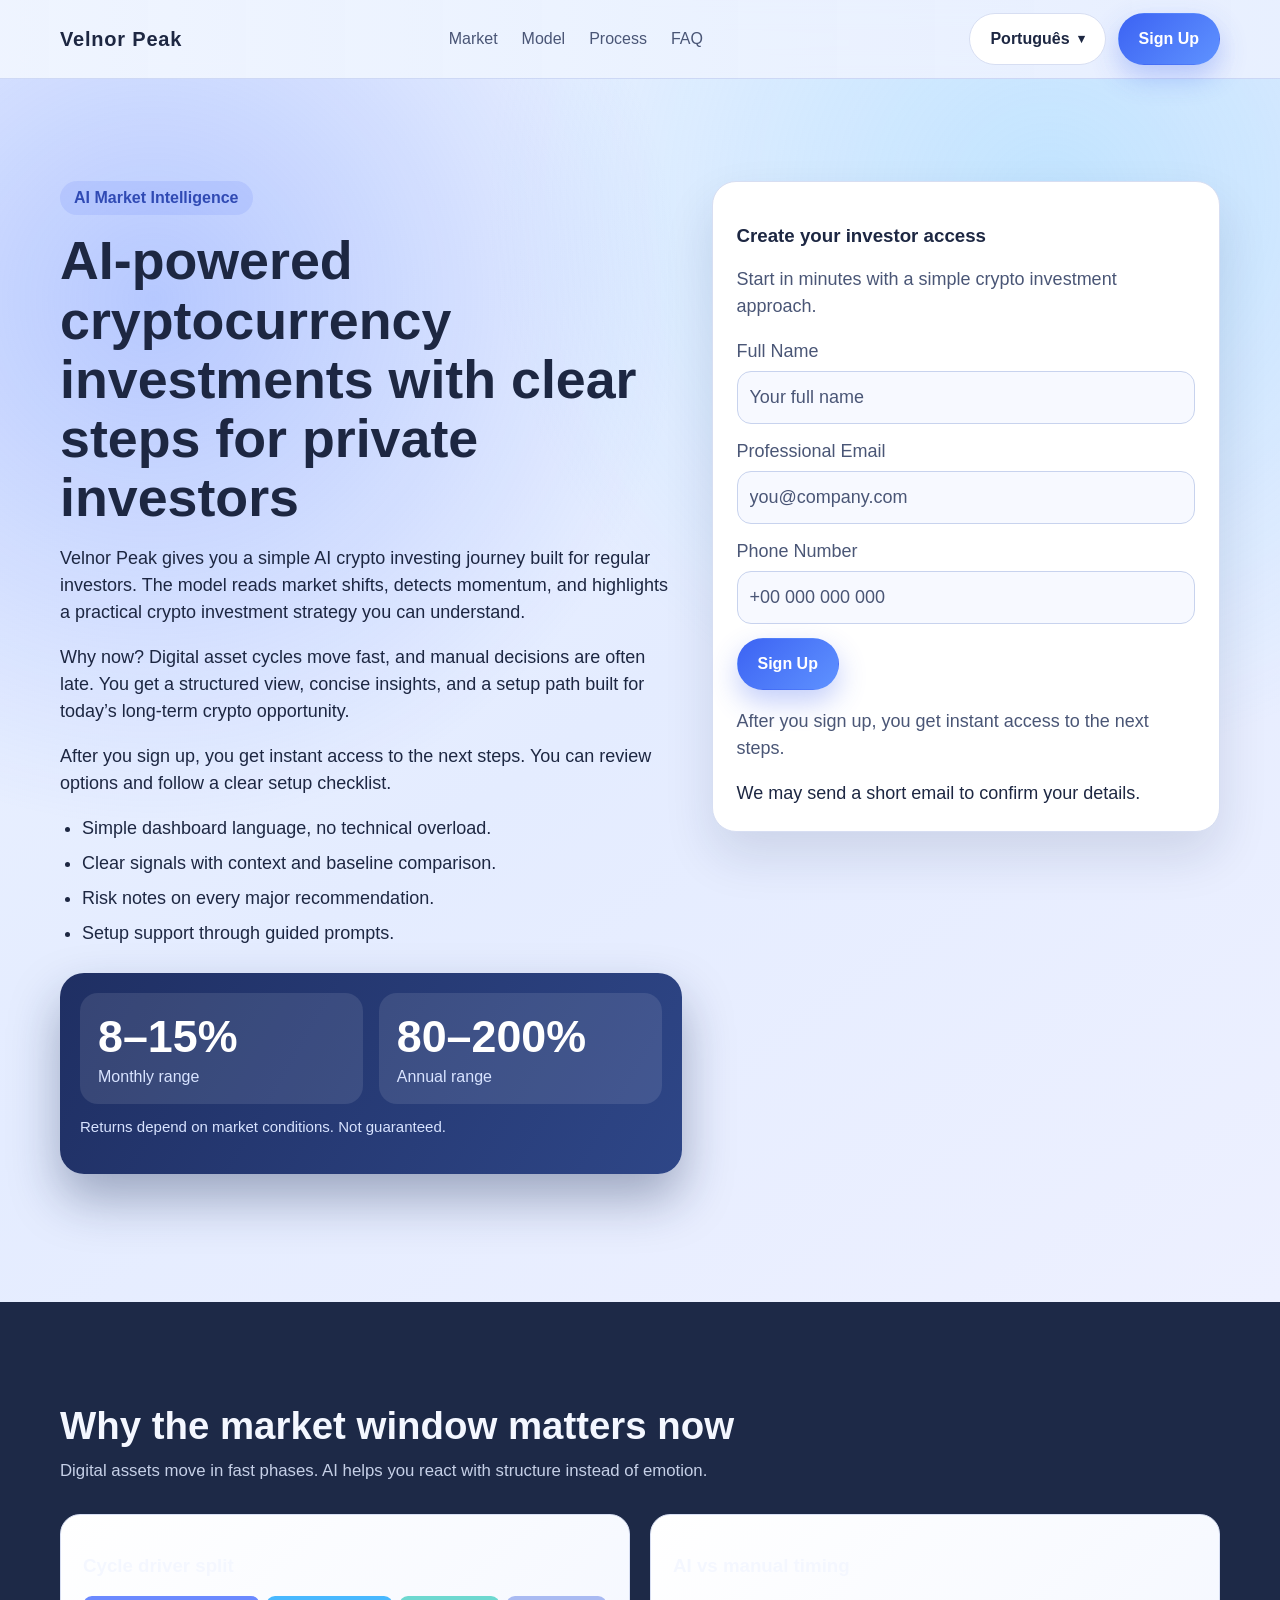
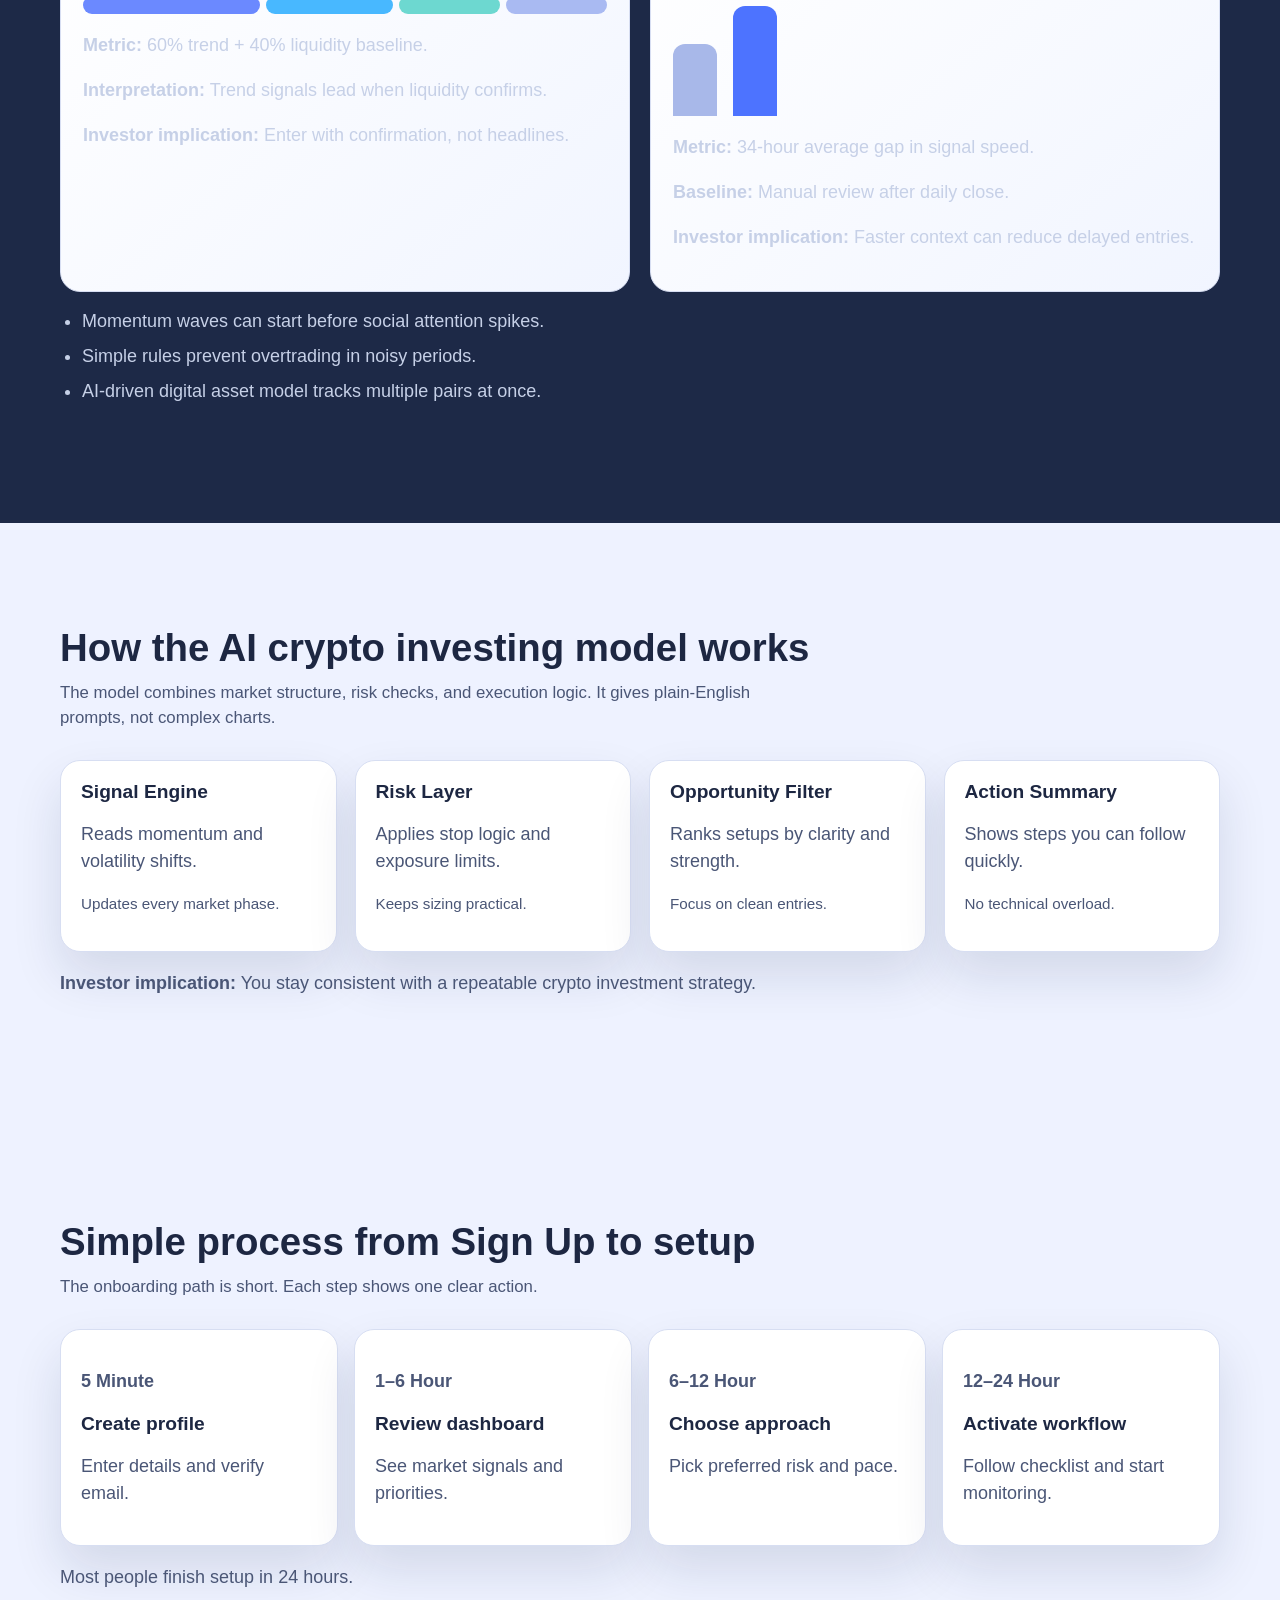
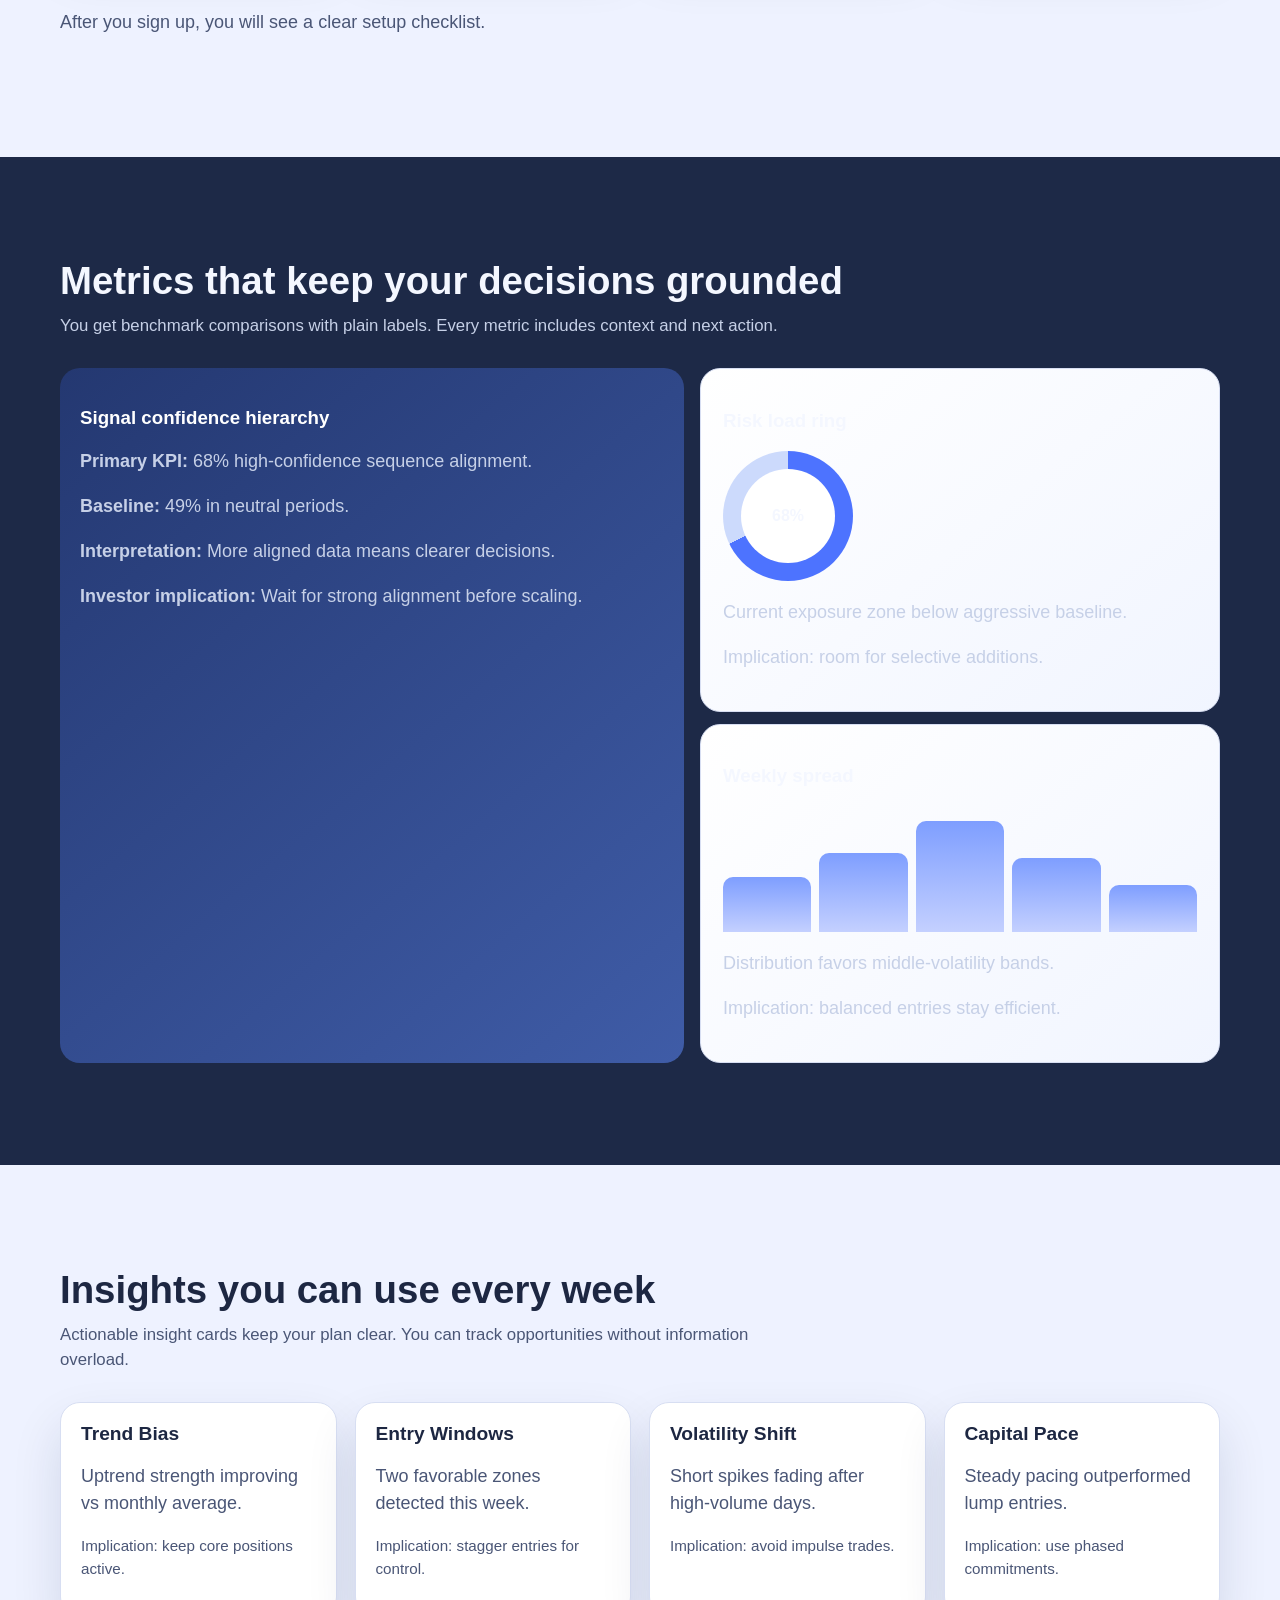
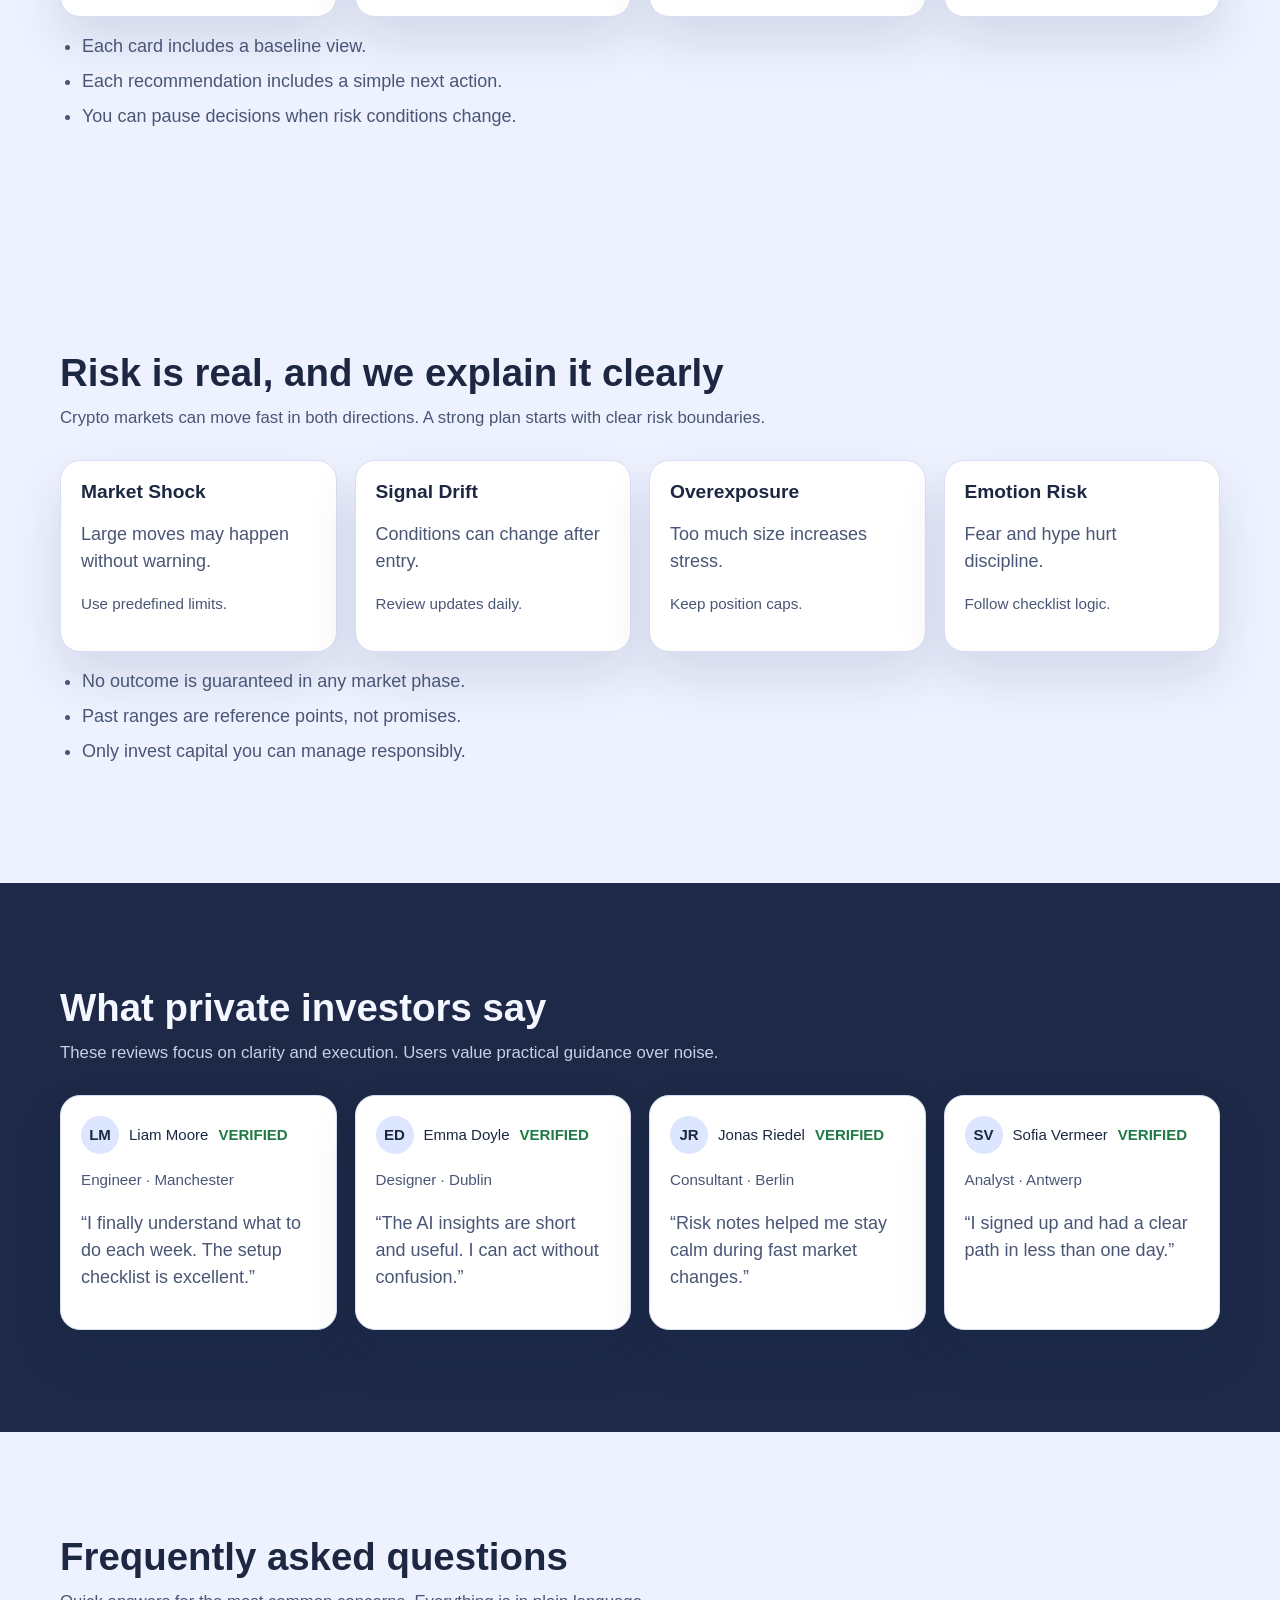
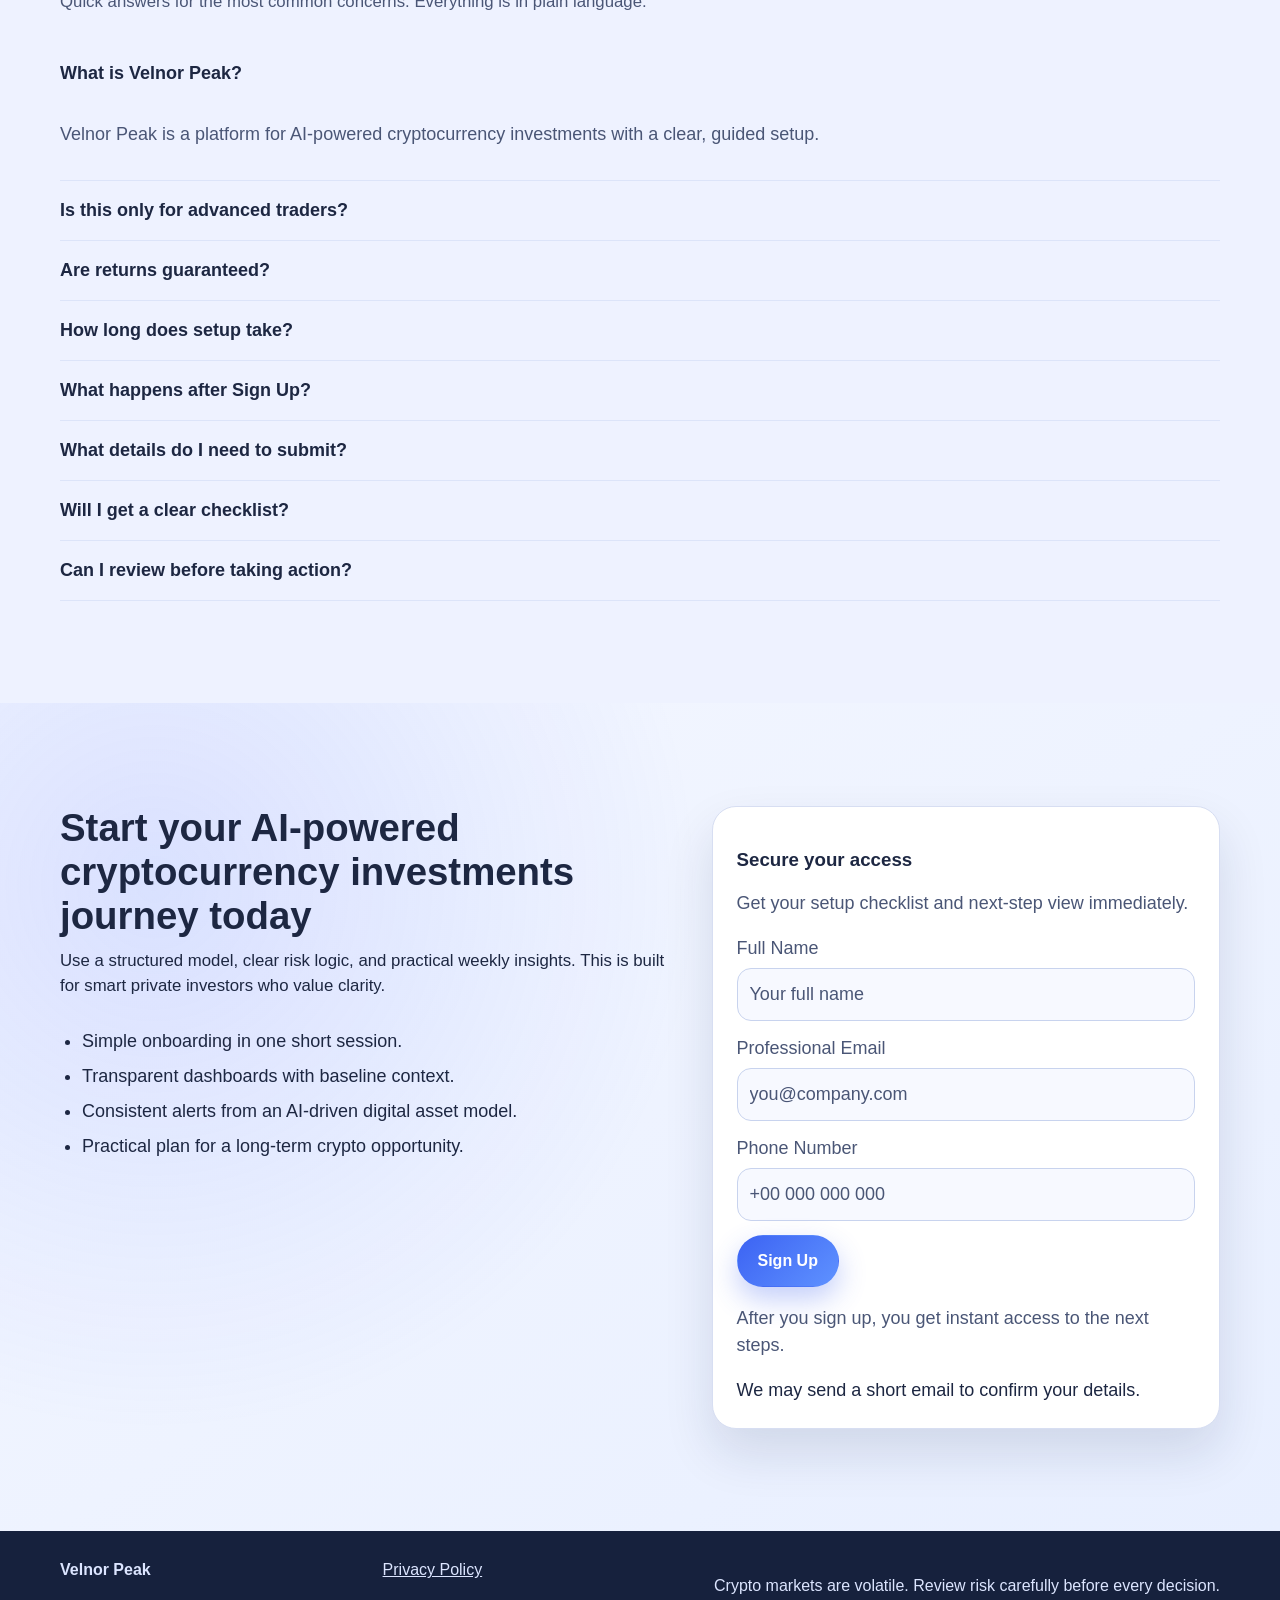
<file: pt/index.html>
<!DOCTYPE html>
<html lang="en">
<head>
  <meta charset="UTF-8" />
  <meta name="viewport" content="width=device-width, initial-scale=1.0" />
  <title>Velnor Peak | AI-Powered Cryptocurrency Investments Português Route</title>
  <meta name="description" content="Explore Velnor Peak, a premium AI-powered cryptocurrency investments landing route for Português visitors. Learn the model, review risk, and sign up in minutes." />
  <link rel="canonical" href="https://velnorpeak.com/pt/" />
  <link rel="alternate" hreflang="en" href="https://velnorpeak.com/" />
  <link rel="alternate" hreflang="de" href="https://velnorpeak.com/de/" />
  <link rel="alternate" hreflang="fr" href="https://velnorpeak.com/fr/" />
  <link rel="alternate" hreflang="es" href="https://velnorpeak.com/es/" />
  <link rel="alternate" hreflang="it" href="https://velnorpeak.com/it/" />
  <link rel="alternate" hreflang="tr" href="https://velnorpeak.com/tr/" />
  <link rel="alternate" hreflang="pt" href="https://velnorpeak.com/pt/" />
  <link rel="alternate" hreflang="jp" href="https://velnorpeak.com/jp/" />
  <link rel="alternate" hreflang="sk" href="https://velnorpeak.com/sk/" />
  <link rel="alternate" hreflang="be" href="https://velnorpeak.com/be/" />
  <link rel="alternate" hreflang="x-default" href="https://velnorpeak.com/" />
  <meta property="og:type" content="website" />
  <meta property="og:title" content="Velnor Peak | AI-Powered Cryptocurrency Investments Português Route" />
  <meta property="og:description" content="Explore Velnor Peak, a premium AI-powered cryptocurrency investments landing route for Português visitors. Learn the model, review risk, and sign up in minutes." />
  <meta property="og:url" content="https://velnorpeak.com/pt/" />
  <meta property="og:site_name" content="Velnor Peak" />
  <meta name="twitter:card" content="summary_large_image" />
  <meta name="twitter:title" content="Velnor Peak | AI-Powered Cryptocurrency Investments Português Route" />
  <meta name="twitter:description" content="Explore Velnor Peak, a premium AI-powered cryptocurrency investments landing route for Português visitors. Learn the model, review risk, and sign up in minutes." />
  <link rel="stylesheet" href="../assets/style.css" />
  <script type="application/ld+json">{"@context":"https://schema.org","@type":"Organization","name":"Velnor Peak","url":"https://velnorpeak.com","logo":"https://velnorpeak.com/assets/img/logo.png","sameAs":[]}</script>
  <script type="application/ld+json">{"@context":"https://schema.org","@type":"WebSite","name":"Velnor Peak","url":"https://velnorpeak.com/","potentialAction":{"@type":"SearchAction","target":"https://velnorpeak.com/?q={search_term_string}","query-input":"required name=search_term_string"}}</script>
  <script type="application/ld+json">{"@context":"https://schema.org","@type":"FAQPage","mainEntity":[{"@type":"Question","name":"What is Velnor Peak?","acceptedAnswer":{"@type":"Answer","text":"Velnor Peak is an AI crypto investing platform focused on clear setup and transparent steps."}},{"@type":"Question","name":"Are returns guaranteed?","acceptedAnswer":{"@type":"Answer","text":"No. Returns depend on market conditions and are never guaranteed."}},{"@type":"Question","name":"What happens after Sign Up?","acceptedAnswer":{"@type":"Answer","text":"After you sign up, you get instant access to the next steps."}}]}</script>
  <script type="application/ld+json">{"@context":"https://schema.org","@type":"Review","itemReviewed":{"@type":"Service","name":"Velnor Peak AI crypto investing access"},"author":{"@type":"Person","name":"Liam Moore"},"reviewRating":{"@type":"Rating","ratingValue":"5","bestRating":"5"},"reviewBody":"The setup flow was clear, practical, and easy to follow in one day."}</script>
</head>
<body>
  <a class="skip-link" href="#main">Skip to content</a>
  <header class="site-header">
    <div class="container header-inner">
      <div class="brand">Velnor Peak</div>
      <nav class="desktop-nav" aria-label="Primary"><a href="#market">Market</a>
        <a href="#model">Model</a>
        <a href="#process">Process</a>
        <a href="#faq">FAQ</a></nav>
      <div class="header-right">
        <div class="language-switcher">
          <button class="language-button" aria-label="Choose language">Português</button>
          <ul class="language-list">
            <li><a href="../index.html">🇬🇧 English</a></li>
            <li><a href="../de/index.html">🇩🇪 Deutsch</a></li>
            <li><a href="../fr/index.html">🇫🇷 Français</a></li>
            <li><a href="../es/index.html">🇪🇸 Español</a></li>
            <li><a href="../it/index.html">🇮🇹 Italiano</a></li>
            <li><a href="../tr/index.html">🇹🇷 Türkçe</a></li>
            <li><a href="../pt/index.html">🇵🇹 Português</a></li>
            <li><a href="../jp/index.html">🇯🇵 日本語</a></li>
            <li><a href="../sk/index.html">🇸🇰 Slovak</a></li>
            <li><a href="../be/index.html">🇧🇪 Nederlands (BE)</a></li>
          </ul>
        </div>
        <a href="#signup" class="cta-button">Sign Up</a>
      </div>
      <button class="burger" aria-label="Open menu"><span></span><span></span><span></span></button>
    </div>
  </header>

  <div class="mobile-drawer" aria-hidden="true">
    <aside class="drawer-panel" role="dialog" aria-modal="true" aria-label="Mobile Menu">
      <button class="drawer-close" aria-label="Close menu">×</button>
      <nav class="mobile-nav" aria-label="Mobile Primary"><a href="#market">Market</a>
        <a href="#model">Model</a>
        <a href="#process">Process</a>
        <a href="#faq">FAQ</a></nav>
      <div class="language-switcher">
        <button class="language-button" aria-label="Choose language">Português</button>
        <ul class="language-list">
            <li><a href="../index.html">🇬🇧 English</a></li>
            <li><a href="../de/index.html">🇩🇪 Deutsch</a></li>
            <li><a href="../fr/index.html">🇫🇷 Français</a></li>
            <li><a href="../es/index.html">🇪🇸 Español</a></li>
            <li><a href="../it/index.html">🇮🇹 Italiano</a></li>
            <li><a href="../tr/index.html">🇹🇷 Türkçe</a></li>
            <li><a href="../pt/index.html">🇵🇹 Português</a></li>
            <li><a href="../jp/index.html">🇯🇵 日本語</a></li>
            <li><a href="../sk/index.html">🇸🇰 Slovak</a></li>
            <li><a href="../be/index.html">🇧🇪 Nederlands (BE)</a></li>
        </ul>
      </div>
      <a href="#signup" class="mobile-cta">Sign Up</a>
    </aside>
  </div>

  <main id="main">
    <section class="section hero" id="top">
      <div class="container hero-grid">
        <div data-animate>
          <span class="badge">AI Market Intelligence</span>
          <h1>AI-powered cryptocurrency investments with clear steps for private investors</h1>
          <div class="lead">
            <p>Velnor Peak gives you a simple AI crypto investing journey built for regular investors. The model reads market shifts, detects momentum, and highlights a practical crypto investment strategy you can understand.</p>
            <p>Why now? Digital asset cycles move fast, and manual decisions are often late. You get a structured view, concise insights, and a setup path built for today’s long-term crypto opportunity.</p>
            <p>After you sign up, you get instant access to the next steps. You can review options and follow a clear setup checklist.</p>
          </div>
          <ul class="bullet-list" aria-label="Trust points">
            <li>Simple dashboard language, no technical overload.</li>
            <li>Clear signals with context and baseline comparison.</li>
            <li>Risk notes on every major recommendation.</li>
            <li>Setup support through guided prompts.</li>
          </ul>
          <div class="performance-range" aria-label="Performance range">
            <div class="range-grid">
              <div class="range-item"><div class="range-value">8–15%</div><div class="range-label">Monthly range</div></div>
              <div class="range-item"><div class="range-value">80–200%</div><div class="range-label">Annual range</div></div>
            </div>
            <p class="range-note">Returns depend on market conditions. Not guaranteed.</p>
          </div>
        </div>
        <div data-animate>
          <form class="form-card signup-form" id="signup" novalidate>
            <h3 class="form-title">Create your investor access</h3>
            <p class="form-sub">Start in minutes with a simple crypto investment approach.</p>
            <label>Full Name<input type="text" name="name" placeholder="Your full name" required /></label>
            <label>Professional Email<input type="email" name="email" placeholder="you@company.com" required /></label>
            <label>Phone Number<input type="tel" name="phone" placeholder="+00 000 000 000" required /></label>
            <button class="cta-button" type="submit">Sign Up</button>
            <p>After you sign up, you get instant access to the next steps.</p>
            <small>We may send a short email to confirm your details.</small>
            <div class="form-success" role="status">Success. Your access request is saved.</div>
          </form>
        </div>
      </div>
    </section>

    <section class="section dark" id="market">
      <div class="container" data-animate>
        <h2>Why the market window matters now</h2>
        <p class="section-intro">Digital assets move in fast phases. AI helps you react with structure instead of emotion.</p>
        <div class="visual-grid">
          <article class="visual">
            <h3>Cycle driver split</h3>
            <div class="stack-bars"><span class="bar-a"></span><span class="bar-b"></span><span class="bar-c"></span><span class="bar-d"></span></div>
            <p><strong>Metric:</strong> 60% trend + 40% liquidity baseline.</p>
            <p><strong>Interpretation:</strong> Trend signals lead when liquidity confirms.</p>
            <p><strong>Investor implication:</strong> Enter with confirmation, not headlines.</p>
          </article>
          <article class="visual">
            <h3>AI vs manual timing</h3>
            <div class="dual-bars"><span class="left"></span><span class="right"></span></div>
            <p><strong>Metric:</strong> 34-hour average gap in signal speed.</p>
            <p><strong>Baseline:</strong> Manual review after daily close.</p>
            <p><strong>Investor implication:</strong> Faster context can reduce delayed entries.</p>
          </article>
        </div>
        <ul class="bullet-list">
          <li>Momentum waves can start before social attention spikes.</li>
          <li>Simple rules prevent overtrading in noisy periods.</li>
          <li>AI-driven digital asset model tracks multiple pairs at once.</li>
        </ul>
      </div>
    </section>

    <section class="section light" id="model">
      <div class="container" data-animate>
        <h2>How the AI crypto investing model works</h2>
        <p class="section-intro">The model combines market structure, risk checks, and execution logic. It gives plain-English prompts, not complex charts.</p>
        <div class="card-grid">
          <article class="card"><h3>Signal Engine</h3><p>Reads momentum and volatility shifts.</p><p class="muted">Updates every market phase.</p></article>
          <article class="card"><h3>Risk Layer</h3><p>Applies stop logic and exposure limits.</p><p class="muted">Keeps sizing practical.</p></article>
          <article class="card"><h3>Opportunity Filter</h3><p>Ranks setups by clarity and strength.</p><p class="muted">Focus on clean entries.</p></article>
          <article class="card"><h3>Action Summary</h3><p>Shows steps you can follow quickly.</p><p class="muted">No technical overload.</p></article>
        </div>
        <p><strong>Investor implication:</strong> You stay consistent with a repeatable crypto investment strategy.</p>
      </div>
    </section>

    <section class="section light" id="process">
      <div class="container" data-animate>
        <h2>Simple process from Sign Up to setup</h2>
        <p class="section-intro">The onboarding path is short. Each step shows one clear action.</p>
        <div class="process-grid">
          <article class="card"><p class="step-time">5 Minute</p><h3>Create profile</h3><p>Enter details and verify email.</p></article>
          <article class="card"><p class="step-time">1–6 Hour</p><h3>Review dashboard</h3><p>See market signals and priorities.</p></article>
          <article class="card"><p class="step-time">6–12 Hour</p><h3>Choose approach</h3><p>Pick preferred risk and pace.</p></article>
          <article class="card"><p class="step-time">12–24 Hour</p><h3>Activate workflow</h3><p>Follow checklist and start monitoring.</p></article>
        </div>
        <p>Most people finish setup in 24 hours.</p>
        <p>After you sign up, you will see a clear setup checklist.</p>
      </div>
    </section>

    <section class="section dark" id="metrics">
      <div class="container" data-animate>
        <h2>Metrics that keep your decisions grounded</h2>
        <p class="section-intro">You get benchmark comparisons with plain labels. Every metric includes context and next action.</p>
        <div class="kpi-panel">
          <div class="kpi-main">
            <h3>Signal confidence hierarchy</h3>
            <p><strong>Primary KPI:</strong> 68% high-confidence sequence alignment.</p>
            <p><strong>Baseline:</strong> 49% in neutral periods.</p>
            <p><strong>Interpretation:</strong> More aligned data means clearer decisions.</p>
            <p><strong>Investor implication:</strong> Wait for strong alignment before scaling.</p>
          </div>
          <div class="kpi-side">
            <article class="visual"><h3>Risk load ring</h3><div class="ring"></div><p>Current exposure zone below aggressive baseline.</p><p>Implication: room for selective additions.</p></article>
            <article class="visual"><h3>Weekly spread</h3><div class="distribution"><span style="height:44%"></span><span style="height:63%"></span><span style="height:88%"></span><span style="height:59%"></span><span style="height:37%"></span></div><p>Distribution favors middle-volatility bands.</p><p>Implication: balanced entries stay efficient.</p></article>
          </div>
        </div>
      </div>
    </section>

    <section class="section light" id="insights">
      <div class="container" data-animate>
        <h2>Insights you can use every week</h2>
        <p class="section-intro">Actionable insight cards keep your plan clear. You can track opportunities without information overload.</p>
        <div class="card-grid">
          <article class="card"><h3>Trend Bias</h3><p>Uptrend strength improving vs monthly average.</p><p class="muted">Implication: keep core positions active.</p></article>
          <article class="card"><h3>Entry Windows</h3><p>Two favorable zones detected this week.</p><p class="muted">Implication: stagger entries for control.</p></article>
          <article class="card"><h3>Volatility Shift</h3><p>Short spikes fading after high-volume days.</p><p class="muted">Implication: avoid impulse trades.</p></article>
          <article class="card"><h3>Capital Pace</h3><p>Steady pacing outperformed lump entries.</p><p class="muted">Implication: use phased commitments.</p></article>
        </div>
        <ul class="bullet-list">
          <li>Each card includes a baseline view.</li>
          <li>Each recommendation includes a simple next action.</li>
          <li>You can pause decisions when risk conditions change.</li>
        </ul>
      </div>
    </section>

    <section class="section light" id="risk">
      <div class="container" data-animate>
        <h2>Risk is real, and we explain it clearly</h2>
        <p class="section-intro">Crypto markets can move fast in both directions. A strong plan starts with clear risk boundaries.</p>
        <div class="card-grid">
          <article class="card"><h3>Market Shock</h3><p>Large moves may happen without warning.</p><p class="muted">Use predefined limits.</p></article>
          <article class="card"><h3>Signal Drift</h3><p>Conditions can change after entry.</p><p class="muted">Review updates daily.</p></article>
          <article class="card"><h3>Overexposure</h3><p>Too much size increases stress.</p><p class="muted">Keep position caps.</p></article>
          <article class="card"><h3>Emotion Risk</h3><p>Fear and hype hurt discipline.</p><p class="muted">Follow checklist logic.</p></article>
        </div>
        <ul class="bullet-list">
          <li>No outcome is guaranteed in any market phase.</li>
          <li>Past ranges are reference points, not promises.</li>
          <li>Only invest capital you can manage responsibly.</li>
        </ul>
      </div>
    </section>

    <section class="section dark" id="reviews">
      <div class="container" data-animate>
        <h2>What private investors say</h2>
        <p class="section-intro">These reviews focus on clarity and execution. Users value practical guidance over noise.</p>
        <div class="card-grid">
          <article class="card"><div class="review-head"><span class="avatar">LM</span> Liam Moore <span class="verified">VERIFIED</span></div><p class="muted">Engineer · Manchester</p><p>“I finally understand what to do each week. The setup checklist is excellent.”</p></article>
          <article class="card"><div class="review-head"><span class="avatar">ED</span> Emma Doyle <span class="verified">VERIFIED</span></div><p class="muted">Designer · Dublin</p><p>“The AI insights are short and useful. I can act without confusion.”</p></article>
          <article class="card"><div class="review-head"><span class="avatar">JR</span> Jonas Riedel <span class="verified">VERIFIED</span></div><p class="muted">Consultant · Berlin</p><p>“Risk notes helped me stay calm during fast market changes.”</p></article>
          <article class="card"><div class="review-head"><span class="avatar">SV</span> Sofia Vermeer <span class="verified">VERIFIED</span></div><p class="muted">Analyst · Antwerp</p><p>“I signed up and had a clear path in less than one day.”</p></article>
        </div>
      </div>
    </section>

    <section class="section light" id="faq">
      <div class="container" data-animate>
        <h2>Frequently asked questions</h2>
        <p class="section-intro">Quick answers for the most common concerns. Everything is in plain language.</p>
        <div class="faq-list">
          <article class="faq-item open"><button class="faq-question" aria-expanded="true">What is Velnor Peak?</button><div class="faq-answer"><p>Velnor Peak is a platform for AI-powered cryptocurrency investments with a clear, guided setup.</p></div></article>
          <article class="faq-item"><button class="faq-question" aria-expanded="false">Is this only for advanced traders?</button><div class="faq-answer"><p>No. It is designed for regular private investors who want a simple process.</p></div></article>
          <article class="faq-item"><button class="faq-question" aria-expanded="false">Are returns guaranteed?</button><div class="faq-answer"><p>No. Returns depend on market conditions. Not guaranteed.</p></div></article>
          <article class="faq-item"><button class="faq-question" aria-expanded="false">How long does setup take?</button><div class="faq-answer"><p>Most people finish setup in 24 hours.</p></div></article>
          <article class="faq-item"><button class="faq-question" aria-expanded="false">What happens after Sign Up?</button><div class="faq-answer"><p>After you sign up, you get instant access to the next steps.</p></div></article>
          <article class="faq-item"><button class="faq-question" aria-expanded="false">What details do I need to submit?</button><div class="faq-answer"><p>Only Full Name, Professional Email, and Phone Number.</p></div></article>
          <article class="faq-item"><button class="faq-question" aria-expanded="false">Will I get a clear checklist?</button><div class="faq-answer"><p>Yes. After you sign up, you will see a clear setup checklist.</p></div></article>
          <article class="faq-item"><button class="faq-question" aria-expanded="false">Can I review before taking action?</button><div class="faq-answer"><p>Yes. You can review the options and choose what to do next.</p></div></article>
        </div>
      </div>
    </section>

    <section class="section final-cta" id="final">
      <div class="container hero-grid" data-animate>
        <div>
          <h2>Start your AI-powered cryptocurrency investments journey today</h2>
          <p class="section-intro">Use a structured model, clear risk logic, and practical weekly insights. This is built for smart private investors who value clarity.</p>
          <ul class="bullet-list">
            <li>Simple onboarding in one short session.</li>
            <li>Transparent dashboards with baseline context.</li>
            <li>Consistent alerts from an AI-driven digital asset model.</li>
            <li>Practical plan for a long-term crypto opportunity.</li>
          </ul>
        </div>
        <form class="form-card signup-form" novalidate>
          <h3 class="form-title">Secure your access</h3>
          <p class="form-sub">Get your setup checklist and next-step view immediately.</p>
          <label>Full Name<input type="text" name="name" placeholder="Your full name" required /></label>
          <label>Professional Email<input type="email" name="email" placeholder="you@company.com" required /></label>
          <label>Phone Number<input type="tel" name="phone" placeholder="+00 000 000 000" required /></label>
          <button class="cta-button" type="submit">Sign Up</button>
          <p>After you sign up, you get instant access to the next steps.</p>
          <small>We may send a short email to confirm your details.</small>
          <div class="form-success" role="status">Success. Your access request is saved.</div>
        </form>
      </div>
    </section>
  </main>

  <footer class="site-footer">
    <div class="container footer-inner">
      <strong>Velnor Peak</strong>
      <a href="#" data-open-privacy class="privacy-link">Privacy Policy</a>
      <p>Crypto markets are volatile. Review risk carefully before every decision.</p>
    </div>
  </footer>

  <div class="modal" id="privacy-modal" aria-hidden="true">
    <div class="modal-panel" role="dialog" aria-modal="true" aria-label="Privacy Policy">
      <div class="modal-head">
        <button data-close-modal aria-label="Close privacy policy" style="float:right;border:0;background:none;font-size:1.6rem;">×</button>
        <h3>Privacy Policy</h3>
      </div>
      <div class="modal-body">
        <h4>Introduction</h4><p>This Privacy Policy explains how Velnor Peak collects, uses, and protects personal data across all site routes.</p>
        <h4>Data collection</h4><p>We collect Full Name, Professional Email, and Phone Number when you submit forms. We also collect technical usage data such as browser type and visit events.</p>
        <h4>Legal basis</h4><p>We process your information based on consent, site operations, and legitimate interest in improving service quality.</p>
        <h4>Cookies</h4><p>We use essential cookies for session stability and analytics cookies for aggregated behavior understanding.</p>
        <h4>Retention</h4><p>We keep form submissions only as long as needed for onboarding and legal record duties.</p>
        <h4>Third-party sharing</h4><p>We may use secure service providers for hosting, analytics, and communication delivery under contractual safeguards.</p>
        <h4>Security</h4><p>We use encryption in transit, access controls, and monitoring practices designed to reduce unauthorized access risk.</p>
        <h4>User rights</h4><p>You can request access, correction, deletion, portability, and processing restriction where applicable under local law.</p>
        <h4>International transfers</h4><p>If data is transferred across borders, we use recognized contractual measures to protect personal data.</p>
        <h4>Industry risk disclosure</h4><p>Digital asset markets are volatile. Information is educational and operational, not guaranteed investment results.</p>
        <h4>Contact</h4><p>For privacy requests, contact privacy@velnorpeak.com. We answer verified requests within a reasonable period.</p>
      </div>
      <div class="modal-foot"><button data-close-modal class="language-button">Close</button></div>
    </div>
  </div>

  <script src="../assets/app.js" defer></script>
</body>
</html>
</file>
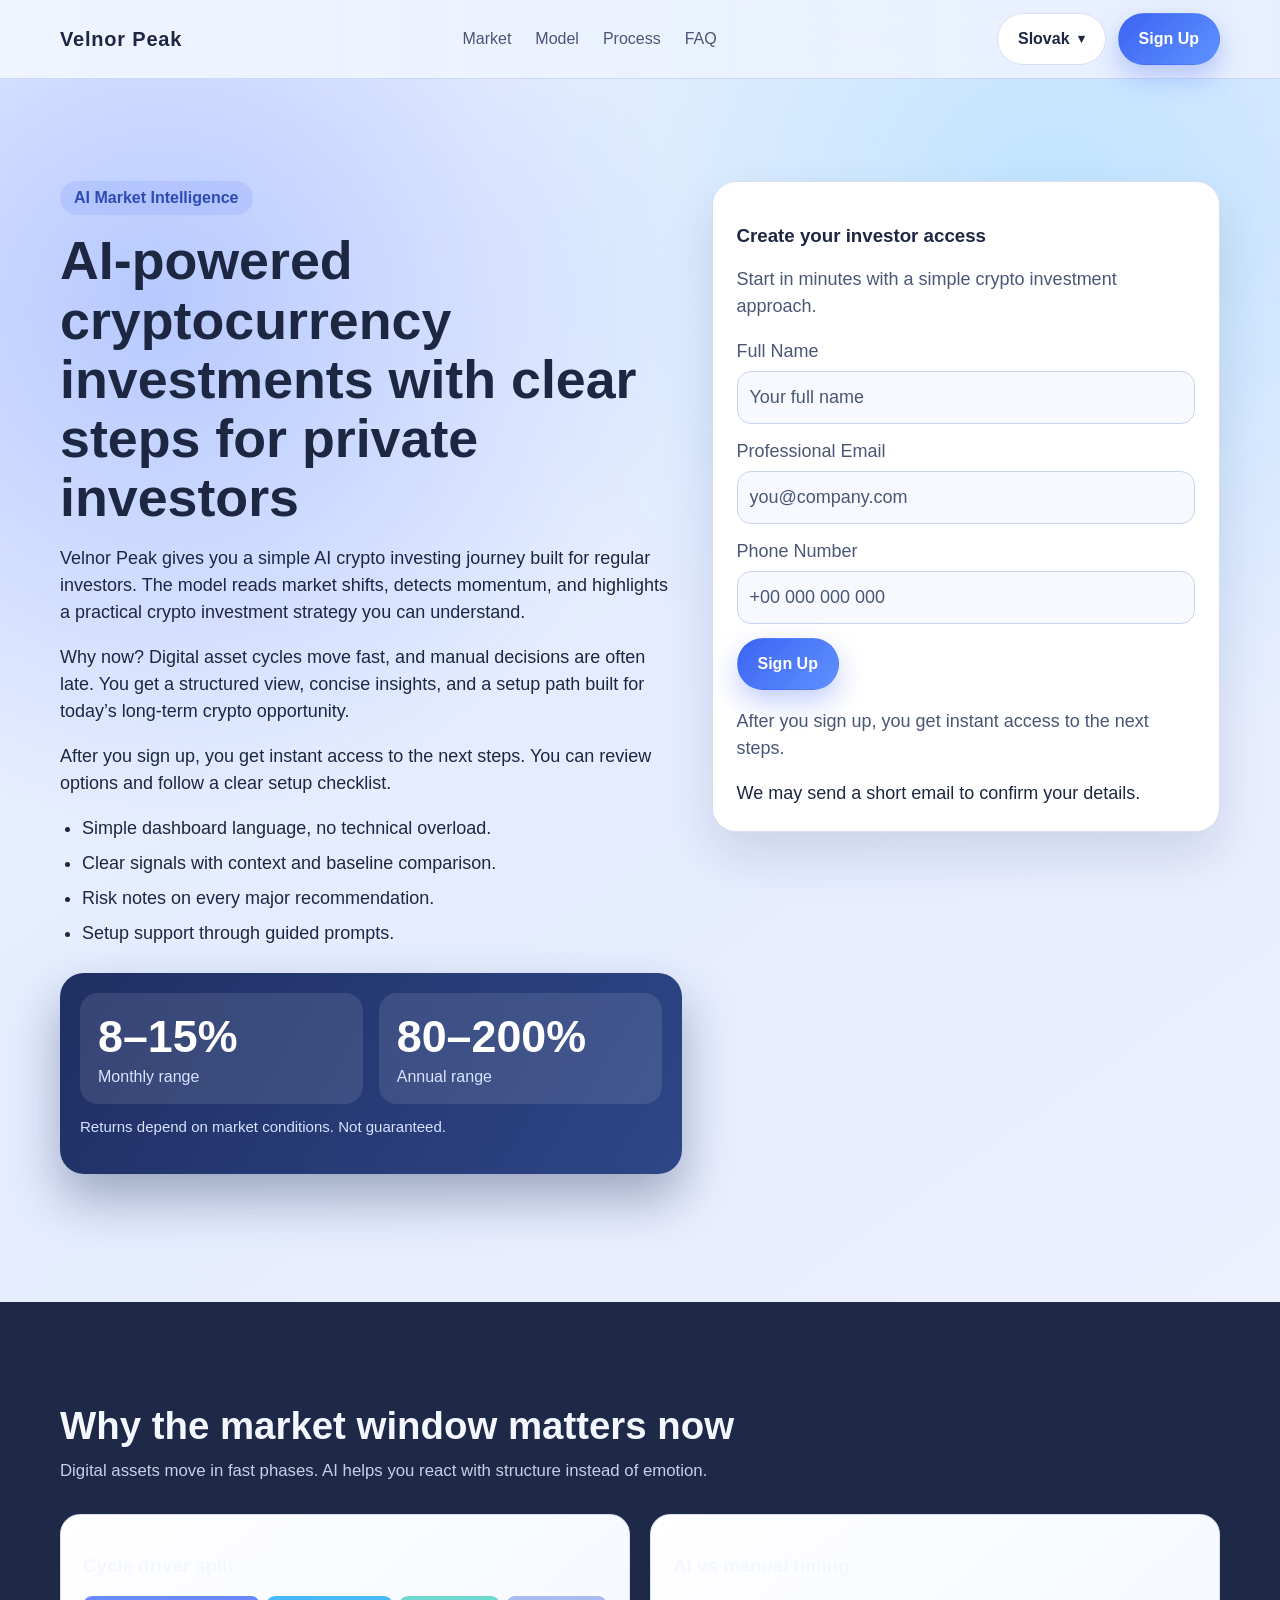
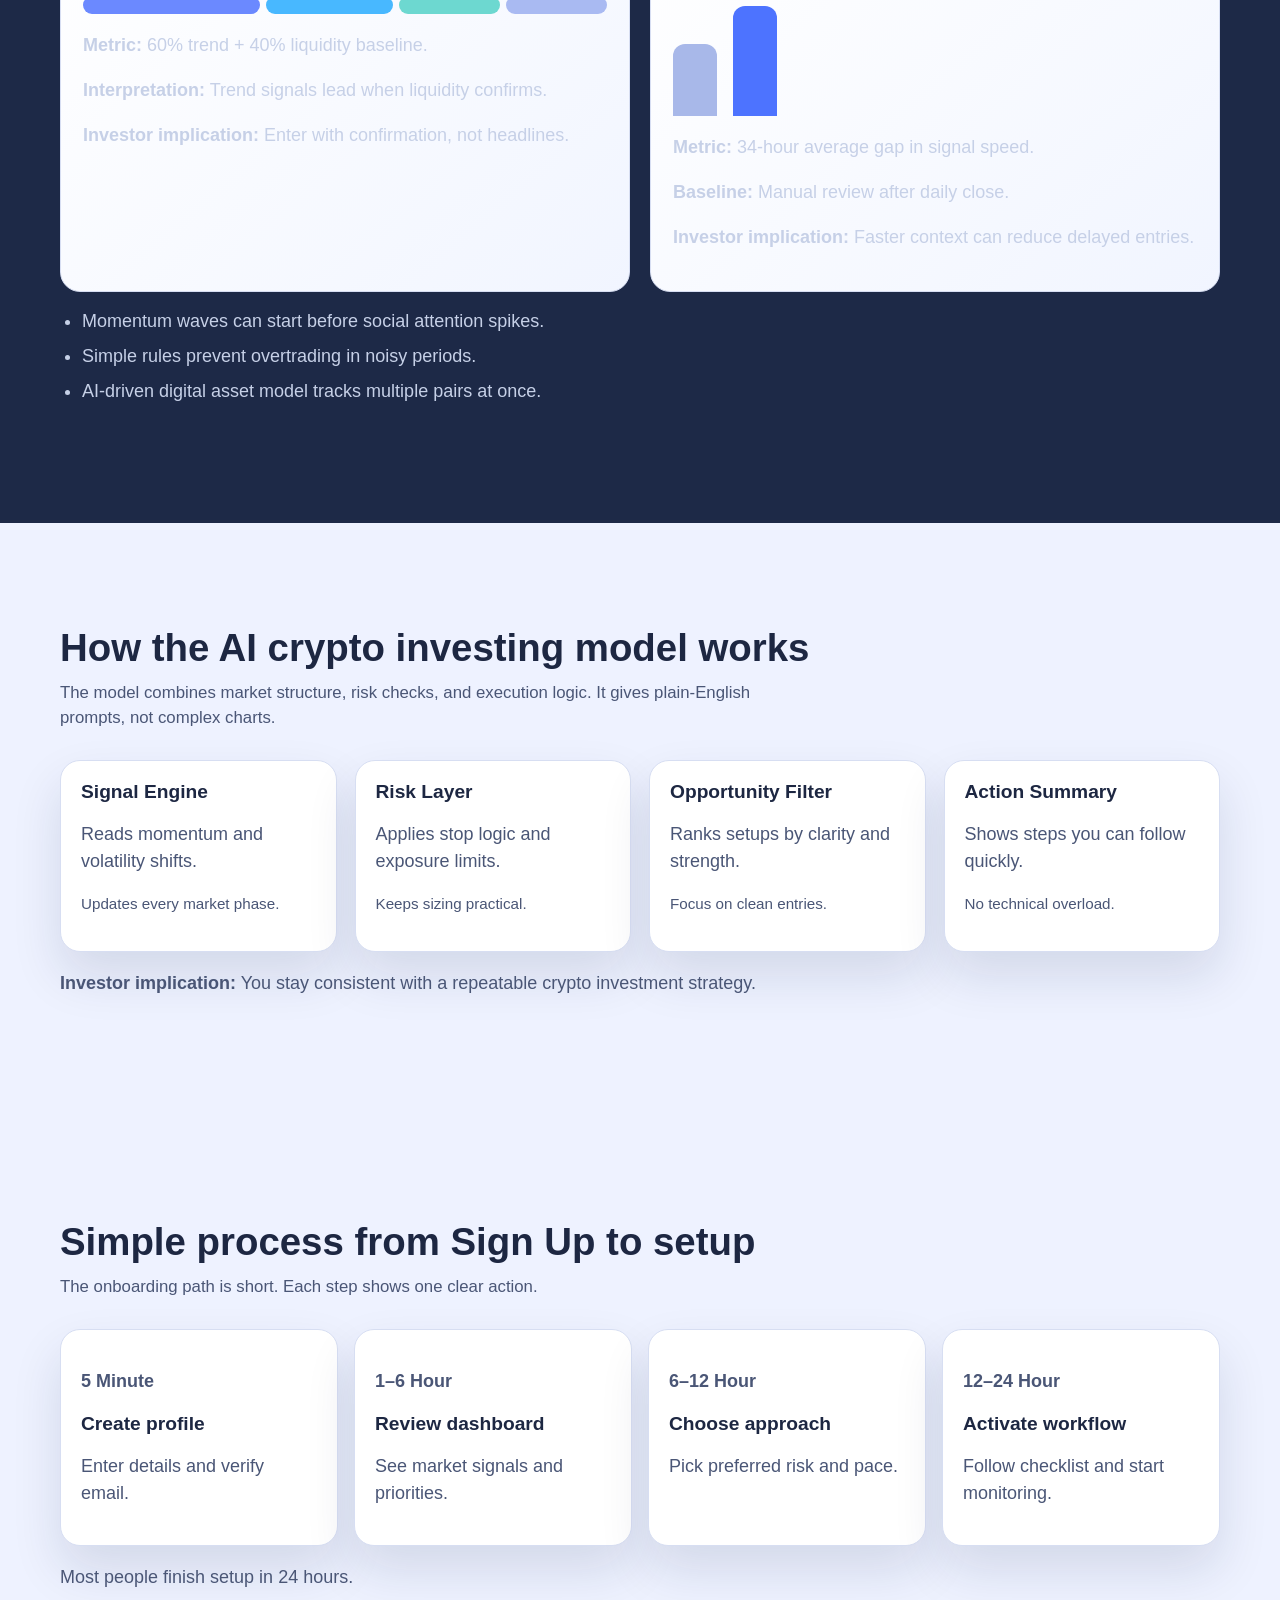
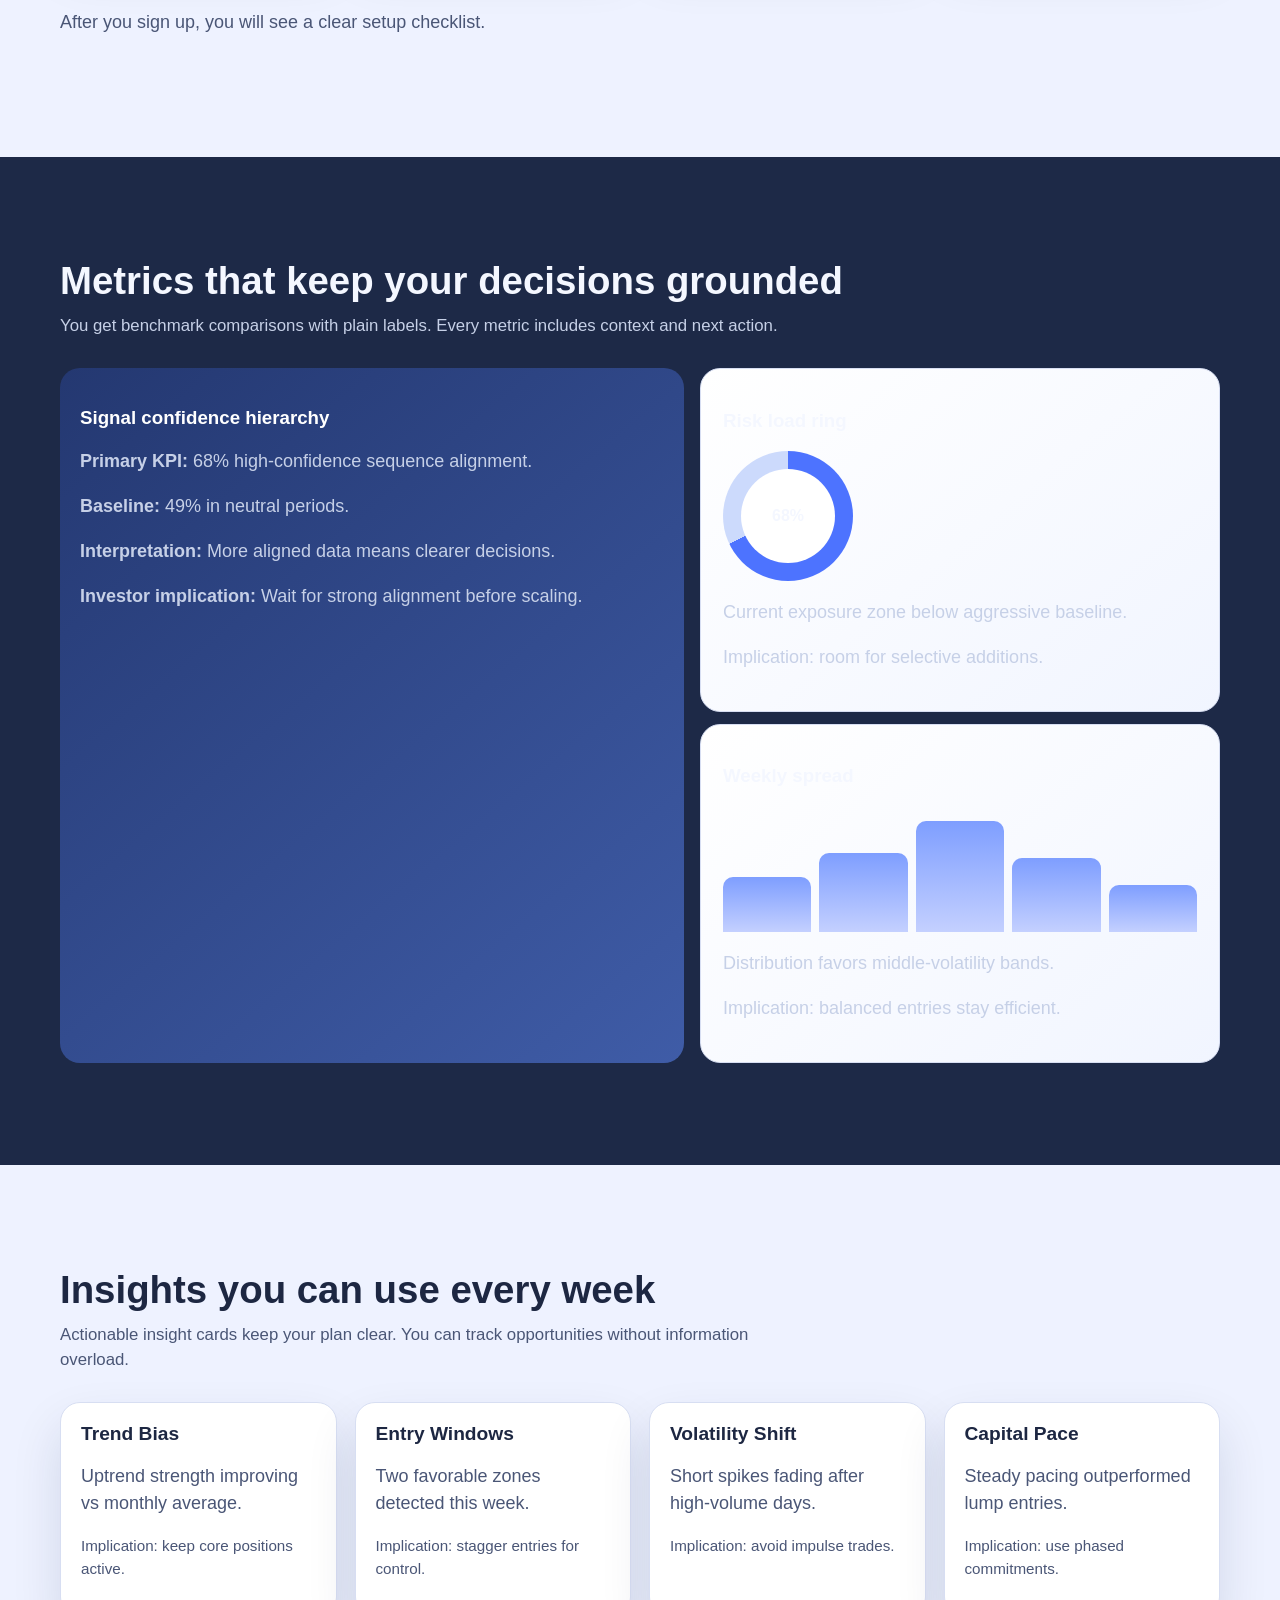
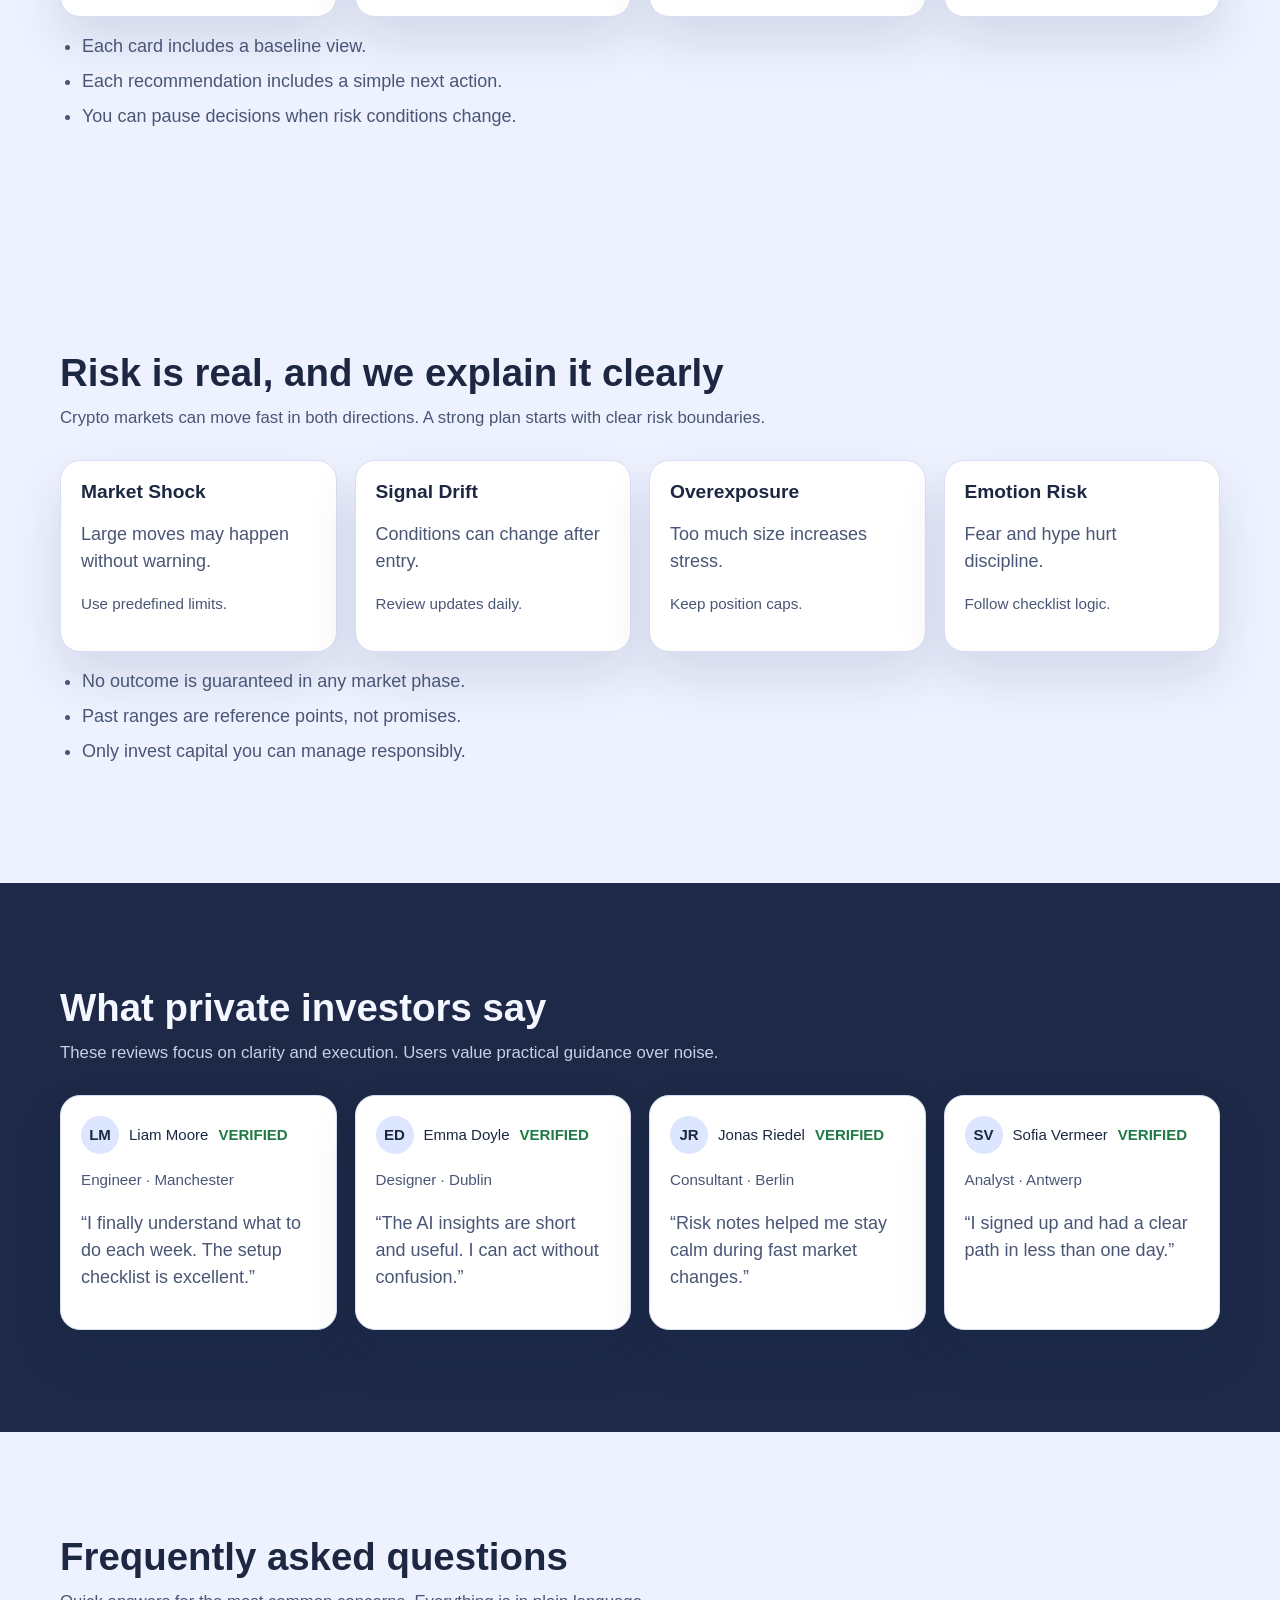
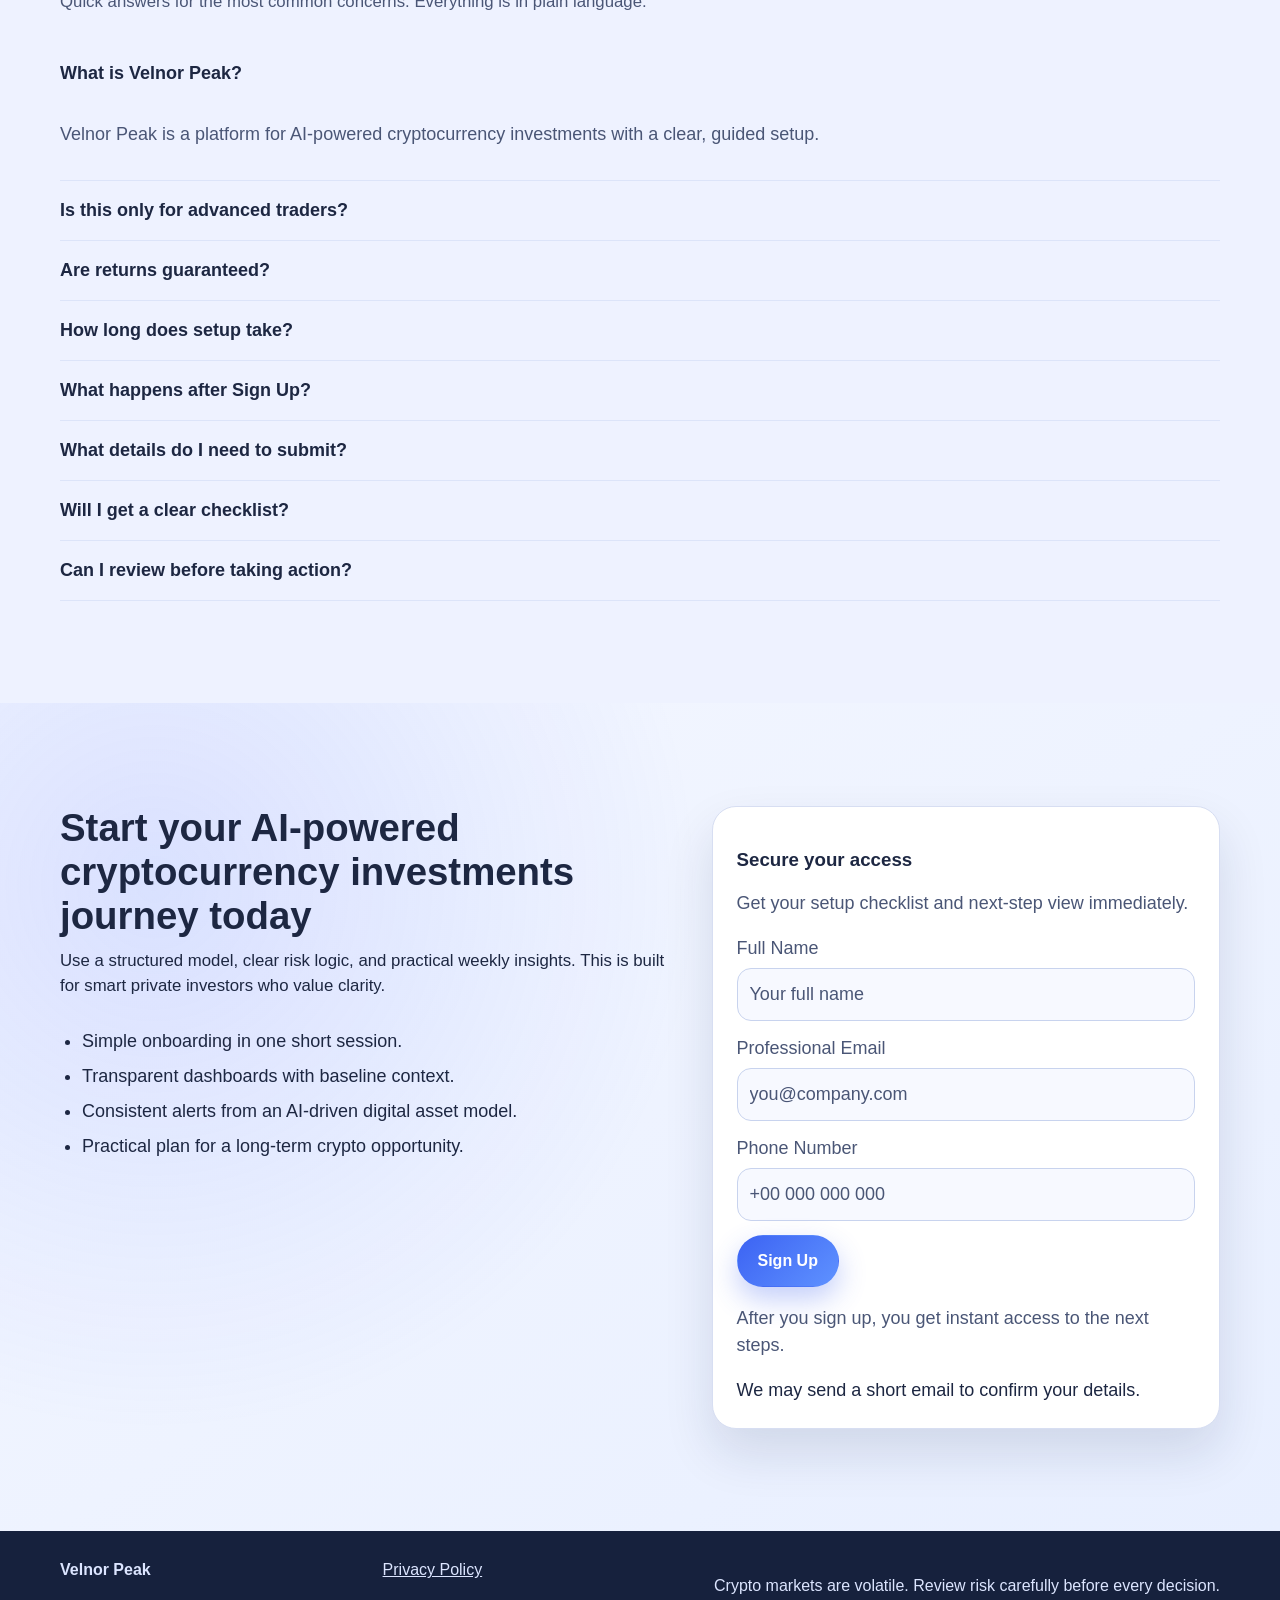
<file: sk/index.html>
<!DOCTYPE html>
<html lang="en">
<head>
  <meta charset="UTF-8" />
  <meta name="viewport" content="width=device-width, initial-scale=1.0" />
  <title>Velnor Peak | AI-Powered Cryptocurrency Investments Slovak Route</title>
  <meta name="description" content="Explore Velnor Peak, a premium AI-powered cryptocurrency investments landing route for Slovak visitors. Learn the model, review risk, and sign up in minutes." />
  <link rel="canonical" href="https://velnorpeak.com/sk/" />
  <link rel="alternate" hreflang="en" href="https://velnorpeak.com/" />
  <link rel="alternate" hreflang="de" href="https://velnorpeak.com/de/" />
  <link rel="alternate" hreflang="fr" href="https://velnorpeak.com/fr/" />
  <link rel="alternate" hreflang="es" href="https://velnorpeak.com/es/" />
  <link rel="alternate" hreflang="it" href="https://velnorpeak.com/it/" />
  <link rel="alternate" hreflang="tr" href="https://velnorpeak.com/tr/" />
  <link rel="alternate" hreflang="pt" href="https://velnorpeak.com/pt/" />
  <link rel="alternate" hreflang="jp" href="https://velnorpeak.com/jp/" />
  <link rel="alternate" hreflang="sk" href="https://velnorpeak.com/sk/" />
  <link rel="alternate" hreflang="be" href="https://velnorpeak.com/be/" />
  <link rel="alternate" hreflang="x-default" href="https://velnorpeak.com/" />
  <meta property="og:type" content="website" />
  <meta property="og:title" content="Velnor Peak | AI-Powered Cryptocurrency Investments Slovak Route" />
  <meta property="og:description" content="Explore Velnor Peak, a premium AI-powered cryptocurrency investments landing route for Slovak visitors. Learn the model, review risk, and sign up in minutes." />
  <meta property="og:url" content="https://velnorpeak.com/sk/" />
  <meta property="og:site_name" content="Velnor Peak" />
  <meta name="twitter:card" content="summary_large_image" />
  <meta name="twitter:title" content="Velnor Peak | AI-Powered Cryptocurrency Investments Slovak Route" />
  <meta name="twitter:description" content="Explore Velnor Peak, a premium AI-powered cryptocurrency investments landing route for Slovak visitors. Learn the model, review risk, and sign up in minutes." />
  <link rel="stylesheet" href="../assets/style.css" />
  <script type="application/ld+json">{"@context":"https://schema.org","@type":"Organization","name":"Velnor Peak","url":"https://velnorpeak.com","logo":"https://velnorpeak.com/assets/img/logo.png","sameAs":[]}</script>
  <script type="application/ld+json">{"@context":"https://schema.org","@type":"WebSite","name":"Velnor Peak","url":"https://velnorpeak.com/","potentialAction":{"@type":"SearchAction","target":"https://velnorpeak.com/?q={search_term_string}","query-input":"required name=search_term_string"}}</script>
  <script type="application/ld+json">{"@context":"https://schema.org","@type":"FAQPage","mainEntity":[{"@type":"Question","name":"What is Velnor Peak?","acceptedAnswer":{"@type":"Answer","text":"Velnor Peak is an AI crypto investing platform focused on clear setup and transparent steps."}},{"@type":"Question","name":"Are returns guaranteed?","acceptedAnswer":{"@type":"Answer","text":"No. Returns depend on market conditions and are never guaranteed."}},{"@type":"Question","name":"What happens after Sign Up?","acceptedAnswer":{"@type":"Answer","text":"After you sign up, you get instant access to the next steps."}}]}</script>
  <script type="application/ld+json">{"@context":"https://schema.org","@type":"Review","itemReviewed":{"@type":"Service","name":"Velnor Peak AI crypto investing access"},"author":{"@type":"Person","name":"Liam Moore"},"reviewRating":{"@type":"Rating","ratingValue":"5","bestRating":"5"},"reviewBody":"The setup flow was clear, practical, and easy to follow in one day."}</script>
</head>
<body>
  <a class="skip-link" href="#main">Skip to content</a>
  <header class="site-header">
    <div class="container header-inner">
      <div class="brand">Velnor Peak</div>
      <nav class="desktop-nav" aria-label="Primary"><a href="#market">Market</a>
        <a href="#model">Model</a>
        <a href="#process">Process</a>
        <a href="#faq">FAQ</a></nav>
      <div class="header-right">
        <div class="language-switcher">
          <button class="language-button" aria-label="Choose language">Slovak</button>
          <ul class="language-list">
            <li><a href="../index.html">🇬🇧 English</a></li>
            <li><a href="../de/index.html">🇩🇪 Deutsch</a></li>
            <li><a href="../fr/index.html">🇫🇷 Français</a></li>
            <li><a href="../es/index.html">🇪🇸 Español</a></li>
            <li><a href="../it/index.html">🇮🇹 Italiano</a></li>
            <li><a href="../tr/index.html">🇹🇷 Türkçe</a></li>
            <li><a href="../pt/index.html">🇵🇹 Português</a></li>
            <li><a href="../jp/index.html">🇯🇵 日本語</a></li>
            <li><a href="../sk/index.html">🇸🇰 Slovak</a></li>
            <li><a href="../be/index.html">🇧🇪 Nederlands (BE)</a></li>
          </ul>
        </div>
        <a href="#signup" class="cta-button">Sign Up</a>
      </div>
      <button class="burger" aria-label="Open menu"><span></span><span></span><span></span></button>
    </div>
  </header>

  <div class="mobile-drawer" aria-hidden="true">
    <aside class="drawer-panel" role="dialog" aria-modal="true" aria-label="Mobile Menu">
      <button class="drawer-close" aria-label="Close menu">×</button>
      <nav class="mobile-nav" aria-label="Mobile Primary"><a href="#market">Market</a>
        <a href="#model">Model</a>
        <a href="#process">Process</a>
        <a href="#faq">FAQ</a></nav>
      <div class="language-switcher">
        <button class="language-button" aria-label="Choose language">Slovak</button>
        <ul class="language-list">
            <li><a href="../index.html">🇬🇧 English</a></li>
            <li><a href="../de/index.html">🇩🇪 Deutsch</a></li>
            <li><a href="../fr/index.html">🇫🇷 Français</a></li>
            <li><a href="../es/index.html">🇪🇸 Español</a></li>
            <li><a href="../it/index.html">🇮🇹 Italiano</a></li>
            <li><a href="../tr/index.html">🇹🇷 Türkçe</a></li>
            <li><a href="../pt/index.html">🇵🇹 Português</a></li>
            <li><a href="../jp/index.html">🇯🇵 日本語</a></li>
            <li><a href="../sk/index.html">🇸🇰 Slovak</a></li>
            <li><a href="../be/index.html">🇧🇪 Nederlands (BE)</a></li>
        </ul>
      </div>
      <a href="#signup" class="mobile-cta">Sign Up</a>
    </aside>
  </div>

  <main id="main">
    <section class="section hero" id="top">
      <div class="container hero-grid">
        <div data-animate>
          <span class="badge">AI Market Intelligence</span>
          <h1>AI-powered cryptocurrency investments with clear steps for private investors</h1>
          <div class="lead">
            <p>Velnor Peak gives you a simple AI crypto investing journey built for regular investors. The model reads market shifts, detects momentum, and highlights a practical crypto investment strategy you can understand.</p>
            <p>Why now? Digital asset cycles move fast, and manual decisions are often late. You get a structured view, concise insights, and a setup path built for today’s long-term crypto opportunity.</p>
            <p>After you sign up, you get instant access to the next steps. You can review options and follow a clear setup checklist.</p>
          </div>
          <ul class="bullet-list" aria-label="Trust points">
            <li>Simple dashboard language, no technical overload.</li>
            <li>Clear signals with context and baseline comparison.</li>
            <li>Risk notes on every major recommendation.</li>
            <li>Setup support through guided prompts.</li>
          </ul>
          <div class="performance-range" aria-label="Performance range">
            <div class="range-grid">
              <div class="range-item"><div class="range-value">8–15%</div><div class="range-label">Monthly range</div></div>
              <div class="range-item"><div class="range-value">80–200%</div><div class="range-label">Annual range</div></div>
            </div>
            <p class="range-note">Returns depend on market conditions. Not guaranteed.</p>
          </div>
        </div>
        <div data-animate>
          <form class="form-card signup-form" id="signup" novalidate>
            <h3 class="form-title">Create your investor access</h3>
            <p class="form-sub">Start in minutes with a simple crypto investment approach.</p>
            <label>Full Name<input type="text" name="name" placeholder="Your full name" required /></label>
            <label>Professional Email<input type="email" name="email" placeholder="you@company.com" required /></label>
            <label>Phone Number<input type="tel" name="phone" placeholder="+00 000 000 000" required /></label>
            <button class="cta-button" type="submit">Sign Up</button>
            <p>After you sign up, you get instant access to the next steps.</p>
            <small>We may send a short email to confirm your details.</small>
            <div class="form-success" role="status">Success. Your access request is saved.</div>
          </form>
        </div>
      </div>
    </section>

    <section class="section dark" id="market">
      <div class="container" data-animate>
        <h2>Why the market window matters now</h2>
        <p class="section-intro">Digital assets move in fast phases. AI helps you react with structure instead of emotion.</p>
        <div class="visual-grid">
          <article class="visual">
            <h3>Cycle driver split</h3>
            <div class="stack-bars"><span class="bar-a"></span><span class="bar-b"></span><span class="bar-c"></span><span class="bar-d"></span></div>
            <p><strong>Metric:</strong> 60% trend + 40% liquidity baseline.</p>
            <p><strong>Interpretation:</strong> Trend signals lead when liquidity confirms.</p>
            <p><strong>Investor implication:</strong> Enter with confirmation, not headlines.</p>
          </article>
          <article class="visual">
            <h3>AI vs manual timing</h3>
            <div class="dual-bars"><span class="left"></span><span class="right"></span></div>
            <p><strong>Metric:</strong> 34-hour average gap in signal speed.</p>
            <p><strong>Baseline:</strong> Manual review after daily close.</p>
            <p><strong>Investor implication:</strong> Faster context can reduce delayed entries.</p>
          </article>
        </div>
        <ul class="bullet-list">
          <li>Momentum waves can start before social attention spikes.</li>
          <li>Simple rules prevent overtrading in noisy periods.</li>
          <li>AI-driven digital asset model tracks multiple pairs at once.</li>
        </ul>
      </div>
    </section>

    <section class="section light" id="model">
      <div class="container" data-animate>
        <h2>How the AI crypto investing model works</h2>
        <p class="section-intro">The model combines market structure, risk checks, and execution logic. It gives plain-English prompts, not complex charts.</p>
        <div class="card-grid">
          <article class="card"><h3>Signal Engine</h3><p>Reads momentum and volatility shifts.</p><p class="muted">Updates every market phase.</p></article>
          <article class="card"><h3>Risk Layer</h3><p>Applies stop logic and exposure limits.</p><p class="muted">Keeps sizing practical.</p></article>
          <article class="card"><h3>Opportunity Filter</h3><p>Ranks setups by clarity and strength.</p><p class="muted">Focus on clean entries.</p></article>
          <article class="card"><h3>Action Summary</h3><p>Shows steps you can follow quickly.</p><p class="muted">No technical overload.</p></article>
        </div>
        <p><strong>Investor implication:</strong> You stay consistent with a repeatable crypto investment strategy.</p>
      </div>
    </section>

    <section class="section light" id="process">
      <div class="container" data-animate>
        <h2>Simple process from Sign Up to setup</h2>
        <p class="section-intro">The onboarding path is short. Each step shows one clear action.</p>
        <div class="process-grid">
          <article class="card"><p class="step-time">5 Minute</p><h3>Create profile</h3><p>Enter details and verify email.</p></article>
          <article class="card"><p class="step-time">1–6 Hour</p><h3>Review dashboard</h3><p>See market signals and priorities.</p></article>
          <article class="card"><p class="step-time">6–12 Hour</p><h3>Choose approach</h3><p>Pick preferred risk and pace.</p></article>
          <article class="card"><p class="step-time">12–24 Hour</p><h3>Activate workflow</h3><p>Follow checklist and start monitoring.</p></article>
        </div>
        <p>Most people finish setup in 24 hours.</p>
        <p>After you sign up, you will see a clear setup checklist.</p>
      </div>
    </section>

    <section class="section dark" id="metrics">
      <div class="container" data-animate>
        <h2>Metrics that keep your decisions grounded</h2>
        <p class="section-intro">You get benchmark comparisons with plain labels. Every metric includes context and next action.</p>
        <div class="kpi-panel">
          <div class="kpi-main">
            <h3>Signal confidence hierarchy</h3>
            <p><strong>Primary KPI:</strong> 68% high-confidence sequence alignment.</p>
            <p><strong>Baseline:</strong> 49% in neutral periods.</p>
            <p><strong>Interpretation:</strong> More aligned data means clearer decisions.</p>
            <p><strong>Investor implication:</strong> Wait for strong alignment before scaling.</p>
          </div>
          <div class="kpi-side">
            <article class="visual"><h3>Risk load ring</h3><div class="ring"></div><p>Current exposure zone below aggressive baseline.</p><p>Implication: room for selective additions.</p></article>
            <article class="visual"><h3>Weekly spread</h3><div class="distribution"><span style="height:44%"></span><span style="height:63%"></span><span style="height:88%"></span><span style="height:59%"></span><span style="height:37%"></span></div><p>Distribution favors middle-volatility bands.</p><p>Implication: balanced entries stay efficient.</p></article>
          </div>
        </div>
      </div>
    </section>

    <section class="section light" id="insights">
      <div class="container" data-animate>
        <h2>Insights you can use every week</h2>
        <p class="section-intro">Actionable insight cards keep your plan clear. You can track opportunities without information overload.</p>
        <div class="card-grid">
          <article class="card"><h3>Trend Bias</h3><p>Uptrend strength improving vs monthly average.</p><p class="muted">Implication: keep core positions active.</p></article>
          <article class="card"><h3>Entry Windows</h3><p>Two favorable zones detected this week.</p><p class="muted">Implication: stagger entries for control.</p></article>
          <article class="card"><h3>Volatility Shift</h3><p>Short spikes fading after high-volume days.</p><p class="muted">Implication: avoid impulse trades.</p></article>
          <article class="card"><h3>Capital Pace</h3><p>Steady pacing outperformed lump entries.</p><p class="muted">Implication: use phased commitments.</p></article>
        </div>
        <ul class="bullet-list">
          <li>Each card includes a baseline view.</li>
          <li>Each recommendation includes a simple next action.</li>
          <li>You can pause decisions when risk conditions change.</li>
        </ul>
      </div>
    </section>

    <section class="section light" id="risk">
      <div class="container" data-animate>
        <h2>Risk is real, and we explain it clearly</h2>
        <p class="section-intro">Crypto markets can move fast in both directions. A strong plan starts with clear risk boundaries.</p>
        <div class="card-grid">
          <article class="card"><h3>Market Shock</h3><p>Large moves may happen without warning.</p><p class="muted">Use predefined limits.</p></article>
          <article class="card"><h3>Signal Drift</h3><p>Conditions can change after entry.</p><p class="muted">Review updates daily.</p></article>
          <article class="card"><h3>Overexposure</h3><p>Too much size increases stress.</p><p class="muted">Keep position caps.</p></article>
          <article class="card"><h3>Emotion Risk</h3><p>Fear and hype hurt discipline.</p><p class="muted">Follow checklist logic.</p></article>
        </div>
        <ul class="bullet-list">
          <li>No outcome is guaranteed in any market phase.</li>
          <li>Past ranges are reference points, not promises.</li>
          <li>Only invest capital you can manage responsibly.</li>
        </ul>
      </div>
    </section>

    <section class="section dark" id="reviews">
      <div class="container" data-animate>
        <h2>What private investors say</h2>
        <p class="section-intro">These reviews focus on clarity and execution. Users value practical guidance over noise.</p>
        <div class="card-grid">
          <article class="card"><div class="review-head"><span class="avatar">LM</span> Liam Moore <span class="verified">VERIFIED</span></div><p class="muted">Engineer · Manchester</p><p>“I finally understand what to do each week. The setup checklist is excellent.”</p></article>
          <article class="card"><div class="review-head"><span class="avatar">ED</span> Emma Doyle <span class="verified">VERIFIED</span></div><p class="muted">Designer · Dublin</p><p>“The AI insights are short and useful. I can act without confusion.”</p></article>
          <article class="card"><div class="review-head"><span class="avatar">JR</span> Jonas Riedel <span class="verified">VERIFIED</span></div><p class="muted">Consultant · Berlin</p><p>“Risk notes helped me stay calm during fast market changes.”</p></article>
          <article class="card"><div class="review-head"><span class="avatar">SV</span> Sofia Vermeer <span class="verified">VERIFIED</span></div><p class="muted">Analyst · Antwerp</p><p>“I signed up and had a clear path in less than one day.”</p></article>
        </div>
      </div>
    </section>

    <section class="section light" id="faq">
      <div class="container" data-animate>
        <h2>Frequently asked questions</h2>
        <p class="section-intro">Quick answers for the most common concerns. Everything is in plain language.</p>
        <div class="faq-list">
          <article class="faq-item open"><button class="faq-question" aria-expanded="true">What is Velnor Peak?</button><div class="faq-answer"><p>Velnor Peak is a platform for AI-powered cryptocurrency investments with a clear, guided setup.</p></div></article>
          <article class="faq-item"><button class="faq-question" aria-expanded="false">Is this only for advanced traders?</button><div class="faq-answer"><p>No. It is designed for regular private investors who want a simple process.</p></div></article>
          <article class="faq-item"><button class="faq-question" aria-expanded="false">Are returns guaranteed?</button><div class="faq-answer"><p>No. Returns depend on market conditions. Not guaranteed.</p></div></article>
          <article class="faq-item"><button class="faq-question" aria-expanded="false">How long does setup take?</button><div class="faq-answer"><p>Most people finish setup in 24 hours.</p></div></article>
          <article class="faq-item"><button class="faq-question" aria-expanded="false">What happens after Sign Up?</button><div class="faq-answer"><p>After you sign up, you get instant access to the next steps.</p></div></article>
          <article class="faq-item"><button class="faq-question" aria-expanded="false">What details do I need to submit?</button><div class="faq-answer"><p>Only Full Name, Professional Email, and Phone Number.</p></div></article>
          <article class="faq-item"><button class="faq-question" aria-expanded="false">Will I get a clear checklist?</button><div class="faq-answer"><p>Yes. After you sign up, you will see a clear setup checklist.</p></div></article>
          <article class="faq-item"><button class="faq-question" aria-expanded="false">Can I review before taking action?</button><div class="faq-answer"><p>Yes. You can review the options and choose what to do next.</p></div></article>
        </div>
      </div>
    </section>

    <section class="section final-cta" id="final">
      <div class="container hero-grid" data-animate>
        <div>
          <h2>Start your AI-powered cryptocurrency investments journey today</h2>
          <p class="section-intro">Use a structured model, clear risk logic, and practical weekly insights. This is built for smart private investors who value clarity.</p>
          <ul class="bullet-list">
            <li>Simple onboarding in one short session.</li>
            <li>Transparent dashboards with baseline context.</li>
            <li>Consistent alerts from an AI-driven digital asset model.</li>
            <li>Practical plan for a long-term crypto opportunity.</li>
          </ul>
        </div>
        <form class="form-card signup-form" novalidate>
          <h3 class="form-title">Secure your access</h3>
          <p class="form-sub">Get your setup checklist and next-step view immediately.</p>
          <label>Full Name<input type="text" name="name" placeholder="Your full name" required /></label>
          <label>Professional Email<input type="email" name="email" placeholder="you@company.com" required /></label>
          <label>Phone Number<input type="tel" name="phone" placeholder="+00 000 000 000" required /></label>
          <button class="cta-button" type="submit">Sign Up</button>
          <p>After you sign up, you get instant access to the next steps.</p>
          <small>We may send a short email to confirm your details.</small>
          <div class="form-success" role="status">Success. Your access request is saved.</div>
        </form>
      </div>
    </section>
  </main>

  <footer class="site-footer">
    <div class="container footer-inner">
      <strong>Velnor Peak</strong>
      <a href="#" data-open-privacy class="privacy-link">Privacy Policy</a>
      <p>Crypto markets are volatile. Review risk carefully before every decision.</p>
    </div>
  </footer>

  <div class="modal" id="privacy-modal" aria-hidden="true">
    <div class="modal-panel" role="dialog" aria-modal="true" aria-label="Privacy Policy">
      <div class="modal-head">
        <button data-close-modal aria-label="Close privacy policy" style="float:right;border:0;background:none;font-size:1.6rem;">×</button>
        <h3>Privacy Policy</h3>
      </div>
      <div class="modal-body">
        <h4>Introduction</h4><p>This Privacy Policy explains how Velnor Peak collects, uses, and protects personal data across all site routes.</p>
        <h4>Data collection</h4><p>We collect Full Name, Professional Email, and Phone Number when you submit forms. We also collect technical usage data such as browser type and visit events.</p>
        <h4>Legal basis</h4><p>We process your information based on consent, site operations, and legitimate interest in improving service quality.</p>
        <h4>Cookies</h4><p>We use essential cookies for session stability and analytics cookies for aggregated behavior understanding.</p>
        <h4>Retention</h4><p>We keep form submissions only as long as needed for onboarding and legal record duties.</p>
        <h4>Third-party sharing</h4><p>We may use secure service providers for hosting, analytics, and communication delivery under contractual safeguards.</p>
        <h4>Security</h4><p>We use encryption in transit, access controls, and monitoring practices designed to reduce unauthorized access risk.</p>
        <h4>User rights</h4><p>You can request access, correction, deletion, portability, and processing restriction where applicable under local law.</p>
        <h4>International transfers</h4><p>If data is transferred across borders, we use recognized contractual measures to protect personal data.</p>
        <h4>Industry risk disclosure</h4><p>Digital asset markets are volatile. Information is educational and operational, not guaranteed investment results.</p>
        <h4>Contact</h4><p>For privacy requests, contact privacy@velnorpeak.com. We answer verified requests within a reasonable period.</p>
      </div>
      <div class="modal-foot"><button data-close-modal class="language-button">Close</button></div>
    </div>
  </div>

  <script src="../assets/app.js" defer></script>
</body>
</html>
</file>
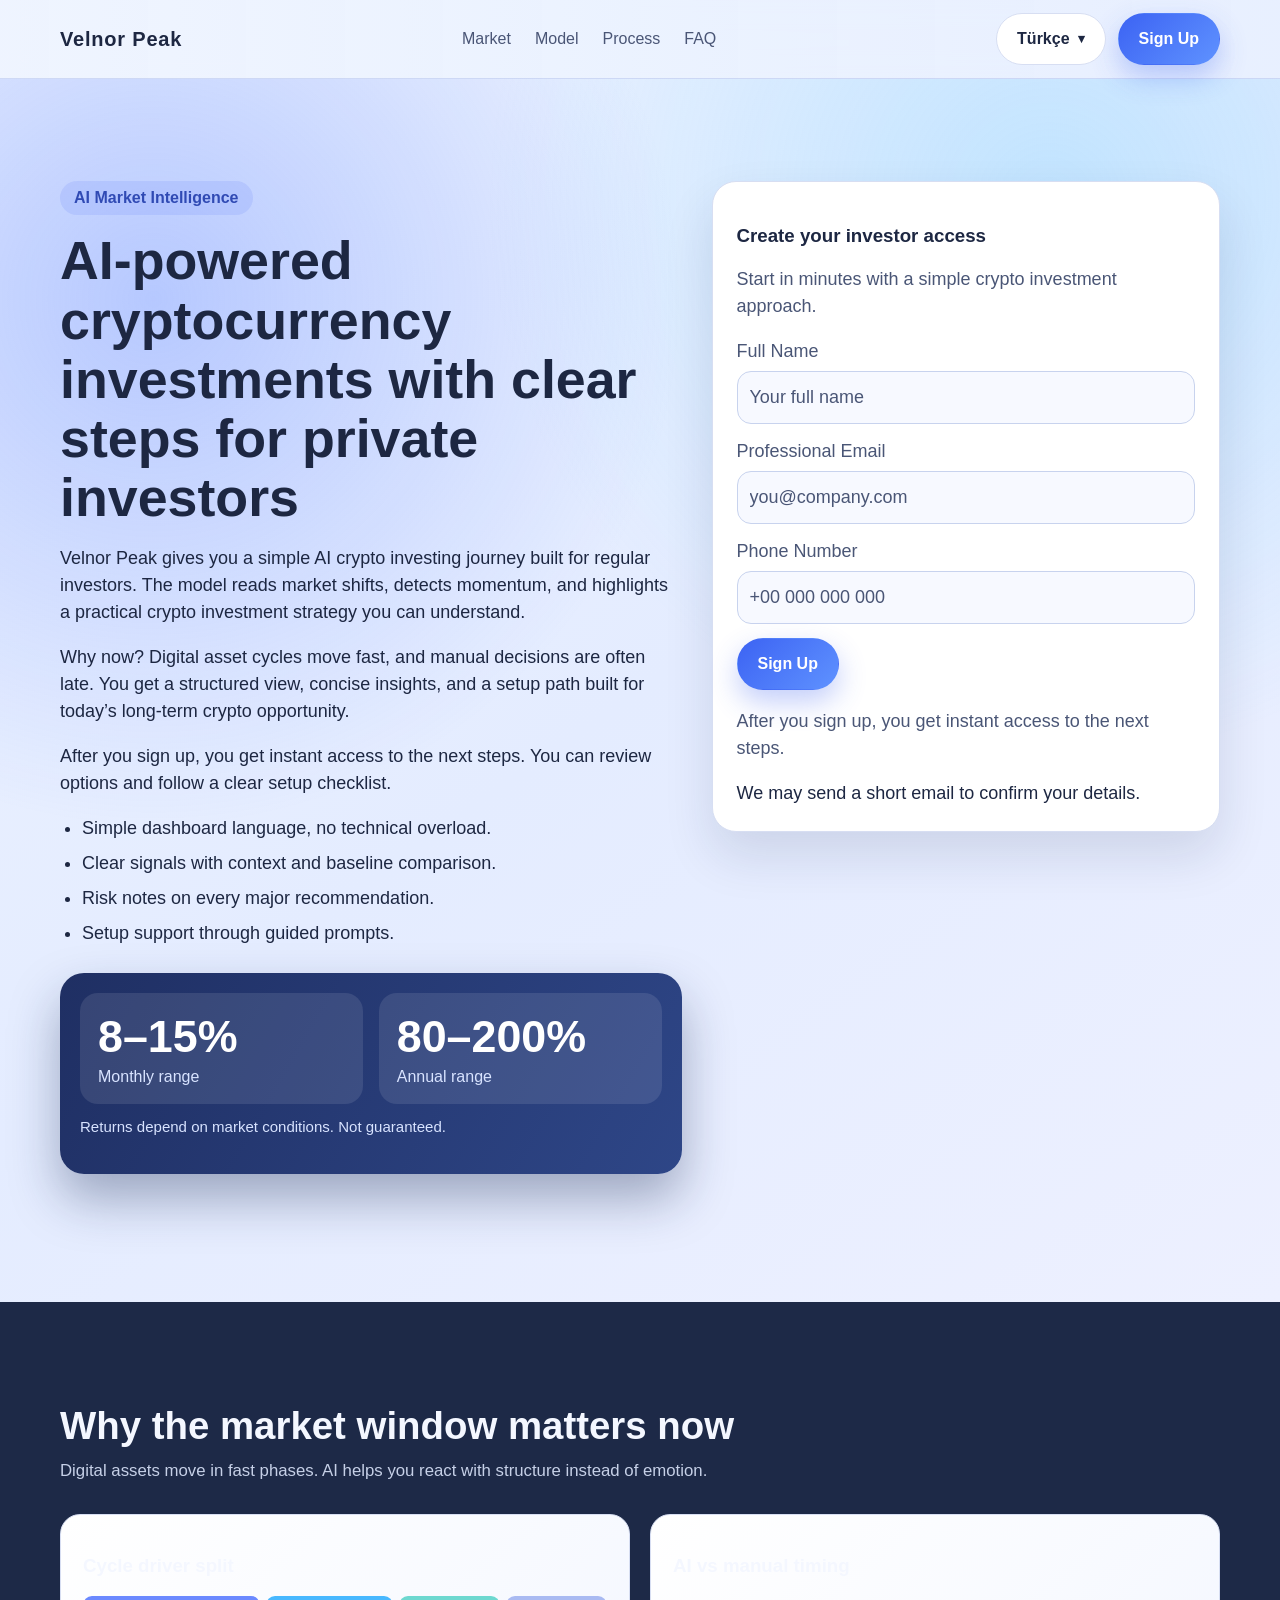
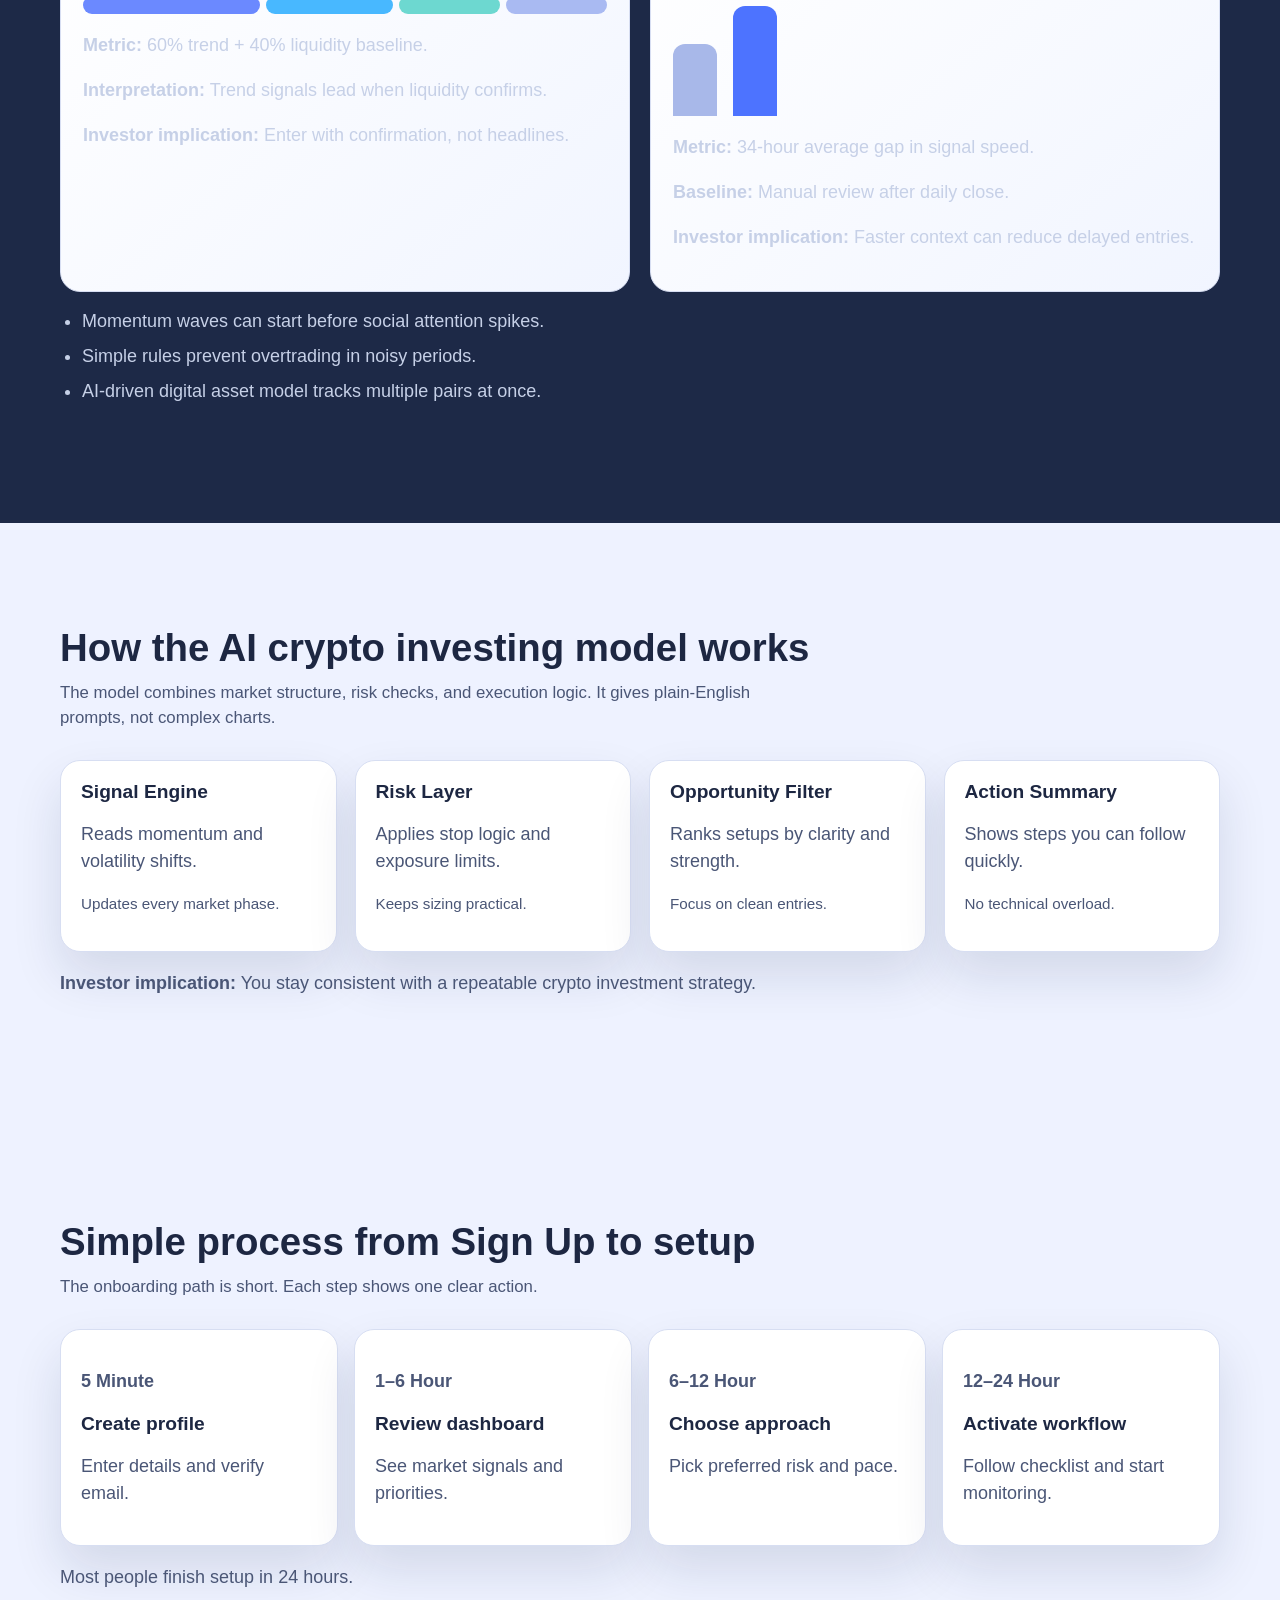
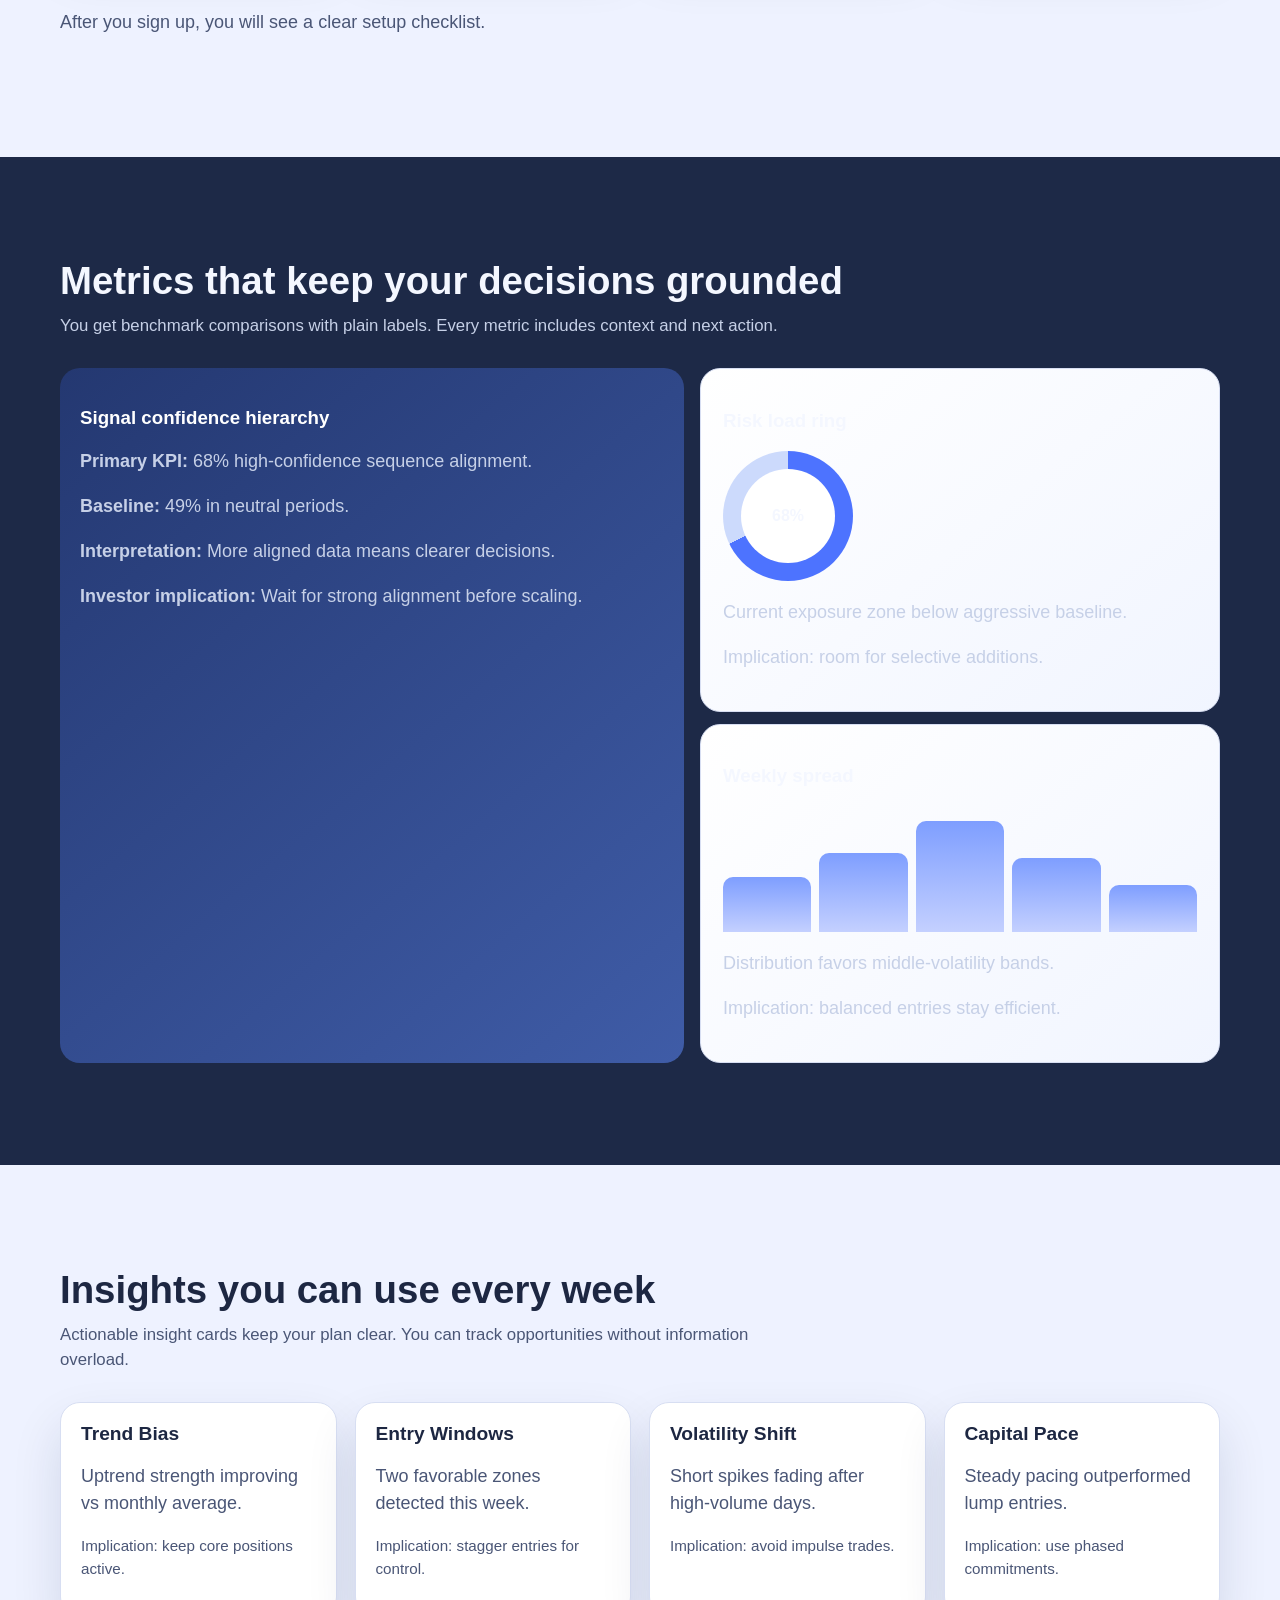
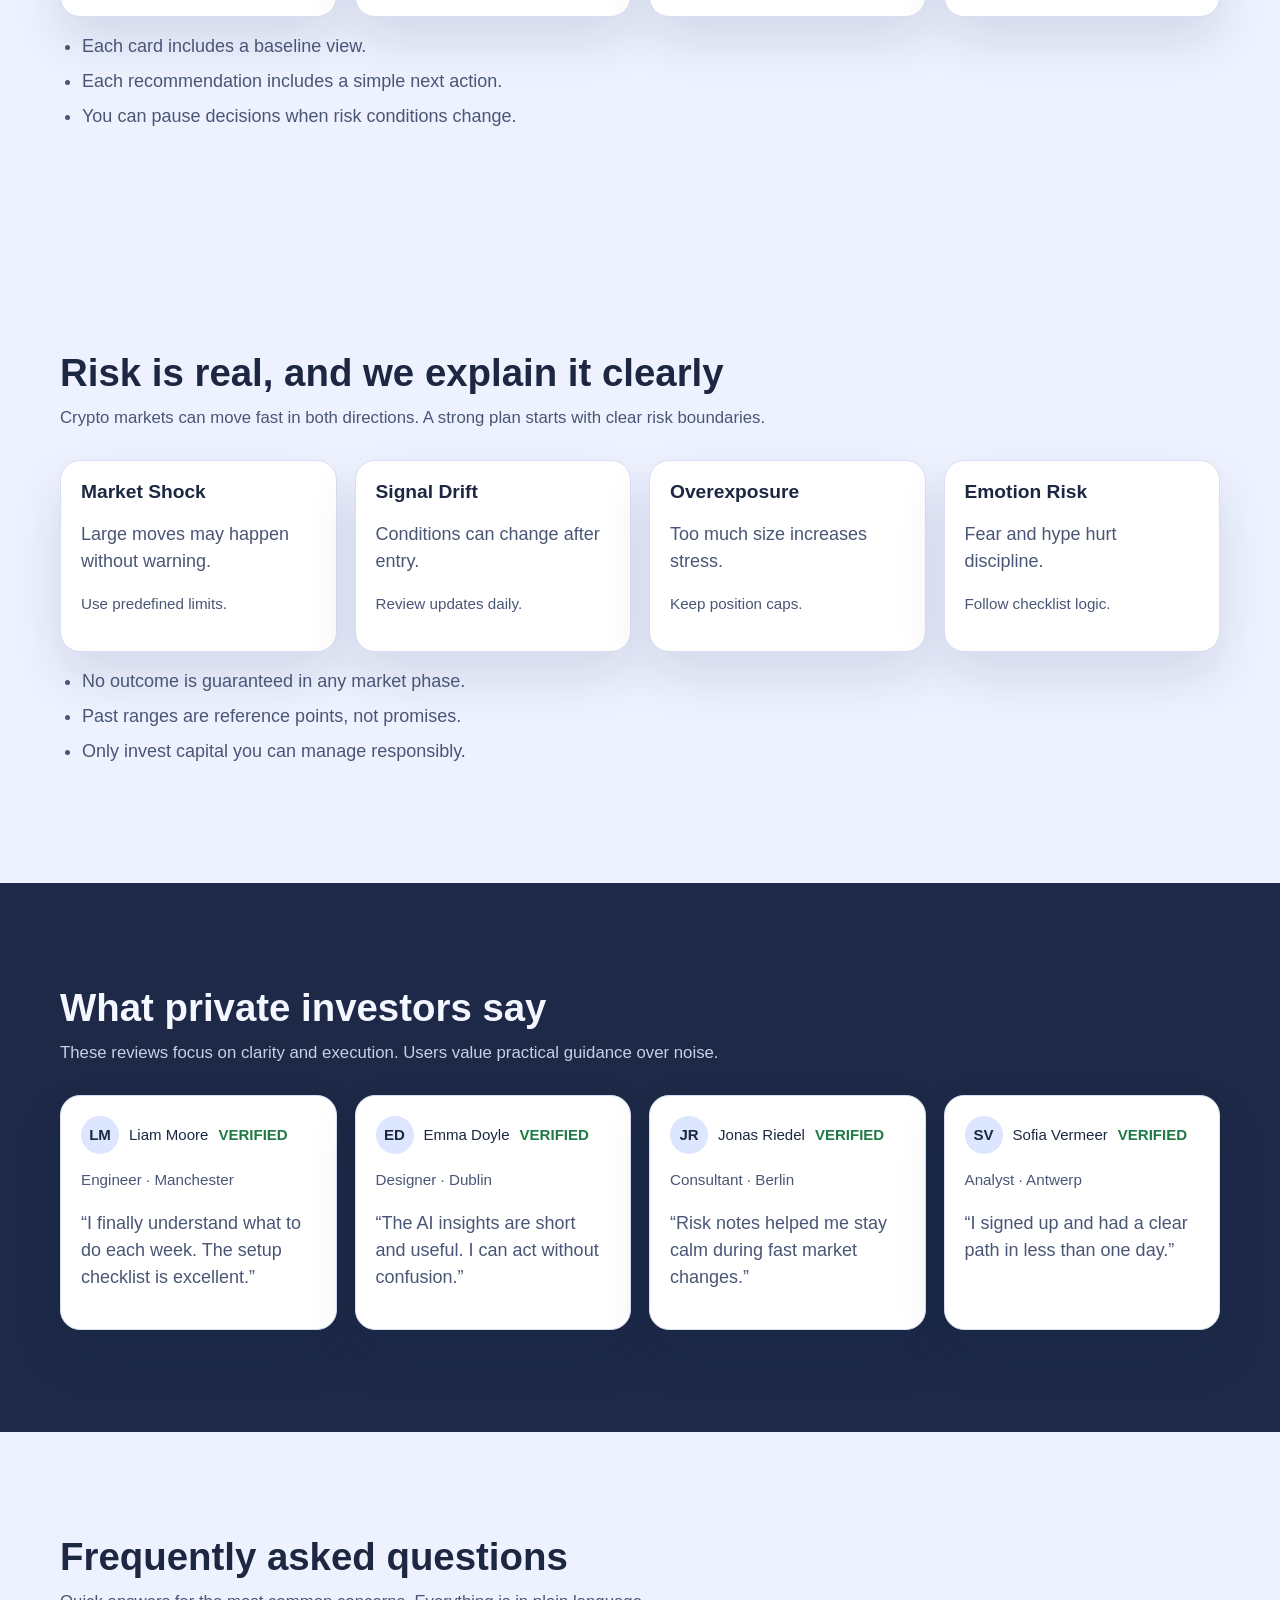
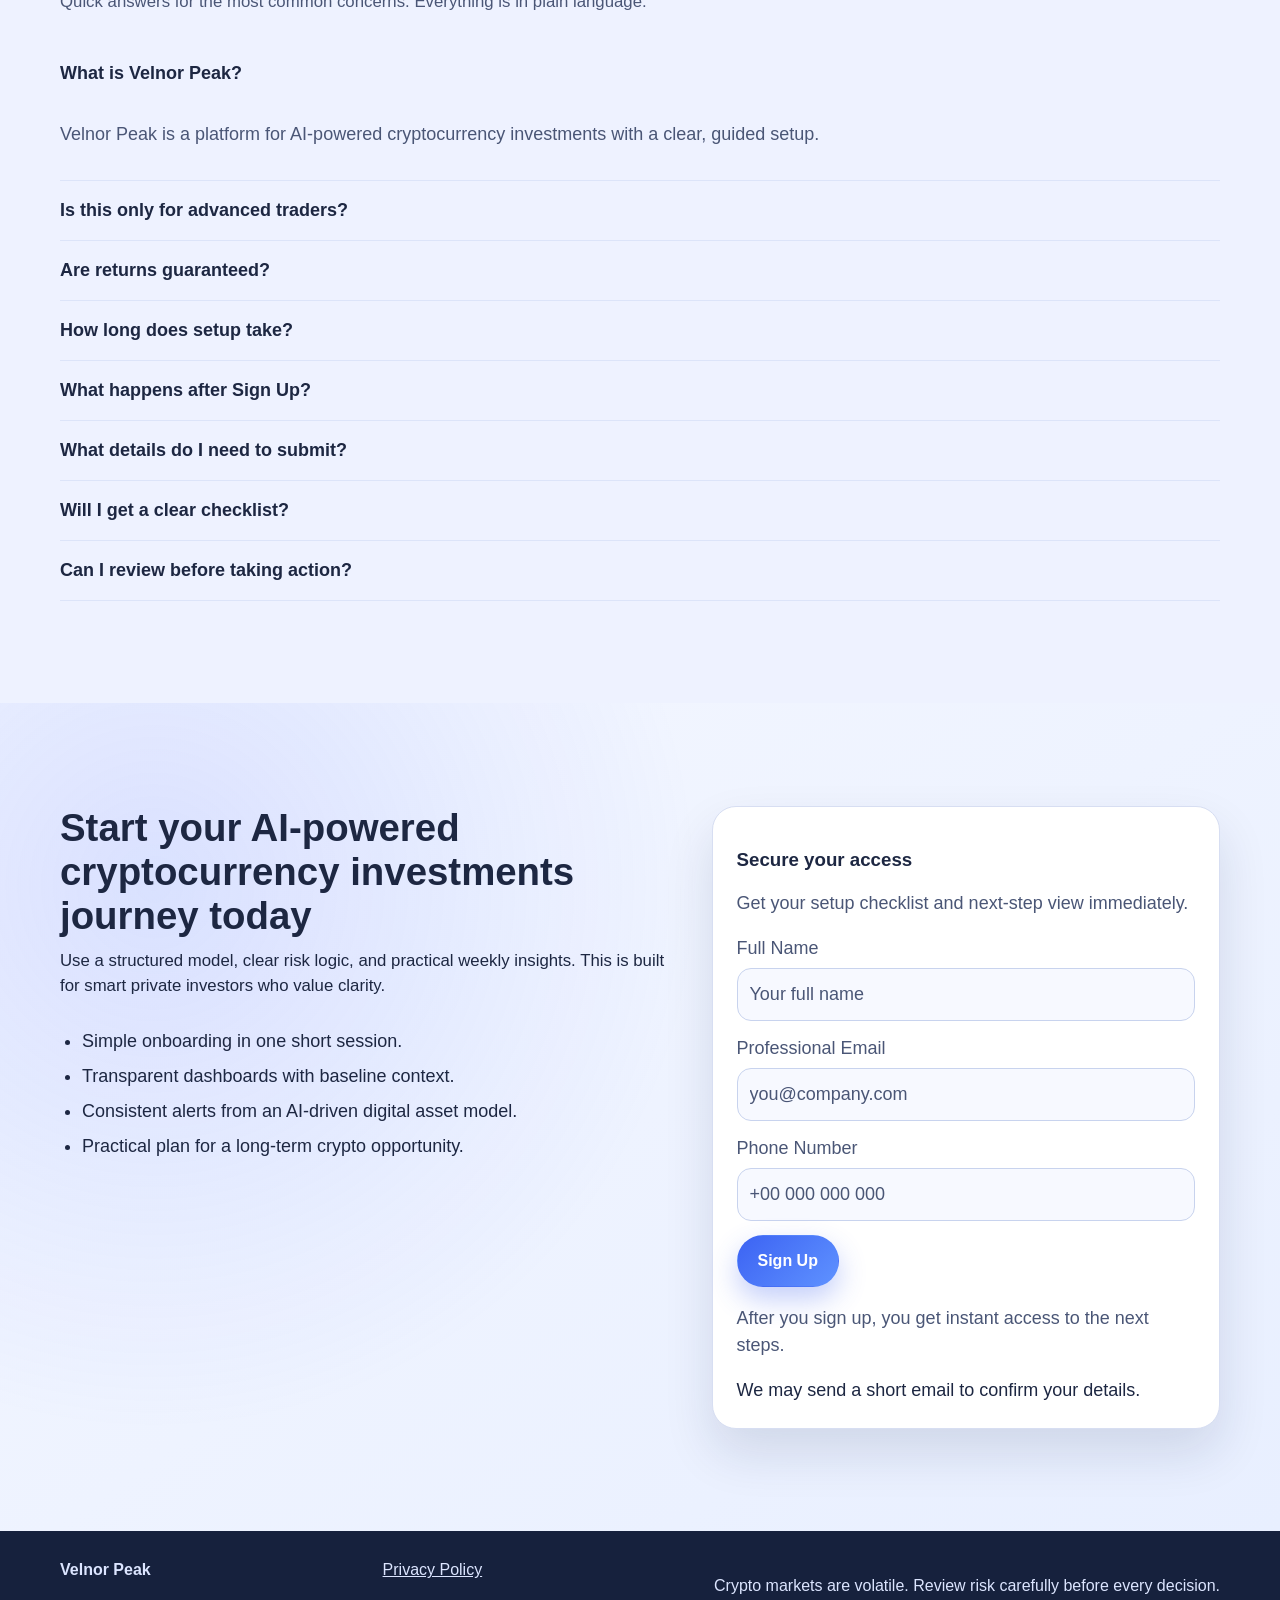
<file: tr/index.html>
<!DOCTYPE html>
<html lang="en">
<head>
  <meta charset="UTF-8" />
  <meta name="viewport" content="width=device-width, initial-scale=1.0" />
  <title>Velnor Peak | AI-Powered Cryptocurrency Investments Türkçe Route</title>
  <meta name="description" content="Explore Velnor Peak, a premium AI-powered cryptocurrency investments landing route for Türkçe visitors. Learn the model, review risk, and sign up in minutes." />
  <link rel="canonical" href="https://velnorpeak.com/tr/" />
  <link rel="alternate" hreflang="en" href="https://velnorpeak.com/" />
  <link rel="alternate" hreflang="de" href="https://velnorpeak.com/de/" />
  <link rel="alternate" hreflang="fr" href="https://velnorpeak.com/fr/" />
  <link rel="alternate" hreflang="es" href="https://velnorpeak.com/es/" />
  <link rel="alternate" hreflang="it" href="https://velnorpeak.com/it/" />
  <link rel="alternate" hreflang="tr" href="https://velnorpeak.com/tr/" />
  <link rel="alternate" hreflang="pt" href="https://velnorpeak.com/pt/" />
  <link rel="alternate" hreflang="jp" href="https://velnorpeak.com/jp/" />
  <link rel="alternate" hreflang="sk" href="https://velnorpeak.com/sk/" />
  <link rel="alternate" hreflang="be" href="https://velnorpeak.com/be/" />
  <link rel="alternate" hreflang="x-default" href="https://velnorpeak.com/" />
  <meta property="og:type" content="website" />
  <meta property="og:title" content="Velnor Peak | AI-Powered Cryptocurrency Investments Türkçe Route" />
  <meta property="og:description" content="Explore Velnor Peak, a premium AI-powered cryptocurrency investments landing route for Türkçe visitors. Learn the model, review risk, and sign up in minutes." />
  <meta property="og:url" content="https://velnorpeak.com/tr/" />
  <meta property="og:site_name" content="Velnor Peak" />
  <meta name="twitter:card" content="summary_large_image" />
  <meta name="twitter:title" content="Velnor Peak | AI-Powered Cryptocurrency Investments Türkçe Route" />
  <meta name="twitter:description" content="Explore Velnor Peak, a premium AI-powered cryptocurrency investments landing route for Türkçe visitors. Learn the model, review risk, and sign up in minutes." />
  <link rel="stylesheet" href="../assets/style.css" />
  <script type="application/ld+json">{"@context":"https://schema.org","@type":"Organization","name":"Velnor Peak","url":"https://velnorpeak.com","logo":"https://velnorpeak.com/assets/img/logo.png","sameAs":[]}</script>
  <script type="application/ld+json">{"@context":"https://schema.org","@type":"WebSite","name":"Velnor Peak","url":"https://velnorpeak.com/","potentialAction":{"@type":"SearchAction","target":"https://velnorpeak.com/?q={search_term_string}","query-input":"required name=search_term_string"}}</script>
  <script type="application/ld+json">{"@context":"https://schema.org","@type":"FAQPage","mainEntity":[{"@type":"Question","name":"What is Velnor Peak?","acceptedAnswer":{"@type":"Answer","text":"Velnor Peak is an AI crypto investing platform focused on clear setup and transparent steps."}},{"@type":"Question","name":"Are returns guaranteed?","acceptedAnswer":{"@type":"Answer","text":"No. Returns depend on market conditions and are never guaranteed."}},{"@type":"Question","name":"What happens after Sign Up?","acceptedAnswer":{"@type":"Answer","text":"After you sign up, you get instant access to the next steps."}}]}</script>
  <script type="application/ld+json">{"@context":"https://schema.org","@type":"Review","itemReviewed":{"@type":"Service","name":"Velnor Peak AI crypto investing access"},"author":{"@type":"Person","name":"Liam Moore"},"reviewRating":{"@type":"Rating","ratingValue":"5","bestRating":"5"},"reviewBody":"The setup flow was clear, practical, and easy to follow in one day."}</script>
</head>
<body>
  <a class="skip-link" href="#main">Skip to content</a>
  <header class="site-header">
    <div class="container header-inner">
      <div class="brand">Velnor Peak</div>
      <nav class="desktop-nav" aria-label="Primary"><a href="#market">Market</a>
        <a href="#model">Model</a>
        <a href="#process">Process</a>
        <a href="#faq">FAQ</a></nav>
      <div class="header-right">
        <div class="language-switcher">
          <button class="language-button" aria-label="Choose language">Türkçe</button>
          <ul class="language-list">
            <li><a href="../index.html">🇬🇧 English</a></li>
            <li><a href="../de/index.html">🇩🇪 Deutsch</a></li>
            <li><a href="../fr/index.html">🇫🇷 Français</a></li>
            <li><a href="../es/index.html">🇪🇸 Español</a></li>
            <li><a href="../it/index.html">🇮🇹 Italiano</a></li>
            <li><a href="../tr/index.html">🇹🇷 Türkçe</a></li>
            <li><a href="../pt/index.html">🇵🇹 Português</a></li>
            <li><a href="../jp/index.html">🇯🇵 日本語</a></li>
            <li><a href="../sk/index.html">🇸🇰 Slovak</a></li>
            <li><a href="../be/index.html">🇧🇪 Nederlands (BE)</a></li>
          </ul>
        </div>
        <a href="#signup" class="cta-button">Sign Up</a>
      </div>
      <button class="burger" aria-label="Open menu"><span></span><span></span><span></span></button>
    </div>
  </header>

  <div class="mobile-drawer" aria-hidden="true">
    <aside class="drawer-panel" role="dialog" aria-modal="true" aria-label="Mobile Menu">
      <button class="drawer-close" aria-label="Close menu">×</button>
      <nav class="mobile-nav" aria-label="Mobile Primary"><a href="#market">Market</a>
        <a href="#model">Model</a>
        <a href="#process">Process</a>
        <a href="#faq">FAQ</a></nav>
      <div class="language-switcher">
        <button class="language-button" aria-label="Choose language">Türkçe</button>
        <ul class="language-list">
            <li><a href="../index.html">🇬🇧 English</a></li>
            <li><a href="../de/index.html">🇩🇪 Deutsch</a></li>
            <li><a href="../fr/index.html">🇫🇷 Français</a></li>
            <li><a href="../es/index.html">🇪🇸 Español</a></li>
            <li><a href="../it/index.html">🇮🇹 Italiano</a></li>
            <li><a href="../tr/index.html">🇹🇷 Türkçe</a></li>
            <li><a href="../pt/index.html">🇵🇹 Português</a></li>
            <li><a href="../jp/index.html">🇯🇵 日本語</a></li>
            <li><a href="../sk/index.html">🇸🇰 Slovak</a></li>
            <li><a href="../be/index.html">🇧🇪 Nederlands (BE)</a></li>
        </ul>
      </div>
      <a href="#signup" class="mobile-cta">Sign Up</a>
    </aside>
  </div>

  <main id="main">
    <section class="section hero" id="top">
      <div class="container hero-grid">
        <div data-animate>
          <span class="badge">AI Market Intelligence</span>
          <h1>AI-powered cryptocurrency investments with clear steps for private investors</h1>
          <div class="lead">
            <p>Velnor Peak gives you a simple AI crypto investing journey built for regular investors. The model reads market shifts, detects momentum, and highlights a practical crypto investment strategy you can understand.</p>
            <p>Why now? Digital asset cycles move fast, and manual decisions are often late. You get a structured view, concise insights, and a setup path built for today’s long-term crypto opportunity.</p>
            <p>After you sign up, you get instant access to the next steps. You can review options and follow a clear setup checklist.</p>
          </div>
          <ul class="bullet-list" aria-label="Trust points">
            <li>Simple dashboard language, no technical overload.</li>
            <li>Clear signals with context and baseline comparison.</li>
            <li>Risk notes on every major recommendation.</li>
            <li>Setup support through guided prompts.</li>
          </ul>
          <div class="performance-range" aria-label="Performance range">
            <div class="range-grid">
              <div class="range-item"><div class="range-value">8–15%</div><div class="range-label">Monthly range</div></div>
              <div class="range-item"><div class="range-value">80–200%</div><div class="range-label">Annual range</div></div>
            </div>
            <p class="range-note">Returns depend on market conditions. Not guaranteed.</p>
          </div>
        </div>
        <div data-animate>
          <form class="form-card signup-form" id="signup" novalidate>
            <h3 class="form-title">Create your investor access</h3>
            <p class="form-sub">Start in minutes with a simple crypto investment approach.</p>
            <label>Full Name<input type="text" name="name" placeholder="Your full name" required /></label>
            <label>Professional Email<input type="email" name="email" placeholder="you@company.com" required /></label>
            <label>Phone Number<input type="tel" name="phone" placeholder="+00 000 000 000" required /></label>
            <button class="cta-button" type="submit">Sign Up</button>
            <p>After you sign up, you get instant access to the next steps.</p>
            <small>We may send a short email to confirm your details.</small>
            <div class="form-success" role="status">Success. Your access request is saved.</div>
          </form>
        </div>
      </div>
    </section>

    <section class="section dark" id="market">
      <div class="container" data-animate>
        <h2>Why the market window matters now</h2>
        <p class="section-intro">Digital assets move in fast phases. AI helps you react with structure instead of emotion.</p>
        <div class="visual-grid">
          <article class="visual">
            <h3>Cycle driver split</h3>
            <div class="stack-bars"><span class="bar-a"></span><span class="bar-b"></span><span class="bar-c"></span><span class="bar-d"></span></div>
            <p><strong>Metric:</strong> 60% trend + 40% liquidity baseline.</p>
            <p><strong>Interpretation:</strong> Trend signals lead when liquidity confirms.</p>
            <p><strong>Investor implication:</strong> Enter with confirmation, not headlines.</p>
          </article>
          <article class="visual">
            <h3>AI vs manual timing</h3>
            <div class="dual-bars"><span class="left"></span><span class="right"></span></div>
            <p><strong>Metric:</strong> 34-hour average gap in signal speed.</p>
            <p><strong>Baseline:</strong> Manual review after daily close.</p>
            <p><strong>Investor implication:</strong> Faster context can reduce delayed entries.</p>
          </article>
        </div>
        <ul class="bullet-list">
          <li>Momentum waves can start before social attention spikes.</li>
          <li>Simple rules prevent overtrading in noisy periods.</li>
          <li>AI-driven digital asset model tracks multiple pairs at once.</li>
        </ul>
      </div>
    </section>

    <section class="section light" id="model">
      <div class="container" data-animate>
        <h2>How the AI crypto investing model works</h2>
        <p class="section-intro">The model combines market structure, risk checks, and execution logic. It gives plain-English prompts, not complex charts.</p>
        <div class="card-grid">
          <article class="card"><h3>Signal Engine</h3><p>Reads momentum and volatility shifts.</p><p class="muted">Updates every market phase.</p></article>
          <article class="card"><h3>Risk Layer</h3><p>Applies stop logic and exposure limits.</p><p class="muted">Keeps sizing practical.</p></article>
          <article class="card"><h3>Opportunity Filter</h3><p>Ranks setups by clarity and strength.</p><p class="muted">Focus on clean entries.</p></article>
          <article class="card"><h3>Action Summary</h3><p>Shows steps you can follow quickly.</p><p class="muted">No technical overload.</p></article>
        </div>
        <p><strong>Investor implication:</strong> You stay consistent with a repeatable crypto investment strategy.</p>
      </div>
    </section>

    <section class="section light" id="process">
      <div class="container" data-animate>
        <h2>Simple process from Sign Up to setup</h2>
        <p class="section-intro">The onboarding path is short. Each step shows one clear action.</p>
        <div class="process-grid">
          <article class="card"><p class="step-time">5 Minute</p><h3>Create profile</h3><p>Enter details and verify email.</p></article>
          <article class="card"><p class="step-time">1–6 Hour</p><h3>Review dashboard</h3><p>See market signals and priorities.</p></article>
          <article class="card"><p class="step-time">6–12 Hour</p><h3>Choose approach</h3><p>Pick preferred risk and pace.</p></article>
          <article class="card"><p class="step-time">12–24 Hour</p><h3>Activate workflow</h3><p>Follow checklist and start monitoring.</p></article>
        </div>
        <p>Most people finish setup in 24 hours.</p>
        <p>After you sign up, you will see a clear setup checklist.</p>
      </div>
    </section>

    <section class="section dark" id="metrics">
      <div class="container" data-animate>
        <h2>Metrics that keep your decisions grounded</h2>
        <p class="section-intro">You get benchmark comparisons with plain labels. Every metric includes context and next action.</p>
        <div class="kpi-panel">
          <div class="kpi-main">
            <h3>Signal confidence hierarchy</h3>
            <p><strong>Primary KPI:</strong> 68% high-confidence sequence alignment.</p>
            <p><strong>Baseline:</strong> 49% in neutral periods.</p>
            <p><strong>Interpretation:</strong> More aligned data means clearer decisions.</p>
            <p><strong>Investor implication:</strong> Wait for strong alignment before scaling.</p>
          </div>
          <div class="kpi-side">
            <article class="visual"><h3>Risk load ring</h3><div class="ring"></div><p>Current exposure zone below aggressive baseline.</p><p>Implication: room for selective additions.</p></article>
            <article class="visual"><h3>Weekly spread</h3><div class="distribution"><span style="height:44%"></span><span style="height:63%"></span><span style="height:88%"></span><span style="height:59%"></span><span style="height:37%"></span></div><p>Distribution favors middle-volatility bands.</p><p>Implication: balanced entries stay efficient.</p></article>
          </div>
        </div>
      </div>
    </section>

    <section class="section light" id="insights">
      <div class="container" data-animate>
        <h2>Insights you can use every week</h2>
        <p class="section-intro">Actionable insight cards keep your plan clear. You can track opportunities without information overload.</p>
        <div class="card-grid">
          <article class="card"><h3>Trend Bias</h3><p>Uptrend strength improving vs monthly average.</p><p class="muted">Implication: keep core positions active.</p></article>
          <article class="card"><h3>Entry Windows</h3><p>Two favorable zones detected this week.</p><p class="muted">Implication: stagger entries for control.</p></article>
          <article class="card"><h3>Volatility Shift</h3><p>Short spikes fading after high-volume days.</p><p class="muted">Implication: avoid impulse trades.</p></article>
          <article class="card"><h3>Capital Pace</h3><p>Steady pacing outperformed lump entries.</p><p class="muted">Implication: use phased commitments.</p></article>
        </div>
        <ul class="bullet-list">
          <li>Each card includes a baseline view.</li>
          <li>Each recommendation includes a simple next action.</li>
          <li>You can pause decisions when risk conditions change.</li>
        </ul>
      </div>
    </section>

    <section class="section light" id="risk">
      <div class="container" data-animate>
        <h2>Risk is real, and we explain it clearly</h2>
        <p class="section-intro">Crypto markets can move fast in both directions. A strong plan starts with clear risk boundaries.</p>
        <div class="card-grid">
          <article class="card"><h3>Market Shock</h3><p>Large moves may happen without warning.</p><p class="muted">Use predefined limits.</p></article>
          <article class="card"><h3>Signal Drift</h3><p>Conditions can change after entry.</p><p class="muted">Review updates daily.</p></article>
          <article class="card"><h3>Overexposure</h3><p>Too much size increases stress.</p><p class="muted">Keep position caps.</p></article>
          <article class="card"><h3>Emotion Risk</h3><p>Fear and hype hurt discipline.</p><p class="muted">Follow checklist logic.</p></article>
        </div>
        <ul class="bullet-list">
          <li>No outcome is guaranteed in any market phase.</li>
          <li>Past ranges are reference points, not promises.</li>
          <li>Only invest capital you can manage responsibly.</li>
        </ul>
      </div>
    </section>

    <section class="section dark" id="reviews">
      <div class="container" data-animate>
        <h2>What private investors say</h2>
        <p class="section-intro">These reviews focus on clarity and execution. Users value practical guidance over noise.</p>
        <div class="card-grid">
          <article class="card"><div class="review-head"><span class="avatar">LM</span> Liam Moore <span class="verified">VERIFIED</span></div><p class="muted">Engineer · Manchester</p><p>“I finally understand what to do each week. The setup checklist is excellent.”</p></article>
          <article class="card"><div class="review-head"><span class="avatar">ED</span> Emma Doyle <span class="verified">VERIFIED</span></div><p class="muted">Designer · Dublin</p><p>“The AI insights are short and useful. I can act without confusion.”</p></article>
          <article class="card"><div class="review-head"><span class="avatar">JR</span> Jonas Riedel <span class="verified">VERIFIED</span></div><p class="muted">Consultant · Berlin</p><p>“Risk notes helped me stay calm during fast market changes.”</p></article>
          <article class="card"><div class="review-head"><span class="avatar">SV</span> Sofia Vermeer <span class="verified">VERIFIED</span></div><p class="muted">Analyst · Antwerp</p><p>“I signed up and had a clear path in less than one day.”</p></article>
        </div>
      </div>
    </section>

    <section class="section light" id="faq">
      <div class="container" data-animate>
        <h2>Frequently asked questions</h2>
        <p class="section-intro">Quick answers for the most common concerns. Everything is in plain language.</p>
        <div class="faq-list">
          <article class="faq-item open"><button class="faq-question" aria-expanded="true">What is Velnor Peak?</button><div class="faq-answer"><p>Velnor Peak is a platform for AI-powered cryptocurrency investments with a clear, guided setup.</p></div></article>
          <article class="faq-item"><button class="faq-question" aria-expanded="false">Is this only for advanced traders?</button><div class="faq-answer"><p>No. It is designed for regular private investors who want a simple process.</p></div></article>
          <article class="faq-item"><button class="faq-question" aria-expanded="false">Are returns guaranteed?</button><div class="faq-answer"><p>No. Returns depend on market conditions. Not guaranteed.</p></div></article>
          <article class="faq-item"><button class="faq-question" aria-expanded="false">How long does setup take?</button><div class="faq-answer"><p>Most people finish setup in 24 hours.</p></div></article>
          <article class="faq-item"><button class="faq-question" aria-expanded="false">What happens after Sign Up?</button><div class="faq-answer"><p>After you sign up, you get instant access to the next steps.</p></div></article>
          <article class="faq-item"><button class="faq-question" aria-expanded="false">What details do I need to submit?</button><div class="faq-answer"><p>Only Full Name, Professional Email, and Phone Number.</p></div></article>
          <article class="faq-item"><button class="faq-question" aria-expanded="false">Will I get a clear checklist?</button><div class="faq-answer"><p>Yes. After you sign up, you will see a clear setup checklist.</p></div></article>
          <article class="faq-item"><button class="faq-question" aria-expanded="false">Can I review before taking action?</button><div class="faq-answer"><p>Yes. You can review the options and choose what to do next.</p></div></article>
        </div>
      </div>
    </section>

    <section class="section final-cta" id="final">
      <div class="container hero-grid" data-animate>
        <div>
          <h2>Start your AI-powered cryptocurrency investments journey today</h2>
          <p class="section-intro">Use a structured model, clear risk logic, and practical weekly insights. This is built for smart private investors who value clarity.</p>
          <ul class="bullet-list">
            <li>Simple onboarding in one short session.</li>
            <li>Transparent dashboards with baseline context.</li>
            <li>Consistent alerts from an AI-driven digital asset model.</li>
            <li>Practical plan for a long-term crypto opportunity.</li>
          </ul>
        </div>
        <form class="form-card signup-form" novalidate>
          <h3 class="form-title">Secure your access</h3>
          <p class="form-sub">Get your setup checklist and next-step view immediately.</p>
          <label>Full Name<input type="text" name="name" placeholder="Your full name" required /></label>
          <label>Professional Email<input type="email" name="email" placeholder="you@company.com" required /></label>
          <label>Phone Number<input type="tel" name="phone" placeholder="+00 000 000 000" required /></label>
          <button class="cta-button" type="submit">Sign Up</button>
          <p>After you sign up, you get instant access to the next steps.</p>
          <small>We may send a short email to confirm your details.</small>
          <div class="form-success" role="status">Success. Your access request is saved.</div>
        </form>
      </div>
    </section>
  </main>

  <footer class="site-footer">
    <div class="container footer-inner">
      <strong>Velnor Peak</strong>
      <a href="#" data-open-privacy class="privacy-link">Privacy Policy</a>
      <p>Crypto markets are volatile. Review risk carefully before every decision.</p>
    </div>
  </footer>

  <div class="modal" id="privacy-modal" aria-hidden="true">
    <div class="modal-panel" role="dialog" aria-modal="true" aria-label="Privacy Policy">
      <div class="modal-head">
        <button data-close-modal aria-label="Close privacy policy" style="float:right;border:0;background:none;font-size:1.6rem;">×</button>
        <h3>Privacy Policy</h3>
      </div>
      <div class="modal-body">
        <h4>Introduction</h4><p>This Privacy Policy explains how Velnor Peak collects, uses, and protects personal data across all site routes.</p>
        <h4>Data collection</h4><p>We collect Full Name, Professional Email, and Phone Number when you submit forms. We also collect technical usage data such as browser type and visit events.</p>
        <h4>Legal basis</h4><p>We process your information based on consent, site operations, and legitimate interest in improving service quality.</p>
        <h4>Cookies</h4><p>We use essential cookies for session stability and analytics cookies for aggregated behavior understanding.</p>
        <h4>Retention</h4><p>We keep form submissions only as long as needed for onboarding and legal record duties.</p>
        <h4>Third-party sharing</h4><p>We may use secure service providers for hosting, analytics, and communication delivery under contractual safeguards.</p>
        <h4>Security</h4><p>We use encryption in transit, access controls, and monitoring practices designed to reduce unauthorized access risk.</p>
        <h4>User rights</h4><p>You can request access, correction, deletion, portability, and processing restriction where applicable under local law.</p>
        <h4>International transfers</h4><p>If data is transferred across borders, we use recognized contractual measures to protect personal data.</p>
        <h4>Industry risk disclosure</h4><p>Digital asset markets are volatile. Information is educational and operational, not guaranteed investment results.</p>
        <h4>Contact</h4><p>For privacy requests, contact privacy@velnorpeak.com. We answer verified requests within a reasonable period.</p>
      </div>
      <div class="modal-foot"><button data-close-modal class="language-button">Close</button></div>
    </div>
  </div>

  <script src="../assets/app.js" defer></script>
</body>
</html>
</file>
<file: assets/style.css>
:root {
  --text-strong: #1d2742;
  --text-muted: #4a5676;
  --text-on-dark: #f4f7ff;
  --text-muted-on-dark: #c6d0e7;
  --surface-0: #f5f7ff;
  --surface-1: #eef2ff;
  --surface-2: #1d2947;
  --surface-card: #ffffff;
  --border-subtle: #d7def2;
  --input-bg: #f7f9ff;
  --input-border: #c8d3ee;
  --focus-ring: rgba(104, 129, 255, 0.3);
  --shadow-soft: 0 24px 50px rgba(20, 37, 77, 0.12);
  --btn-height: 52px;
  --radius-pill: 999px;
  --section-padding: clamp(72px, 8vw, 112px);
  --container-width: 1160px;
}

* {
  box-sizing: border-box;
}

html,
body {
  margin: 0;
  padding: 0;
  overflow-x: hidden;
  scroll-behavior: smooth;
  font-family: "Inter", "Segoe UI", sans-serif;
  background: radial-gradient(circle at 20% 10%, #f8fbff, #eef3ff 45%, #e8eeff 100%);
  color: var(--text-strong);
}

img {
  max-width: 100%;
  display: block;
}

a {
  color: inherit;
  text-decoration: none;
}

input,
button,
textarea,
select {
  font: inherit;
}

.container {
  width: min(var(--container-width), 100% - 40px);
  margin: 0 auto;
}

.skip-link {
  position: absolute;
  left: -999px;
  top: 0;
}

.skip-link:focus {
  left: 16px;
  top: 16px;
  background: #fff;
  padding: 10px 14px;
  border-radius: 8px;
  z-index: 2000;
}

.site-header {
  position: sticky;
  top: 0;
  z-index: 1000;
  backdrop-filter: blur(12px);
  background: linear-gradient(90deg, rgba(238, 243, 255, 0.9), rgba(229, 238, 255, 0.85));
  border-bottom: 1px solid rgba(173, 190, 235, 0.5);
}

.header-inner {
  min-height: 78px;
  display: flex;
  align-items: center;
  justify-content: space-between;
  gap: 18px;
}

.brand {
  font-size: 1.25rem;
  font-weight: 700;
  letter-spacing: 0.04em;
}

.desktop-nav {
  display: flex;
  gap: 24px;
  font-size: 1rem;
  color: var(--text-muted);
}

.desktop-nav a:hover,
.desktop-nav a:focus-visible {
  color: var(--text-strong);
}

.header-right {
  display: flex;
  align-items: center;
  gap: 12px;
}

.language-switcher {
  position: relative;
}

.language-button,
.cta-button,
.mobile-cta {
  height: var(--btn-height);
  border-radius: var(--radius-pill);
  padding: 0 20px;
  border: 1px solid transparent;
  font-size: 1rem;
  font-weight: 600;
  display: inline-flex;
  align-items: center;
  justify-content: center;
  cursor: pointer;
}

.language-button {
  background: #ffffff;
  border-color: var(--border-subtle);
  color: var(--text-strong);
}

.language-button::after {
  content: "▾";
  font-size: 0.8rem;
  margin-left: 8px;
}

.language-list {
  list-style: none;
  margin: 10px 0 0;
  padding: 8px;
  position: absolute;
  right: 0;
  min-width: 214px;
  border-radius: 16px;
  background: #ffffff;
  border: 1px solid var(--border-subtle);
  box-shadow: var(--shadow-soft);
  display: none;
}

.language-switcher.open .language-list {
  display: block;
}

.language-list a {
  display: flex;
  align-items: center;
  gap: 8px;
  padding: 9px 10px;
  border-radius: 10px;
  font-size: 0.96rem;
  color: var(--text-muted);
}

.language-list a:hover,
.language-list a:focus-visible {
  background: var(--surface-1);
  color: var(--text-strong);
}

.cta-button,
.mobile-cta {
  background: linear-gradient(135deg, #3c63f3, #5f92ff);
  color: #ffffff;
  box-shadow: 0 12px 28px rgba(57, 94, 240, 0.3);
}

.cta-button:hover,
.mobile-cta:hover {
  transform: translateY(-1px);
}

.burger {
  display: none;
  height: var(--btn-height);
  width: var(--btn-height);
  border-radius: 50%;
  border: 1px solid var(--border-subtle);
  background: #ffffff;
}

.burger span {
  display: block;
  width: 20px;
  height: 2px;
  background: var(--text-strong);
  margin: 4px auto;
}

.mobile-drawer {
  position: fixed;
  inset: 0;
  background: rgba(17, 27, 52, 0.44);
  display: none;
}

.mobile-drawer.open {
  display: block;
}

.drawer-panel {
  width: min(360px, 88vw);
  height: 100%;
  margin-left: auto;
  background: #ffffff;
  padding: 20px;
  display: flex;
  flex-direction: column;
  gap: 18px;
}

.drawer-close {
  align-self: flex-end;
  background: none;
  border: 0;
  font-size: 2rem;
}

.mobile-nav {
  display: grid;
  gap: 10px;
}

.mobile-nav a {
  padding: 8px 0;
  color: var(--text-muted);
}

.section {
  position: relative;
  padding: var(--section-padding) 0;
  overflow: hidden;
}

.section::before {
  content: "";
  position: absolute;
  inset: -10% -10% auto;
  height: 46%;
  pointer-events: none;
  opacity: 0.52;
}

.section.light {
  background: var(--surface-1);
  color: var(--text-strong);
}
.section.light p,
.section.light li {
  color: var(--text-muted);
}

.section.dark {
  background: var(--surface-2);
  color: var(--text-on-dark);
}
.section.dark p,
.section.dark li {
  color: var(--text-muted-on-dark);
}

.section h2 {
  font-size: clamp(2rem, 3vw, 2.5rem);
  margin: 0 0 10px;
}

.section-intro {
  max-width: 760px;
  margin: 0 0 30px;
  font-size: 1.05rem;
}

.hero {
  background:
    radial-gradient(circle at 12% 18%, rgba(90, 128, 255, 0.36), transparent 35%),
    radial-gradient(circle at 82% 10%, rgba(116, 207, 255, 0.32), transparent 37%),
    linear-gradient(145deg, #edf3ff 0%, #e4ecff 50%, #edf0ff 100%);
}

.hero-grid {
  display: grid;
  grid-template-columns: 1.1fr 0.9fr;
  gap: 30px;
  align-items: start;
}

.badge {
  display: inline-flex;
  padding: 8px 14px;
  border-radius: var(--radius-pill);
  background: rgba(65, 98, 241, 0.12);
  color: #304ab4;
  font-weight: 600;
  margin-bottom: 16px;
}

h1 {
  font-size: clamp(2.2rem, 4.2vw, 3.4rem);
  line-height: 1.1;
  margin: 0 0 12px;
}

.lead p,
main p,
li,
label,
input,
button,
small {
  font-size: 18px;
  line-height: 1.5;
}

.bullet-list {
  padding-left: 22px;
  display: grid;
  gap: 8px;
}

.performance-range {
  margin: 26px 0;
  border-radius: 24px;
  padding: 20px;
  background: linear-gradient(120deg, #1f2f63, #2e4687);
  color: #ffffff;
  box-shadow: 0 25px 50px rgba(19, 36, 76, 0.35);
}

.range-grid {
  display: grid;
  grid-template-columns: repeat(2, 1fr);
  gap: 16px;
}

.range-item {
  background: rgba(255, 255, 255, 0.1);
  border-radius: 18px;
  padding: 18px;
}

.range-value {
  font-size: clamp(2rem, 4vw, 2.8rem);
  font-weight: 700;
}

.range-label {
  margin-top: 6px;
  color: #d8e3ff;
}

.range-note {
  margin-top: 12px;
  font-size: 0.94rem;
  color: #d8e3ff;
}

.form-card {
  background: var(--surface-card);
  color: var(--text-strong);
  border: 1px solid var(--border-subtle);
}

.form-card,
.form-card * {
  font-family: inherit;
}

.form-card {
  border-radius: 24px;
  padding: 24px;
  box-shadow: var(--shadow-soft);
}

.form-card h3,
.form-card .form-title {
  color: var(--text-strong);
}

.form-card p,
.form-card .form-sub,
.form-card label,
.form-card input,
.form-card input::placeholder,
.form-card small {
  font-size: 18px;
  line-height: 1.5;
}

.form-card p,
.form-card .form-sub,
.form-card label {
  color: var(--text-muted);
}

.form-card input {
  width: 100%;
  margin-top: 6px;
  margin-bottom: 14px;
  border-radius: 14px;
  padding: 12px;
  background: var(--input-bg);
  color: var(--text-strong);
  border: 1px solid var(--input-border);
  -webkit-appearance: none;
  appearance: none;
}

.form-card input::placeholder {
  color: var(--text-muted);
}

.form-card input:focus {
  outline: none;
  box-shadow: 0 0 0 4px var(--focus-ring);
  border-color: transparent;
}

.form-success {
  display: none;
  margin-top: 10px;
  color: #1f7a44;
  font-weight: 600;
}

.form-success.show {
  display: block;
}

.card-grid {
  display: grid;
  grid-template-columns: repeat(4, minmax(0, 1fr));
  gap: 18px;
}

.card {
  background: var(--surface-card);
  color: var(--text-strong);
  border: 1px solid var(--border-subtle);
}

.card p,
.card li,
.card .muted {
  color: var(--text-muted);
}

.section.dark .card {
  background: var(--surface-card);
  color: var(--text-strong);
}

.section.dark .card p,
.section.dark .card li,
.section.dark .card .muted {
  color: var(--text-muted);
}

.card,
.card * {
  opacity: 1 !important;
}

.card p,
.card li {
  opacity: 1 !important;
}

.card {
  border-radius: 20px;
  padding: 20px;
  box-shadow: var(--shadow-soft);
}

.card h3 {
  margin: 0 0 6px;
  font-size: 1.2rem;
}

.muted {
  font-size: 0.95rem;
}

.visual-grid {
  display: grid;
  grid-template-columns: repeat(2, minmax(0, 1fr));
  gap: 20px;
}

.visual {
  border-radius: 20px;
  padding: 22px;
  background: linear-gradient(140deg, #ffffff, #f1f5ff);
  border: 1px solid #d7def2;
}

.stack-bars {
  display: flex;
  gap: 6px;
  margin: 14px 0;
}

.stack-bars span {
  height: 18px;
  border-radius: 10px;
}

.bar-a { width: 35%; background: #6b89ff; }
.bar-b { width: 25%; background: #48b8ff; }
.bar-c { width: 20%; background: #6dd8d0; }
.bar-d { width: 20%; background: #a9baf2; }

.dual-bars {
  display: flex;
  align-items: flex-end;
  gap: 16px;
  height: 120px;
  margin: 14px 0;
}

.dual-bars span {
  width: 44px;
  border-radius: 12px 12px 0 0;
}

.dual-bars .left { height: 72px; background: #a8b8e9; }
.dual-bars .right { height: 110px; background: #4d73ff; }

.distribution {
  display: grid;
  grid-template-columns: repeat(5, 1fr);
  gap: 8px;
  align-items: end;
  height: 126px;
  margin: 14px 0;
}

.distribution span {
  border-radius: 10px 10px 0 0;
  background: linear-gradient(180deg, #7e9eff, #c4d0ff);
}

.ring {
  width: 130px;
  aspect-ratio: 1;
  border-radius: 50%;
  background: conic-gradient(#4d73ff 0 68%, #ccdafc 68% 100%);
  margin: 14px 0;
  position: relative;
}

.ring::after {
  content: "68%";
  position: absolute;
  inset: 18px;
  border-radius: 50%;
  background: #fff;
  display: grid;
  place-items: center;
  font-weight: 700;
}

.process-grid {
  display: grid;
  grid-template-columns: repeat(4, minmax(0, 1fr));
  gap: 16px;
}

.step-time { font-weight: 700; color: #4c67d7; }

.kpi-panel {
  display: grid;
  grid-template-columns: 1.2fr 1fr;
  gap: 16px;
}

.kpi-main {
  padding: 20px;
  border-radius: 20px;
  background: linear-gradient(140deg, #243871, #3f5ca7);
  color: #fff;
}

.kpi-side {
  display: grid;
  gap: 12px;
}

.review-head {
  display: flex;
  align-items: center;
  gap: 10px;
  margin-bottom: 10px;
  font-size: 0.94rem;
}

.avatar {
  width: 38px;
  height: 38px;
  border-radius: 50%;
  display: grid;
  place-items: center;
  font-weight: 700;
  background: #dde6ff;
}

.verified {
  color: #1f7a44;
  font-weight: 600;
}

.faq-item {
  border-bottom: 1px solid rgba(212, 223, 247, 0.7);
}

.faq-question {
  width: 100%;
  text-align: left;
  background: none;
  border: 0;
  padding: 16px 0;
  font-weight: 600;
  color: inherit;
}

.faq-answer {
  max-height: 0;
  overflow: hidden;
  transition: max-height 0.3s ease, opacity 0.3s ease;
  opacity: 0;
}

.faq-item.open .faq-answer {
  max-height: 220px;
  opacity: 1;
  padding-bottom: 14px;
}

.final-cta {
  background:
    radial-gradient(circle at 12% 22%, rgba(105, 130, 255, 0.18), transparent 42%),
    linear-gradient(145deg, #f4f7ff, #e8efff);
}

.site-footer {
  background: #16213d;
  color: #dce5ff;
  padding: 30px 0;
}

.footer-inner {
  display: flex;
  justify-content: space-between;
  flex-wrap: wrap;
  gap: 14px;
}

.privacy-link {
  text-decoration: underline;
}

.modal {
  position: fixed;
  inset: 0;
  background: rgba(15, 21, 36, 0.55);
  display: none;
  z-index: 1200;
}

.modal.open { display: grid; place-items: center; }

.modal-panel {
  width: min(760px, calc(100% - 32px));
  max-height: 86vh;
  background: #fff;
  border-radius: 18px;
  overflow: hidden;
  display: grid;
  grid-template-rows: auto 1fr auto;
}

.modal-head,
.modal-foot {
  padding: 14px 18px;
  border-bottom: 1px solid #dbe3f8;
}

.modal-foot {
  border-bottom: 0;
  border-top: 1px solid #dbe3f8;
}

.modal-body {
  overflow-y: auto;
  padding: 18px;
}

body.lock {
  overflow: hidden;
}

[data-animate] {
  opacity: 0;
  transform: translateY(18px);
  transition: transform 0.5s ease, opacity 0.5s ease;
}

[data-animate].show {
  opacity: 1;
  transform: translateY(0);
}

@media (prefers-reduced-motion: reduce) {
  *, *::before, *::after {
    animation-duration: 0s !important;
    transition-duration: 0s !important;
    scroll-behavior: auto !important;
  }
}

@media (max-width: 900px) {
  .desktop-nav,
  .header-right .language-switcher,
  .header-right .cta-button { display: none; }
  .burger { display: block; }
  .hero-grid,
  .visual-grid,
  .kpi-panel { grid-template-columns: 1fr; }
  .card-grid,
  .process-grid { grid-template-columns: repeat(2, minmax(0, 1fr)); }
}

@media (max-width: 640px) {
  .container { width: calc(100% - 32px); }
  .card-grid,
  .process-grid,
  .range-grid { grid-template-columns: 1fr; }
}
</file>
